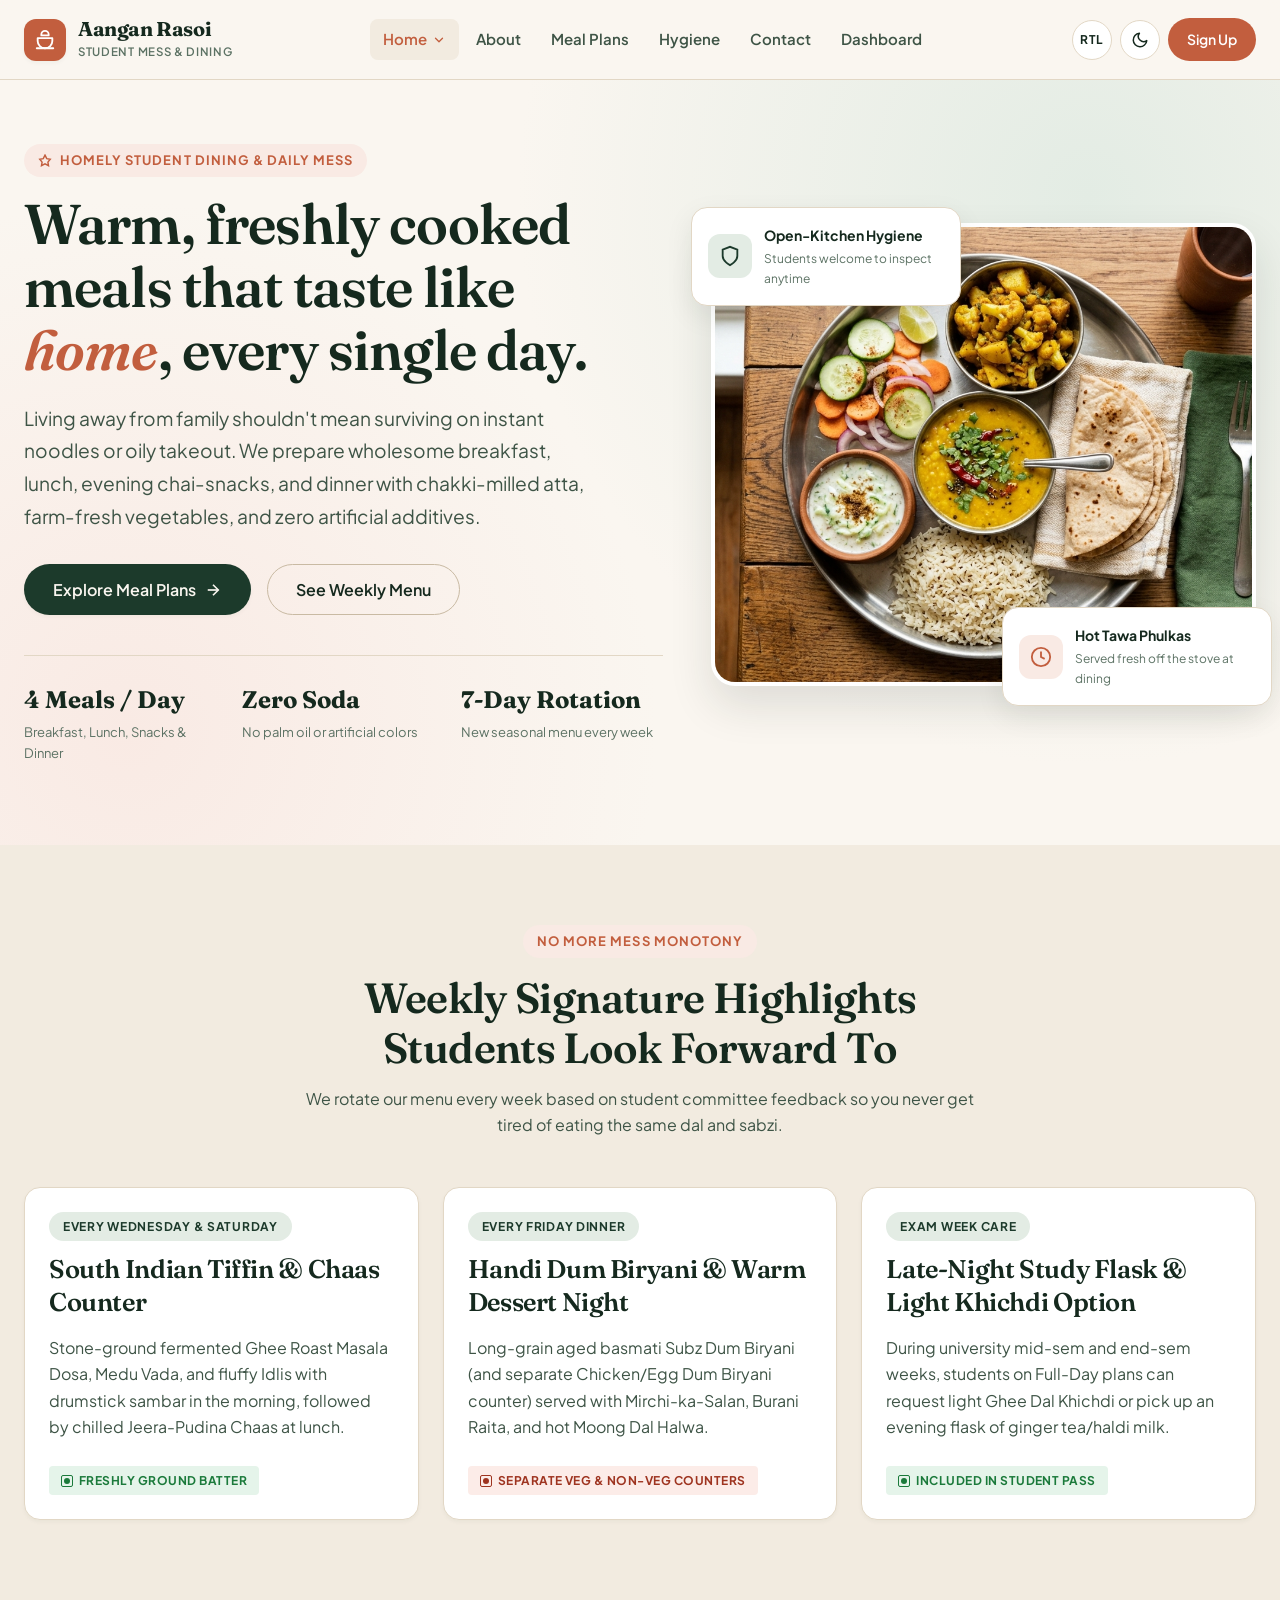
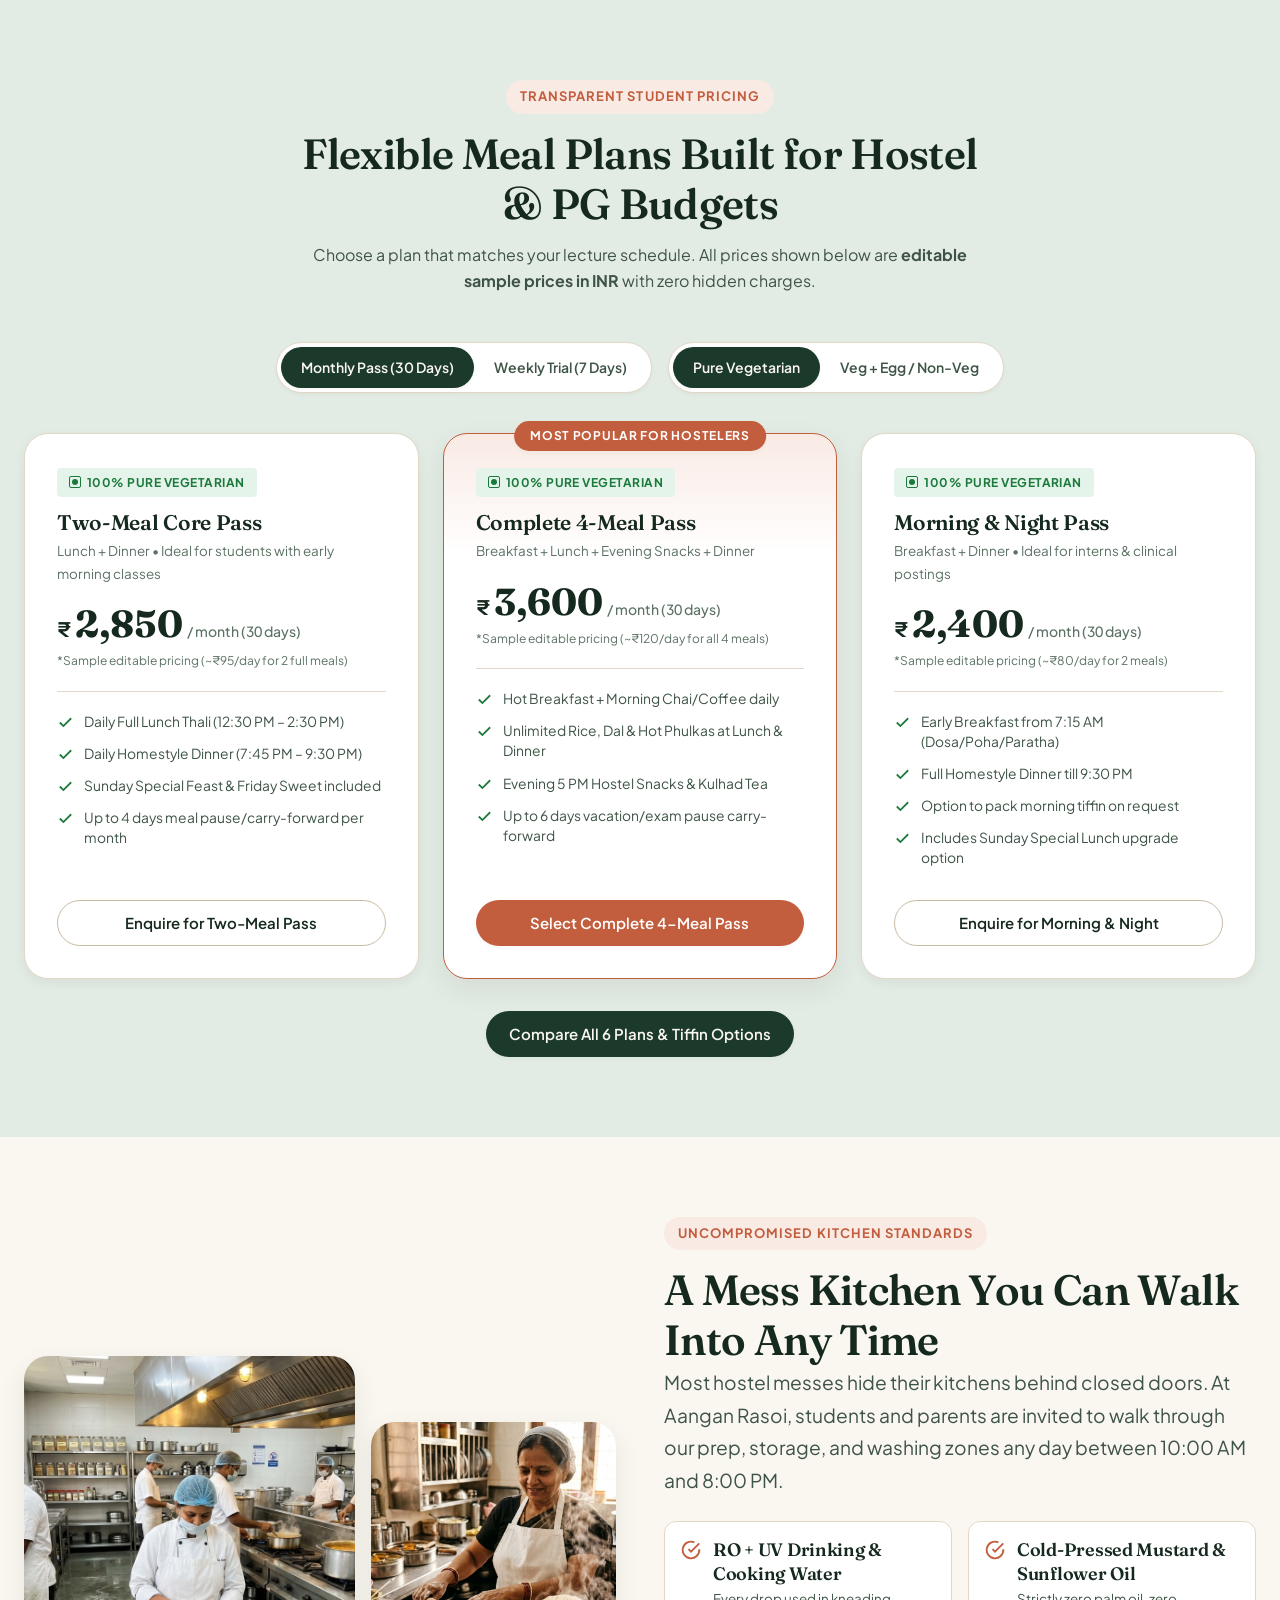
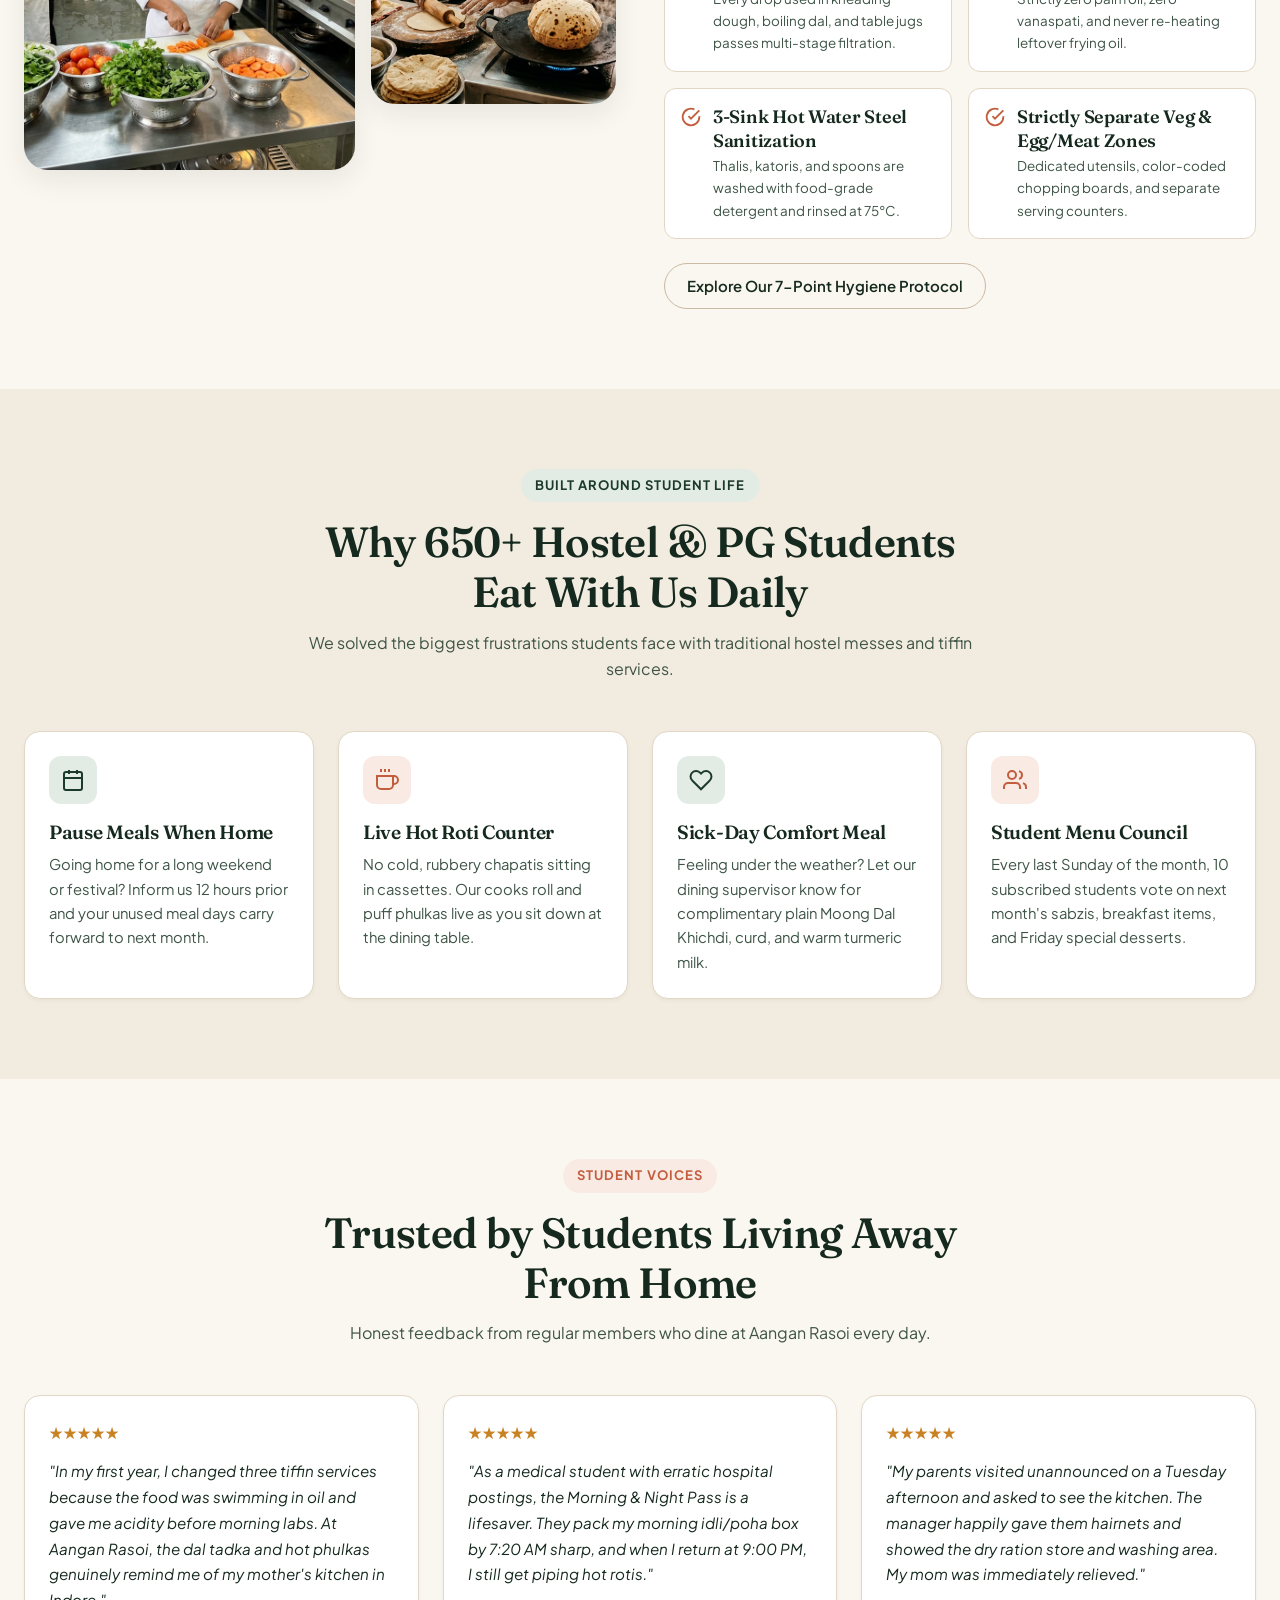
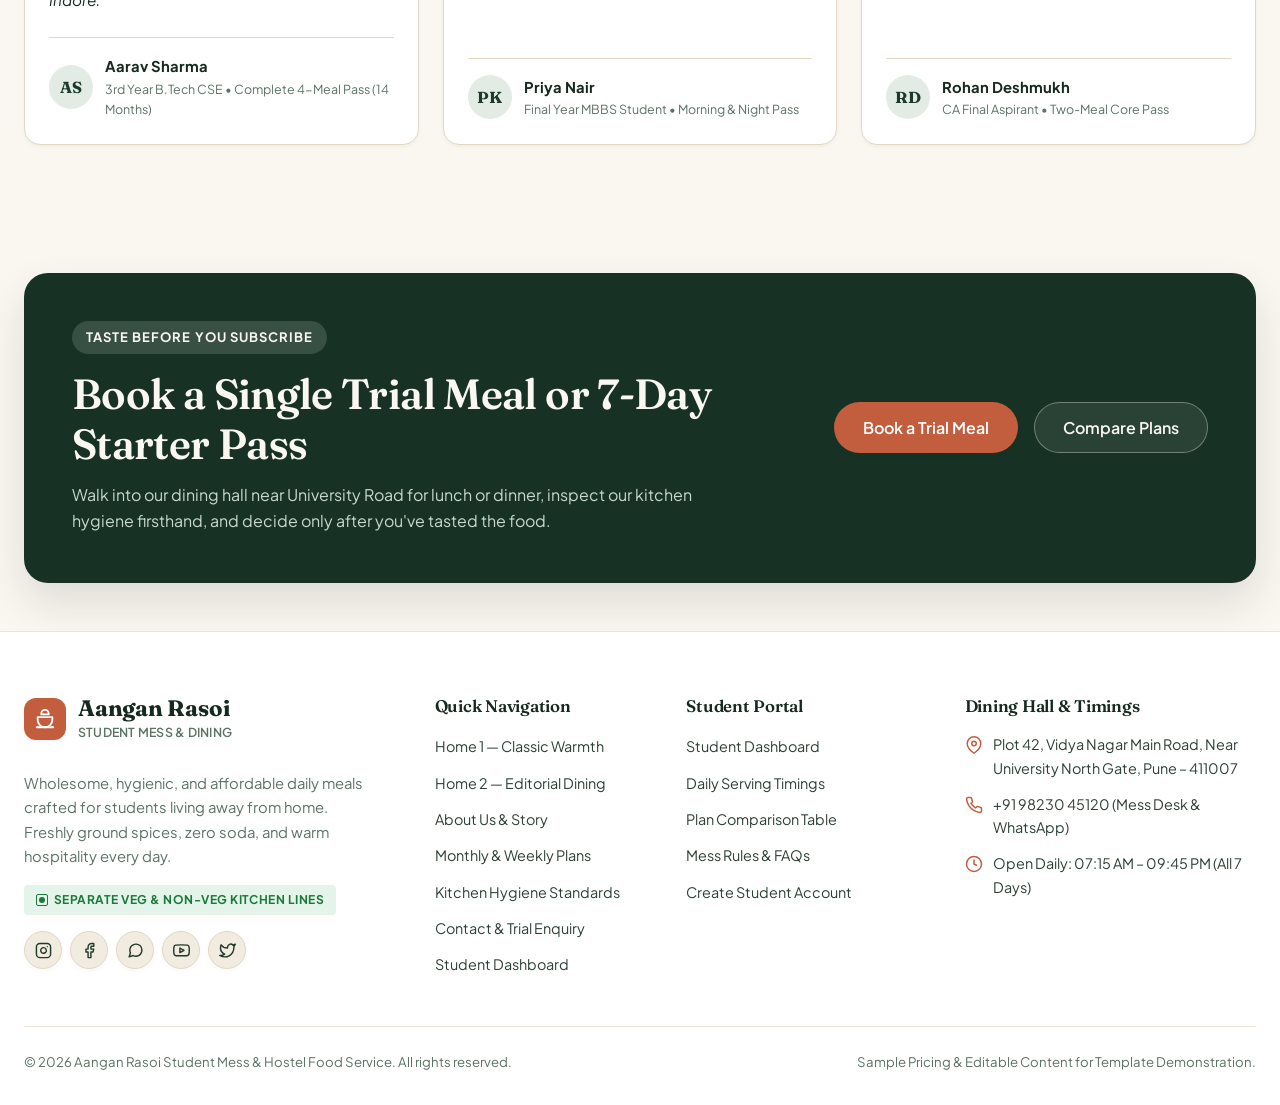
<file: index.html>
<!DOCTYPE html>
<html lang="en" data-theme="light">

<head>
  <meta charset="UTF-8" />
  <meta name="viewport" content="width=device-width, initial-scale=1.0" />
  <title>Aangan Rasoi — Homely Student Mess &amp; Hostel Food Service | Home 1</title>
  <meta name="description"
    content="Freshly prepared, hygienic, homely daily meals for college and hostel students. Transparent monthly and weekly meal plans covering breakfast, lunch, snacks, and dinner." />
  <link rel="icon" type="image/svg+xml" href="assets/images/favicon.svg" />
  <link rel="stylesheet" href="css/styles.css" />
</head>

<body>
  <a href="#main-content" class="skip-link">Skip to main content</a>

  <!-- ======================= STICKY NAVBAR ======================= -->
  <header class="site-header">
    <div class="container navbar">
      <a href="index.html" class="brand-logo" aria-label="Aangan Rasoi Home">
        <span class="brand-mark" aria-hidden="true">
          <svg width="22" height="22" viewBox="0 0 24 24" fill="none" stroke="currentColor" stroke-width="2"
            stroke-linecap="round" stroke-linejoin="round">
            <path d="M12 2a4 4 0 0 1 4 4v1H8V6a4 4 0 0 1 4-4z" />
            <path d="M4 10h16v3a8 8 0 0 1-16 0v-3z" />
            <path d="M3 21h18" />
          </svg>
        </span>
        <span class="brand-text">
          <span class="brand-name">Aangan Rasoi</span>
          <span class="brand-tagline">Student Mess &amp; Dining</span>
        </span>
      </a>

      <nav aria-label="Primary Navigation">
        <ul class="nav-menu" id="primary-nav-menu">
          <li class="nav-item dropdown">
            <button type="button" class="nav-link dropdown-toggle active" aria-expanded="false" aria-haspopup="true">
              <span>Home</span>
              <svg class="dropdown-chevron" viewBox="0 0 24 24" fill="none" stroke="currentColor" stroke-width="2.2"
                stroke-linecap="round" stroke-linejoin="round" aria-hidden="true">
                <polyline points="6 9 12 15 18 9"></polyline>
              </svg>
            </button>
            <div class="dropdown-menu" role="menu">
              <a href="index.html" class="dropdown-item active" role="menuitem">
                <span class="dropdown-item-title">Home 1 — Classic Homely</span>
                <span class="dropdown-item-desc">Warm hospitality &amp; full mess experience</span>
              </a>
              <a href="home-2.html" class="dropdown-item" role="menuitem">
                <span class="dropdown-item-title">Home 2 — Editorial Dining</span>
                <span class="dropdown-item-desc">Menu-first showcase &amp; kitchen story</span>
              </a>
            </div>
          </li>
          <li class="nav-item">
            <a href="about.html" class="nav-link">About</a>
          </li>
          <li class="nav-item">
            <a href="meal-plans.html" class="nav-link">Meal Plans</a>
          </li>
          <li class="nav-item">
            <a href="hygiene.html" class="nav-link">Hygiene</a>
          </li>
          <li class="nav-item">
            <a href="contact.html" class="nav-link">Contact</a>
          </li>
          <li class="nav-item">
            <a href="dashboard.html" class="nav-link">Dashboard</a>
          </li>

          <!-- Mobile Drawer Footer Actions -->
          <li class="mobile-nav-footer">
            <a href="signup.html" class="btn btn-terracotta btn-full">Sign Up</a>
          </li>
        </ul>
      </nav>

      <div class="nav-actions">
        <!-- RTL Toggle Button: Same style as theme button, ONLY "RTL" text inside -->
        <button type="button" class="rtl-toggle" id="rtl-toggle" aria-label="Toggle RTL direction"
          title="Toggle RTL direction">RTL</button>

        <!-- Theme Toggle Button -->
        <button type="button" class="theme-toggle" aria-label="Switch to dark mode" title="Toggle Light/Dark Theme">
          <svg class="icon-moon" viewBox="0 0 24 24" fill="none" stroke="currentColor" stroke-width="2"
            stroke-linecap="round" stroke-linejoin="round" aria-hidden="true">
            <path d="M21 12.79A9 9 0 1 1 11.21 3 7 7 0 0 0 21 12.79z"></path>
          </svg>
          <svg class="icon-sun" viewBox="0 0 24 24" fill="none" stroke="currentColor" stroke-width="2"
            stroke-linecap="round" stroke-linejoin="round" aria-hidden="true">
            <circle cx="12" cy="12" r="5"></circle>
            <line x1="12" y1="1" x2="12" y2="3"></line>
            <line x1="12" y1="21" x2="12" y2="23"></line>
            <line x1="4.22" y1="4.22" x2="5.64" y2="5.64"></line>
            <line x1="18.36" y1="18.36" x2="19.78" y2="19.78"></line>
            <line x1="1" y1="12" x2="3" y2="12"></line>
            <line x1="21" y1="12" x2="23" y2="12"></line>
            <line x1="4.22" y1="19.78" x2="5.64" y2="18.36"></line>
            <line x1="18.36" y1="5.64" x2="19.78" y2="4.22"></line>
          </svg>
        </button>

        <a href="signup.html" class="nav-signup-btn nav-signup-desktop">Sign Up</a>

        <button type="button" class="mobile-menu-toggle" aria-expanded="false" aria-controls="primary-nav-menu"
          aria-label="Toggle Navigation Menu">
          <svg class="icon-menu" viewBox="0 0 24 24" fill="none" stroke="currentColor" stroke-width="2.2"
            stroke-linecap="round" stroke-linejoin="round" aria-hidden="true">
            <line x1="3" y1="6" x2="21" y2="6"></line>
            <line x1="3" y1="12" x2="21" y2="12"></line>
            <line x1="3" y1="18" x2="21" y2="18"></line>
          </svg>
          <svg class="icon-close" viewBox="0 0 24 24" fill="none" stroke="currentColor" stroke-width="2.2"
            stroke-linecap="round" stroke-linejoin="round" aria-hidden="true">
            <line x1="18" y1="6" x2="6" y2="18"></line>
            <line x1="6" y1="6" x2="18" y2="18"></line>
          </svg>
        </button>
      </div>
    </div>
  </header>

  <main id="main-content">
    <!-- ======================= HERO SECTION ======================= -->
    <section class="hero-home-1">
      <div class="container hero-grid">
        <div class="hero-content">
          <span class="eyebrow">
            <svg width="14" height="14" viewBox="0 0 24 24" fill="none" stroke="currentColor" stroke-width="2.5"
              aria-hidden="true">
              <path d="M12 2L15 8L21 9L17 14L18 20L12 17L6 20L7 14L3 9L9 8L12 2Z" />
            </svg>
            Homely Student Dining &amp; Daily Mess
          </span>
          <h1>Warm, freshly cooked meals that taste like <em>home</em>, every single day.</h1>
          <p class="lead">
            Living away from family shouldn't mean surviving on instant noodles or oily takeout. We prepare wholesome
            breakfast, lunch, evening chai-snacks, and dinner with chakki-milled atta, farm-fresh vegetables, and zero
            artificial additives.
          </p>
          <div class="hero-cta-group">
            <a href="meal-plans.html" class="btn btn-primary btn-lg">
              Explore Meal Plans
              <svg width="18" height="18" viewBox="0 0 24 24" fill="none" stroke="currentColor" stroke-width="2.2"
                aria-hidden="true">
                <line x1="5" y1="12" x2="19" y2="12"></line>
                <polyline points="12 5 19 12 12 19"></polyline>
              </svg>
            </a>
            <a href="home-2.html#weekly-matrix" class="btn btn-outline btn-lg">See Weekly Menu</a>
          </div>

          <div class="hero-trust-strip">
            <div class="trust-stat">
              <span class="trust-stat-val tabular-nums">4 Meals / Day</span>
              <span class="trust-stat-label">Breakfast, Lunch, Snacks &amp; Dinner</span>
            </div>
            <div class="trust-stat">
              <span class="trust-stat-val">Zero Soda</span>
              <span class="trust-stat-label">No palm oil or artificial colors</span>
            </div>
            <div class="trust-stat">
              <span class="trust-stat-val tabular-nums">7-Day Rotation</span>
              <span class="trust-stat-label">New seasonal menu every week</span>
            </div>
          </div>
        </div>

        <div class="hero-visual">
          <div class="hero-image-frame">
            <img src="assets/images/hero-thali.jpg"
              alt="Freshly prepared Indian student mess lunch thali with yellow dal tadka, aloo gobi, jeera rice, hot phulkas, salad and raita"
              width="800" height="680" />
          </div>

          <div class="hero-floating-card top-left">
            <div class="floating-icon">
              <svg width="22" height="22" viewBox="0 0 24 24" fill="none" stroke="currentColor" stroke-width="2"
                aria-hidden="true">
                <path d="M12 22s8-4 8-10V5l-8-3-8 3v7c0 6 8 10 8 10z"></path>
              </svg>
            </div>
            <div>
              <div class="floating-card-title">Open-Kitchen Hygiene</div>
              <div class="floating-card-sub">Students welcome to inspect anytime</div>
            </div>
          </div>

          <div class="hero-floating-card bottom-right">
            <div class="floating-icon terracotta">
              <svg width="22" height="22" viewBox="0 0 24 24" fill="none" stroke="currentColor" stroke-width="2"
                aria-hidden="true">
                <circle cx="12" cy="12" r="10"></circle>
                <polyline points="12 6 12 12 16 14"></polyline>
              </svg>
            </div>
            <div>
              <div class="floating-card-title">Hot Tawa Phulkas</div>
              <div class="floating-card-sub">Served fresh off the stove at dining</div>
            </div>
          </div>
        </div>
      </div>
    </section>

    <!-- ======================= WEEKLY MEAL HIGHLIGHTS ======================= -->
    <section id="weekly-highlights" class="section bg-secondary">
      <div class="container">
        <div class="section-header center">
          <span class="eyebrow">No More Mess Monotony</span>
          <h2>Weekly Signature Highlights Students Look Forward To</h2>
          <p>We rotate our menu every week based on student committee feedback so you never get tired of eating the same
            dal and sabzi.</p>
        </div>

        <div class="weekly-highlights-grid">
          <div class="highlight-card">
            <span class="highlight-day-badge">Every Wednesday &amp; Saturday</span>
            <h3>South Indian Tiffin &amp; Chaas Counter</h3>
            <p>Stone-ground fermented Ghee Roast Masala Dosa, Medu Vada, and fluffy Idlis with drumstick sambar in the
              morning, followed by chilled Jeera-Pudina Chaas at lunch.</p>
            <div style="margin-top: auto; padding-top: var(--space-3);">
              <span class="diet-badge diet-badge-veg"><span class="fssai-dot"></span> Freshly Ground Batter</span>
            </div>
          </div>

          <div class="highlight-card">
            <span class="highlight-day-badge">Every Friday Dinner</span>
            <h3>Handi Dum Biryani &amp; Warm Dessert Night</h3>
            <p>Long-grain aged basmati Subz Dum Biryani (and separate Chicken/Egg Dum Biryani counter) served with
              Mirchi-ka-Salan, Burani Raita, and hot Moong Dal Halwa.</p>
            <div style="margin-top: auto; padding-top: var(--space-3);">
              <span class="diet-badge diet-badge-nonveg"><span class="fssai-dot"></span> Separate Veg &amp; Non-Veg
                Counters</span>
            </div>
          </div>

          <div class="highlight-card">
            <span class="highlight-day-badge">Exam Week Care</span>
            <h3>Late-Night Study Flask &amp; Light Khichdi Option</h3>
            <p>During university mid-sem and end-sem weeks, students on Full-Day plans can request light Ghee Dal
              Khichdi or pick up an evening flask of ginger tea/haldi milk.</p>
            <div style="margin-top: auto; padding-top: var(--space-3);">
              <span class="diet-badge diet-badge-veg"><span class="fssai-dot"></span> Included in Student Pass</span>
            </div>
          </div>
        </div>
      </div>
    </section>

    <!-- ======================= MEAL PLAN PREVIEW ======================= -->
    <section class="section bg-sage">
      <div class="container">
        <div class="section-header center">
          <span class="eyebrow">Transparent Student Pricing</span>
          <h2>Flexible Meal Plans Built for Hostel &amp; PG Budgets</h2>
          <p>Choose a plan that matches your lecture schedule. All prices shown below are <strong>editable sample prices
              in INR</strong> with zero hidden charges.</p>
        </div>

        <div class="plan-controls-bar">
          <div class="segmented-control" role="group" aria-label="Billing Cycle">
            <button type="button" class="segment-btn active" data-billing-cycle="monthly">Monthly Pass (30
              Days)</button>
            <button type="button" class="segment-btn" data-billing-cycle="weekly">Weekly Trial (7 Days)</button>
          </div>
          <div class="segmented-control" role="group" aria-label="Dietary Preference">
            <button type="button" class="segment-btn active" data-diet-filter="veg">Pure Vegetarian</button>
            <button type="button" class="segment-btn" data-diet-filter="nonveg">Veg + Egg / Non-Veg</button>
          </div>
        </div>

        <div class="pricing-grid">
          <!-- Plan 1: Lunch & Dinner -->
          <div class="pricing-card" data-plan-card="lunch-dinner" data-price-monthly-veg="2,850"
            data-price-monthly-nonveg="3,250" data-price-weekly-veg="750" data-price-weekly-nonveg="880">
            <div style="margin-bottom: var(--space-3);">
              <span class="diet-badge diet-badge-veg" data-plan-diet-badge><span class="fssai-dot"></span> 100% Pure
                Vegetarian</span>
            </div>
            <h3 class="plan-name">Two-Meal Core Pass</h3>
            <p class="plan-Best-for">Lunch + Dinner • Ideal for students with early morning classes</p>
            <div class="plan-price-block">
              <div class="plan-price">
                <span class="price-currency">₹</span>
                <span class="price-amount">2,850</span>
                <span class="price-period">/ month (30 days)</span>
              </div>
              <span class="price-sample-note">*Sample editable pricing (~₹95/day for 2 full meals)</span>
            </div>
            <ul class="plan-features">
              <li>
                <svg viewBox="0 0 24 24" fill="none" stroke="currentColor" stroke-width="2.5">
                  <polyline points="20 6 9 17 4 12"></polyline>
                </svg>
                <span>Daily Full Lunch Thali (12:30 PM – 2:30 PM)</span>
              </li>
              <li>
                <svg viewBox="0 0 24 24" fill="none" stroke="currentColor" stroke-width="2.5">
                  <polyline points="20 6 9 17 4 12"></polyline>
                </svg>
                <span>Daily Homestyle Dinner (7:45 PM – 9:30 PM)</span>
              </li>
              <li>
                <svg viewBox="0 0 24 24" fill="none" stroke="currentColor" stroke-width="2.5">
                  <polyline points="20 6 9 17 4 12"></polyline>
                </svg>
                <span>Sunday Special Feast &amp; Friday Sweet included</span>
              </li>
              <li>
                <svg viewBox="0 0 24 24" fill="none" stroke="currentColor" stroke-width="2.5">
                  <polyline points="20 6 9 17 4 12"></polyline>
                </svg>
                <span>Up to 4 days meal pause/carry-forward per month</span>
              </li>
            </ul>
            <a href="contact.html?plan=lunch-dinner&amp;cycle=monthly&amp;diet=veg#enquiry-form"
              class="btn btn-outline btn-full" data-plan-cta>Enquire for Two-Meal Pass</a>
          </div>

          <!-- Plan 2: Full-Day 4 Meals (Featured) -->
          <div class="pricing-card featured" data-plan-card="full-day-all" data-price-monthly-veg="3,600"
            data-price-monthly-nonveg="4,100" data-price-weekly-veg="950" data-price-weekly-nonveg="1,100">
            <span class="popular-ribbon">Most Popular for Hostelers</span>
            <div style="margin-bottom: var(--space-3);">
              <span class="diet-badge diet-badge-veg" data-plan-diet-badge><span class="fssai-dot"></span> 100% Pure
                Vegetarian</span>
            </div>
            <h3 class="plan-name">Complete 4-Meal Pass</h3>
            <p class="plan-Best-for">Breakfast + Lunch + Evening Snacks + Dinner</p>
            <div class="plan-price-block">
              <div class="plan-price">
                <span class="price-currency">₹</span>
                <span class="price-amount">3,600</span>
                <span class="price-period">/ month (30 days)</span>
              </div>
              <span class="price-sample-note">*Sample editable pricing (~₹120/day for all 4 meals)</span>
            </div>
            <ul class="plan-features">
              <li>
                <svg viewBox="0 0 24 24" fill="none" stroke="currentColor" stroke-width="2.5">
                  <polyline points="20 6 9 17 4 12"></polyline>
                </svg>
                <span>Hot Breakfast + Morning Chai/Coffee daily</span>
              </li>
              <li>
                <svg viewBox="0 0 24 24" fill="none" stroke="currentColor" stroke-width="2.5">
                  <polyline points="20 6 9 17 4 12"></polyline>
                </svg>
                <span>Unlimited Rice, Dal &amp; Hot Phulkas at Lunch &amp; Dinner</span>
              </li>
              <li>
                <svg viewBox="0 0 24 24" fill="none" stroke="currentColor" stroke-width="2.5">
                  <polyline points="20 6 9 17 4 12"></polyline>
                </svg>
                <span>Evening 5 PM Hostel Snacks &amp; Kulhad Tea</span>
              </li>
              <li>
                <svg viewBox="0 0 24 24" fill="none" stroke="currentColor" stroke-width="2.5">
                  <polyline points="20 6 9 17 4 12"></polyline>
                </svg>
                <span>Up to 6 days vacation/exam pause carry-forward</span>
              </li>
            </ul>
            <a href="contact.html?plan=full-day-all&amp;cycle=monthly&amp;diet=veg#enquiry-form"
              class="btn btn-terracotta btn-full" data-plan-cta>Select Complete 4-Meal Pass</a>
          </div>

          <!-- Plan 3: Breakfast + Dinner (Day Scholar / Intern) -->
          <div class="pricing-card" data-plan-card="breakfast-dinner" data-price-monthly-veg="2,400"
            data-price-monthly-nonveg="2,750" data-price-weekly-veg="650" data-price-weekly-nonveg="760">
            <div style="margin-bottom: var(--space-3);">
              <span class="diet-badge diet-badge-veg" data-plan-diet-badge><span class="fssai-dot"></span> 100% Pure
                Vegetarian</span>
            </div>
            <h3 class="plan-name">Morning &amp; Night Pass</h3>
            <p class="plan-Best-for">Breakfast + Dinner • Ideal for interns &amp; clinical postings</p>
            <div class="plan-price-block">
              <div class="plan-price">
                <span class="price-currency">₹</span>
                <span class="price-amount">2,400</span>
                <span class="price-period">/ month (30 days)</span>
              </div>
              <span class="price-sample-note">*Sample editable pricing (~₹80/day for 2 meals)</span>
            </div>
            <ul class="plan-features">
              <li>
                <svg viewBox="0 0 24 24" fill="none" stroke="currentColor" stroke-width="2.5">
                  <polyline points="20 6 9 17 4 12"></polyline>
                </svg>
                <span>Early Breakfast from 7:15 AM (Dosa/Poha/Paratha)</span>
              </li>
              <li>
                <svg viewBox="0 0 24 24" fill="none" stroke="currentColor" stroke-width="2.5">
                  <polyline points="20 6 9 17 4 12"></polyline>
                </svg>
                <span>Full Homestyle Dinner till 9:30 PM</span>
              </li>
              <li>
                <svg viewBox="0 0 24 24" fill="none" stroke="currentColor" stroke-width="2.5">
                  <polyline points="20 6 9 17 4 12"></polyline>
                </svg>
                <span>Option to pack morning tiffin on request</span>
              </li>
              <li>
                <svg viewBox="0 0 24 24" fill="none" stroke="currentColor" stroke-width="2.5">
                  <polyline points="20 6 9 17 4 12"></polyline>
                </svg>
                <span>Includes Sunday Special Lunch upgrade option</span>
              </li>
            </ul>
            <a href="contact.html?plan=breakfast-dinner&amp;cycle=monthly&amp;diet=veg#enquiry-form"
              class="btn btn-outline btn-full" data-plan-cta>Enquire for Morning &amp; Night</a>
          </div>
        </div>

        <div style="text-align: center; margin-top: var(--space-8);">
          <a href="meal-plans.html" class="btn btn-primary">Compare All 6 Plans &amp; Tiffin Options</a>
        </div>
      </div>
    </section>

    <!-- ======================= HYGIENE & FOOD QUALITY SHOWCASE ======================= -->
    <section class="section">
      <div class="container split-section">
        <div class="split-visual-collage">
          <div class="collage-img-main">
            <img src="assets/images/kitchen-hygiene-prep.jpg"
              alt="Spotless commercial hostel mess kitchen with cooks in clean white aprons and hairnets preparing fresh vegetables"
              width="500" height="625" loading="lazy" />
          </div>
          <div class="collage-img-secondary">
            <img src="assets/images/mess-kitchen-roti.jpg"
              alt="Homestyle mess cook puffing fresh whole-wheat rotis on an iron tawa" width="420" height="480"
              loading="lazy" />
          </div>
        </div>

        <div>
          <span class="eyebrow">Uncompromised Kitchen Standards</span>
          <h2>A Mess Kitchen You Can Walk Into Any Time</h2>
          <p class="lead">
            Most hostel messes hide their kitchens behind closed doors. At Aangan Rasoi, students and parents are
            invited to walk through our prep, storage, and washing zones any day between 10:00 AM and 8:00 PM.
          </p>

          <div class="checklist-grid">
            <div class="checklist-item">
              <svg viewBox="0 0 24 24" fill="none" stroke="currentColor" stroke-width="2.2">
                <path d="M22 11.08V12a10 10 0 1 1-5.93-9.14"></path>
                <polyline points="22 4 12 14.01 9 11.01"></polyline>
              </svg>
              <div>
                <h4>RO + UV Drinking &amp; Cooking Water</h4>
                <p style="font-size: 0.84rem;">Every drop used in kneading dough, boiling dal, and table jugs passes
                  multi-stage filtration.</p>
              </div>
            </div>
            <div class="checklist-item">
              <svg viewBox="0 0 24 24" fill="none" stroke="currentColor" stroke-width="2.2">
                <path d="M22 11.08V12a10 10 0 1 1-5.93-9.14"></path>
                <polyline points="22 4 12 14.01 9 11.01"></polyline>
              </svg>
              <div>
                <h4>Cold-Pressed Mustard &amp; Sunflower Oil</h4>
                <p style="font-size: 0.84rem;">Strictly zero palm oil, zero vanaspati, and never re-heating leftover
                  frying oil.</p>
              </div>
            </div>
            <div class="checklist-item">
              <svg viewBox="0 0 24 24" fill="none" stroke="currentColor" stroke-width="2.2">
                <path d="M22 11.08V12a10 10 0 1 1-5.93-9.14"></path>
                <polyline points="22 4 12 14.01 9 11.01"></polyline>
              </svg>
              <div>
                <h4>3-Sink Hot Water Steel Sanitization</h4>
                <p style="font-size: 0.84rem;">Thalis, katoris, and spoons are washed with food-grade detergent and
                  rinsed at 75°C.</p>
              </div>
            </div>
            <div class="checklist-item">
              <svg viewBox="0 0 24 24" fill="none" stroke="currentColor" stroke-width="2.2">
                <path d="M22 11.08V12a10 10 0 1 1-5.93-9.14"></path>
                <polyline points="22 4 12 14.01 9 11.01"></polyline>
              </svg>
              <div>
                <h4>Strictly Separate Veg &amp; Egg/Meat Zones</h4>
                <p style="font-size: 0.84rem;">Dedicated utensils, color-coded chopping boards, and separate serving
                  counters.</p>
              </div>
            </div>
          </div>

          <a href="hygiene.html" class="btn btn-outline">Explore Our 7-Point Hygiene Protocol</a>
        </div>
      </div>
    </section>

    <!-- ======================= WHY STUDENTS CHOOSE US ======================= -->
    <section class="section bg-secondary">
      <div class="container">
        <div class="section-header center">
          <span class="eyebrow eyebrow-sage">Built Around Student Life</span>
          <h2>Why 650+ Hostel &amp; PG Students Eat With Us Daily</h2>
          <p>We solved the biggest frustrations students face with traditional hostel messes and tiffin services.</p>
        </div>

        <div class="features-grid-4">
          <div class="feature-card">
            <div class="feature-icon">
              <svg width="24" height="24" viewBox="0 0 24 24" fill="none" stroke="currentColor" stroke-width="2">
                <rect x="3" y="4" width="18" height="18" rx="2" ry="2"></rect>
                <line x1="16" y1="2" x2="16" y2="6"></line>
                <line x1="8" y1="2" x2="8" y2="6"></line>
                <line x1="3" y1="10" x2="21" y2="10"></line>
              </svg>
            </div>
            <h3>Pause Meals When Home</h3>
            <p>Going home for a long weekend or festival? Inform us 12 hours prior and your unused meal days carry
              forward to next month.</p>
          </div>

          <div class="feature-card">
            <div class="feature-icon terracotta">
              <svg width="24" height="24" viewBox="0 0 24 24" fill="none" stroke="currentColor" stroke-width="2">
                <path d="M18 8h1a4 4 0 0 1 0 8h-1"></path>
                <path d="M2 8h16v9a4 4 0 0 1-4 4H6a4 4 0 0 1-4-4V8z"></path>
                <line x1="6" y1="1" x2="6" y2="4"></line>
                <line x1="10" y1="1" x2="10" y2="4"></line>
                <line x1="14" y1="1" x2="14" y2="4"></line>
              </svg>
            </div>
            <h3>Live Hot Roti Counter</h3>
            <p>No cold, rubbery chapatis sitting in cassettes. Our cooks roll and puff phulkas live as you sit down at
              the dining table.</p>
          </div>

          <div class="feature-card">
            <div class="feature-icon">
              <svg width="24" height="24" viewBox="0 0 24 24" fill="none" stroke="currentColor" stroke-width="2">
                <path
                  d="M20.84 4.61a5.5 5.5 0 0 0-7.78 0L12 5.67l-1.06-1.06a5.5 5.5 0 0 0-7.78 7.78l1.06 1.06L12 21.23l7.78-7.78 1.06-1.06a5.5 5.5 0 0 0 0-7.78z">
                </path>
              </svg>
            </div>
            <h3>Sick-Day Comfort Meal</h3>
            <p>Feeling under the weather? Let our dining supervisor know for complimentary plain Moong Dal Khichdi,
              curd, and warm turmeric milk.</p>
          </div>

          <div class="feature-card">
            <div class="feature-icon terracotta">
              <svg width="24" height="24" viewBox="0 0 24 24" fill="none" stroke="currentColor" stroke-width="2">
                <path d="M17 21v-2a4 4 0 0 0-4-4H5a4 4 0 0 0-4 4v2"></path>
                <circle cx="9" cy="7" r="4"></circle>
                <path d="M23 21v-2a4 4 0 0 0-3-3.87"></path>
                <path d="M16 3.13a4 4 0 0 1 0 7.75"></path>
              </svg>
            </div>
            <h3>Student Menu Council</h3>
            <p>Every last Sunday of the month, 10 subscribed students vote on next month's sabzis, breakfast items, and
              Friday special desserts.</p>
          </div>
        </div>
      </div>
    </section>

    <!-- ======================= STUDENT TESTIMONIALS ======================= -->
    <section class="section">
      <div class="container">
        <div class="section-header center">
          <span class="eyebrow">Student Voices</span>
          <h2>Trusted by Students Living Away From Home</h2>
          <p>Honest feedback from regular members who dine at Aangan Rasoi every day.</p>
        </div>

        <div class="testimonials-grid">
          <article class="testimonial-card">
            <div>
              <div class="stars" aria-label="5 out of 5 stars">★★★★★</div>
              <p class="testimonial-quote">
                "In my first year, I changed three tiffin services because the food was swimming in oil and gave me
                acidity before morning labs. At Aangan Rasoi, the dal tadka and hot phulkas genuinely remind me of my
                mother's kitchen in Indore."
              </p>
            </div>
            <div class="testimonial-author">
              <div class="author-avatar">AS</div>
              <div>
                <div class="author-name">Aarav Sharma</div>
                <div class="author-meta">3rd Year B.Tech CSE • Complete 4-Meal Pass (14 Months)</div>
              </div>
            </div>
          </article>

          <article class="testimonial-card">
            <div>
              <div class="stars" aria-label="5 out of 5 stars">★★★★★</div>
              <p class="testimonial-quote">
                "As a medical student with erratic hospital postings, the Morning &amp; Night Pass is a lifesaver. They
                pack my morning idli/poha box by 7:20 AM sharp, and when I return at 9:00 PM, I still get piping hot
                rotis."
              </p>
            </div>
            <div class="testimonial-author">
              <div class="author-avatar">PK</div>
              <div>
                <div class="author-name">Priya Nair</div>
                <div class="author-meta">Final Year MBBS Student • Morning &amp; Night Pass</div>
              </div>
            </div>
          </article>

          <article class="testimonial-card">
            <div>
              <div class="stars" aria-label="5 out of 5 stars">★★★★★</div>
              <p class="testimonial-quote">
                "My parents visited unannounced on a Tuesday afternoon and asked to see the kitchen. The manager happily
                gave them hairnets and showed the dry ration store and washing area. My mom was immediately relieved."
              </p>
            </div>
            <div class="testimonial-author">
              <div class="author-avatar">RD</div>
              <div>
                <div class="author-name">Rohan Deshmukh</div>
                <div class="author-meta">CA Final Aspirant • Two-Meal Core Pass</div>
              </div>
            </div>
          </article>
        </div>
      </div>
    </section>

    <!-- ======================= CTA BANNER ======================= -->
    <section class="section-sm">
      <div class="container">
        <div class="cta-banner">
          <div>
            <span class="eyebrow" style="background: rgba(255,255,255,0.14); color: #FAF6F0;">Taste Before You
              Subscribe</span>
            <h2>Book a Single Trial Meal or 7-Day Starter Pass</h2>
            <p>Walk into our dining hall near University Road for lunch or dinner, inspect our kitchen hygiene
              firsthand, and decide only after you've tasted the food.</p>
          </div>
          <div class="cta-banner-actions">
            <a href="contact.html#enquiry-form" class="btn btn-terracotta btn-lg">Book a Trial Meal</a>
            <a href="meal-plans.html" class="btn btn-outline-light btn-lg">Compare Plans</a>
          </div>
        </div>
      </div>
    </section>
  </main>

  <!-- ======================= SITE FOOTER ======================= -->
  <footer class="site-footer">
    <div class="container">
      <div class="footer-grid">
        <div class="footer-brand">
          <a href="index.html" class="brand-logo">
            <span class="brand-mark">
              <svg width="22" height="22" viewBox="0 0 24 24" fill="none" stroke="currentColor" stroke-width="2"
                stroke-linecap="round" stroke-linejoin="round" aria-hidden="true">
                <path d="M12 2a4 4 0 0 1 4 4v1H8V6a4 4 0 0 1 4-4z" />
                <path d="M4 10h16v3a8 8 0 0 1-16 0v-3z" />
                <path d="M3 21h18" />
              </svg>
            </span>
            <span class="brand-text">
              <span class="brand-name">Aangan Rasoi</span>
              <span class="brand-tagline">Student Mess &amp; Dining</span>
            </span>
          </a>
          <p>
            Wholesome, hygienic, and affordable daily meals crafted for students living away from home. Freshly ground
            spices, zero soda, and warm hospitality every day.
          </p>
          <span class="diet-badge diet-badge-veg"><span class="fssai-dot"></span> Separate Veg &amp; Non-Veg Kitchen
            Lines</span>

          <!-- Social Icons with Hover Effect (As Requested) -->
          <div class="footer-social-strip" aria-label="Social media channels">
            <a href="https://instagram.com" target="_blank" rel="noopener noreferrer" class="social-icon-btn"
              aria-label="Follow us on Instagram">
              <svg viewBox="0 0 24 24" fill="none" stroke="currentColor" stroke-width="2" stroke-linecap="round"
                stroke-linejoin="round">
                <rect x="2" y="2" width="20" height="20" rx="5" ry="5"></rect>
                <path d="M16 11.37A4 4 0 1 1 12.63 8 4 4 0 0 1 16 11.37z"></path>
                <line x1="17.5" y1="6.5" x2="17.51" y2="6.5"></line>
              </svg>
            </a>
            <a href="https://facebook.com" target="_blank" rel="noopener noreferrer" class="social-icon-btn"
              aria-label="Follow us on Facebook">
              <svg viewBox="0 0 24 24" fill="none" stroke="currentColor" stroke-width="2" stroke-linecap="round"
                stroke-linejoin="round">
                <path d="M18 2h-3a5 5 0 0 0-5 5v3H7v4h3v8h4v-8h3l1-4h-4V7a1 1 0 0 1 1-1h3z"></path>
              </svg>
            </a>
            <a href="https://whatsapp.com" target="_blank" rel="noopener noreferrer" class="social-icon-btn"
              aria-label="Chat on WhatsApp">
              <svg viewBox="0 0 24 24" fill="none" stroke="currentColor" stroke-width="2" stroke-linecap="round"
                stroke-linejoin="round">
                <path
                  d="M21 11.5a8.38 8.38 0 0 1-.9 3.8 8.5 8.5 0 0 1-7.6 4.7 8.38 8.38 0 0 1-3.8-.9L3 21l1.9-5.7a8.38 8.38 0 0 1-.9-3.8 8.5 8.5 0 0 1 4.7-7.6 8.38 8.38 0 0 1 3.8-.9h.5a8.48 8.48 0 0 1 8 8v.5z">
                </path>
              </svg>
            </a>
            <a href="https://youtube.com" target="_blank" rel="noopener noreferrer" class="social-icon-btn"
              aria-label="Subscribe on YouTube">
              <svg viewBox="0 0 24 24" fill="none" stroke="currentColor" stroke-width="2" stroke-linecap="round"
                stroke-linejoin="round">
                <path
                  d="M22.54 6.42a2.78 2.78 0 0 0-1.94-2C18.88 4 12 4 12 4s-6.88 0-8.6.46a2.78 2.78 0 0 0-1.94 2A29 29 0 0 0 1 11.75a29 29 0 0 0 .46 5.33A2.78 2.78 0 0 0 3.4 19c1.72.46 8.6.46 8.6.46s6.88 0 8.6-.46a2.78 2.78 0 0 0 1.94-2 29 29 0 0 0 .46-5.25 29 29 0 0 0-.46-5.33z">
                </path>
                <polygon points="9.75 15.02 15.5 11.75 9.75 8.48 9.75 15.02"></polygon>
              </svg>
            </a>
            <a href="https://twitter.com" target="_blank" rel="noopener noreferrer" class="social-icon-btn"
              aria-label="Follow us on X Twitter">
              <svg viewBox="0 0 24 24" fill="none" stroke="currentColor" stroke-width="2" stroke-linecap="round"
                stroke-linejoin="round">
                <path
                  d="M23 3a10.9 10.9 0 0 1-3.14 1.53 4.48 4.48 0 0 0-7.86 3v1A10.66 10.66 0 0 1 3 4s-4 9 5 13a11.64 11.64 0 0 1-7 2c9 5 20 0 20-11.5a4.5 4.5 0 0 0-.08-.83A7.72 7.72 0 0 0 23 3z">
                </path>
              </svg>
            </a>
          </div>
        </div>

        <div>
          <h3 class="footer-heading">Quick Navigation</h3>
          <ul class="footer-links">
            <li><a href="index.html">Home 1 — Classic Warmth</a></li>
            <li><a href="home-2.html">Home 2 — Editorial Dining</a></li>
            <li><a href="about.html">About Us &amp; Story</a></li>
            <li><a href="meal-plans.html">Monthly &amp; Weekly Plans</a></li>
            <li><a href="hygiene.html">Kitchen Hygiene Standards</a></li>
            <li><a href="contact.html">Contact &amp; Trial Enquiry</a></li>
            <li><a href="dashboard.html">Student Dashboard</a></li>
          </ul>
        </div>

        <div>
          <h3 class="footer-heading">Student Portal</h3>
          <ul class="footer-links">
            <li><a href="dashboard.html">Student Dashboard</a></li>
            <li><a href="meal-plans.html#serving-schedule">Daily Serving Timings</a></li>
            <li><a href="meal-plans.html#plan-comparison">Plan Comparison Table</a></li>
            <li><a href="meal-plans.html#faq-section">Mess Rules &amp; FAQs</a></li>
            <li><a href="signup.html">Create Student Account</a></li>
          </ul>
        </div>

        <div>
          <h3 class="footer-heading">Dining Hall &amp; Timings</h3>
          <ul class="footer-contact-list">
            <li class="footer-contact-item">
              <svg viewBox="0 0 24 24" fill="none" stroke="currentColor" stroke-width="2">
                <path d="M21 10c0 7-9 13-9 13s-9-6-9-13a9 9 0 0 1 18 0z"></path>
                <circle cx="12" cy="10" r="3"></circle>
              </svg>
              <span>Plot 42, Vidya Nagar Main Road, Near University North Gate, Pune – 411007</span>
            </li>
            <li class="footer-contact-item">
              <svg viewBox="0 0 24 24" fill="none" stroke="currentColor" stroke-width="2">
                <path
                  d="M22 16.92v3a2 2 0 0 1-2.18 2 19.79 19.79 0 0 1-8.63-3.07 19.5 19.5 0 0 1-6-6 19.79 19.79 0 0 1-3.07-8.67A2 2 0 0 1 4.11 2h3a2 2 0 0 1 2 1.72 12.84 12.84 0 0 0 .7 2.81 2 2 0 0 1-.45 2.11L8.09 9.91a16 16 0 0 0 6 6l1.27-1.27a2 2 0 0 1 2.11-.45 12.84 12.84 0 0 0 2.81.7A2 2 0 0 1 22 16.92z">
                </path>
              </svg>
              <span>+91 98230 45120 (Mess Desk &amp; WhatsApp)</span>
            </li>
            <li class="footer-contact-item">
              <svg viewBox="0 0 24 24" fill="none" stroke="currentColor" stroke-width="2">
                <circle cx="12" cy="12" r="10"></circle>
                <polyline points="12 6 12 12 16 14"></polyline>
              </svg>
              <span>Open Daily: 07:15 AM – 09:45 PM (All 7 Days)</span>
            </li>
          </ul>
        </div>
      </div>

      <div class="footer-bottom">
        <span>&copy; 2026 Aangan Rasoi Student Mess &amp; Hostel Food Service. All rights reserved.</span>
        <span>Sample Pricing &amp; Editable Content for Template Demonstration.</span>
      </div>
    </div>
  </footer>

  <!-- Back to Top Floating Button -->
  <button type="button" id="back-to-top" class="back-to-top" aria-label="Back to top" title="Back to top">
    <svg viewBox="0 0 24 24" fill="none" stroke="currentColor" stroke-width="2.5" stroke-linecap="round" stroke-linejoin="round" aria-hidden="true">
      <polyline points="18 15 12 9 6 15"></polyline>
    </svg>
  </button>

  <script src="js/main.js"></script>
</body>

</html>
</file>
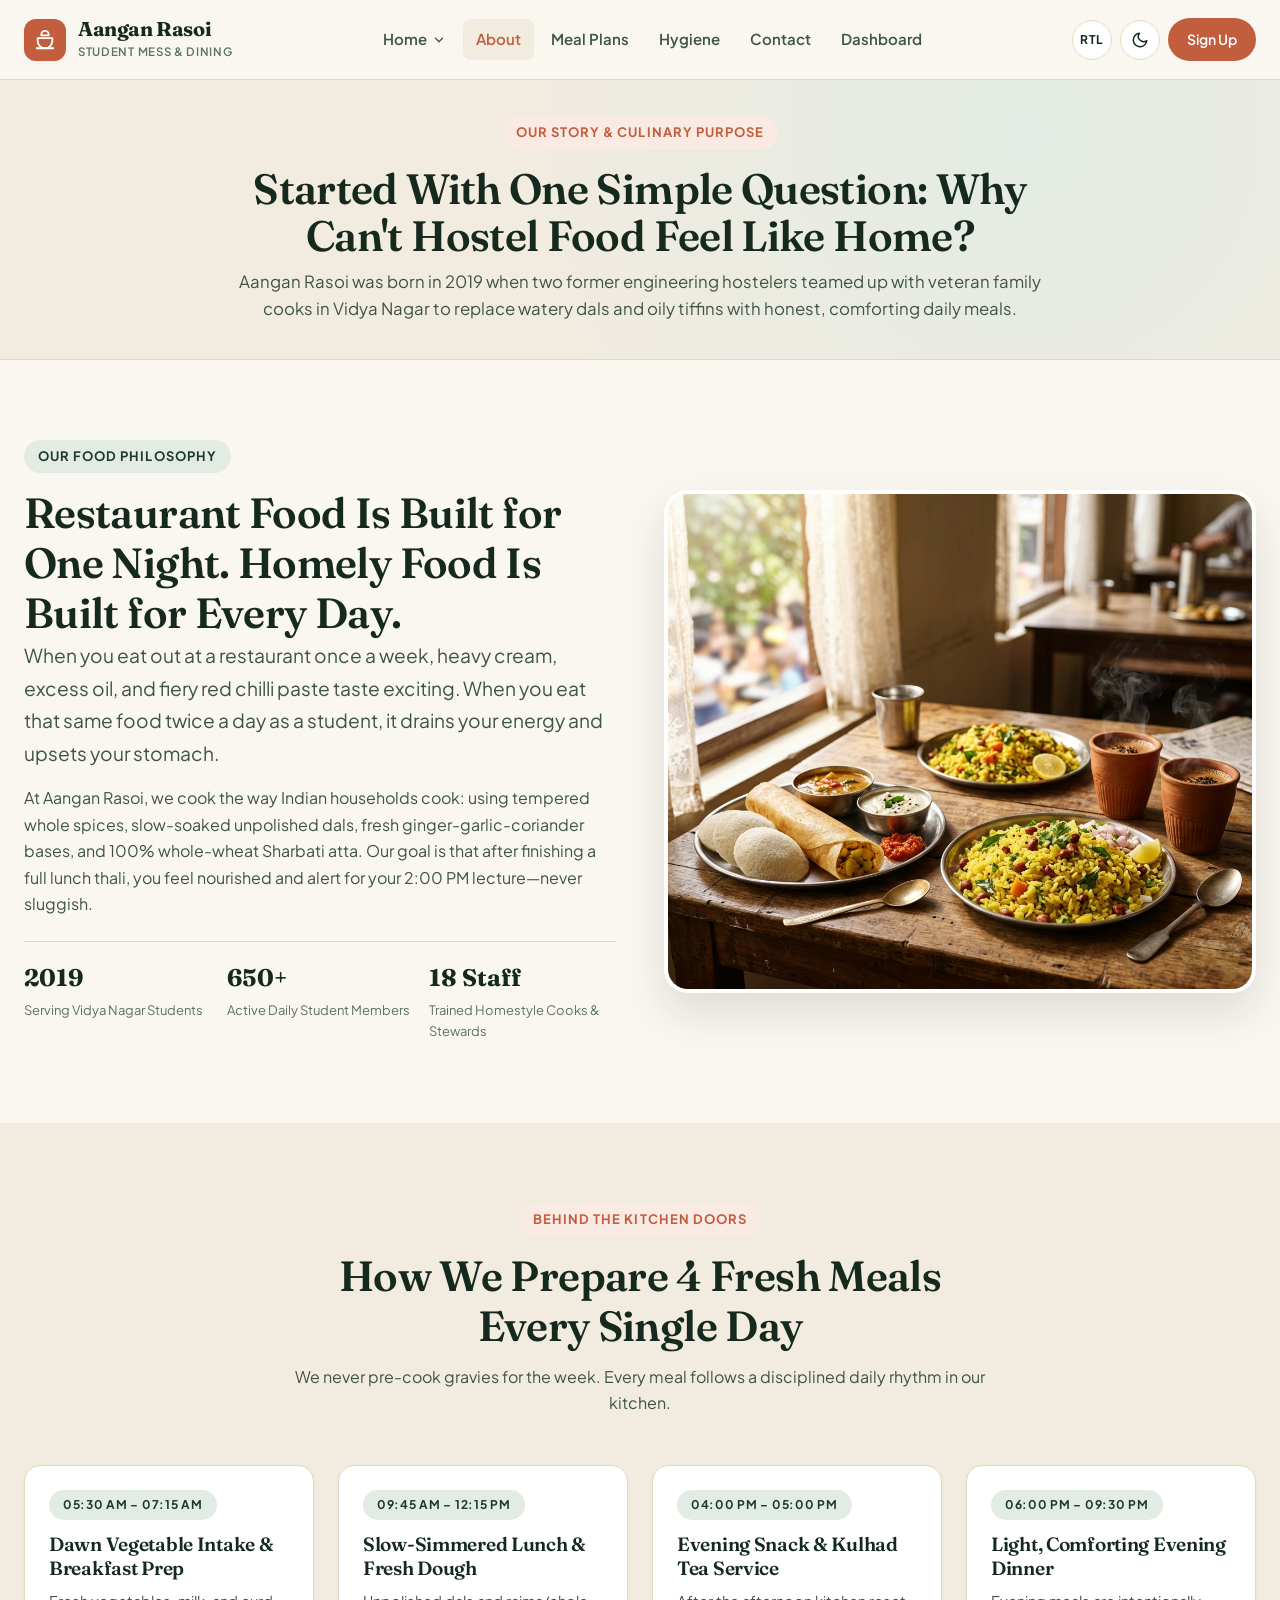
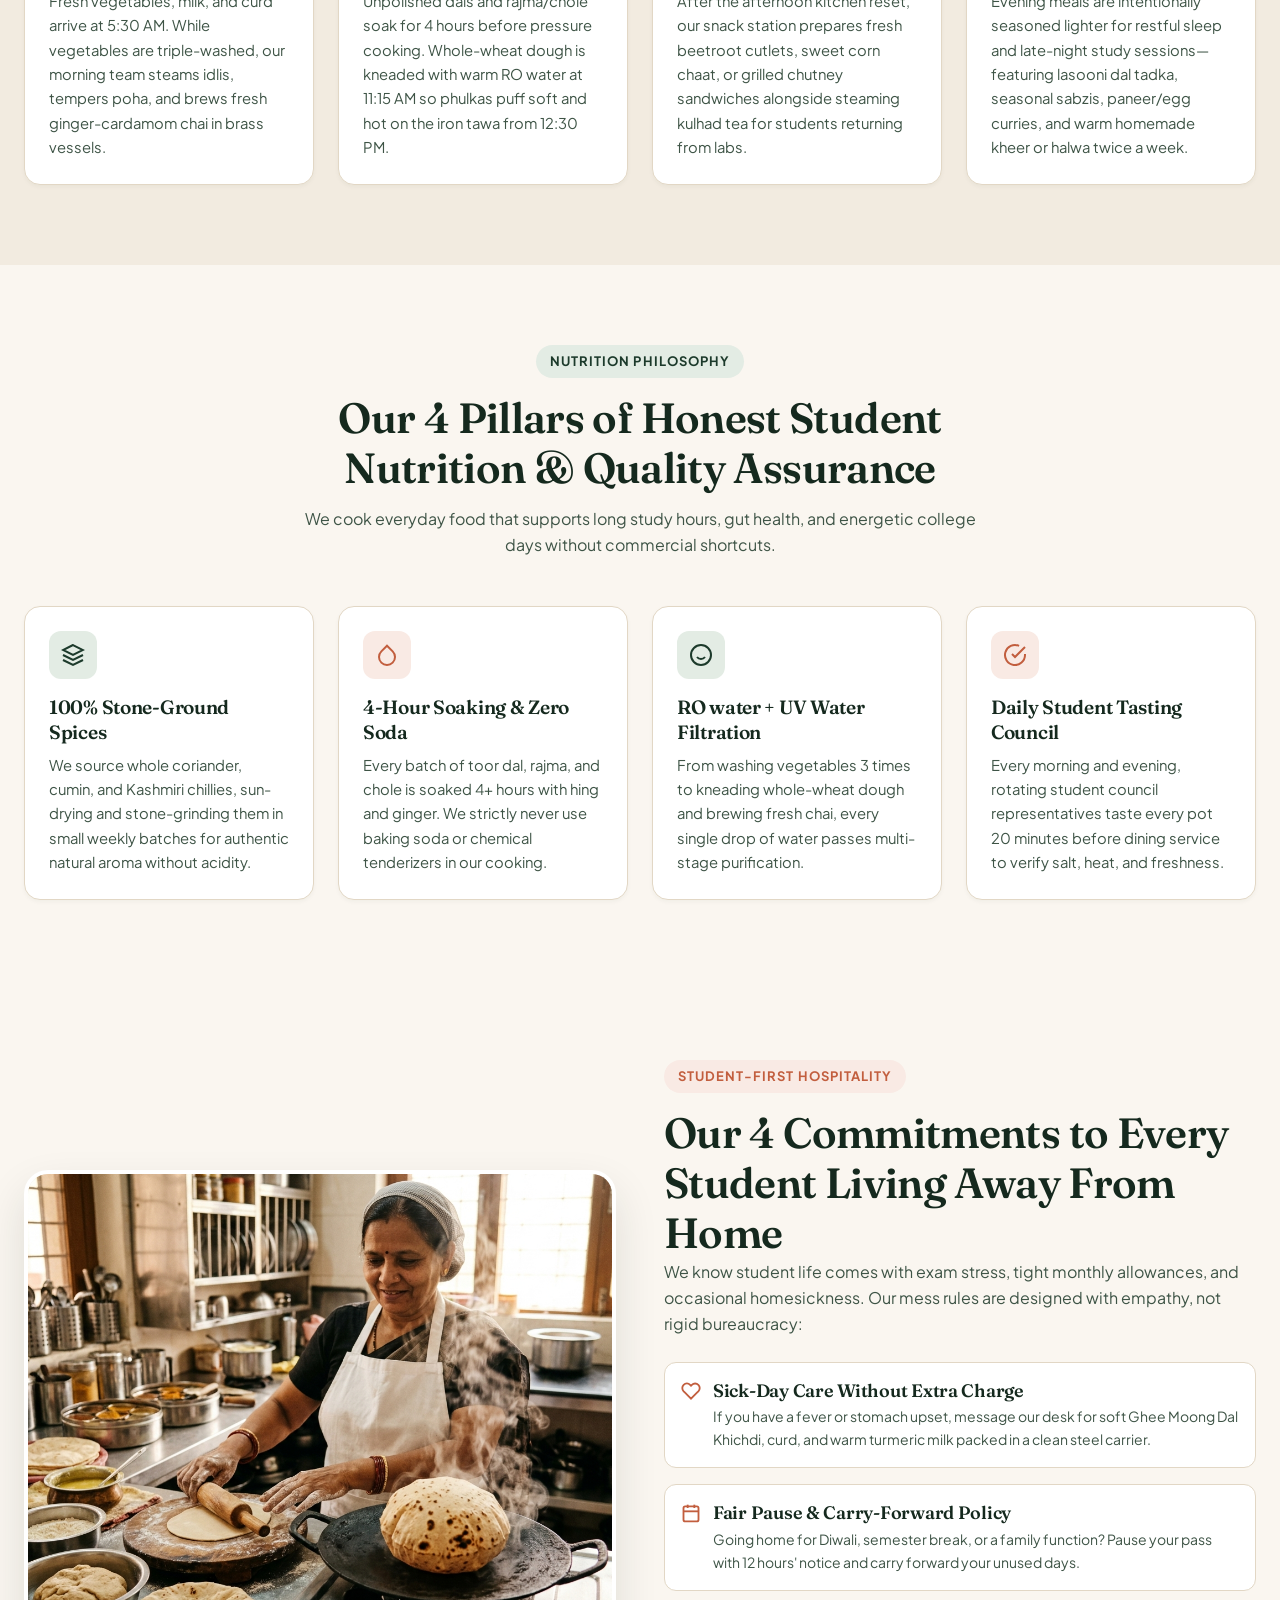
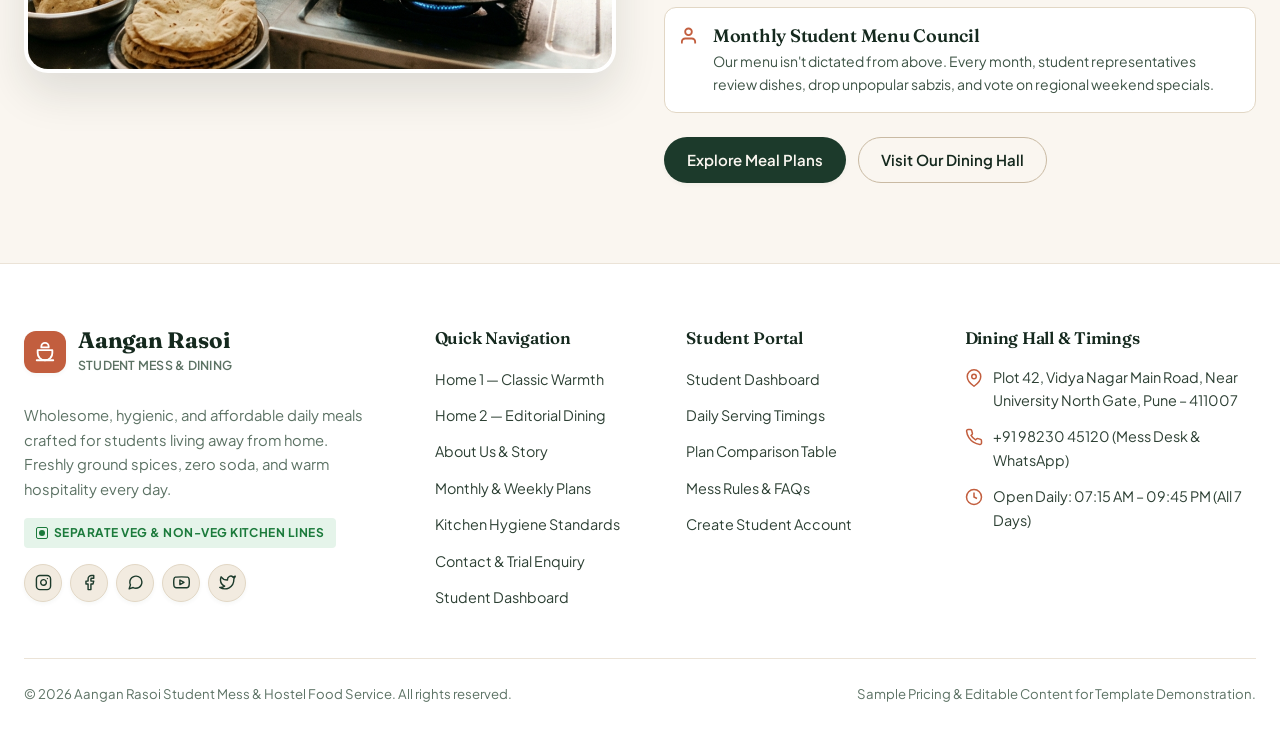
<file: about.html>
<!DOCTYPE html>
<html lang="en" data-theme="light">

<head>
  <meta charset="UTF-8" />
  <meta name="viewport" content="width=device-width, initial-scale=1.0" />
  <title>About Aangan Rasoi — Our Homely Food Philosophy &amp; Commitment to Students</title>
  <meta name="description"
    content="Learn how Aangan Rasoi brings warm, freshly cooked, home-style meals to hostel and university students through disciplined daily preparation and honest ingredients." />
  <link rel="icon" type="image/svg+xml" href="assets/images/favicon.svg" />
  <link rel="stylesheet" href="css/styles.css" />
</head>

<body>
  <a href="#main-content" class="skip-link">Skip to main content</a>

  <!-- ======================= STICKY NAVBAR ======================= -->
  <header class="site-header">
    <div class="container navbar">
      <a href="index.html" class="brand-logo" aria-label="Aangan Rasoi Home">
        <span class="brand-mark" aria-hidden="true">
          <svg width="22" height="22" viewBox="0 0 24 24" fill="none" stroke="currentColor" stroke-width="2"
            stroke-linecap="round" stroke-linejoin="round">
            <path d="M12 2a4 4 0 0 1 4 4v1H8V6a4 4 0 0 1 4-4z" />
            <path d="M4 10h16v3a8 8 0 0 1-16 0v-3z" />
            <path d="M3 21h18" />
          </svg>
        </span>
        <span class="brand-text">
          <span class="brand-name">Aangan Rasoi</span>
          <span class="brand-tagline">Student Mess &amp; Dining</span>
        </span>
      </a>

      <nav aria-label="Primary Navigation">
        <ul class="nav-menu" id="primary-nav-menu">
          <li class="nav-item dropdown">
            <button type="button" class="nav-link dropdown-toggle" aria-expanded="false" aria-haspopup="true">
              <span>Home</span>
              <svg class="dropdown-chevron" viewBox="0 0 24 24" fill="none" stroke="currentColor" stroke-width="2.2"
                stroke-linecap="round" stroke-linejoin="round" aria-hidden="true">
                <polyline points="6 9 12 15 18 9"></polyline>
              </svg>
            </button>
            <div class="dropdown-menu" role="menu">
              <a href="index.html" class="dropdown-item" role="menuitem">
                <span class="dropdown-item-title">Home 1 — Classic Homely</span>
                <span class="dropdown-item-desc">Warm hospitality &amp; full mess experience</span>
              </a>
              <a href="home-2.html" class="dropdown-item" role="menuitem">
                <span class="dropdown-item-title">Home 2 — Editorial Dining</span>
                <span class="dropdown-item-desc">Menu-first showcase &amp; kitchen story</span>
              </a>
            </div>
          </li>
          <li class="nav-item">
            <a href="about.html" class="nav-link active">About</a>
          </li>
          <li class="nav-item">
            <a href="meal-plans.html" class="nav-link">Meal Plans</a>
          </li>
          <li class="nav-item">
            <a href="hygiene.html" class="nav-link">Hygiene</a>
          </li>
          <li class="nav-item">
            <a href="contact.html" class="nav-link">Contact</a>
          </li>
          <li class="nav-item">
            <a href="dashboard.html" class="nav-link">Dashboard</a>
          </li>

          <!-- Mobile Drawer Footer Actions -->
          <li class="mobile-nav-footer">
            <a href="signup.html" class="btn btn-terracotta btn-full">Sign Up</a>
          </li>
        </ul>
      </nav>

      <div class="nav-actions">
        <!-- RTL Toggle Button: Same style as theme button, ONLY "RTL" text inside -->
        <button type="button" class="rtl-toggle" id="rtl-toggle" aria-label="Toggle RTL direction"
          title="Toggle RTL direction">RTL</button>

        <!-- Theme Toggle Button -->
        <button type="button" class="theme-toggle" aria-label="Switch to dark mode" title="Toggle Light/Dark Theme">
          <svg class="icon-moon" viewBox="0 0 24 24" fill="none" stroke="currentColor" stroke-width="2"
            stroke-linecap="round" stroke-linejoin="round" aria-hidden="true">
            <path d="M21 12.79A9 9 0 1 1 11.21 3 7 7 0 0 0 21 12.79z"></path>
          </svg>
          <svg class="icon-sun" viewBox="0 0 24 24" fill="none" stroke="currentColor" stroke-width="2"
            stroke-linecap="round" stroke-linejoin="round" aria-hidden="true">
            <circle cx="12" cy="12" r="5"></circle>
            <line x1="12" y1="1" x2="12" y2="3"></line>
            <line x1="12" y1="21" x2="12" y2="23"></line>
            <line x1="4.22" y1="4.22" x2="5.64" y2="5.64"></line>
            <line x1="18.36" y1="18.36" x2="19.78" y2="19.78"></line>
            <line x1="1" y1="12" x2="3" y2="12"></line>
            <line x1="21" y1="12" x2="23" y2="12"></line>
            <line x1="4.22" y1="19.78" x2="5.64" y2="18.36"></line>
            <line x1="18.36" y1="5.64" x2="19.78" y2="4.22"></line>
          </svg>
        </button>

        <a href="signup.html" class="nav-signup-btn nav-signup-desktop">Sign Up</a>

        <button type="button" class="mobile-menu-toggle" aria-expanded="false" aria-controls="primary-nav-menu"
          aria-label="Toggle Navigation Menu">
          <svg class="icon-menu" viewBox="0 0 24 24" fill="none" stroke="currentColor" stroke-width="2.2"
            stroke-linecap="round" stroke-linejoin="round" aria-hidden="true">
            <line x1="3" y1="6" x2="21" y2="6"></line>
            <line x1="3" y1="12" x2="21" y2="12"></line>
            <line x1="3" y1="18" x2="21" y2="18"></line>
          </svg>
          <svg class="icon-close" viewBox="0 0 24 24" fill="none" stroke="currentColor" stroke-width="2.2"
            stroke-linecap="round" stroke-linejoin="round" aria-hidden="true">
            <line x1="18" y1="6" x2="6" y2="18"></line>
            <line x1="6" y1="6" x2="18" y2="18"></line>
          </svg>
        </button>
      </div>
    </div>
  </header>

  <main id="main-content">
    <!-- ======================= PAGE HERO ======================= -->
    <section class="page-hero">
      <div class="container">
        <div class="page-hero-inner center">
          <span class="eyebrow">Our Story &amp; Culinary Purpose</span>
          <h1>Started With One Simple Question: Why Can't Hostel Food Feel Like Home?</h1>
          <p class="lead">
            Aangan Rasoi was born in 2019 when two former engineering hostelers teamed up with veteran family cooks in
            Vidya Nagar to replace watery dals and oily tiffins with honest, comforting daily meals.
          </p>
        </div>
      </div>
    </section>

    <!-- ======================= STORY & FOOD PHILOSOPHY ======================= -->
    <section class="section">
      <div class="container split-section">
        <div>
          <span class="eyebrow eyebrow-sage">Our Food Philosophy</span>
          <h2>Restaurant Food Is Built for One Night. Homely Food Is Built for Every Day.</h2>
          <p class="lead" style="margin-bottom: var(--space-4);">
            When you eat out at a restaurant once a week, heavy cream, excess oil, and fiery red chilli paste taste
            exciting. When you eat that same food twice a day as a student, it drains your energy and upsets your
            stomach.
          </p>
          <p style="margin-bottom: var(--space-6);">
            At Aangan Rasoi, we cook the way Indian households cook: using tempered whole spices, slow-soaked unpolished
            dals, fresh ginger-garlic-coriander bases, and 100% whole-wheat Sharbati atta. Our goal is that after
            finishing a full lunch thali, you feel nourished and alert for your 2:00 PM lecture—never sluggish.
          </p>

          <div class="hero-trust-strip" style="padding-top: var(--space-4);">
            <div class="trust-stat">
              <span class="trust-stat-val tabular-nums">2019</span>
              <span class="trust-stat-label">Serving Vidya Nagar Students</span>
            </div>
            <div class="trust-stat">
              <span class="trust-stat-val tabular-nums">650+</span>
              <span class="trust-stat-label">Active Daily Student Members</span>
            </div>
            <div class="trust-stat">
              <span class="trust-stat-val tabular-nums">18 Staff</span>
              <span class="trust-stat-label">Trained Homestyle Cooks &amp; Stewards</span>
            </div>
          </div>
        </div>

        <div class="hero-image-frame">
          <img src="assets/images/breakfast-spread.jpg"
            alt="Warm homestyle breakfast spread and wholesome daily student meals at Aangan Rasoi" width="720"
            height="560" />
        </div>
      </div>
    </section>

    <!-- ======================= DAILY MEAL PREPARATION APPROACH ======================= -->
    <section class="section bg-secondary">
      <div class="container">
        <div class="section-header center">
          <span class="eyebrow">Behind the Kitchen Doors</span>
          <h2>How We Prepare 4 Fresh Meals Every Single Day</h2>
          <p>We never pre-cook gravies for the week. Every meal follows a disciplined daily rhythm in our kitchen.</p>
        </div>

        <div class="features-grid-4">
          <div class="feature-card">
            <span class="highlight-day-badge" style="margin-bottom: var(--space-3);">05:30 AM – 07:15 AM</span>
            <h3>Dawn Vegetable Intake &amp; Breakfast Prep</h3>
            <p>Fresh vegetables, milk, and curd arrive at 5:30 AM. While vegetables are triple-washed, our morning team
              steams idlis, tempers poha, and brews fresh ginger-cardamom chai in brass vessels.</p>
          </div>

          <div class="feature-card">
            <span class="highlight-day-badge" style="margin-bottom: var(--space-3);">09:45 AM – 12:15 PM</span>
            <h3>Slow-Simmered Lunch &amp; Fresh Dough</h3>
            <p>Unpolished dals and rajma/chole soak for 4 hours before pressure cooking. Whole-wheat dough is kneaded
              with warm RO water at 11:15 AM so phulkas puff soft and hot on the iron tawa from 12:30 PM.</p>
          </div>

          <div class="feature-card">
            <span class="highlight-day-badge" style="margin-bottom: var(--space-3);">04:00 PM – 05:00 PM</span>
            <h3>Evening Snack &amp; Kulhad Tea Service</h3>
            <p>After the afternoon kitchen reset, our snack station prepares fresh beetroot cutlets, sweet corn chaat,
              or grilled chutney sandwiches alongside steaming kulhad tea for students returning from labs.</p>
          </div>

          <div class="feature-card">
            <span class="highlight-day-badge" style="margin-bottom: var(--space-3);">06:00 PM – 09:30 PM</span>
            <h3>Light, Comforting Evening Dinner</h3>
            <p>Evening meals are intentionally seasoned lighter for restful sleep and late-night study
              sessions—featuring lasooni dal tadka, seasonal sabzis, paneer/egg curries, and warm homemade kheer or
              halwa twice a week.</p>
          </div>
        </div>
      </div>
    </section>

    <!-- ======================= 4 PILLARS OF HONEST STUDENT NUTRITION ======================= -->
    <section class="section">
      <div class="container">
        <div class="section-header center">
          <span class="eyebrow eyebrow-sage">Nutrition Philosophy</span>
          <h2>Our 4 Pillars of Honest Student Nutrition &amp; Quality Assurance</h2>
          <p>We cook everyday food that supports long study hours, gut health, and energetic college days without
            commercial shortcuts.</p>
        </div>

        <div class="features-grid-4">
          <div class="feature-card">
            <div class="feature-icon">
              <svg width="24" height="24" viewBox="0 0 24 24" fill="none" stroke="currentColor" stroke-width="2">
                <path d="M12 2L2 7l10 5 10-5-10-5z"></path>
                <path d="M2 17l10 5 10-5"></path>
                <path d="M2 12l10 5 10-5"></path>
              </svg>
            </div>
            <h3>100% Stone-Ground Spices</h3>
            <p>We source whole coriander, cumin, and Kashmiri chillies, sun-drying and stone-grinding them in small
              weekly batches for authentic natural aroma without acidity.</p>
          </div>

          <div class="feature-card">
            <div class="feature-icon terracotta">
              <svg width="24" height="24" viewBox="0 0 24 24" fill="none" stroke="currentColor" stroke-width="2">
                <path d="M12 2.69l5.66 5.66a8 8 0 1 1-11.31 0z"></path>
              </svg>
            </div>
            <h3>4-Hour Soaking &amp; Zero Soda</h3>
            <p>Every batch of toor dal, rajma, and chole is soaked 4+ hours with hing and ginger. We strictly never use
              baking soda or chemical tenderizers in our cooking.</p>
          </div>

          <div class="feature-card">
            <div class="feature-icon">
              <svg width="24" height="24" viewBox="0 0 24 24" fill="none" stroke="currentColor" stroke-width="2">
                <circle cx="12" cy="12" r="10"></circle>
                <path d="M8 14s1.5 2 4 2 4-2 4-2"></path>
                <line x1="9" y1="9" x2="9.01" y2="9"></line>
                <line x1="15" y1="9" x2="15.01" y2="9"></line>
              </svg>
            </div>
            <h3>RO water + UV Water Filtration</h3>
            <p>From washing vegetables 3 times to kneading whole-wheat dough and brewing fresh chai, every single drop
              of water passes multi-stage purification.</p>
          </div>

          <div class="feature-card">
            <div class="feature-icon terracotta">
              <svg width="24" height="24" viewBox="0 0 24 24" fill="none" stroke="currentColor" stroke-width="2">
                <path d="M22 11.08V12a10 10 0 1 1-5.93-9.14"></path>
                <polyline points="22 4 12 14.01 9 11.01"></polyline>
              </svg>
            </div>
            <h3>Daily Student Tasting Council</h3>
            <p>Every morning and evening, rotating student council representatives taste every pot 20 minutes before
              dining service to verify salt, heat, and freshness.</p>
          </div>
        </div>
      </div>
    </section>

    <!-- ======================= COMMITMENT TO STUDENTS ======================= -->
    <section class="section">
      <div class="container split-section">
        <div class="hero-image-frame">
          <img src="assets/images/mess-kitchen-roti.jpg"
            alt="Homestyle mess cook puffing fresh whole-wheat rotis on an iron tawa" width="700" height="540"
            loading="lazy" />
        </div>

        <div>
          <span class="eyebrow">Student-First Hospitality</span>
          <h2>Our 4 Commitments to Every Student Living Away From Home</h2>
          <p style="margin-bottom: var(--space-6);">
            We know student life comes with exam stress, tight monthly allowances, and occasional homesickness. Our mess
            rules are designed with empathy, not rigid bureaucracy:
          </p>

          <div style="display: flex; flex-direction: column; gap: var(--space-4);">
            <div class="checklist-item">
              <svg viewBox="0 0 24 24" fill="none" stroke="currentColor" stroke-width="2.2">
                <path
                  d="M20.84 4.61a5.5 5.5 0 0 0-7.78 0L12 5.67l-1.06-1.06a5.5 5.5 0 0 0-7.78 7.78l1.06 1.06L12 21.23l7.78-7.78 1.06-1.06a5.5 5.5 0 0 0 0-7.78z">
                </path>
              </svg>
              <div>
                <h4>Sick-Day Care Without Extra Charge</h4>
                <p style="font-size: 0.875rem;">If you have a fever or stomach upset, message our desk for soft Ghee
                  Moong Dal Khichdi, curd, and warm turmeric milk packed in a clean steel carrier.</p>
              </div>
            </div>

            <div class="checklist-item">
              <svg viewBox="0 0 24 24" fill="none" stroke="currentColor" stroke-width="2.2">
                <rect x="3" y="4" width="18" height="18" rx="2" ry="2"></rect>
                <line x1="16" y1="2" x2="16" y2="6"></line>
                <line x1="8" y1="2" x2="8" y2="6"></line>
                <line x1="3" y1="10" x2="21" y2="10"></line>
              </svg>
              <div>
                <h4>Fair Pause &amp; Carry-Forward Policy</h4>
                <p style="font-size: 0.875rem;">Going home for Diwali, semester break, or a family function? Pause your
                  pass with 12 hours' notice and carry forward your unused days.</p>
              </div>
            </div>

            <div class="checklist-item">
              <svg viewBox="0 0 24 24" fill="none" stroke="currentColor" stroke-width="2.2">
                <path d="M17 21v-2a4 4 0 0 0-4-4H5a4 4 0 0 0-4 4v2"></path>
                <circle cx="9" cy="7" r="4"></circle>
              </svg>
              <div>
                <h4>Monthly Student Menu Council</h4>
                <p style="font-size: 0.875rem;">Our menu isn't dictated from above. Every month, student representatives
                  review dishes, drop unpopular sabzis, and vote on regional weekend specials.</p>
              </div>
            </div>
          </div>

          <div style="margin-top: var(--space-6); display: flex; flex-wrap: wrap; gap: var(--space-3);">
            <a href="meal-plans.html" class="btn btn-primary">Explore Meal Plans</a>
            <a href="contact.html#enquiry-form" class="btn btn-outline">Visit Our Dining Hall</a>
          </div>
        </div>
      </div>
    </section>
  </main>

  <!-- ======================= SITE FOOTER ======================= -->
  <footer class="site-footer">
    <div class="container">
      <div class="footer-grid">
        <div class="footer-brand">
          <a href="index.html" class="brand-logo">
            <span class="brand-mark">
              <svg width="22" height="22" viewBox="0 0 24 24" fill="none" stroke="currentColor" stroke-width="2"
                stroke-linecap="round" stroke-linejoin="round" aria-hidden="true">
                <path d="M12 2a4 4 0 0 1 4 4v1H8V6a4 4 0 0 1 4-4z" />
                <path d="M4 10h16v3a8 8 0 0 1-16 0v-3z" />
                <path d="M3 21h18" />
              </svg>
            </span>
            <span class="brand-text">
              <span class="brand-name">Aangan Rasoi</span>
              <span class="brand-tagline">Student Mess &amp; Dining</span>
            </span>
          </a>
          <p>
            Wholesome, hygienic, and affordable daily meals crafted for students living away from home. Freshly ground
            spices, zero soda, and warm hospitality every day.
          </p>
          <span class="diet-badge diet-badge-veg"><span class="fssai-dot"></span> Separate Veg &amp; Non-Veg Kitchen
            Lines</span>

          <!-- Social Icons with Hover Effect (As Requested) -->
          <div class="footer-social-strip" aria-label="Social media channels">
            <a href="https://instagram.com" target="_blank" rel="noopener noreferrer" class="social-icon-btn"
              aria-label="Follow us on Instagram">
              <svg viewBox="0 0 24 24" fill="none" stroke="currentColor" stroke-width="2" stroke-linecap="round"
                stroke-linejoin="round">
                <rect x="2" y="2" width="20" height="20" rx="5" ry="5"></rect>
                <path d="M16 11.37A4 4 0 1 1 12.63 8 4 4 0 0 1 16 11.37z"></path>
                <line x1="17.5" y1="6.5" x2="17.51" y2="6.5"></line>
              </svg>
            </a>
            <a href="https://facebook.com" target="_blank" rel="noopener noreferrer" class="social-icon-btn"
              aria-label="Follow us on Facebook">
              <svg viewBox="0 0 24 24" fill="none" stroke="currentColor" stroke-width="2" stroke-linecap="round"
                stroke-linejoin="round">
                <path d="M18 2h-3a5 5 0 0 0-5 5v3H7v4h3v8h4v-8h3l1-4h-4V7a1 1 0 0 1 1-1h3z"></path>
              </svg>
            </a>
            <a href="https://whatsapp.com" target="_blank" rel="noopener noreferrer" class="social-icon-btn"
              aria-label="Chat on WhatsApp">
              <svg viewBox="0 0 24 24" fill="none" stroke="currentColor" stroke-width="2" stroke-linecap="round"
                stroke-linejoin="round">
                <path
                  d="M21 11.5a8.38 8.38 0 0 1-.9 3.8 8.5 8.5 0 0 1-7.6 4.7 8.38 8.38 0 0 1-3.8-.9L3 21l1.9-5.7a8.38 8.38 0 0 1-.9-3.8 8.5 8.5 0 0 1 4.7-7.6 8.38 8.38 0 0 1 3.8-.9h.5a8.48 8.48 0 0 1 8 8v.5z">
                </path>
              </svg>
            </a>
            <a href="https://youtube.com" target="_blank" rel="noopener noreferrer" class="social-icon-btn"
              aria-label="Subscribe on YouTube">
              <svg viewBox="0 0 24 24" fill="none" stroke="currentColor" stroke-width="2" stroke-linecap="round"
                stroke-linejoin="round">
                <path
                  d="M22.54 6.42a2.78 2.78 0 0 0-1.94-2C18.88 4 12 4 12 4s-6.88 0-8.6.46a2.78 2.78 0 0 0-1.94 2A29 29 0 0 0 1 11.75a29 29 0 0 0 .46 5.33A2.78 2.78 0 0 0 3.4 19c1.72.46 8.6.46 8.6.46s6.88 0 8.6-.46a2.78 2.78 0 0 0 1.94-2 29 29 0 0 0 .46-5.25 29 29 0 0 0-.46-5.33z">
                </path>
                <polygon points="9.75 15.02 15.5 11.75 9.75 8.48 9.75 15.02"></polygon>
              </svg>
            </a>
            <a href="https://twitter.com" target="_blank" rel="noopener noreferrer" class="social-icon-btn"
              aria-label="Follow us on X Twitter">
              <svg viewBox="0 0 24 24" fill="none" stroke="currentColor" stroke-width="2" stroke-linecap="round"
                stroke-linejoin="round">
                <path
                  d="M23 3a10.9 10.9 0 0 1-3.14 1.53 4.48 4.48 0 0 0-7.86 3v1A10.66 10.66 0 0 1 3 4s-4 9 5 13a11.64 11.64 0 0 1-7 2c9 5 20 0 20-11.5a4.5 4.5 0 0 0-.08-.83A7.72 7.72 0 0 0 23 3z">
                </path>
              </svg>
            </a>
          </div>
        </div>

        <div>
          <h3 class="footer-heading">Quick Navigation</h3>
          <ul class="footer-links">
            <li><a href="index.html">Home 1 — Classic Warmth</a></li>
            <li><a href="home-2.html">Home 2 — Editorial Dining</a></li>
            <li><a href="about.html">About Us &amp; Story</a></li>
            <li><a href="meal-plans.html">Monthly &amp; Weekly Plans</a></li>
            <li><a href="hygiene.html">Kitchen Hygiene Standards</a></li>
            <li><a href="contact.html">Contact &amp; Trial Enquiry</a></li>
            <li><a href="dashboard.html">Student Dashboard</a></li>
          </ul>
        </div>

        <div>
          <h3 class="footer-heading">Student Portal</h3>
          <ul class="footer-links">
            <li><a href="dashboard.html">Student Dashboard</a></li>
            <li><a href="meal-plans.html#serving-schedule">Daily Serving Timings</a></li>
            <li><a href="meal-plans.html#plan-comparison">Plan Comparison Table</a></li>
            <li><a href="meal-plans.html#faq-section">Mess Rules &amp; FAQs</a></li>
            <li><a href="signup.html">Create Student Account</a></li>
          </ul>
        </div>

        <div>
          <h3 class="footer-heading">Dining Hall &amp; Timings</h3>
          <ul class="footer-contact-list">
            <li class="footer-contact-item">
              <svg viewBox="0 0 24 24" fill="none" stroke="currentColor" stroke-width="2">
                <path d="M21 10c0 7-9 13-9 13s-9-6-9-13a9 9 0 0 1 18 0z"></path>
                <circle cx="12" cy="10" r="3"></circle>
              </svg>
              <span>Plot 42, Vidya Nagar Main Road, Near University North Gate, Pune – 411007</span>
            </li>
            <li class="footer-contact-item">
              <svg viewBox="0 0 24 24" fill="none" stroke="currentColor" stroke-width="2">
                <path
                  d="M22 16.92v3a2 2 0 0 1-2.18 2 19.79 19.79 0 0 1-8.63-3.07 19.5 19.5 0 0 1-6-6 19.79 19.79 0 0 1-3.07-8.67A2 2 0 0 1 4.11 2h3a2 2 0 0 1 2 1.72 12.84 12.84 0 0 0 .7 2.81 2 2 0 0 1-.45 2.11L8.09 9.91a16 16 0 0 0 6 6l1.27-1.27a2 2 0 0 1 2.11-.45 12.84 12.84 0 0 0 2.81.7A2 2 0 0 1 22 16.92z">
                </path>
              </svg>
              <span>+91 98230 45120 (Mess Desk &amp; WhatsApp)</span>
            </li>
            <li class="footer-contact-item">
              <svg viewBox="0 0 24 24" fill="none" stroke="currentColor" stroke-width="2">
                <circle cx="12" cy="12" r="10"></circle>
                <polyline points="12 6 12 12 16 14"></polyline>
              </svg>
              <span>Open Daily: 07:15 AM – 09:45 PM (All 7 Days)</span>
            </li>
          </ul>
        </div>
      </div>

      <div class="footer-bottom">
        <span>&copy; 2026 Aangan Rasoi Student Mess &amp; Hostel Food Service. All rights reserved.</span>
        <span>Sample Pricing &amp; Editable Content for Template Demonstration.</span>
      </div>
    </div>
  </footer>

  <!-- Back to Top Floating Button -->
  <button type="button" id="back-to-top" class="back-to-top" aria-label="Back to top" title="Back to top">
    <svg viewBox="0 0 24 24" fill="none" stroke="currentColor" stroke-width="2.5" stroke-linecap="round"
      stroke-linejoin="round" aria-hidden="true">
      <polyline points="18 15 12 9 6 15"></polyline>
    </svg>
  </button>

  <script src="js/main.js"></script>
</body>

</html>
</file>
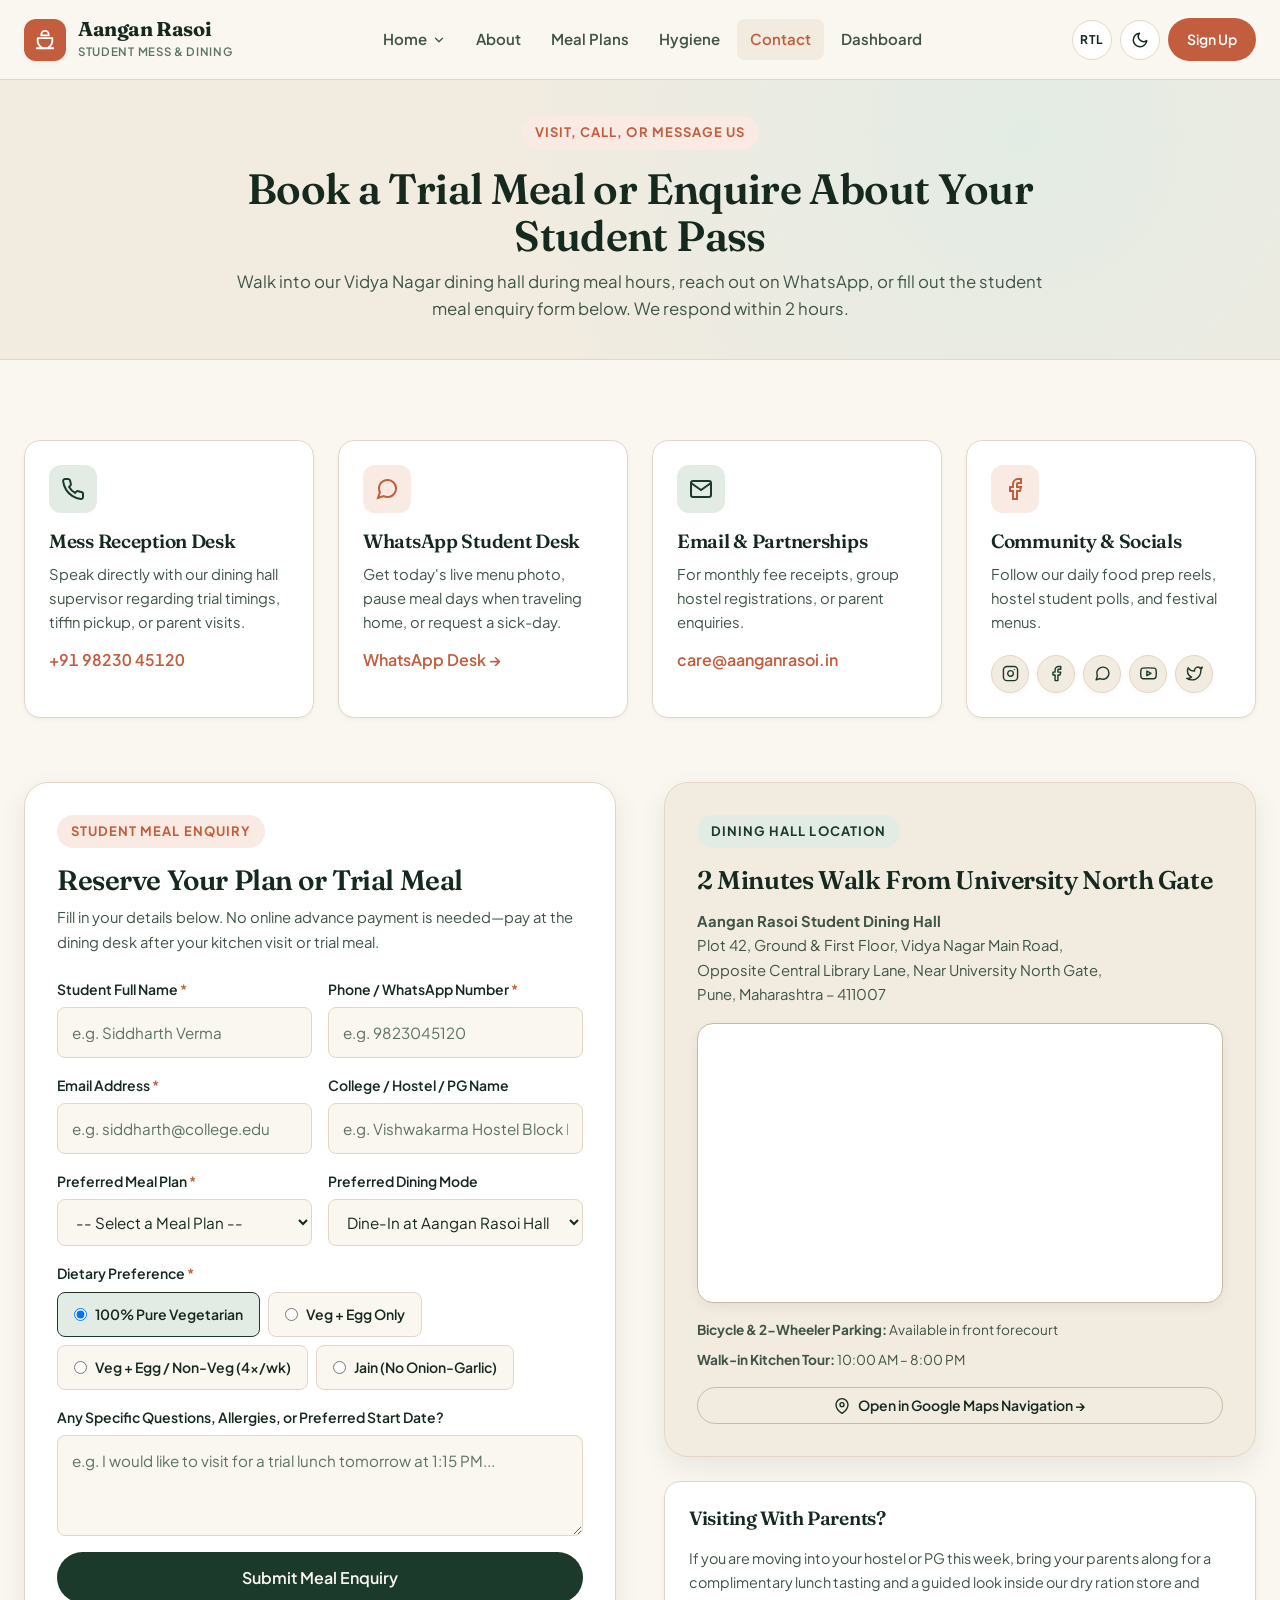
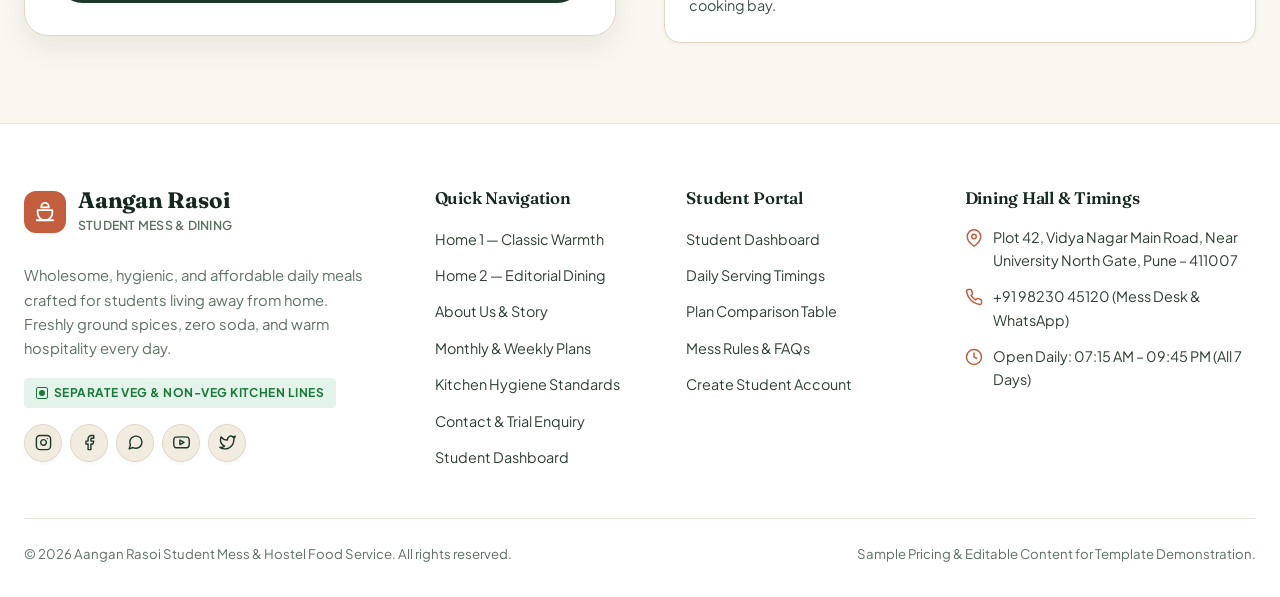
<file: contact.html>
<!DOCTYPE html>
<html lang="en" data-theme="light">

<head>
  <meta charset="UTF-8" />
  <meta name="viewport" content="width=device-width, initial-scale=1.0" />
  <title>Contact &amp; Student Meal Enquiry — Aangan Rasoi Mess &amp; Hostel Dining</title>
  <meta name="description"
    content="Get in touch with Aangan Rasoi via phone, WhatsApp, or our student meal enquiry form. Book a trial thali, inspect our kitchen, or reserve your monthly pass." />
  <link rel="icon" type="image/svg+xml" href="assets/images/favicon.svg" />
  <link rel="stylesheet" href="css/styles.css" />
</head>

<body>
  <a href="#main-content" class="skip-link">Skip to main content</a>

  <!-- ======================= STICKY NAVBAR ======================= -->
  <header class="site-header">
    <div class="container navbar">
      <a href="index.html" class="brand-logo" aria-label="Aangan Rasoi Home">
        <span class="brand-mark" aria-hidden="true">
          <svg width="22" height="22" viewBox="0 0 24 24" fill="none" stroke="currentColor" stroke-width="2"
            stroke-linecap="round" stroke-linejoin="round">
            <path d="M12 2a4 4 0 0 1 4 4v1H8V6a4 4 0 0 1 4-4z" />
            <path d="M4 10h16v3a8 8 0 0 1-16 0v-3z" />
            <path d="M3 21h18" />
          </svg>
        </span>
        <span class="brand-text">
          <span class="brand-name">Aangan Rasoi</span>
          <span class="brand-tagline">Student Mess &amp; Dining</span>
        </span>
      </a>

      <nav aria-label="Primary Navigation">
        <ul class="nav-menu" id="primary-nav-menu">
          <li class="nav-item dropdown">
            <button type="button" class="nav-link dropdown-toggle" aria-expanded="false" aria-haspopup="true">
              <span>Home</span>
              <svg class="dropdown-chevron" viewBox="0 0 24 24" fill="none" stroke="currentColor" stroke-width="2.2"
                stroke-linecap="round" stroke-linejoin="round" aria-hidden="true">
                <polyline points="6 9 12 15 18 9"></polyline>
              </svg>
            </button>
            <div class="dropdown-menu" role="menu">
              <a href="index.html" class="dropdown-item" role="menuitem">
                <span class="dropdown-item-title">Home 1 — Classic Homely</span>
                <span class="dropdown-item-desc">Warm hospitality &amp; full mess experience</span>
              </a>
              <a href="home-2.html" class="dropdown-item" role="menuitem">
                <span class="dropdown-item-title">Home 2 — Editorial Dining</span>
                <span class="dropdown-item-desc">Menu-first showcase &amp; kitchen story</span>
              </a>
            </div>
          </li>
          <li class="nav-item">
            <a href="about.html" class="nav-link">About</a>
          </li>
          <li class="nav-item">
            <a href="meal-plans.html" class="nav-link">Meal Plans</a>
          </li>
          <li class="nav-item">
            <a href="hygiene.html" class="nav-link">Hygiene</a>
          </li>
          <li class="nav-item">
            <a href="contact.html" class="nav-link active">Contact</a>
          </li>
          <li class="nav-item">
            <a href="dashboard.html" class="nav-link">Dashboard</a>
          </li>

          <!-- Mobile Drawer Footer Actions -->
          <li class="mobile-nav-footer">
            <a href="signup.html" class="btn btn-terracotta btn-full">Sign Up</a>
          </li>
        </ul>
      </nav>

      <div class="nav-actions">
        <!-- RTL Toggle Button: Same style as theme button, ONLY "RTL" text inside -->
        <button type="button" class="rtl-toggle" id="rtl-toggle" aria-label="Toggle RTL direction"
          title="Toggle RTL direction">RTL</button>

        <!-- Theme Toggle Button -->
        <button type="button" class="theme-toggle" aria-label="Switch to dark mode" title="Toggle Light/Dark Theme">
          <svg class="icon-moon" viewBox="0 0 24 24" fill="none" stroke="currentColor" stroke-width="2"
            stroke-linecap="round" stroke-linejoin="round" aria-hidden="true">
            <path d="M21 12.79A9 9 0 1 1 11.21 3 7 7 0 0 0 21 12.79z"></path>
          </svg>
          <svg class="icon-sun" viewBox="0 0 24 24" fill="none" stroke="currentColor" stroke-width="2"
            stroke-linecap="round" stroke-linejoin="round" aria-hidden="true">
            <circle cx="12" cy="12" r="5"></circle>
            <line x1="12" y1="1" x2="12" y2="3"></line>
            <line x1="12" y1="21" x2="12" y2="23"></line>
            <line x1="4.22" y1="4.22" x2="5.64" y2="5.64"></line>
            <line x1="18.36" y1="18.36" x2="19.78" y2="19.78"></line>
            <line x1="1" y1="12" x2="3" y2="12"></line>
            <line x1="21" y1="12" x2="23" y2="12"></line>
            <line x1="4.22" y1="19.78" x2="5.64" y2="18.36"></line>
            <line x1="18.36" y1="5.64" x2="19.78" y2="4.22"></line>
          </svg>
        </button>

        <a href="signup.html" class="nav-signup-btn nav-signup-desktop">Sign Up</a>

        <button type="button" class="mobile-menu-toggle" aria-expanded="false" aria-controls="primary-nav-menu"
          aria-label="Toggle Navigation Menu">
          <svg class="icon-menu" viewBox="0 0 24 24" fill="none" stroke="currentColor" stroke-width="2.2"
            stroke-linecap="round" stroke-linejoin="round" aria-hidden="true">
            <line x1="3" y1="6" x2="21" y2="6"></line>
            <line x1="3" y1="12" x2="21" y2="12"></line>
            <line x1="3" y1="18" x2="21" y2="18"></line>
          </svg>
          <svg class="icon-close" viewBox="0 0 24 24" fill="none" stroke="currentColor" stroke-width="2.2"
            stroke-linecap="round" stroke-linejoin="round" aria-hidden="true">
            <line x1="18" y1="6" x2="6" y2="18"></line>
            <line x1="6" y1="6" x2="18" y2="18"></line>
          </svg>
        </button>
      </div>
    </div>
  </header>

  <main id="main-content">
    <!-- ======================= PAGE HERO ======================= -->
    <section class="page-hero">
      <div class="container">
        <div class="page-hero-inner center">
          <span class="eyebrow">Visit, Call, or Message Us</span>
          <h1>Book a Trial Meal or Enquire About Your Student Pass</h1>
          <p class="lead">
            Walk into our Vidya Nagar dining hall during meal hours, reach out on WhatsApp, or fill out the student meal
            enquiry form below. We respond within 2 hours.
          </p>
        </div>
      </div>
    </section>

    <!-- ======================= QUICK CONTACT CHANNELS ======================= -->
    <section class="section">
      <div class="container">
        <div class="features-grid-4" style="margin-bottom: var(--space-16);">
          <!-- Phone Option -->
          <div class="feature-card">
            <div class="feature-icon">
              <svg width="24" height="24" viewBox="0 0 24 24" fill="none" stroke="currentColor" stroke-width="2">
                <path
                  d="M22 16.92v3a2 2 0 0 1-2.18 2 19.79 19.79 0 0 1-8.63-3.07 19.5 19.5 0 0 1-6-6 19.79 19.79 0 0 1-3.07-8.67A2 2 0 0 1 4.11 2h3a2 2 0 0 1 2 1.72 12.84 12.84 0 0 0 .7 2.81 2 2 0 0 1-.45 2.11L8.09 9.91a16 16 0 0 0 6 6l1.27-1.27a2 2 0 0 1 2.11-.45 12.84 12.84 0 0 0 2.81.7A2 2 0 0 1 22 16.92z">
                </path>
              </svg>
            </div>
            <h3>Mess Reception Desk</h3>
            <p style="margin-bottom: var(--space-3);">Speak directly with our dining hall supervisor regarding trial
              timings, tiffin pickup, or parent visits.</p>
            <a href="tel:+919823045120" class="link-accent tabular-nums">+91 98230 45120</a>
          </div>

          <!-- WhatsApp Option -->
          <div class="feature-card">
            <div class="feature-icon terracotta">
              <svg width="24" height="24" viewBox="0 0 24 24" fill="none" stroke="currentColor" stroke-width="2">
                <path
                  d="M21 11.5a8.38 8.38 0 0 1-.9 3.8 8.5 8.5 0 0 1-7.6 4.7 8.38 8.38 0 0 1-3.8-.9L3 21l1.9-5.7a8.38 8.38 0 0 1-.9-3.8 8.5 8.5 0 0 1 4.7-7.6 8.38 8.38 0 0 1 3.8-.9h.5a8.48 8.48 0 0 1 8 8v.5z">
                </path>
              </svg>
            </div>
            <h3>WhatsApp Student Desk</h3>
            <p style="margin-bottom: var(--space-3);">Get today's live menu photo, pause meal days when traveling home,
              or request a sick-day.</p>
            <a href="https://wa.me/919823045120" target="_blank" rel="noopener noreferrer" class="link-accent">WhatsApp
              Desk &rarr;</a>
          </div>

          <!-- Email Option -->
          <div class="feature-card">
            <div class="feature-icon">
              <svg width="24" height="24" viewBox="0 0 24 24" fill="none" stroke="currentColor" stroke-width="2">
                <path d="M4 4h16c1.1 0 2 .9 2 2v12c0 1.1-.9 2-2 2H4c-1.1 0-2-.9-2-2V6c0-1.1.9-2 2-2z"></path>
                <polyline points="22,6 12,13 2,6"></polyline>
              </svg>
            </div>
            <h3>Email &amp; Partnerships</h3>
            <p style="margin-bottom: var(--space-3);">For monthly fee receipts, group hostel registrations, or parent
              enquiries.</p>
            <a href="mailto:care@aanganrasoi.in" class="link-accent">care@aanganrasoi.in</a>
          </div>

          <!-- Social Channels Option (As Requested) -->
          <div class="feature-card">
            <div class="feature-icon terracotta">
              <svg width="24" height="24" viewBox="0 0 24 24" fill="none" stroke="currentColor" stroke-width="2">
                <path d="M18 2h-3a5 5 0 0 0-5 5v3H7v4h3v8h4v-8h3l1-4h-4V7a1 1 0 0 1 1-1h3z"></path>
              </svg>
            </div>
            <h3>Community &amp; Socials</h3>
            <p style="margin-bottom: var(--space-3);">Follow our daily food prep reels, hostel student polls, and
              festival menus.</p>
            <div class="footer-social-strip" style="justify-content: flex-start; margin-top: var(--space-2);"
              aria-label="Social media channels">
              <a href="https://instagram.com" target="_blank" rel="noopener noreferrer" class="social-icon-btn"
                aria-label="Follow us on Instagram">
                <svg viewBox="0 0 24 24" fill="none" stroke="currentColor" stroke-width="2" stroke-linecap="round"
                  stroke-linejoin="round">
                  <rect x="2" y="2" width="20" height="20" rx="5" ry="5"></rect>
                  <path d="M16 11.37A4 4 0 1 1 12.63 8 4 4 0 0 1 16 11.37z"></path>
                  <line x1="17.5" y1="6.5" x2="17.51" y2="6.5"></line>
                </svg>
              </a>
              <a href="https://facebook.com" target="_blank" rel="noopener noreferrer" class="social-icon-btn"
                aria-label="Follow us on Facebook">
                <svg viewBox="0 0 24 24" fill="none" stroke="currentColor" stroke-width="2" stroke-linecap="round"
                  stroke-linejoin="round">
                  <path d="M18 2h-3a5 5 0 0 0-5 5v3H7v4h3v8h4v-8h3l1-4h-4V7a1 1 0 0 1 1-1h3z"></path>
                </svg>
              </a>
              <a href="https://whatsapp.com" target="_blank" rel="noopener noreferrer" class="social-icon-btn"
                aria-label="Chat on WhatsApp">
                <svg viewBox="0 0 24 24" fill="none" stroke="currentColor" stroke-width="2" stroke-linecap="round"
                  stroke-linejoin="round">
                  <path
                    d="M21 11.5a8.38 8.38 0 0 1-.9 3.8 8.5 8.5 0 0 1-7.6 4.7 8.38 8.38 0 0 1-3.8-.9L3 21l1.9-5.7a8.38 8.38 0 0 1-.9-3.8 8.5 8.5 0 0 1 4.7-7.6 8.38 8.38 0 0 1 3.8-.9h.5a8.48 8.48 0 0 1 8 8v.5z">
                  </path>
                </svg>
              </a>
              <a href="https://youtube.com" target="_blank" rel="noopener noreferrer" class="social-icon-btn"
                aria-label="Subscribe on YouTube">
                <svg viewBox="0 0 24 24" fill="none" stroke="currentColor" stroke-width="2" stroke-linecap="round"
                  stroke-linejoin="round">
                  <path
                    d="M22.54 6.42a2.78 2.78 0 0 0-1.94-2C18.88 4 12 4 12 4s-6.88 0-8.6.46a2.78 2.78 0 0 0-1.94 2A29 29 0 0 0 1 11.75a29 29 0 0 0 .46 5.33A2.78 2.78 0 0 0 3.4 19c1.72.46 8.6.46 8.6.46s6.88 0 8.6-.46a2.78 2.78 0 0 0 1.94-2 29 29 0 0 0 .46-5.25 29 29 0 0 0-.46-5.33z">
                  </path>
                  <polygon points="9.75 15.02 15.5 11.75 9.75 8.48 9.75 15.02"></polygon>
                </svg>
              </a>
              <a href="https://twitter.com" target="_blank" rel="noopener noreferrer" class="social-icon-btn"
                aria-label="Follow us on X Twitter">
                <svg viewBox="0 0 24 24" fill="none" stroke="currentColor" stroke-width="2" stroke-linecap="round"
                  stroke-linejoin="round">
                  <path
                    d="M23 3a10.9 10.9 0 0 1-3.14 1.53 4.48 4.48 0 0 0-7.86 3v1A10.66 10.66 0 0 1 3 4s-4 9 5 13a11.64 11.64 0 0 1-7 2c9 5 20 0 20-11.5a4.5 4.5 0 0 0-.08-.83A7.72 7.72 0 0 0 23 3z">
                  </path>
                </svg>
              </a>
            </div>
          </div>
        </div>

        <!-- ======================= SPLIT ENQUIRY FORM & LOCATION MAP ======================= -->
        <div id="enquiry-form" class="split-section" style="align-items: start;">
          <!-- Student Meal Enquiry Form -->
          <div class="form-card">
            <span class="eyebrow">Student Meal Enquiry</span>
            <h2 style="font-size: 1.75rem; margin-bottom: var(--space-2);">Reserve Your Plan or Trial Meal</h2>
            <p style="margin-bottom: var(--space-6); font-size: 0.925rem;">
              Fill in your details below. No online advance payment is needed—pay at the dining desk after your kitchen
              visit or trial meal.
            </p>

            <form data-validate-form="contact-enquiry" novalidate>
              <div class="form-grid-2">
                <div class="form-group">
                  <label for="student-name" class="form-label">Student Full Name <span class="req">*</span></label>
                  <input type="text" id="student-name" name="student_name" class="form-control"
                    placeholder="e.g. Siddharth Verma" required />
                  <span class="form-error">Please enter your full name.</span>
                </div>

                <div class="form-group">
                  <label for="student-phone" class="form-label">Phone / WhatsApp Number <span
                      class="req">*</span></label>
                  <input type="tel" id="student-phone" name="student_phone" class="form-control"
                    placeholder="e.g. 9823045120" required />
                  <span class="form-error">Please enter a valid 10-digit phone number.</span>
                </div>
              </div>

              <div class="form-grid-2">
                <div class="form-group">
                  <label for="student-email" class="form-label">Email Address <span class="req">*</span></label>
                  <input type="email" id="student-email" name="student_email" class="form-control"
                    placeholder="e.g. siddharth@college.edu" required />
                  <span class="form-error">Please enter a valid email address.</span>
                </div>

                <div class="form-group">
                  <label for="student-hostel" class="form-label">College / Hostel / PG Name</label>
                  <input type="text" id="student-hostel" name="student_hostel" class="form-control"
                    placeholder="e.g. Vishwakarma Hostel Block B" />
                </div>
              </div>

              <div class="form-grid-2">
                <div class="form-group">
                  <label for="preferred-plan" class="form-label">Preferred Meal Plan <span class="req">*</span></label>
                  <select id="preferred-plan" name="preferred_plan" class="form-control" required>
                    <option value="">-- Select a Meal Plan --</option>
                    <option value="full-day-all">Complete 4-Meal Pass (₹3,600/mo* sample)</option>
                    <option value="three-meal-pass">Three-Meal Daily Pass (₹3,300/mo* sample)</option>
                    <option value="lunch-dinner">Two-Meal Core: Lunch + Dinner (₹2,850/mo* sample)</option>
                    <option value="breakfast-dinner">Morning &amp; Night: Breakfast + Dinner (₹2,400/mo* sample)
                    </option>
                    <option value="single-thali">Single Thali Pass: Lunch or Dinner (₹1,600/mo* sample)</option>
                    <option value="breakfast-only">Breakfast-Only Pass (₹1,150/mo* sample)</option>
                    <option value="trial-pass">7-Day Weekly Starter Trial / Single Tasting Meal</option>
                  </select>
                  <span class="form-error">Please choose your preferred meal plan.</span>
                </div>

                <div class="form-group">
                  <label for="dining-mode" class="form-label">Preferred Dining Mode</label>
                  <select id="dining-mode" name="dining_mode" class="form-control">
                    <option value="dine-in">Dine-In at Aangan Rasoi Hall</option>
                    <option value="tiffin-pickup">Stainless Steel Tiffin Pickup</option>
                    <option value="hybrid">Hybrid (Dine-in + Tiffin on Exam Days)</option>
                  </select>
                </div>
              </div>

              <div class="form-group">
                <span class="form-label">Dietary Preference <span class="req">*</span></span>
                <div class="radio-pills" role="radiogroup" aria-label="Dietary Preference">
                  <label class="radio-pill-label">
                    <input type="radio" name="dietary_preference" value="veg" checked />
                    <span>100% Pure Vegetarian</span>
                  </label>
                  <label class="radio-pill-label">
                    <input type="radio" name="dietary_preference" value="egg" />
                    <span>Veg + Egg Only</span>
                  </label>
                  <label class="radio-pill-label">
                    <input type="radio" name="dietary_preference" value="nonveg" />
                    <span>Veg + Egg / Non-Veg (4x/wk)</span>
                  </label>
                  <label class="radio-pill-label">
                    <input type="radio" name="dietary_preference" value="jain" />
                    <span>Jain (No Onion-Garlic)</span>
                  </label>
                </div>
              </div>

              <div class="form-group">
                <label for="student-notes" class="form-label">Any Specific Questions, Allergies, or Preferred Start
                  Date?</label>
                <textarea id="student-notes" name="student_notes" rows="3" class="form-control"
                  placeholder="e.g. I would like to visit for a trial lunch tomorrow at 1:15 PM..."></textarea>
              </div>

              <button type="submit" class="btn btn-primary btn-lg btn-full">Submit Meal Enquiry</button>

              <div class="form-status-banner" role="status" aria-live="polite"></div>
            </form>
          </div>

          <!-- Address & Campus Neighborhood Map Placeholder -->
          <div style="display: flex; flex-direction: column; gap: var(--space-6);">
            <div class="form-card" style="background-color: var(--bg-secondary);">
              <span class="eyebrow eyebrow-sage">Dining Hall Location</span>
              <h3 style="margin-bottom: var(--space-3);">2 Minutes Walk From University North Gate</h3>
              <p style="margin-bottom: var(--space-4); font-size: 0.925rem;">
                <strong>Aangan Rasoi Student Dining Hall</strong><br />
                Plot 42, Ground &amp; First Floor, Vidya Nagar Main Road,<br />
                Opposite Central Library Lane, Near University North Gate,<br />
                Pune, Maharashtra – 411007
              </p>

              <!-- Real Interactive Google Maps Embed -->
              <div class="map-container-responsive"
                style="border-radius: var(--radius-lg); overflow: hidden; border: 1.5px solid var(--border-strong); background-color: var(--bg-surface); position: relative; box-shadow: var(--shadow-sm); min-height: 280px; height: 280px;">
                <iframe
                  src="https://www.google.com/maps/embed?pb=!1m18!1m12!1m3!1d15129.83272449787!2d73.818816!3d18.55342!2m3!1f0!2f0!3f0!3m2!1i1024!2i768!4f13.1!3m3!1m2!1s0x3bc2bf376f920f63%3A0xb35a0f8bfdfcb71f!2sSavitribai%20Phule%20Pune%20University!5e0!3m2!1sen!2sin!4v1700000000000!5m2!1sen!2sin"
                  width="100%" height="100%"
                  style="border:0; display: block; width: 100%; height: 100%; min-height: 280px;" allowfullscreen=""
                  loading="lazy" referrerpolicy="no-referrer-when-downgrade"
                  title="Aangan Rasoi Student Mess Location Map">
                </iframe>
              </div>

              <div
                style="margin-top: var(--space-4); display: flex; flex-wrap: wrap; justify-content: space-between; gap: var(--space-2); font-size: 0.85rem; color: var(--text-secondary);">
                <span><strong>Bicycle &amp; 2-Wheeler Parking:</strong> Available in front forecourt</span>
                <span><strong>Walk-in Kitchen Tour:</strong> 10:00 AM – 8:00 PM</span>
              </div>
              <a href="https://maps.google.com/?q=University+North+Gate+Vidya+Nagar+Pune" target="_blank"
                rel="noopener noreferrer" class="btn btn-outline btn-sm btn-full"
                style="margin-top: var(--space-4); display: inline-flex; align-items: center; justify-content: center; gap: 8px;">
                <svg width="16" height="16" viewBox="0 0 24 24" fill="none" stroke="currentColor" stroke-width="2">
                  <path d="M21 10c0 7-9 13-9 13s-9-6-9-13a9 9 0 0 1 18 0z"></path>
                  <circle cx="12" cy="10" r="3"></circle>
                </svg>
                <span>Open in Google Maps Navigation &rarr;</span>
              </a>
            </div>

            <div class="feature-card">
              <h3>Visiting With Parents?</h3>
              <p style="margin-top: var(--space-2); font-size: 0.9rem;">
                If you are moving into your hostel or PG this week, bring your parents along for a complimentary lunch
                tasting and a guided look inside our dry ration store and cooking bay.
              </p>
            </div>
          </div>
        </div>
      </div>
    </section>
  </main>

  <!-- ======================= SITE FOOTER ======================= -->
  <footer class="site-footer">
    <div class="container">
      <div class="footer-grid">
        <div class="footer-brand">
          <a href="index.html" class="brand-logo">
            <span class="brand-mark">
              <svg width="22" height="22" viewBox="0 0 24 24" fill="none" stroke="currentColor" stroke-width="2"
                stroke-linecap="round" stroke-linejoin="round" aria-hidden="true">
                <path d="M12 2a4 4 0 0 1 4 4v1H8V6a4 4 0 0 1 4-4z" />
                <path d="M4 10h16v3a8 8 0 0 1-16 0v-3z" />
                <path d="M3 21h18" />
              </svg>
            </span>
            <span class="brand-text">
              <span class="brand-name">Aangan Rasoi</span>
              <span class="brand-tagline">Student Mess &amp; Dining</span>
            </span>
          </a>
          <p>
            Wholesome, hygienic, and affordable daily meals crafted for students living away from home. Freshly ground
            spices, zero soda, and warm hospitality every day.
          </p>
          <span class="diet-badge diet-badge-veg"><span class="fssai-dot"></span> Separate Veg &amp; Non-Veg Kitchen
            Lines</span>

          <!-- Social Icons with Hover Effect (As Requested) -->
          <div class="footer-social-strip" aria-label="Social media channels">
            <a href="https://instagram.com" target="_blank" rel="noopener noreferrer" class="social-icon-btn"
              aria-label="Follow us on Instagram">
              <svg viewBox="0 0 24 24" fill="none" stroke="currentColor" stroke-width="2" stroke-linecap="round"
                stroke-linejoin="round">
                <rect x="2" y="2" width="20" height="20" rx="5" ry="5"></rect>
                <path d="M16 11.37A4 4 0 1 1 12.63 8 4 4 0 0 1 16 11.37z"></path>
                <line x1="17.5" y1="6.5" x2="17.51" y2="6.5"></line>
              </svg>
            </a>
            <a href="https://facebook.com" target="_blank" rel="noopener noreferrer" class="social-icon-btn"
              aria-label="Follow us on Facebook">
              <svg viewBox="0 0 24 24" fill="none" stroke="currentColor" stroke-width="2" stroke-linecap="round"
                stroke-linejoin="round">
                <path d="M18 2h-3a5 5 0 0 0-5 5v3H7v4h3v8h4v-8h3l1-4h-4V7a1 1 0 0 1 1-1h3z"></path>
              </svg>
            </a>
            <a href="https://whatsapp.com" target="_blank" rel="noopener noreferrer" class="social-icon-btn"
              aria-label="Chat on WhatsApp">
              <svg viewBox="0 0 24 24" fill="none" stroke="currentColor" stroke-width="2" stroke-linecap="round"
                stroke-linejoin="round">
                <path
                  d="M21 11.5a8.38 8.38 0 0 1-.9 3.8 8.5 8.5 0 0 1-7.6 4.7 8.38 8.38 0 0 1-3.8-.9L3 21l1.9-5.7a8.38 8.38 0 0 1-.9-3.8 8.5 8.5 0 0 1 4.7-7.6 8.38 8.38 0 0 1 3.8-.9h.5a8.48 8.48 0 0 1 8 8v.5z">
                </path>
              </svg>
            </a>
            <a href="https://youtube.com" target="_blank" rel="noopener noreferrer" class="social-icon-btn"
              aria-label="Subscribe on YouTube">
              <svg viewBox="0 0 24 24" fill="none" stroke="currentColor" stroke-width="2" stroke-linecap="round"
                stroke-linejoin="round">
                <path
                  d="M22.54 6.42a2.78 2.78 0 0 0-1.94-2C18.88 4 12 4 12 4s-6.88 0-8.6.46a2.78 2.78 0 0 0-1.94 2A29 29 0 0 0 1 11.75a29 29 0 0 0 .46 5.33A2.78 2.78 0 0 0 3.4 19c1.72.46 8.6.46 8.6.46s6.88 0 8.6-.46a2.78 2.78 0 0 0 1.94-2 29 29 0 0 0 .46-5.25 29 29 0 0 0-.46-5.33z">
                </path>
                <polygon points="9.75 15.02 15.5 11.75 9.75 8.48 9.75 15.02"></polygon>
              </svg>
            </a>
            <a href="https://twitter.com" target="_blank" rel="noopener noreferrer" class="social-icon-btn"
              aria-label="Follow us on X Twitter">
              <svg viewBox="0 0 24 24" fill="none" stroke="currentColor" stroke-width="2" stroke-linecap="round"
                stroke-linejoin="round">
                <path
                  d="M23 3a10.9 10.9 0 0 1-3.14 1.53 4.48 4.48 0 0 0-7.86 3v1A10.66 10.66 0 0 1 3 4s-4 9 5 13a11.64 11.64 0 0 1-7 2c9 5 20 0 20-11.5a4.5 4.5 0 0 0-.08-.83A7.72 7.72 0 0 0 23 3z">
                </path>
              </svg>
            </a>
          </div>
        </div>

        <div>
          <h3 class="footer-heading">Quick Navigation</h3>
          <ul class="footer-links">
            <li><a href="index.html">Home 1 — Classic Warmth</a></li>
            <li><a href="home-2.html">Home 2 — Editorial Dining</a></li>
            <li><a href="about.html">About Us &amp; Story</a></li>
            <li><a href="meal-plans.html">Monthly &amp; Weekly Plans</a></li>
            <li><a href="hygiene.html">Kitchen Hygiene Standards</a></li>
            <li><a href="contact.html">Contact &amp; Trial Enquiry</a></li>
            <li><a href="dashboard.html">Student Dashboard</a></li>
          </ul>
        </div>

        <div>
          <h3 class="footer-heading">Student Portal</h3>
          <ul class="footer-links">
            <li><a href="dashboard.html">Student Dashboard</a></li>
            <li><a href="meal-plans.html#serving-schedule">Daily Serving Timings</a></li>
            <li><a href="meal-plans.html#plan-comparison">Plan Comparison Table</a></li>
            <li><a href="meal-plans.html#faq-section">Mess Rules &amp; FAQs</a></li>
            <li><a href="signup.html">Create Student Account</a></li>
          </ul>
        </div>

        <div>
          <h3 class="footer-heading">Dining Hall &amp; Timings</h3>
          <ul class="footer-contact-list">
            <li class="footer-contact-item">
              <svg viewBox="0 0 24 24" fill="none" stroke="currentColor" stroke-width="2">
                <path d="M21 10c0 7-9 13-9 13s-9-6-9-13a9 9 0 0 1 18 0z"></path>
                <circle cx="12" cy="10" r="3"></circle>
              </svg>
              <span>Plot 42, Vidya Nagar Main Road, Near University North Gate, Pune – 411007</span>
            </li>
            <li class="footer-contact-item">
              <svg viewBox="0 0 24 24" fill="none" stroke="currentColor" stroke-width="2">
                <path
                  d="M22 16.92v3a2 2 0 0 1-2.18 2 19.79 19.79 0 0 1-8.63-3.07 19.5 19.5 0 0 1-6-6 19.79 19.79 0 0 1-3.07-8.67A2 2 0 0 1 4.11 2h3a2 2 0 0 1 2 1.72 12.84 12.84 0 0 0 .7 2.81 2 2 0 0 1-.45 2.11L8.09 9.91a16 16 0 0 0 6 6l1.27-1.27a2 2 0 0 1 2.11-.45 12.84 12.84 0 0 0 2.81.7A2 2 0 0 1 22 16.92z">
                </path>
              </svg>
              <span>+91 98230 45120 (Mess Desk &amp; WhatsApp)</span>
            </li>
            <li class="footer-contact-item">
              <svg viewBox="0 0 24 24" fill="none" stroke="currentColor" stroke-width="2">
                <circle cx="12" cy="12" r="10"></circle>
                <polyline points="12 6 12 12 16 14"></polyline>
              </svg>
              <span>Open Daily: 07:15 AM – 09:45 PM (All 7 Days)</span>
            </li>
          </ul>
        </div>
      </div>

      <div class="footer-bottom">
        <span>&copy; 2026 Aangan Rasoi Student Mess &amp; Hostel Food Service. All rights reserved.</span>
        <span>Sample Pricing &amp; Editable Content for Template Demonstration.</span>
      </div>
    </div>
  </footer>

  <!-- Back to Top Floating Button -->
  <button type="button" id="back-to-top" class="back-to-top" aria-label="Back to top" title="Back to top">
    <svg viewBox="0 0 24 24" fill="none" stroke="currentColor" stroke-width="2.5" stroke-linecap="round"
      stroke-linejoin="round" aria-hidden="true">
      <polyline points="18 15 12 9 6 15"></polyline>
    </svg>
  </button>

  <script src="js/main.js"></script>
</body>

</html>
</file>
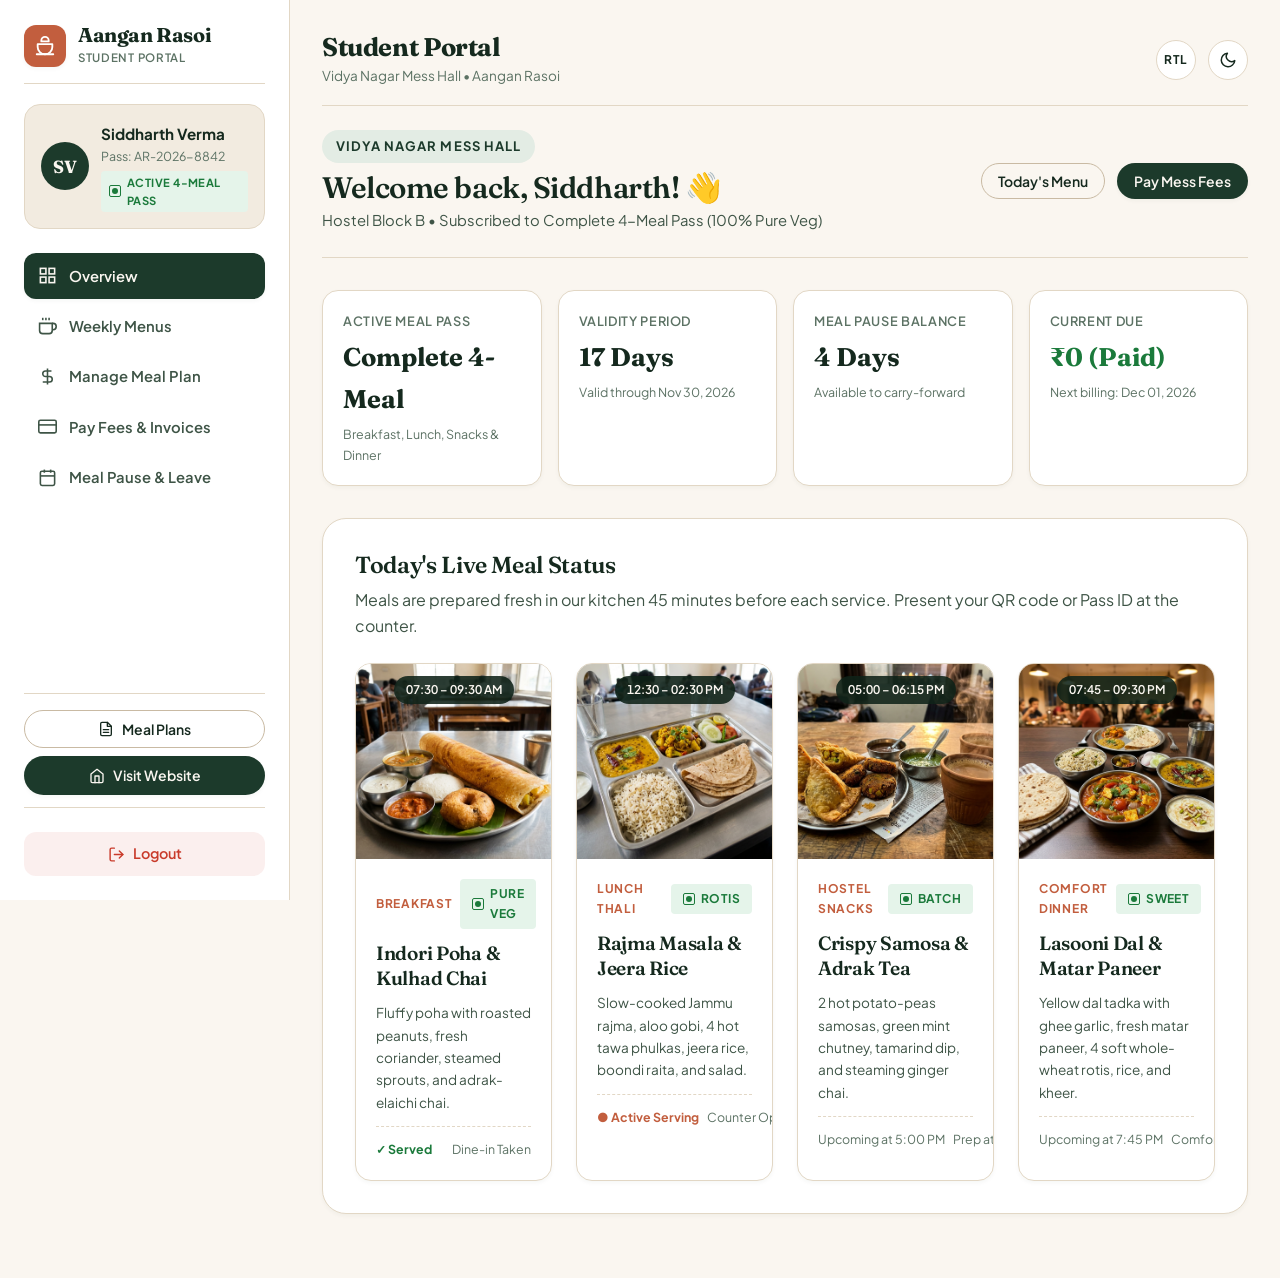
<file: dashboard.html>
<!DOCTYPE html>
<html lang="en" data-theme="light">

<head>
  <meta charset="UTF-8" />
  <meta name="viewport" content="width=device-width, initial-scale=1.0" />
  <title>Student Dashboard — Aangan Rasoi Mess &amp; Hostel Food Service</title>
  <meta name="description"
    content="Aangan Rasoi student portal for viewing weekly mess menus, managing monthly meal plans, requesting meal pause credits, and paying hostel dining fees." />
  <link rel="icon" type="image/svg+xml" href="assets/images/favicon.svg" />
  <link rel="stylesheet" href="css/styles.css" />
</head>

<body>
  <a href="#main-content" class="skip-link">Skip to main content</a>

  <main id="main-content">
    <div class="dashboard-page-wrapper">
      <!-- ======================= LEFT SIDEBAR (STICKY TOP TO BOTTOM) ======================= -->
      <aside class="dashboard-sidebar" aria-label="Student Dashboard Navigation">
        <div>
          <!-- Brand Logo inside Sticky Sidebar & Drawer Close Button -->
          <div class="dashboard-sidebar-brand">
            <a href="index.html" class="brand-logo" aria-label="Aangan Rasoi Home">
              <span class="brand-mark" aria-hidden="true">
                <svg width="22" height="22" viewBox="0 0 24 24" fill="none" stroke="currentColor" stroke-width="2"
                  stroke-linecap="round" stroke-linejoin="round">
                  <path d="M12 2a4 4 0 0 1 4 4v1H8V6a4 4 0 0 1 4-4z" />
                  <path d="M4 10h16v3a8 8 0 0 1-16 0v-3z" />
                  <path d="M3 21h18" />
                </svg>
              </span>
              <span class="brand-text">
                <span class="brand-name">Aangan Rasoi</span>
                <span class="brand-tagline">Student Portal</span>
              </span>
            </a>
            <!-- Close Button for Mobile & Tablet drawer -->
            <button type="button" class="dashboard-sidebar-close" id="dashboard-sidebar-close"
              aria-label="Close navigation menu" title="Close Menu">
              <svg width="20" height="20" viewBox="0 0 24 24" fill="none" stroke="currentColor" stroke-width="2.2"
                stroke-linecap="round" stroke-linejoin="round">
                <line x1="18" y1="6" x2="6" y2="18"></line>
                <line x1="6" y1="6" x2="18" y2="18"></line>
              </svg>
            </button>
          </div>

          <!-- Student Profile Card -->
          <div class="dashboard-user-card">
            <div class="dashboard-user-avatar">SV</div>
            <div>
              <span class="dashboard-user-name">Siddharth Verma</span>
              <span class="dashboard-user-role">Pass: AR-2026-8842</span>
              <span class="diet-badge diet-badge-veg" style="margin-top: 4px; font-size: 0.7rem; padding: 2px 8px;">
                <span class="fssai-dot"></span> Active 4-Meal Pass
              </span>
            </div>
          </div>

          <!-- Side Navigation Menu Links -->
          <nav class="dashboard-nav-list" aria-label="Dashboard Sections">
            <button type="button" class="dashboard-nav-btn active" data-view-target="view-overview">
              <svg viewBox="0 0 24 24" fill="none" stroke="currentColor" stroke-width="2">
                <rect x="3" y="3" width="7" height="7"></rect>
                <rect x="14" y="3" width="7" height="7"></rect>
                <rect x="14" y="14" width="7" height="7"></rect>
                <rect x="3" y="14" width="7" height="7"></rect>
              </svg>
              <span>Overview</span>
            </button>

            <button type="button" class="dashboard-nav-btn" data-view-target="view-weekly-menus">
              <svg viewBox="0 0 24 24" fill="none" stroke="currentColor" stroke-width="2">
                <path d="M18 8h1a4 4 0 0 1 0 8h-1"></path>
                <path d="M2 8h16v9a4 4 0 0 1-4 4H6a4 4 0 0 1-4-4V8z"></path>
                <line x1="6" y1="1" x2="6" y2="4"></line>
                <line x1="10" y1="1" x2="10" y2="4"></line>
                <line x1="14" y1="1" x2="14" y2="4"></line>
              </svg>
              <span>Weekly Menus</span>
            </button>

            <button type="button" class="dashboard-nav-btn" data-view-target="view-manage-plans">
              <svg viewBox="0 0 24 24" fill="none" stroke="currentColor" stroke-width="2">
                <path d="M12 2v20M17 5H9.5a3.5 3.5 0 0 0 0 7h5a3.5 3.5 0 0 1 0 7H6"></path>
              </svg>
              <span>Manage Meal Plan</span>
            </button>

            <button type="button" class="dashboard-nav-btn" data-view-target="view-pay-fees">
              <svg viewBox="0 0 24 24" fill="none" stroke="currentColor" stroke-width="2">
                <rect x="1" y="4" width="22" height="16" rx="2" ry="2"></rect>
                <line x1="1" y1="10" x2="23" y2="10"></line>
              </svg>
              <span>Pay Fees &amp; Invoices</span>
            </button>

            <button type="button" class="dashboard-nav-btn" data-view-target="view-pause-attendance">
              <svg viewBox="0 0 24 24" fill="none" stroke="currentColor" stroke-width="2">
                <rect x="3" y="4" width="18" height="18" rx="2" ry="2"></rect>
                <line x1="16" y1="2" x2="16" y2="6"></line>
                <line x1="8" y1="2" x2="8" y2="6"></line>
                <line x1="3" y1="10" x2="21" y2="10"></line>
              </svg>
              <span>Meal Pause &amp; Leave</span>
            </button>
          </nav>
        </div>

        <!-- Sticky Sidebar Bottom: Buttons Moved From Header, Controls & Logout -->
        <div class="dashboard-sidebar-footer">
          <!-- Quick Action Buttons Moved From Header to Menu Page -->
          <div class="dashboard-menu-actions">
            <a href="meal-plans.html" class="btn btn-outline btn-sm btn-full">
              <svg width="16" height="16" viewBox="0 0 24 24" fill="none" stroke="currentColor" stroke-width="2"
                stroke-linecap="round" stroke-linejoin="round">
                <path d="M14 2H6a2 2 0 0 0-2 2v16a2 2 0 0 0 2 2h12a2 2 0 0 0 2-2V8z"></path>
                <polyline points="14 2 14 8 20 8"></polyline>
                <line x1="16" y1="13" x2="8" y2="13"></line>
                <line x1="16" y1="17" x2="8" y2="17"></line>
              </svg>
              <span>Meal Plans</span>
            </a>
            <a href="index.html" class="btn btn-primary btn-sm btn-full">
              <svg width="16" height="16" viewBox="0 0 24 24" fill="none" stroke="currentColor" stroke-width="2"
                stroke-linecap="round" stroke-linejoin="round">
                <path d="M3 9l9-7 9 7v11a2 2 0 0 1-2 2H5a2 2 0 0 1-2-2z"></path>
                <polyline points="9 22 9 12 15 12 15 22"></polyline>
              </svg>
              <span>Visit Website</span>
            </a>
          </div>

          <!-- Logout Button -->
          <a href="login.html" class="dashboard-logout-btn">
            <svg viewBox="0 0 24 24" fill="none" stroke="currentColor" stroke-width="2" stroke-linecap="round"
              stroke-linejoin="round">
              <path d="M9 21H5a2 2 0 0 1-2-2V5a2 2 0 0 1 2-2h4"></path>
              <polyline points="16 17 21 12 16 7"></polyline>
              <line x1="21" y1="12" x2="9" y2="12"></line>
            </svg>
            <span>Logout</span>
          </a>
        </div>
      </aside>

      <!-- Sidebar Mobile & Tablet Backdrop -->
      <div class="dashboard-sidebar-backdrop" id="dashboard-backdrop" aria-hidden="true"></div>

      <!-- ======================= RIGHT MAIN CONTENT AREA ======================= -->
      <section class="dashboard-main">
        <!-- Topbar: Hamburger Button (Symbol ONLY, No Text) + Title + Status -->
        <div class="dashboard-topbar">
          <div class="dashboard-topbar-left" style="display: flex; align-items: center; gap: var(--space-3);">
            <!-- Hamburger menu symbol ONLY, no menu text -->
            <button type="button" class="dashboard-hamburger-btn" id="dashboard-mobile-toggle"
              aria-label="Open navigation menu" title="Open Menu">
              <svg viewBox="0 0 24 24" fill="none" stroke="currentColor" stroke-width="2.2" stroke-linecap="round"
                stroke-linejoin="round" aria-hidden="true">
                <line x1="3" y1="6" x2="21" y2="6"></line>
                <line x1="3" y1="12" x2="21" y2="12"></line>
                <line x1="3" y1="18" x2="21" y2="18"></line>
              </svg>
            </button>
            <div>
              <h2 class="dashboard-welcome-heading">Student Portal</h2>
              <span class="dashboard-welcome-sub">Vidya Nagar Mess Hall &bull; Aangan Rasoi</span>
            </div>
          </div>

          <!-- Top Right Corner: RTL and Theme Buttons -->
          <div class="dashboard-topbar-right">
            <!-- RTL Toggle: exact style with theme button, ONLY RTL text inside -->
            <button type="button" class="rtl-toggle" id="rtl-toggle" aria-label="Toggle RTL direction"
              title="Toggle RTL direction">RTL</button>

            <!-- Theme Toggle Button -->
            <button type="button" class="theme-toggle" aria-label="Switch to dark mode" title="Toggle Light/Dark Theme">
              <svg class="icon-moon" viewBox="0 0 24 24" fill="none" stroke="currentColor" stroke-width="2"
                stroke-linecap="round" stroke-linejoin="round" aria-hidden="true">
                <path d="M21 12.79A9 9 0 1 1 11.21 3 7 7 0 0 0 21 12.79z"></path>
              </svg>
              <svg class="icon-sun" viewBox="0 0 24 24" fill="none" stroke="currentColor" stroke-width="2"
                stroke-linecap="round" stroke-linejoin="round" aria-hidden="true">
                <circle cx="12" cy="12" r="5"></circle>
                <line x1="12" y1="1" x2="12" y2="3"></line>
                <line x1="12" y1="21" x2="12" y2="23"></line>
                <line x1="4.22" y1="4.22" x2="5.64" y2="5.64"></line>
                <line x1="18.36" y1="18.36" x2="19.78" y2="19.78"></line>
                <line x1="1" y1="12" x2="3" y2="12"></line>
                <line x1="21" y1="12" x2="23" y2="12"></line>
                <line x1="4.22" y1="19.78" x2="5.64" y2="18.36"></line>
                <line x1="18.36" y1="5.64" x2="19.78" y2="4.22"></line>
              </svg>
            </button>
          </div>
        </div>

        <!-- Header Strip -->
        <div class="dashboard-header-strip">
          <div>
            <span class="eyebrow eyebrow-sage" style="margin-bottom: var(--space-2);">Vidya Nagar Mess Hall</span>
            <h1 style="font-size: 1.85rem; margin-bottom: var(--space-1);">Welcome back, Siddharth! 👋</h1>
            <p style="font-size: 0.925rem;">Hostel Block B • Subscribed to Complete 4-Meal Pass (100% Pure Veg)</p>
          </div>
          <div style="display: flex; gap: var(--space-3); flex-wrap: wrap;">
            <a href="#view-weekly-menus" class="btn btn-outline btn-sm"
              onclick="document.querySelector('[data-view-target=\'view-weekly-menus\']').click();">Today's Menu</a>
            <a href="#view-pay-fees" class="btn btn-primary btn-sm"
              onclick="document.querySelector('[data-view-target=\'view-pay-fees\']').click();">Pay Mess Fees</a>
          </div>
        </div>

        <!-- 4 Metrics Cards -->
        <div class="dashboard-metrics-grid">
          <div class="metric-card">
            <span class="metric-card-label">Active Meal Pass</span>
            <span class="metric-card-value">Complete 4-Meal</span>
            <span class="metric-card-sub">Breakfast, Lunch, Snacks &amp; Dinner</span>
          </div>

          <div class="metric-card">
            <span class="metric-card-label">Validity Period</span>
            <span class="metric-card-value tabular-nums">17 Days</span>
            <span class="metric-card-sub">Valid through Nov 30, 2026</span>
          </div>

          <div class="metric-card">
            <span class="metric-card-label">Meal Pause Balance</span>
            <span class="metric-card-value tabular-nums">4 Days</span>
            <span class="metric-card-sub">Available to carry-forward</span>
          </div>

          <div class="metric-card">
            <span class="metric-card-label">Current Due</span>
            <span class="metric-card-value tabular-nums" id="fee-due-status" style="color: var(--veg-color);">₹0
              (Paid)</span>
            <span class="metric-card-sub">Next billing: Dec 01, 2026</span>
          </div>
        </div>

        <!-- ======================= SECTION 1: OVERVIEW ======================= -->
        <div id="view-overview" class="dashboard-view-panel">
          <div class="dashboard-section-box">
            <h2>Today's Live Meal Status</h2>
            <p>Meals are prepared fresh in our kitchen 45 minutes before each service. Present your QR code or Pass ID
              at the counter.</p>

            <div class="today-menu-grid">
              <article class="meal-slot-card">
                <div class="meal-slot-img">
                  <img src="assets/images/south-indian-morning.jpg"
                    alt="South Indian breakfast with masala dosa, idlis and sambar" width="400" height="260" />
                  <span class="meal-time-pill">07:30 – 09:30 AM</span>
                </div>
                <div class="meal-slot-body">
                  <div class="meal-slot-header">
                    <span class="meal-slot-type">Breakfast</span>
                    <span class="diet-badge diet-badge-veg"><span class="fssai-dot"></span> Pure Veg</span>
                  </div>
                  <h3 class="meal-slot-title">Indori Poha &amp; Kulhad Chai</h3>
                  <p style="font-size: 0.85rem; color: var(--text-secondary); margin-bottom: var(--space-3);">Fluffy
                    poha with roasted peanuts, fresh coriander, steamed sprouts, and adrak-elaichi chai.</p>
                  <div class="meal-slot-footer">
                    <span style="color: var(--veg-color); font-weight: 700;">✓ Served</span>
                    <span>Dine-in Taken</span>
                  </div>
                </div>
              </article>

              <article class="meal-slot-card">
                <div class="meal-slot-img">
                  <img src="assets/images/lunch-thali-mess.jpg"
                    alt="Authentic 5-compartment stainless steel mess lunch thali" width="400" height="260" />
                  <span class="meal-time-pill">12:30 – 02:30 PM</span>
                </div>
                <div class="meal-slot-body">
                  <div class="meal-slot-header">
                    <span class="meal-slot-type">Lunch Thali</span>
                    <span class="diet-badge diet-badge-veg"><span class="fssai-dot"></span> Rotis</span>
                  </div>
                  <h3 class="meal-slot-title">Rajma Masala &amp; Jeera Rice</h3>
                  <p style="font-size: 0.85rem; color: var(--text-secondary); margin-bottom: var(--space-3);">
                    Slow-cooked Jammu rajma, aloo gobi, 4 hot tawa phulkas, jeera rice, boondi raita, and salad.</p>
                  <div class="meal-slot-footer">
                    <span style="color: var(--brand-terracotta); font-weight: 700;">● Active Serving</span>
                    <span>Counter Open</span>
                  </div>
                </div>
              </article>

              <article class="meal-slot-card">
                <div class="meal-slot-img">
                  <img src="assets/images/hostel-snacks-samosa.jpg"
                    alt="Evening samosas and hot masala tea in clay kulhads" width="400" height="260" />
                  <span class="meal-time-pill">05:00 – 06:15 PM</span>
                </div>
                <div class="meal-slot-body">
                  <div class="meal-slot-header">
                    <span class="meal-slot-type">Hostel Snacks</span>
                    <span class="diet-badge diet-badge-veg"><span class="fssai-dot"></span> Batch</span>
                  </div>
                  <h3 class="meal-slot-title">Crispy Samosa &amp; Adrak Tea</h3>
                  <p style="font-size: 0.85rem; color: var(--text-secondary); margin-bottom: var(--space-3);">2 hot
                    potato-peas samosas, green mint chutney, tamarind dip, and steaming ginger chai.</p>
                  <div class="meal-slot-footer">
                    <span>Upcoming at 5:00 PM</span>
                    <span>Prep at 4:30 PM</span>
                  </div>
                </div>
              </article>

              <article class="meal-slot-card">
                <div class="meal-slot-img">
                  <img src="assets/images/dinner-homestyle.jpg"
                    alt="Comforting dinner with kadai paneer, dal fry and chapatis" width="400" height="260" />
                  <span class="meal-time-pill">07:45 – 09:30 PM</span>
                </div>
                <div class="meal-slot-body">
                  <div class="meal-slot-header">
                    <span class="meal-slot-type">Comfort Dinner</span>
                    <span class="diet-badge diet-badge-veg"><span class="fssai-dot"></span> Sweet</span>
                  </div>
                  <h3 class="meal-slot-title">Lasooni Dal &amp; Matar Paneer</h3>
                  <p style="font-size: 0.85rem; color: var(--text-secondary); margin-bottom: var(--space-3);">Yellow dal
                    tadka with ghee garlic, fresh matar paneer, 4 soft whole-wheat rotis, rice, and kheer.</p>
                  <div class="meal-slot-footer">
                    <span>Upcoming at 7:45 PM</span>
                    <span>Comfort Dinner</span>
                  </div>
                </div>
              </article>
            </div>
          </div>
        </div>

        <!-- ======================= SECTION 2: WEEKLY MENUS ======================= -->
        <div id="view-weekly-menus" class="dashboard-view-panel" style="display: none;">
          <div class="dashboard-section-box">
            <h2>Weekly Mess Menus (Rotating 7-Day Schedule)</h2>
            <p>Our weekly rotation guarantees balanced student nutrition without repeating the same gravies and sabzis.
            </p>

            <div class="menu-tabs-bar">
              <div class="day-selector" role="tablist" aria-label="Select day of the week">
                <button type="button" class="day-btn active" data-menu-day="monday" role="tab">Monday</button>
                <button type="button" class="day-btn" data-menu-day="wednesday" role="tab">Wednesday</button>
                <button type="button" class="day-btn" data-menu-day="friday" role="tab">Friday</button>
                <button type="button" class="day-btn" data-menu-day="sunday" role="tab">Sunday Feast</button>
              </div>
              <span class="pill-tag" id="active-menu-day-label">Monday — Fresh Start Homely Spread</span>
            </div>

            <div class="table-responsive">
              <table class="comparison-table" aria-label="Complete 7-day student mess schedule">
                <thead>
                  <tr>
                    <th>Day</th>
                    <th>Breakfast (07:30 – 09:30 AM)</th>
                    <th>Lunch (12:30 – 02:30 PM)</th>
                    <th>Snacks (05:00 – 06:15 PM)</th>
                    <th>Dinner (07:45 – 09:30 PM)</th>
                  </tr>
                </thead>
                <tbody>
                  <tr>
                    <td><strong>Monday</strong></td>
                    <td>Indori Poha, Sprouts &amp; Masala Chai</td>
                    <td>Jammu Rajma Masala, Aloo Gobi, Jeera Rice, Phulkas</td>
                    <td>Crispy Veg Cutlet &amp; Ginger Tea</td>
                    <td>Lasooni Dal Tadka, Matar Paneer &amp; Seviyan Kheer</td>
                  </tr>
                  <tr>
                    <td><strong>Tuesday</strong></td>
                    <td>Upma, Medu Vada, Sambar &amp; Filter Coffee</td>
                    <td>Kala Chana Rasa, Cabbage Poriyal, Toor Dal, Curd</td>
                    <td>Masala Pav &amp; Mint Chutney</td>
                    <td>Dal Makhani, Mix Veg Jalfrezi, Jeera Rice &amp; Papad</td>
                  </tr>
                  <tr>
                    <td><strong>Wednesday</strong></td>
                    <td>Crisp Masala Dosa, Idli &amp; Coconut Chutney</td>
                    <td>Amritsari Chole, Bhature / Phulka, Pulao &amp; Chaas</td>
                    <td>Baked Samosa Chaat &amp; Tea</td>
                    <td>Palak Paneer / Homestyle Chicken, Dal Fry</td>
                  </tr>
                  <tr>
                    <td><strong>Thursday</strong></td>
                    <td>Aloo Puri Bhaji &amp; Elaichi Tea</td>
                    <td>Lobia Curry, Baingan Bharta, Moong Dal, Rotis</td>
                    <td>Poha Chivda Bhel &amp; Iced Tea</td>
                    <td>Yellow Dal Tadka, Anda/Soyabean Bhurji &amp; Custard</td>
                  </tr>
                  <tr>
                    <td><strong>Friday</strong></td>
                    <td>Stuffed Aloo Paratha, Curd &amp; Pickle</td>
                    <td>Gujarati Kadhi Pakora, Kurkuri Bhindi &amp; Dal</td>
                    <td>Sweet Corn Chaat &amp; Chai</td>
                    <td>Subz Dum Biryani / Chicken Biryani &amp; Halwa</td>
                  </tr>
                  <tr>
                    <td><strong>Saturday</strong></td>
                    <td>Mysore Masala Uttapam &amp; Sambar</td>
                    <td>Lauki Kofta Curry, Dal Tadka, Rice, Kachumber</td>
                    <td>Veg Hakka Noodles &amp; Tea</td>
                    <td>Panchmel Dal, Methi Matar Malai &amp; Phulkas</td>
                  </tr>
                  <tr>
                    <td><strong>Sunday</strong></td>
                    <td>Chole-Puri &amp; Kesar Sooji Halwa</td>
                    <td><strong>Grand Feast:</strong> Paneer Lababdar / Chicken Masala, Naan &amp; Gulab Jamun</td>
                    <td>Grilled Chutney Sandwich &amp; Tea</td>
                    <td>Light Ghee Moong Dal Khichdi &amp; Kadhi</td>
                  </tr>
                </tbody>
              </table>
            </div>
          </div>
        </div>

        <!-- ======================= SECTION 3: MANAGE MEAL PLAN ======================= -->
        <div id="view-manage-plans" class="dashboard-view-panel" style="display: none;">
          <div class="dashboard-section-box">
            <h2>Manage Your Meal Plan &amp; Preferences</h2>
            <p>Upgrade your tier, switch dietary lines, or convert dine-in to insulated stainless steel tiffin pickup.
            </p>

            <div class="form-grid-2" style="margin-bottom: var(--space-6);">
              <div
                style="background-color: var(--bg-secondary); padding: var(--space-5); border-radius: var(--radius-lg); border: 1px solid var(--border-subtle);">
                <span class="diet-badge diet-badge-veg" style="margin-bottom: var(--space-2);"><span
                    class="fssai-dot"></span> Current Active Plan</span>
                <h3 style="font-size: 1.3rem; margin-bottom: var(--space-1);">Complete 4-Meal Pass</h3>
                <p style="font-size: 0.9rem; margin-bottom: var(--space-3);">Breakfast, Lunch, Evening Snacks &amp;
                  Dinner • ₹3,600 / month*</p>
                <ul class="plan-features" style="font-size: 0.85rem; margin-bottom: var(--space-4);">
                  <li><svg viewBox="0 0 24 24" fill="none" stroke="currentColor" stroke-width="2.5">
                      <polyline points="20 6 9 17 4 12"></polyline>
                    </svg> Unlimited hot rotis &amp; dal</li>
                  <li><svg viewBox="0 0 24 24" fill="none" stroke="currentColor" stroke-width="2.5">
                      <polyline points="20 6 9 17 4 12"></polyline>
                    </svg> 6 days pause carry-forward balance</li>
                </ul>
              </div>

              <!-- Switch Plan Form -->
              <div>
                <form id="plan-change-form">
                  <div class="form-group">
                    <label for="change-plan-select" class="form-label">Switch to Another Meal Plan</label>
                    <select id="change-plan-select" class="form-control" required>
                      <option value="Complete 4-Meal Pass (₹3,600/mo*)">Complete 4-Meal Pass (Current - ₹3,600/mo*)
                      </option>
                      <option value="Three-Meal Daily Pass (₹3,300/mo*)">Three-Meal Pass: Breakfast, Lunch, Dinner
                        (₹3,300/mo*)</option>
                      <option value="Two-Meal Core Pass (₹2,850/mo*)">Two-Meal Core: Lunch + Dinner (₹2,850/mo*)
                      </option>
                      <option value="Morning & Night Pass (₹2,400/mo*)">Morning &amp; Night: Breakfast + Dinner
                        (₹2,400/mo*)</option>
                      <option value="Single Thali Pass (₹1,600/mo*)">Single Thali: Daily Lunch or Dinner (₹1,600/mo*)
                      </option>
                    </select>
                  </div>

                  <div class="form-group">
                    <label for="change-diet-select" class="form-label">Dietary Preference</label>
                    <select id="change-diet-select" class="form-control">
                      <option value="pure-veg">100% Pure Vegetarian Line</option>
                      <option value="veg-egg">Veg + Egg Line</option>
                      <option value="non-veg">Veg + Egg / Non-Veg Line (4x/wk)</option>
                      <option value="jain">Jain (No Onion-Garlic)</option>
                    </select>
                  </div>

                  <button type="submit" class="btn btn-outline btn-full">Apply Plan Switch</button>
                  <div id="plan-change-banner" class="form-status-banner" style="display: none;"></div>
                </form>
              </div>
            </div>
          </div>
        </div>

        <!-- ======================= SECTION 4: PAY FEES & INVOICES ======================= -->
        <div id="view-pay-fees" class="dashboard-view-panel" style="display: none;">
          <div class="dashboard-section-box">
            <h2>Pay Mess Fees &amp; Download Receipts</h2>
            <p>Pay monthly mess subscriptions conveniently via UPI, QR code, netbanking, or debit/credit card with
              instant receipt generation.</p>

            <div class="form-grid-2" style="margin-bottom: var(--space-8);">
              <!-- Payment Form -->
              <div class="dashboard-fee-card"
                style="background-color: var(--bg-secondary); padding: var(--space-6); border-radius: var(--radius-xl); border: 1px solid var(--border-subtle);">
                <span class="eyebrow eyebrow-sage" style="margin-bottom: var(--space-2);">Next Billing Cycle</span>
                <h3 style="font-size: 1.4rem; margin-bottom: var(--space-1);">December 2026 Monthly Pass</h3>
                <div class="plan-price" style="margin-block: var(--space-3);">
                  <span class="price-currency">₹</span>
                  <span class="price-amount">3,600</span>
                  <span class="price-period">/ month (30 days)</span>
                </div>

                <form id="fee-payment-form">
                  <div class="form-group">
                    <span class="form-label">Select Payment Method</span>
                    <div class="radio-pills" role="radiogroup">
                      <label class="radio-pill-label">
                        <input type="radio" name="payment_method" value="UPI (GPay / PhonePe / Paytm)" checked />
                        <span>UPI / QR</span>
                      </label>
                      <label class="radio-pill-label">
                        <input type="radio" name="payment_method" value="Net Banking" />
                        <span>Net Banking</span>
                      </label>
                      <label class="radio-pill-label">
                        <input type="radio" name="payment_method" value="Debit / Credit Card" />
                        <span>Card</span>
                      </label>
                    </div>
                  </div>

                  <div class="form-group">
                    <label for="upi-vpa" class="form-label">Enter UPI ID or Phone</label>
                    <input type="text" id="upi-vpa" class="form-control" placeholder="e.g. siddharth@okhdfcbank" />
                  </div>

                  <button type="submit" class="btn btn-terracotta btn-lg btn-full">Pay ₹3,600 Mess Fee</button>
                  <div id="fee-status-banner" class="form-status-banner" style="display: none;"></div>
                </form>
              </div>

              <!-- Payment Invoices Table -->
              <div>
                <h3 style="font-size: 1.15rem; margin-bottom: var(--space-3);">Past Payment Invoices</h3>
                <div class="table-responsive">
                  <table class="comparison-table invoices-table" style="min-width: 0;"
                    aria-label="Past Payment Invoices">
                    <thead>
                      <tr>
                        <th>Month</th>
                        <th>Amount</th>
                        <th>Status</th>
                        <th>Receipt</th>
                      </tr>
                    </thead>
                    <tbody>
                      <tr>
                        <td><strong>Nov 2026</strong></td>
                        <td class="tabular-nums">₹3,600</td>
                        <td><span style="color: var(--veg-color); font-weight: 700;">Paid</span></td>
                        <td><button type="button" class="btn btn-outline btn-sm"
                            style="padding: 4px 10px; font-size: 0.78rem;"
                            onclick="alert('Downloading Receipt: AR-INV-2026-11 (Sample Demonstration)');">PDF</button>
                        </td>
                      </tr>
                      <tr>
                        <td><strong>Oct 2026</strong></td>
                        <td class="tabular-nums">₹3,600</td>
                        <td><span style="color: var(--veg-color); font-weight: 700;">Paid</span></td>
                        <td><button type="button" class="btn btn-outline btn-sm"
                            style="padding: 4px 10px; font-size: 0.78rem;"
                            onclick="alert('Downloading Receipt: AR-INV-2026-10 (Sample Demonstration)');">PDF</button>
                        </td>
                      </tr>
                      <tr>
                        <td><strong>Sep 2026</strong></td>
                        <td class="tabular-nums">₹3,600</td>
                        <td><span style="color: var(--veg-color); font-weight: 700;">Paid</span></td>
                        <td><button type="button" class="btn btn-outline btn-sm"
                            style="padding: 4px 10px; font-size: 0.78rem;"
                            onclick="alert('Downloading Receipt: AR-INV-2026-09 (Sample Demonstration)');">PDF</button>
                        </td>
                      </tr>
                    </tbody>
                  </table>
                </div>
              </div>
            </div>
          </div>
        </div>

        <!-- ======================= SECTION 5: MEAL PAUSE & ATTENDANCE ======================= -->
        <div id="view-pause-attendance" class="dashboard-view-panel" style="display: none;">
          <div class="dashboard-section-box">
            <h2>Log Meal Pause (Going Home / Vacation)</h2>
            <p>Visiting family or taking leave? Log your absence at least 12 hours prior so your meals are paused and
              days are credited to next month.</p>

            <form id="meal-pause-form" style="max-width: 600px;">
              <div class="form-grid-2">
                <div class="form-group">
                  <label for="pause-start-date" class="form-label">Departure Date <span class="req">*</span></label>
                  <input type="date" id="pause-start-date" class="form-control" required />
                </div>
                <div class="form-group">
                  <label for="pause-end-date" class="form-label">Return Date <span class="req">*</span></label>
                  <input type="date" id="pause-end-date" class="form-control" required />
                </div>
              </div>

              <div class="form-group">
                <label for="pause-reason" class="form-label">Reason for Absence</label>
                <select id="pause-reason" class="form-control">
                  <option value="Home Visit">Home Visit / Weekend</option>
                  <option value="Exam Preparation / Study Leave">Exam Prep / Study Leave</option>
                  <option value="Medical Rest">Medical Rest</option>
                  <option value="College Fest / Trip">College Fest / Trip</option>
                </select>
              </div>

              <button type="submit" class="btn btn-primary btn-lg">Submit Meal Pause Request</button>
              <div id="pause-status-banner" class="form-status-banner" style="display: none;"></div>
            </form>
          </div>
        </div>
      </section>
    </div>
  </main>

  <!-- Back to Top Floating Button -->
  <button type="button" id="back-to-top" class="back-to-top" aria-label="Back to top" title="Back to top">
    <svg viewBox="0 0 24 24" fill="none" stroke="currentColor" stroke-width="2.5" stroke-linecap="round"
      stroke-linejoin="round" aria-hidden="true">
      <polyline points="18 15 12 9 6 15"></polyline>
    </svg>
  </button>

  <script src="js/main.js"></script>
</body>

</html>
</file>
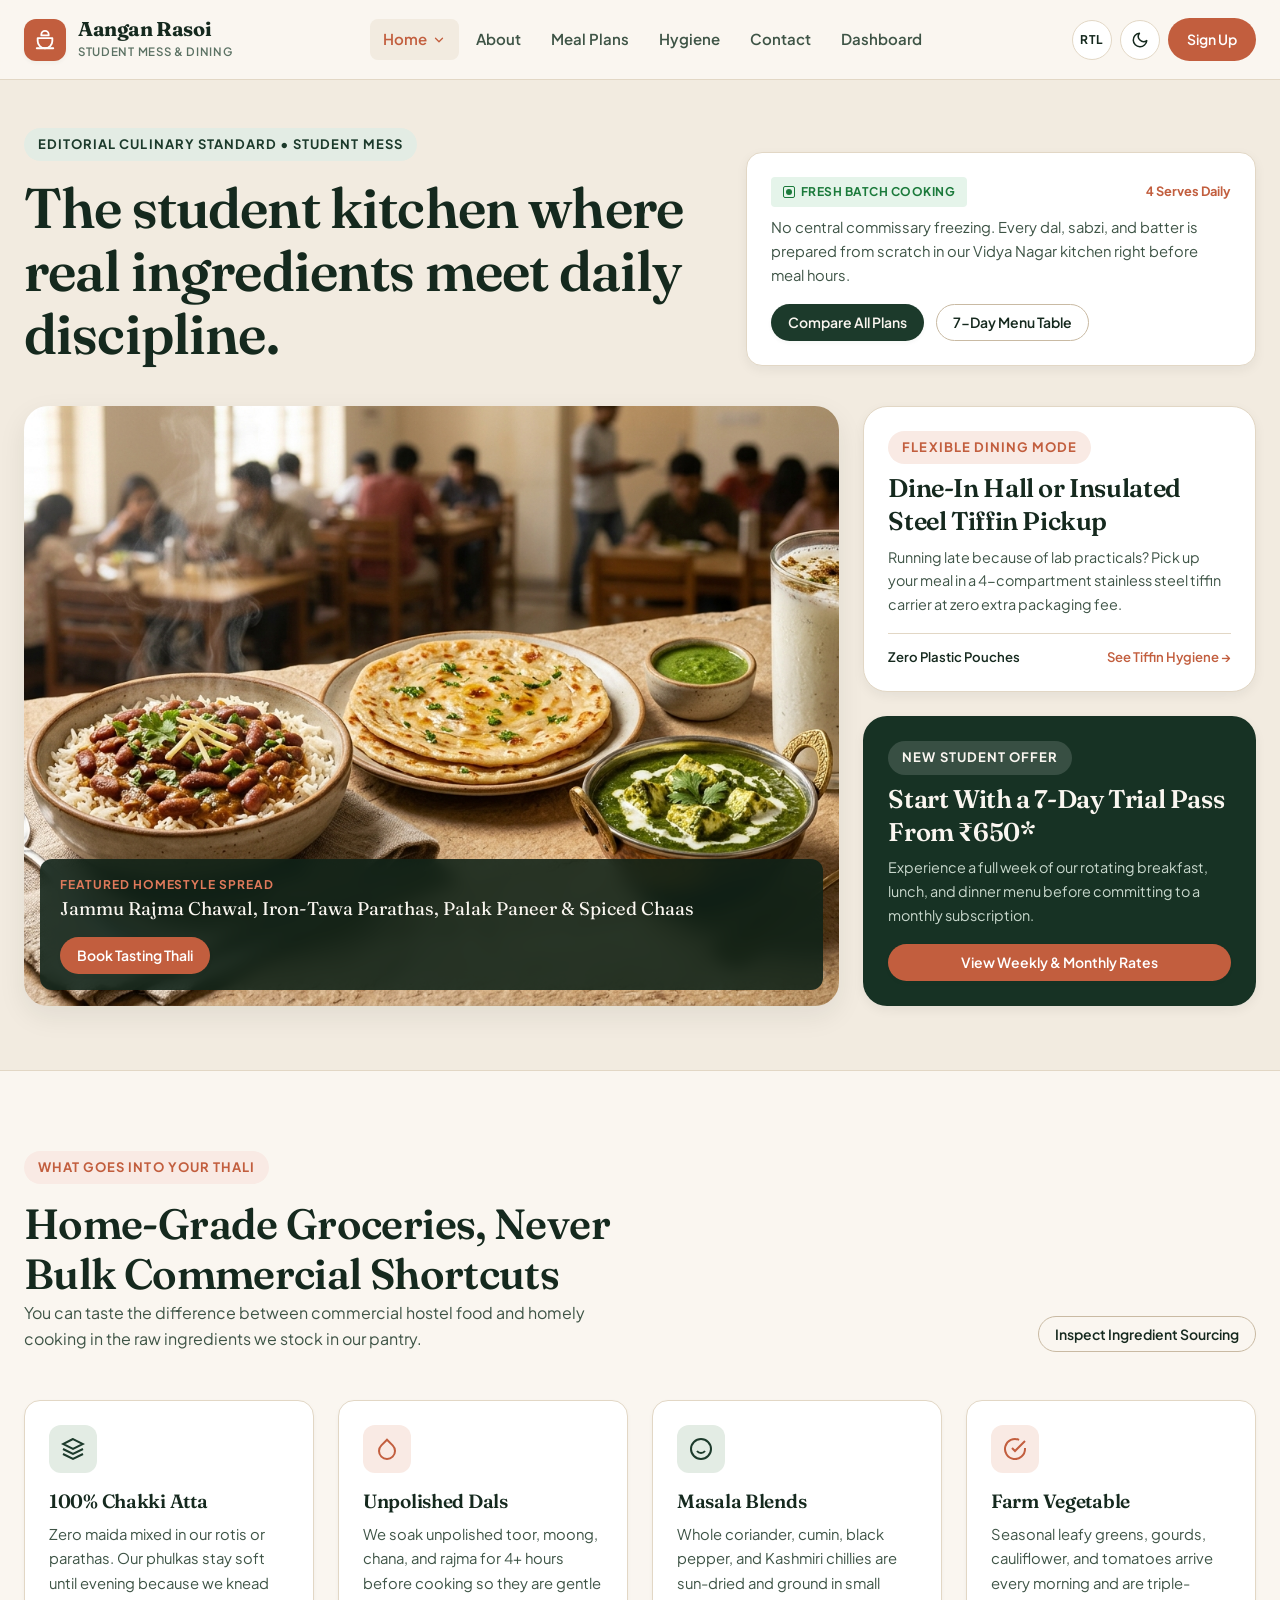
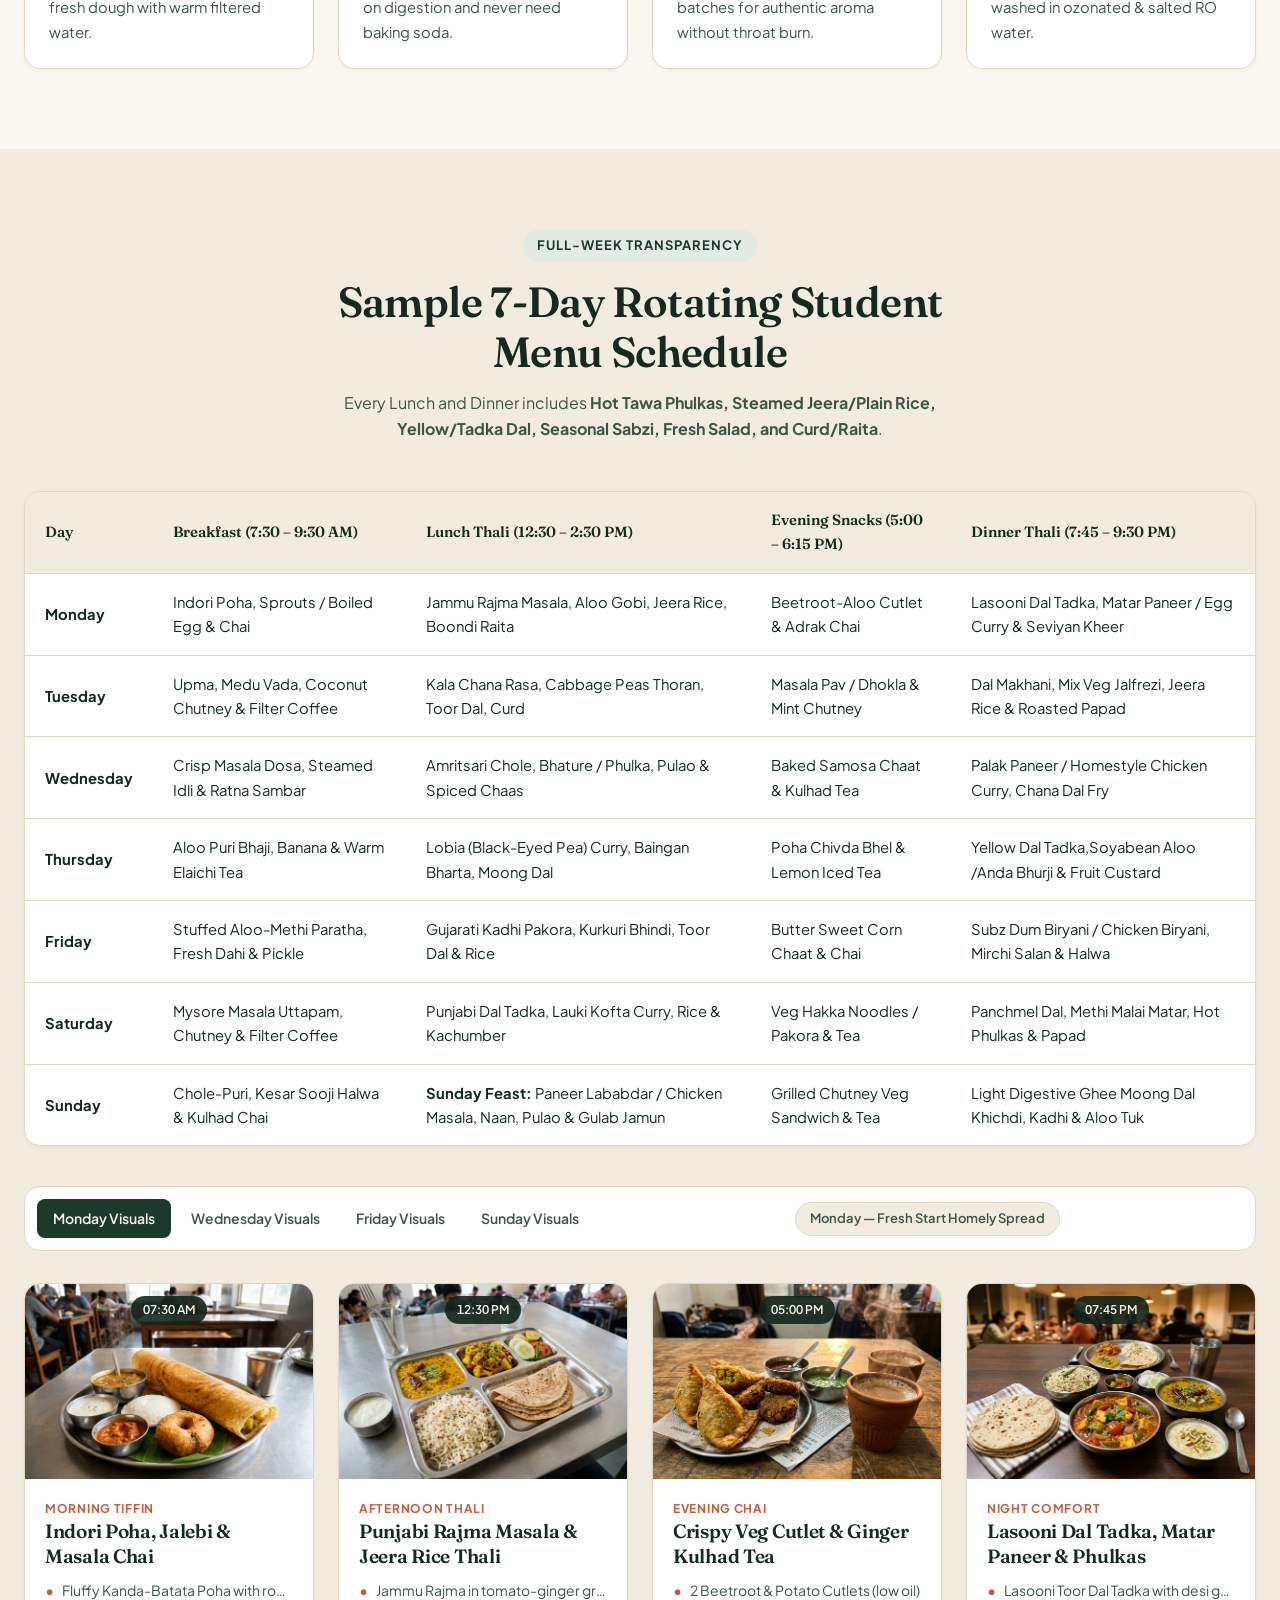
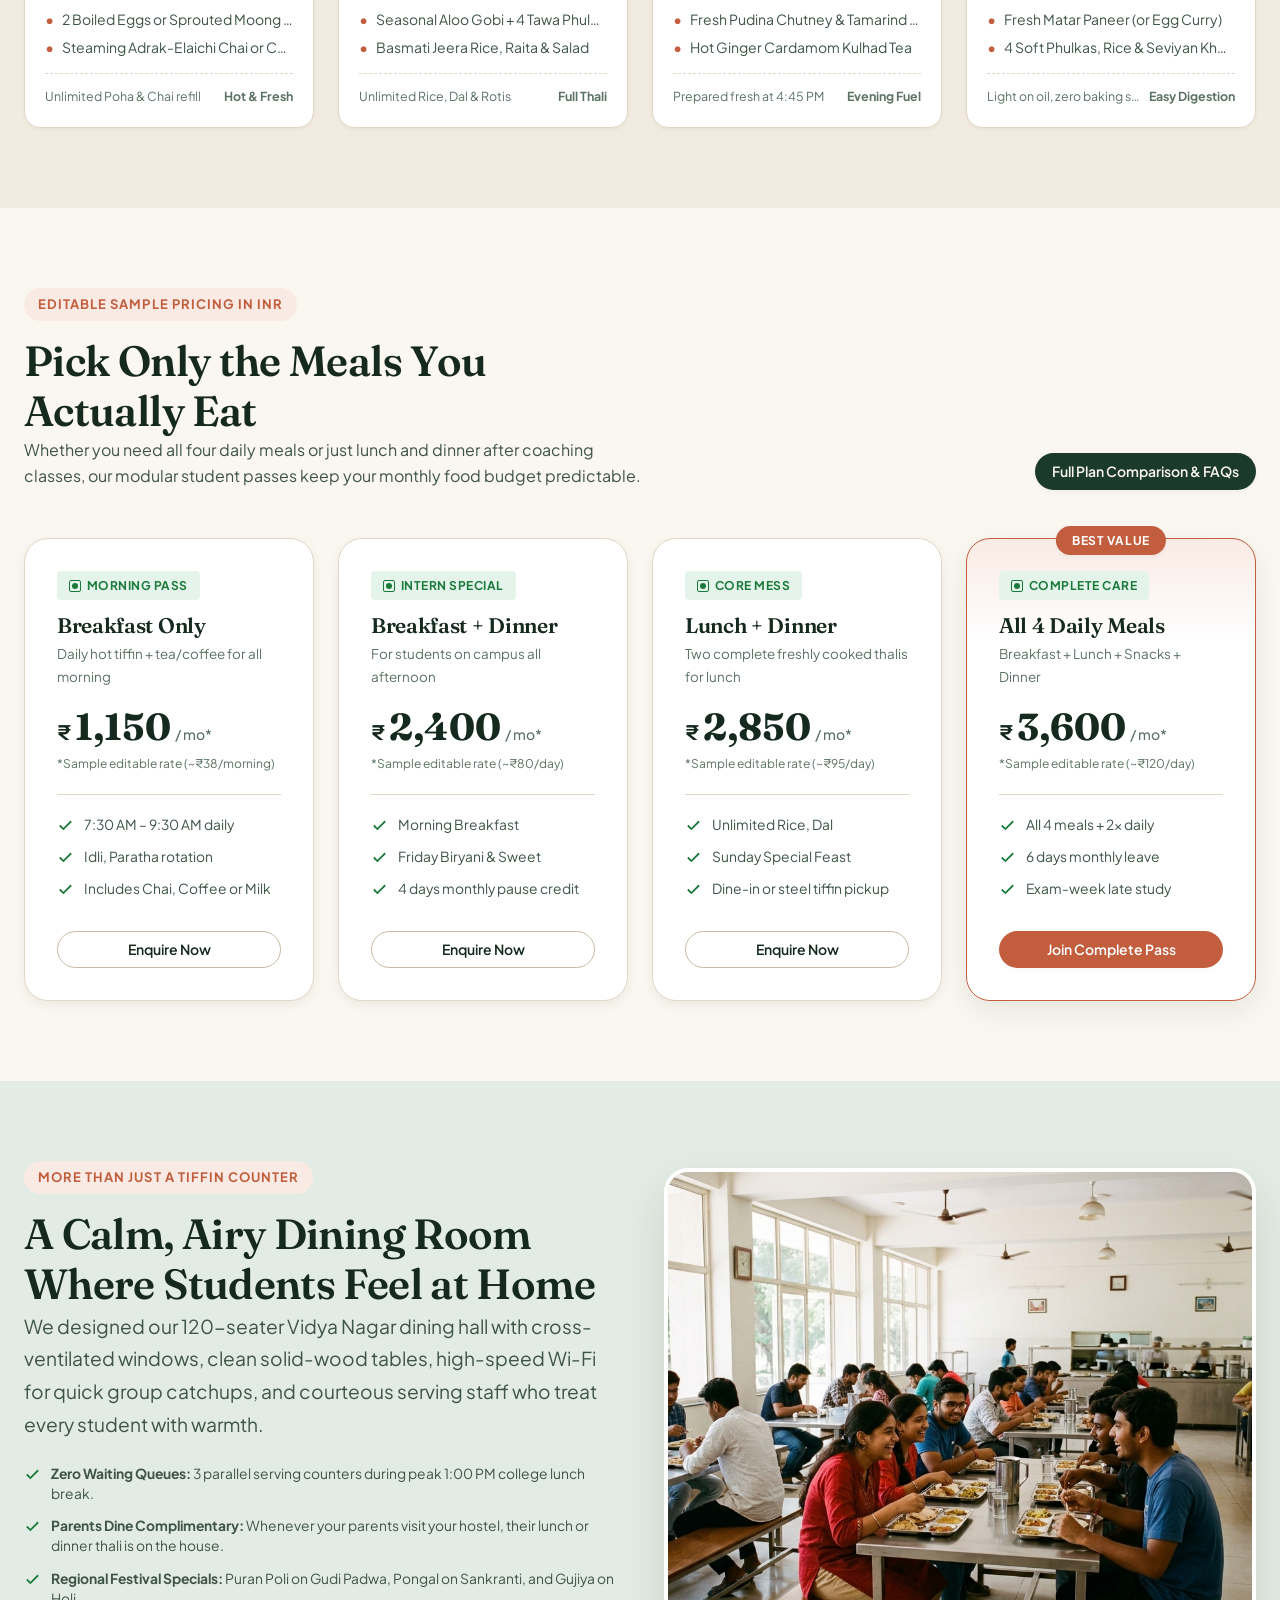
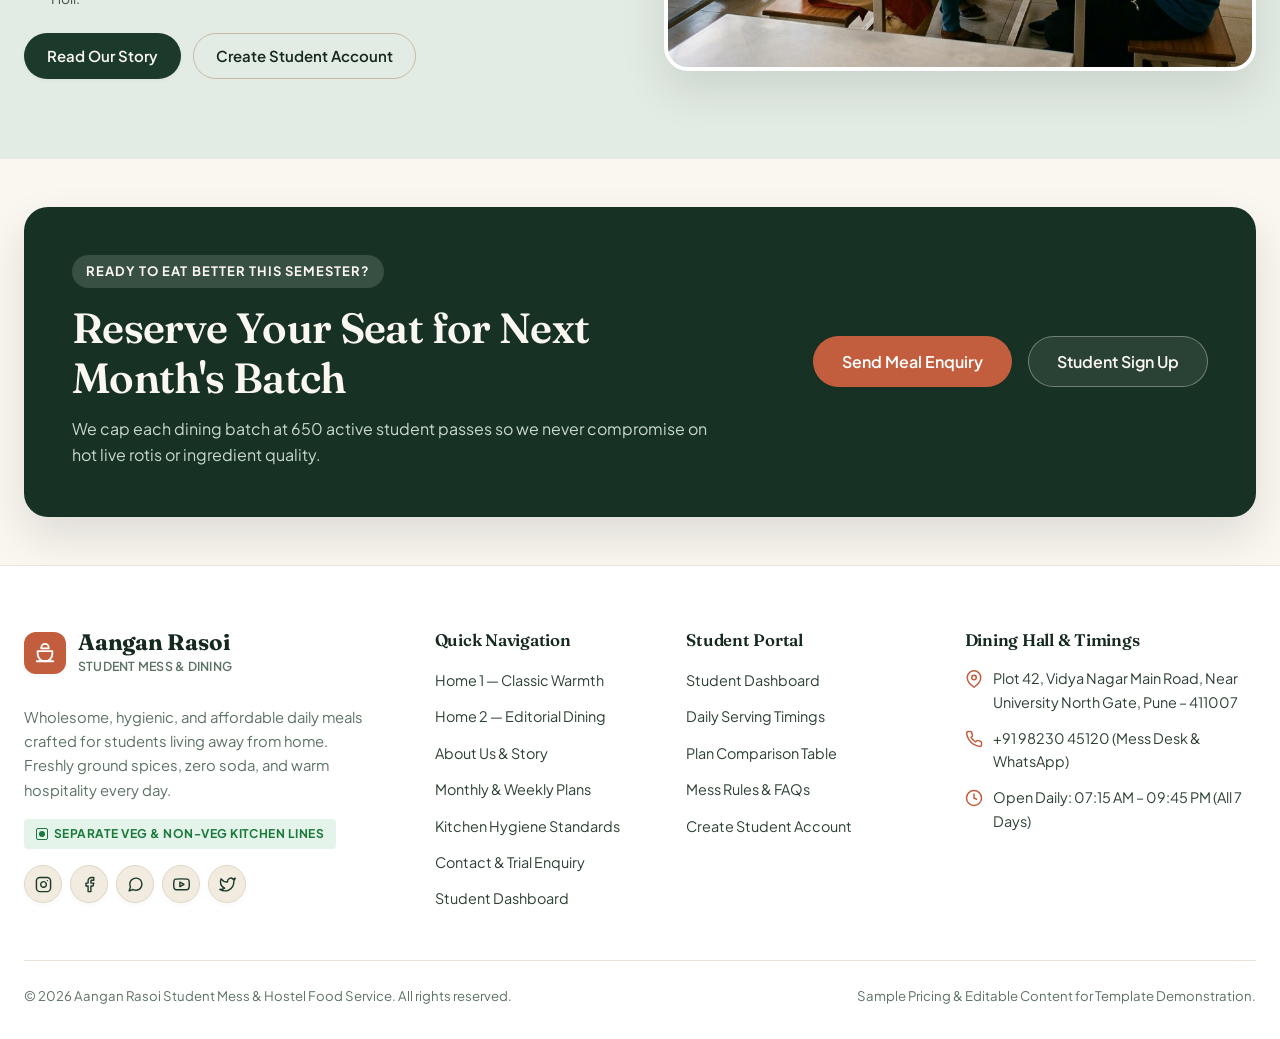
<file: home-2.html>
<!DOCTYPE html>
<html lang="en" data-theme="light">

<head>
  <meta charset="UTF-8" />
  <meta name="viewport" content="width=device-width, initial-scale=1.0" />
  <title>Aangan Rasoi — Editorial Student Dining &amp; Daily Menu Showcase | Home 2</title>
  <meta name="description"
    content="Explore Aangan Rasoi's editorial homepage: weekly student menu rotation, ingredient transparency, open-kitchen hygiene standards, and flexible hostel meal passes." />
  <link rel="icon" type="image/svg+xml" href="assets/images/favicon.svg" />
  <link rel="stylesheet" href="css/styles.css" />
</head>

<body>
  <a href="#main-content" class="skip-link">Skip to main content</a>

  <!-- ======================= STICKY NAVBAR ======================= -->
  <header class="site-header">
    <div class="container navbar">
      <a href="index.html" class="brand-logo" aria-label="Aangan Rasoi Home">
        <span class="brand-mark" aria-hidden="true">
          <svg width="22" height="22" viewBox="0 0 24 24" fill="none" stroke="currentColor" stroke-width="2"
            stroke-linecap="round" stroke-linejoin="round">
            <path d="M12 2a4 4 0 0 1 4 4v1H8V6a4 4 0 0 1 4-4z" />
            <path d="M4 10h16v3a8 8 0 0 1-16 0v-3z" />
            <path d="M3 21h18" />
          </svg>
        </span>
        <span class="brand-text">
          <span class="brand-name">Aangan Rasoi</span>
          <span class="brand-tagline">Student Mess &amp; Dining</span>
        </span>
      </a>

      <nav aria-label="Primary Navigation">
        <ul class="nav-menu" id="primary-nav-menu">
          <li class="nav-item dropdown">
            <button type="button" class="nav-link dropdown-toggle active" aria-expanded="false" aria-haspopup="true">
              <span>Home</span>
              <svg class="dropdown-chevron" viewBox="0 0 24 24" fill="none" stroke="currentColor" stroke-width="2.2"
                stroke-linecap="round" stroke-linejoin="round" aria-hidden="true">
                <polyline points="6 9 12 15 18 9"></polyline>
              </svg>
            </button>
            <div class="dropdown-menu" role="menu">
              <a href="index.html" class="dropdown-item" role="menuitem">
                <span class="dropdown-item-title">Home 1 — Classic Homely</span>
                <span class="dropdown-item-desc">Warm hospitality &amp; full mess experience</span>
              </a>
              <a href="home-2.html" class="dropdown-item active" role="menuitem">
                <span class="dropdown-item-title">Home 2 — Editorial Dining</span>
                <span class="dropdown-item-desc">Menu-first showcase &amp; kitchen story</span>
              </a>
            </div>
          </li>
          <li class="nav-item">
            <a href="about.html" class="nav-link">About</a>
          </li>
          <li class="nav-item">
            <a href="meal-plans.html" class="nav-link">Meal Plans</a>
          </li>
          <li class="nav-item">
            <a href="hygiene.html" class="nav-link">Hygiene</a>
          </li>
          <li class="nav-item">
            <a href="contact.html" class="nav-link">Contact</a>
          </li>
          <li class="nav-item">
            <a href="dashboard.html" class="nav-link">Dashboard</a>
          </li>

          <!-- Mobile Drawer Footer Actions -->
          <li class="mobile-nav-footer">
            <a href="signup.html" class="btn btn-terracotta btn-full">Sign Up</a>
          </li>
        </ul>
      </nav>

      <div class="nav-actions">
        <!-- RTL Toggle Button: Same style as theme button, ONLY "RTL" text inside -->
        <button type="button" class="rtl-toggle" id="rtl-toggle" aria-label="Toggle RTL direction"
          title="Toggle RTL direction">RTL</button>

        <!-- Theme Toggle Button -->
        <button type="button" class="theme-toggle" aria-label="Switch to dark mode" title="Toggle Light/Dark Theme">
          <svg class="icon-moon" viewBox="0 0 24 24" fill="none" stroke="currentColor" stroke-width="2"
            stroke-linecap="round" stroke-linejoin="round" aria-hidden="true">
            <path d="M21 12.79A9 9 0 1 1 11.21 3 7 7 0 0 0 21 12.79z"></path>
          </svg>
          <svg class="icon-sun" viewBox="0 0 24 24" fill="none" stroke="currentColor" stroke-width="2"
            stroke-linecap="round" stroke-linejoin="round" aria-hidden="true">
            <circle cx="12" cy="12" r="5"></circle>
            <line x1="12" y1="1" x2="12" y2="3"></line>
            <line x1="12" y1="21" x2="12" y2="23"></line>
            <line x1="4.22" y1="4.22" x2="5.64" y2="5.64"></line>
            <line x1="18.36" y1="18.36" x2="19.78" y2="19.78"></line>
            <line x1="1" y1="12" x2="3" y2="12"></line>
            <line x1="21" y1="12" x2="23" y2="12"></line>
            <line x1="4.22" y1="19.78" x2="5.64" y2="18.36"></line>
            <line x1="18.36" y1="5.64" x2="19.78" y2="4.22"></line>
          </svg>
        </button>

        <a href="signup.html" class="nav-signup-btn nav-signup-desktop">Sign Up</a>

        <button type="button" class="mobile-menu-toggle" aria-expanded="false" aria-controls="primary-nav-menu"
          aria-label="Toggle Navigation Menu">
          <svg class="icon-menu" viewBox="0 0 24 24" fill="none" stroke="currentColor" stroke-width="2.2"
            stroke-linecap="round" stroke-linejoin="round" aria-hidden="true">
            <line x1="3" y1="6" x2="21" y2="6"></line>
            <line x1="3" y1="12" x2="21" y2="12"></line>
            <line x1="3" y1="18" x2="21" y2="18"></line>
          </svg>
          <svg class="icon-close" viewBox="0 0 24 24" fill="none" stroke="currentColor" stroke-width="2.2"
            stroke-linecap="round" stroke-linejoin="round" aria-hidden="true">
            <line x1="18" y1="6" x2="6" y2="18"></line>
            <line x1="6" y1="6" x2="18" y2="18"></line>
          </svg>
        </button>
      </div>
    </div>
  </header>

  <main id="main-content">
    <!-- ======================= EDITORIAL BENTO HERO (HOME 2) ======================= -->
    <section class="hero-home-2">
      <div class="container">
        <div class="hero-editorial-top">
          <div>
            <span class="eyebrow eyebrow-sage">Editorial Culinary Standard • Student Mess</span>
            <h1>The student kitchen where real ingredients meet daily discipline.</h1>
          </div>
          <div class="hero-editorial-meta">
            <div
              style="display: flex; align-items: center; justify-content: space-between; margin-bottom: var(--space-2);">
              <span class="diet-badge diet-badge-veg"><span class="fssai-dot"></span> Fresh Batch Cooking</span>
              <span class="tabular-nums" style="font-size: 0.8rem; font-weight: 700; color: var(--brand-terracotta);">4
                Serves Daily</span>
            </div>
            <p style="font-size: 0.925rem; margin-bottom: var(--space-4);">
              No central commissary freezing. Every dal, sabzi, and batter is prepared from scratch in our Vidya Nagar
              kitchen right before meal hours.
            </p>
            <div style="display: flex; flex-wrap: wrap; gap: var(--space-3);">
              <a href="meal-plans.html" class="btn btn-primary btn-sm">Compare All Plans</a>
              <a href="#weekly-matrix" class="btn btn-outline btn-sm">7-Day Menu Table</a>
            </div>
          </div>
        </div>

        <div class="editorial-bento">
          <div class="editorial-main-visual">
            <img src="assets/images/hero-editorial.jpg"
              alt="Editorial spread of steaming rajma chawal, whole wheat parathas, palak paneer in copper kadai, and spiced buttermilk"
              width="900" height="540" />
            <div class="editorial-overlay-caption">
              <div>
                <div
                  style="font-size: 0.75rem; text-transform: uppercase; letter-spacing: 0.08em; color: #E07A5B; font-weight: 700;">
                  Featured Homestyle Spread</div>
                <div style="font-family: var(--font-heading); font-size: 1.15rem;">Jammu Rajma Chawal, Iron-Tawa
                  Parathas, Palak Paneer &amp; Spiced Chaas</div>
              </div>
              <a href="contact.html?plan=trial-pass#enquiry-form" class="btn btn-terracotta btn-sm">Book Tasting
                Thali</a>
            </div>
          </div>

          <div class="editorial-side-stack">
            <div class="editorial-side-card">
              <div>
                <span class="eyebrow" style="margin-bottom: var(--space-2);">Flexible Dining Mode</span>
                <h3>Dine-In Hall or Insulated Steel Tiffin Pickup</h3>
                <p style="font-size: 0.9rem; margin-top: var(--space-2);">
                  Running late because of lab practicals? Pick up your meal in a 4-compartment stainless steel tiffin
                  carrier at zero extra packaging fee.
                </p>
              </div>
              <div
                style="margin-top: var(--space-4); padding-top: var(--space-3); border-top: 1px solid var(--border-subtle); display: flex; justify-content: space-between; font-size: 0.82rem; font-weight: 600;">
                <span>Zero Plastic Pouches</span>
                <a href="hygiene.html" class="link-accent">See Tiffin Hygiene &rarr;</a>
              </div>
            </div>

            <div class="editorial-side-card forest-card">
              <div>
                <span class="eyebrow"
                  style="background: rgba(255,255,255,0.14); color: #FAF6F0; margin-bottom: var(--space-2);">New Student
                  Offer</span>
                <h3 style="color: #FAF6F0;">Start With a 7-Day Trial Pass From ₹650*</h3>
                <p style="font-size: 0.9rem; color: #C9D8CD; margin-top: var(--space-2);">
                  Experience a full week of our rotating breakfast, lunch, and dinner menu before committing to a
                  monthly subscription.
                </p>
              </div>
              <div style="margin-top: var(--space-4);">
                <a href="meal-plans.html" class="btn btn-terracotta btn-sm btn-full">View Weekly &amp; Monthly Rates</a>
              </div>
            </div>
          </div>
        </div>
      </div>
    </section>

    <!-- ======================= INGREDIENT & KITCHEN STANDARDS STRIP ======================= -->
    <section class="section">
      <div class="container">
        <div class="section-header-split">
          <div class="header-copy">
            <span class="eyebrow">What Goes Into Your Thali</span>
            <h2>Home-Grade Groceries, Never Bulk Commercial Shortcuts</h2>
            <p>You can taste the difference between commercial hostel food and homely cooking in the raw ingredients we
              stock in our pantry.</p>
          </div>
          <a href="hygiene.html#ingredient-sourcing" class="btn btn-outline btn-sm">Inspect Ingredient Sourcing</a>
        </div>

        <div class="features-grid-4">
          <div class="feature-card">
            <div class="feature-icon">
              <svg width="24" height="24" viewBox="0 0 24 24" fill="none" stroke="currentColor" stroke-width="2">
                <path d="M12 2L2 7l10 5 10-5-10-5z"></path>
                <path d="M2 17l10 5 10-5"></path>
                <path d="M2 12l10 5 10-5"></path>
              </svg>
            </div>
            <h3>100% Chakki Atta</h3>
            <p>Zero maida mixed in our rotis or parathas. Our phulkas stay soft until evening because we knead fresh
              dough with warm filtered water.</p>
          </div>

          <div class="feature-card">
            <div class="feature-icon terracotta">
              <svg width="24" height="24" viewBox="0 0 24 24" fill="none" stroke="currentColor" stroke-width="2">
                <path d="M12 2.69l5.66 5.66a8 8 0 1 1-11.31 0z"></path>
              </svg>
            </div>
            <h3>Unpolished Dals</h3>
            <p>We soak unpolished toor, moong, chana, and rajma for 4+ hours before cooking so they are gentle on
              digestion and never need baking soda.</p>
          </div>

          <div class="feature-card">
            <div class="feature-icon">
              <svg width="24" height="24" viewBox="0 0 24 24" fill="none" stroke="currentColor" stroke-width="2">
                <circle cx="12" cy="12" r="10"></circle>
                <path d="M8 14s1.5 2 4 2 4-2 4-2"></path>
                <line x1="9" y1="9" x2="9.01" y2="9"></line>
                <line x1="15" y1="9" x2="15.01" y2="9"></line>
              </svg>
            </div>
            <h3> Masala Blends</h3>
            <p>Whole coriander, cumin, black pepper, and Kashmiri chillies are sun-dried and ground in small batches for
              authentic aroma without throat burn.</p>
          </div>

          <div class="feature-card">
            <div class="feature-icon terracotta">
              <svg width="24" height="24" viewBox="0 0 24 24" fill="none" stroke="currentColor" stroke-width="2">
                <path d="M22 11.08V12a10 10 0 1 1-5.93-9.14"></path>
                <polyline points="22 4 12 14.01 9 11.01"></polyline>
              </svg>
            </div>
            <h3>Farm Vegetable</h3>
            <p>Seasonal leafy greens, gourds, cauliflower, and tomatoes arrive every morning and are triple-washed in
              ozonated &amp; salted RO water.</p>
          </div>
        </div>
      </div>
    </section>

    <!-- ======================= WEEKLY MENU SCHEDULE MATRIX ======================= -->
    <section id="weekly-matrix" class="section bg-secondary">
      <div class="container">
        <div class="section-header center">
          <span class="eyebrow eyebrow-sage">Full-Week Transparency</span>
          <h2>Sample 7-Day Rotating Student Menu Schedule</h2>
          <p>Every Lunch and Dinner includes <strong>Hot Tawa Phulkas, Steamed Jeera/Plain Rice, Yellow/Tadka Dal,
              Seasonal Sabzi, Fresh Salad, and Curd/Raita</strong>.</p>
        </div>

        <div class="table-responsive">
          <table class="comparison-table" aria-label="Sample 7-Day Student Mess Menu">
            <thead>
              <tr>
                <th>Day</th>
                <th>Breakfast (7:30 – 9:30 AM)</th>
                <th>Lunch Thali (12:30 – 2:30 PM)</th>
                <th>Evening Snacks (5:00 – 6:15 PM)</th>
                <th>Dinner Thali (7:45 – 9:30 PM)</th>
              </tr>
            </thead>
            <tbody>
              <tr>
                <td><strong>Monday</strong></td>
                <td>Indori Poha, Sprouts / Boiled Egg &amp; Chai</td>
                <td>Jammu Rajma Masala, Aloo Gobi, Jeera Rice, Boondi Raita</td>
                <td>Beetroot-Aloo Cutlet &amp; Adrak Chai</td>
                <td>Lasooni Dal Tadka, Matar Paneer / Egg Curry &amp; Seviyan Kheer</td>
              </tr>
              <tr>
                <td><strong>Tuesday</strong></td>
                <td>Upma, Medu Vada, Coconut Chutney &amp; Filter Coffee</td>
                <td>Kala Chana Rasa, Cabbage Peas Thoran, Toor Dal, Curd</td>
                <td>Masala Pav / Dhokla &amp; Mint Chutney</td>
                <td>Dal Makhani, Mix Veg Jalfrezi, Jeera Rice &amp; Roasted Papad</td>
              </tr>
              <tr>
                <td><strong>Wednesday</strong></td>
                <td>Crisp Masala Dosa, Steamed Idli &amp; Ratna Sambar</td>
                <td>Amritsari Chole, Bhature / Phulka, Pulao &amp; Spiced Chaas</td>
                <td>Baked Samosa Chaat &amp; Kulhad Tea</td>
                <td>Palak Paneer / Homestyle Chicken Curry, Chana Dal Fry</td>
              </tr>
              <tr>
                <td><strong>Thursday</strong></td>
                <td>Aloo Puri Bhaji, Banana &amp; Warm Elaichi Tea</td>
                <td>Lobia (Black-Eyed Pea) Curry, Baingan Bharta, Moong Dal</td>
                <td>Poha Chivda Bhel &amp; Lemon Iced Tea</td>
                <td>Yellow Dal Tadka,Soyabean Aloo /Anda Bhurji &amp; Fruit Custard</td>
              </tr>
              <tr>
                <td><strong>Friday</strong></td>
                <td>Stuffed Aloo-Methi Paratha, Fresh Dahi &amp; Pickle</td>
                <td>Gujarati Kadhi Pakora, Kurkuri Bhindi, Toor Dal &amp; Rice</td>
                <td>Butter Sweet Corn Chaat &amp; Chai</td>
                <td>Subz Dum Biryani / Chicken Biryani, Mirchi Salan &amp; Halwa</td>
              </tr>
              <tr>
                <td><strong>Saturday</strong></td>
                <td>Mysore Masala Uttapam, Chutney &amp; Filter Coffee</td>
                <td>Punjabi Dal Tadka, Lauki Kofta Curry, Rice &amp; Kachumber</td>
                <td>Veg Hakka Noodles / Pakora &amp; Tea</td>
                <td>Panchmel Dal, Methi Malai Matar, Hot Phulkas &amp; Papad</td>
              </tr>
              <tr>
                <td><strong>Sunday</strong></td>
                <td>Chole-Puri, Kesar Sooji Halwa &amp; Kulhad Chai</td>
                <td><strong>Sunday Feast:</strong> Paneer Lababdar / Chicken Masala, Naan, Pulao &amp; Gulab Jamun</td>
                <td>Grilled Chutney Veg Sandwich &amp; Tea</td>
                <td>Light Digestive Ghee Moong Dal Khichdi, Kadhi &amp; Aloo Tuk</td>
              </tr>
            </tbody>
          </table>
        </div>

        <!-- Interactive Visual Spotlight Below Table -->
        <div style="margin-top: var(--space-10);">
          <div class="menu-tabs-bar">
            <div class="day-selector" role="tablist" aria-label="Visual dish spotlight by day">
              <button type="button" class="day-btn active" data-menu-day="monday" role="tab">Monday Visuals</button>
              <button type="button" class="day-btn" data-menu-day="wednesday" role="tab">Wednesday Visuals</button>
              <button type="button" class="day-btn" data-menu-day="friday" role="tab">Friday Visuals</button>
              <button type="button" class="day-btn" data-menu-day="sunday" role="tab">Sunday Visuals</button>
            </div>
            <span class="pill-tag" id="active-menu-day-label">Monday — Fresh Start Homely Spread</span>
          </div>

          <div class="today-menu-grid">
            <article class="meal-slot-card" data-meal-slot="breakfast">
              <div class="meal-slot-img">
                <img src="assets/images/south-indian-morning.jpg"
                  alt="Crisp golden dosa, soft idlis, medu vada, sambar and fresh coconut chutney" width="400"
                  height="260" loading="lazy" />
                <span class="meal-time-pill">07:30 AM</span>
              </div>
              <div class="meal-slot-body">
                <span class="meal-slot-type">Morning Tiffin</span>
                <h3 class="meal-slot-title">Indori Poha, Jalebi &amp; Masala Chai</h3>
                <ul class="meal-items-list">
                  <li><span>Fluffy Kanda-Batata Poha with roasted peanuts</span></li>
                  <li><span>2 Boiled Eggs or Sprouted Moong Chaat</span></li>
                  <li><span>Steaming Adrak-Elaichi Chai or Coffee</span></li>
                </ul>
                <div class="meal-slot-footer">
                  <span class="meal-slot-note">Unlimited Poha &amp; Chai refill</span>
                  <strong>Hot &amp; Fresh</strong>
                </div>
              </div>
            </article>

            <article class="meal-slot-card" data-meal-slot="lunch">
              <div class="meal-slot-img">
                <img src="assets/images/lunch-thali-mess.jpg"
                  alt="Authentic 5-compartment stainless steel student mess lunch thali" width="400" height="260"
                  loading="lazy" />
                <span class="meal-time-pill">12:30 PM</span>
              </div>
              <div class="meal-slot-body">
                <span class="meal-slot-type">Afternoon Thali</span>
                <h3 class="meal-slot-title">Punjabi Rajma Masala &amp; Jeera Rice Thali</h3>
                <ul class="meal-items-list">
                  <li><span>Jammu Rajma in tomato-ginger gravy</span></li>
                  <li><span>Seasonal Aloo Gobi + 4 Tawa Phulkas</span></li>
                  <li><span>Basmati Jeera Rice, Raita &amp; Salad</span></li>
                </ul>
                <div class="meal-slot-footer">
                  <span class="meal-slot-note">Unlimited Rice, Dal &amp; Rotis</span>
                  <strong>Full Thali</strong>
                </div>
              </div>
            </article>

            <article class="meal-slot-card" data-meal-slot="snacks">
              <div class="meal-slot-img">
                <img src="assets/images/hostel-snacks-samosa.jpg"
                  alt="Hot crispy samosas, vegetable cutlets, mint chutney and clay kulhad chai on student hostel table"
                  width="400" height="260" loading="lazy" />
                <span class="meal-time-pill">05:00 PM</span>
              </div>
              <div class="meal-slot-body">
                <span class="meal-slot-type">Evening Chai</span>
                <h3 class="meal-slot-title">Crispy Veg Cutlet &amp; Ginger Kulhad Tea</h3>
                <ul class="meal-items-list">
                  <li><span>2 Beetroot &amp; Potato Cutlets (low oil)</span></li>
                  <li><span>Fresh Pudina Chutney &amp; Tamarind Dip</span></li>
                  <li><span>Hot Ginger Cardamom Kulhad Tea</span></li>
                </ul>
                <div class="meal-slot-footer">
                  <span class="meal-slot-note">Prepared fresh at 4:45 PM</span>
                  <strong>Evening Fuel</strong>
                </div>
              </div>
            </article>

            <article class="meal-slot-card" data-meal-slot="dinner">
              <div class="meal-slot-img">
                <img src="assets/images/dinner-homestyle.jpg"
                  alt="Rich homestyle kadai paneer, yellow dal tadka, hot chapatis, steamed jeera rice, and seviyan kheer"
                  width="400" height="260" loading="lazy" />
                <span class="meal-time-pill">07:45 PM</span>
              </div>
              <div class="meal-slot-body">
                <span class="meal-slot-type">Night Comfort</span>
                <h3 class="meal-slot-title">Lasooni Dal Tadka, Matar Paneer &amp; Phulkas</h3>
                <ul class="meal-items-list">
                  <li><span>Lasooni Toor Dal Tadka with desi ghee</span></li>
                  <li><span>Fresh Matar Paneer (or Egg Curry)</span></li>
                  <li><span>4 Soft Phulkas, Rice &amp; Seviyan Kheer</span></li>
                </ul>
                <div class="meal-slot-footer">
                  <span class="meal-slot-note">Light on oil, zero baking soda</span>
                  <strong>Easy Digestion</strong>
                </div>
              </div>
            </article>
          </div>
        </div>
      </div>
    </section>

    <!-- ======================= 4-COLUMN MEAL PLAN SNAPSHOT ======================= -->
    <section class="section">
      <div class="container">
        <div class="section-header-split">
          <div class="header-copy">
            <span class="eyebrow">Editable Sample Pricing in INR</span>
            <h2>Pick Only the Meals You Actually Eat</h2>
            <p>Whether you need all four daily meals or just lunch and dinner after coaching classes, our modular
              student passes keep your monthly food budget predictable.</p>
          </div>
          <a href="meal-plans.html" class="btn btn-primary btn-sm">Full Plan Comparison &amp; FAQs</a>
        </div>

        <div class="pricing-grid pricing-grid-4">
          <div class="pricing-card">
            <span class="diet-badge diet-badge-veg" style="margin-bottom: var(--space-3);"><span
                class="fssai-dot"></span> Morning Pass</span>
            <h3 class="plan-name">Breakfast Only</h3>
            <p class="plan-Best-for">Daily hot tiffin + tea/coffee for all morning</p>
            <div class="plan-price-block">
              <div class="plan-price">
                <span class="price-currency">₹</span>
                <span class="price-amount">1,150</span>
                <span class="price-period">/ mo*</span>
              </div>
              <span class="price-sample-note">*Sample editable rate (~₹38/morning)</span>
            </div>
            <ul class="plan-features">
              <li><svg viewBox="0 0 24 24" fill="none" stroke="currentColor" stroke-width="2.5">
                  <polyline points="20 6 9 17 4 12"></polyline>
                </svg><span>7:30 AM – 9:30 AM daily</span></li>
              <li><svg viewBox="0 0 24 24" fill="none" stroke="currentColor" stroke-width="2.5">
                  <polyline points="20 6 9 17 4 12"></polyline>
                </svg><span> Idli, Paratha rotation</span></li>
              <li><svg viewBox="0 0 24 24" fill="none" stroke="currentColor" stroke-width="2.5">
                  <polyline points="20 6 9 17 4 12"></polyline>
                </svg><span>Includes Chai, Coffee or Milk</span></li>
            </ul>
            <a href="contact.html?plan=breakfast-only#enquiry-form" class="btn btn-outline btn-sm btn-full">Enquire
              Now</a>
          </div>

          <div class="pricing-card">
            <span class="diet-badge diet-badge-veg" style="margin-bottom: var(--space-3);"><span
                class="fssai-dot"></span> Intern Special</span>
            <h3 class="plan-name">Breakfast + Dinner</h3>
            <p class="plan-Best-for">For students on campus all afternoon</p>
            <div class="plan-price-block">
              <div class="plan-price">
                <span class="price-currency">₹</span>
                <span class="price-amount">2,400</span>
                <span class="price-period">/ mo*</span>
              </div>
              <span class="price-sample-note">*Sample editable rate (~₹80/day)</span>
            </div>
            <ul class="plan-features">
              <li><svg viewBox="0 0 24 24" fill="none" stroke="currentColor" stroke-width="2.5">
                  <polyline points="20 6 9 17 4 12"></polyline>
                </svg><span>Morning Breakfast</span></li>
              <li><svg viewBox="0 0 24 24" fill="none" stroke="currentColor" stroke-width="2.5">
                  <polyline points="20 6 9 17 4 12"></polyline>
                </svg><span>Friday Biryani &amp; Sweet</span></li>
              <li><svg viewBox="0 0 24 24" fill="none" stroke="currentColor" stroke-width="2.5">
                  <polyline points="20 6 9 17 4 12"></polyline>
                </svg><span>4 days monthly pause credit</span></li>
            </ul>
            <a href="contact.html?plan=breakfast-dinner#enquiry-form" class="btn btn-outline btn-sm btn-full">Enquire
              Now</a>
          </div>

          <div class="pricing-card">
            <span class="diet-badge diet-badge-veg" style="margin-bottom: var(--space-3);"><span
                class="fssai-dot"></span> Core Mess</span>
            <h3 class="plan-name">Lunch + Dinner</h3>
            <p class="plan-Best-for">Two complete freshly cooked thalis for lunch</p>
            <div class="plan-price-block">
              <div class="plan-price">
                <span class="price-currency">₹</span>
                <span class="price-amount">2,850</span>
                <span class="price-period">/ mo*</span>
              </div>
              <span class="price-sample-note">*Sample editable rate (~₹95/day)</span>
            </div>
            <ul class="plan-features">
              <li><svg viewBox="0 0 24 24" fill="none" stroke="currentColor" stroke-width="2.5">
                  <polyline points="20 6 9 17 4 12"></polyline>
                </svg><span>Unlimited Rice, Dal</span></li>
              <li><svg viewBox="0 0 24 24" fill="none" stroke="currentColor" stroke-width="2.5">
                  <polyline points="20 6 9 17 4 12"></polyline>
                </svg><span>Sunday Special Feast</span></li>
              <li><svg viewBox="0 0 24 24" fill="none" stroke="currentColor" stroke-width="2.5">
                  <polyline points="20 6 9 17 4 12"></polyline>
                </svg><span>Dine-in or steel tiffin pickup</span></li>
            </ul>
            <a href="contact.html?plan=lunch-dinner#enquiry-form" class="btn btn-outline btn-sm btn-full">Enquire
              Now</a>
          </div>

          <div class="pricing-card featured">
            <span class="popular-ribbon">Best Value</span>
            <span class="diet-badge diet-badge-veg" style="margin-bottom: var(--space-3);"><span
                class="fssai-dot"></span> Complete Care</span>
            <h3 class="plan-name">All 4 Daily Meals</h3>
            <p class="plan-Best-for">Breakfast + Lunch + Snacks + Dinner</p>
            <div class="plan-price-block">
              <div class="plan-price">
                <span class="price-currency">₹</span>
                <span class="price-amount">3,600</span>
                <span class="price-period">/ mo*</span>
              </div>
              <span class="price-sample-note">*Sample editable rate (~₹120/day)</span>
            </div>
            <ul class="plan-features">
              <li><svg viewBox="0 0 24 24" fill="none" stroke="currentColor" stroke-width="2.5">
                  <polyline points="20 6 9 17 4 12"></polyline>
                </svg><span>All 4 meals + 2x daily</span></li>
              <li><svg viewBox="0 0 24 24" fill="none" stroke="currentColor" stroke-width="2.5">
                  <polyline points="20 6 9 17 4 12"></polyline>
                </svg><span>6 days monthly leave</span></li>
              <li><svg viewBox="0 0 24 24" fill="none" stroke="currentColor" stroke-width="2.5">
                  <polyline points="20 6 9 17 4 12"></polyline>
                </svg><span>Exam-week late study</span></li>
            </ul>
            <a href="contact.html?plan=full-day-all#enquiry-form" class="btn btn-terracotta btn-sm btn-full">Join
              Complete Pass</a>
          </div>
        </div>
      </div>
    </section>

    <!-- ======================= STUDENT HOSPITALITY & DINING HALL STORY ======================= -->
    <section class="section bg-sage">
      <div class="container split-section">
        <div>
          <span class="eyebrow">More Than Just a Tiffin Counter</span>
          <h2>A Calm, Airy Dining Room Where Students Feel at Home</h2>
          <p class="lead">
            We designed our 120-seater Vidya Nagar dining hall with cross-ventilated windows, clean solid-wood tables,
            high-speed Wi-Fi for quick group catchups, and courteous serving staff who treat every student with warmth.
          </p>
          <ul class="plan-features" style="margin-top: var(--space-6); margin-bottom: var(--space-6);">
            <li>
              <svg viewBox="0 0 24 24" fill="none" stroke="currentColor" stroke-width="2.5">
                <polyline points="20 6 9 17 4 12"></polyline>
              </svg>
              <span><strong>Zero Waiting Queues:</strong> 3 parallel serving counters during peak 1:00 PM college lunch
                break.</span>
            </li>
            <li>
              <svg viewBox="0 0 24 24" fill="none" stroke="currentColor" stroke-width="2.5">
                <polyline points="20 6 9 17 4 12"></polyline>
              </svg>
              <span><strong>Parents Dine Complimentary:</strong> Whenever your parents visit your hostel, their lunch or
                dinner thali is on the house.</span>
            </li>
            <li>
              <svg viewBox="0 0 24 24" fill="none" stroke="currentColor" stroke-width="2.5">
                <polyline points="20 6 9 17 4 12"></polyline>
              </svg>
              <span><strong>Regional Festival Specials:</strong> Puran Poli on Gudi Padwa, Pongal on Sankranti, and
                Gujiya on Holi.</span>
            </li>
          </ul>
          <div style="display: flex; flex-wrap: wrap; gap: var(--space-3);">
            <a href="about.html" class="btn btn-primary">Read Our Story</a>
            <a href="signup.html" class="btn btn-outline">Create Student Account</a>
          </div>
        </div>

        <div class="hero-image-frame">
          <img src="assets/images/mess-dining-hall.jpg"
            alt="Active student dining hall at Aangan Rasoi with students enjoying warm thali meals together"
            width="700" height="540" loading="lazy" />
        </div>
      </div>
    </section>

    <!-- ======================= CONVERSION CTA BANNER ======================= -->
    <section class="section-sm">
      <div class="container">
        <div class="cta-banner">
          <div>
            <span class="eyebrow" style="background: rgba(255,255,255,0.14); color: #FAF6F0;">Ready to Eat Better This
              Semester?</span>
            <h2>Reserve Your Seat for Next Month's Batch</h2>
            <p>We cap each dining batch at 650 active student passes so we never compromise on hot live rotis or
              ingredient quality.</p>
          </div>
          <div class="cta-banner-actions">
            <a href="contact.html#enquiry-form" class="btn btn-terracotta btn-lg">Send Meal Enquiry</a>
            <a href="signup.html" class="btn btn-outline-light btn-lg">Student Sign Up</a>
          </div>
        </div>
      </div>
    </section>
  </main>

  <!-- ======================= SITE FOOTER ======================= -->
  <footer class="site-footer">
    <div class="container">
      <div class="footer-grid">
        <div class="footer-brand">
          <a href="index.html" class="brand-logo">
            <span class="brand-mark">
              <svg width="22" height="22" viewBox="0 0 24 24" fill="none" stroke="currentColor" stroke-width="2"
                stroke-linecap="round" stroke-linejoin="round" aria-hidden="true">
                <path d="M12 2a4 4 0 0 1 4 4v1H8V6a4 4 0 0 1 4-4z" />
                <path d="M4 10h16v3a8 8 0 0 1-16 0v-3z" />
                <path d="M3 21h18" />
              </svg>
            </span>
            <span class="brand-text">
              <span class="brand-name">Aangan Rasoi</span>
              <span class="brand-tagline">Student Mess &amp; Dining</span>
            </span>
          </a>
          <p>
            Wholesome, hygienic, and affordable daily meals crafted for students living away from home. Freshly ground
            spices, zero soda, and warm hospitality every day.
          </p>
          <span class="diet-badge diet-badge-veg"><span class="fssai-dot"></span> Separate Veg &amp; Non-Veg Kitchen
            Lines</span>

          <!-- Social Icons with Hover Effect (As Requested) -->
          <div class="footer-social-strip" aria-label="Social media channels">
            <a href="https://instagram.com" target="_blank" rel="noopener noreferrer" class="social-icon-btn"
              aria-label="Follow us on Instagram">
              <svg viewBox="0 0 24 24" fill="none" stroke="currentColor" stroke-width="2" stroke-linecap="round"
                stroke-linejoin="round">
                <rect x="2" y="2" width="20" height="20" rx="5" ry="5"></rect>
                <path d="M16 11.37A4 4 0 1 1 12.63 8 4 4 0 0 1 16 11.37z"></path>
                <line x1="17.5" y1="6.5" x2="17.51" y2="6.5"></line>
              </svg>
            </a>
            <a href="https://facebook.com" target="_blank" rel="noopener noreferrer" class="social-icon-btn"
              aria-label="Follow us on Facebook">
              <svg viewBox="0 0 24 24" fill="none" stroke="currentColor" stroke-width="2" stroke-linecap="round"
                stroke-linejoin="round">
                <path d="M18 2h-3a5 5 0 0 0-5 5v3H7v4h3v8h4v-8h3l1-4h-4V7a1 1 0 0 1 1-1h3z"></path>
              </svg>
            </a>
            <a href="https://whatsapp.com" target="_blank" rel="noopener noreferrer" class="social-icon-btn"
              aria-label="Chat on WhatsApp">
              <svg viewBox="0 0 24 24" fill="none" stroke="currentColor" stroke-width="2" stroke-linecap="round"
                stroke-linejoin="round">
                <path
                  d="M21 11.5a8.38 8.38 0 0 1-.9 3.8 8.5 8.5 0 0 1-7.6 4.7 8.38 8.38 0 0 1-3.8-.9L3 21l1.9-5.7a8.38 8.38 0 0 1-.9-3.8 8.5 8.5 0 0 1 4.7-7.6 8.38 8.38 0 0 1 3.8-.9h.5a8.48 8.48 0 0 1 8 8v.5z">
                </path>
              </svg>
            </a>
            <a href="https://youtube.com" target="_blank" rel="noopener noreferrer" class="social-icon-btn"
              aria-label="Subscribe on YouTube">
              <svg viewBox="0 0 24 24" fill="none" stroke="currentColor" stroke-width="2" stroke-linecap="round"
                stroke-linejoin="round">
                <path
                  d="M22.54 6.42a2.78 2.78 0 0 0-1.94-2C18.88 4 12 4 12 4s-6.88 0-8.6.46a2.78 2.78 0 0 0-1.94 2A29 29 0 0 0 1 11.75a29 29 0 0 0 .46 5.33A2.78 2.78 0 0 0 3.4 19c1.72.46 8.6.46 8.6.46s6.88 0 8.6-.46a2.78 2.78 0 0 0 1.94-2 29 29 0 0 0 .46-5.25 29 29 0 0 0-.46-5.33z">
                </path>
                <polygon points="9.75 15.02 15.5 11.75 9.75 8.48 9.75 15.02"></polygon>
              </svg>
            </a>
            <a href="https://twitter.com" target="_blank" rel="noopener noreferrer" class="social-icon-btn"
              aria-label="Follow us on X Twitter">
              <svg viewBox="0 0 24 24" fill="none" stroke="currentColor" stroke-width="2" stroke-linecap="round"
                stroke-linejoin="round">
                <path
                  d="M23 3a10.9 10.9 0 0 1-3.14 1.53 4.48 4.48 0 0 0-7.86 3v1A10.66 10.66 0 0 1 3 4s-4 9 5 13a11.64 11.64 0 0 1-7 2c9 5 20 0 20-11.5a4.5 4.5 0 0 0-.08-.83A7.72 7.72 0 0 0 23 3z">
                </path>
              </svg>
            </a>
          </div>
        </div>

        <div>
          <h3 class="footer-heading">Quick Navigation</h3>
          <ul class="footer-links">
            <li><a href="index.html">Home 1 — Classic Warmth</a></li>
            <li><a href="home-2.html">Home 2 — Editorial Dining</a></li>
            <li><a href="about.html">About Us &amp; Story</a></li>
            <li><a href="meal-plans.html">Monthly &amp; Weekly Plans</a></li>
            <li><a href="hygiene.html">Kitchen Hygiene Standards</a></li>
            <li><a href="contact.html">Contact &amp; Trial Enquiry</a></li>
            <li><a href="dashboard.html">Student Dashboard</a></li>
          </ul>
        </div>

        <div>
          <h3 class="footer-heading">Student Portal</h3>
          <ul class="footer-links">
            <li><a href="dashboard.html">Student Dashboard</a></li>
            <li><a href="meal-plans.html#serving-schedule">Daily Serving Timings</a></li>
            <li><a href="meal-plans.html#plan-comparison">Plan Comparison Table</a></li>
            <li><a href="meal-plans.html#faq-section">Mess Rules &amp; FAQs</a></li>
            <li><a href="signup.html">Create Student Account</a></li>
          </ul>
        </div>

        <div>
          <h3 class="footer-heading">Dining Hall &amp; Timings</h3>
          <ul class="footer-contact-list">
            <li class="footer-contact-item">
              <svg viewBox="0 0 24 24" fill="none" stroke="currentColor" stroke-width="2">
                <path d="M21 10c0 7-9 13-9 13s-9-6-9-13a9 9 0 0 1 18 0z"></path>
                <circle cx="12" cy="10" r="3"></circle>
              </svg>
              <span>Plot 42, Vidya Nagar Main Road, Near University North Gate, Pune – 411007</span>
            </li>
            <li class="footer-contact-item">
              <svg viewBox="0 0 24 24" fill="none" stroke="currentColor" stroke-width="2">
                <path
                  d="M22 16.92v3a2 2 0 0 1-2.18 2 19.79 19.79 0 0 1-8.63-3.07 19.5 19.5 0 0 1-6-6 19.79 19.79 0 0 1-3.07-8.67A2 2 0 0 1 4.11 2h3a2 2 0 0 1 2 1.72 12.84 12.84 0 0 0 .7 2.81 2 2 0 0 1-.45 2.11L8.09 9.91a16 16 0 0 0 6 6l1.27-1.27a2 2 0 0 1 2.11-.45 12.84 12.84 0 0 0 2.81.7A2 2 0 0 1 22 16.92z">
                </path>
              </svg>
              <span>+91 98230 45120 (Mess Desk &amp; WhatsApp)</span>
            </li>
            <li class="footer-contact-item">
              <svg viewBox="0 0 24 24" fill="none" stroke="currentColor" stroke-width="2">
                <circle cx="12" cy="12" r="10"></circle>
                <polyline points="12 6 12 12 16 14"></polyline>
              </svg>
              <span>Open Daily: 07:15 AM – 09:45 PM (All 7 Days)</span>
            </li>
          </ul>
        </div>
      </div>

      <div class="footer-bottom">
        <span>&copy; 2026 Aangan Rasoi Student Mess &amp; Hostel Food Service. All rights reserved.</span>
        <span>Sample Pricing &amp; Editable Content for Template Demonstration.</span>
      </div>
    </div>
  </footer>

  <!-- Back to Top Floating Button -->
  <button type="button" id="back-to-top" class="back-to-top" aria-label="Back to top" title="Back to top">
    <svg viewBox="0 0 24 24" fill="none" stroke="currentColor" stroke-width="2.5" stroke-linecap="round"
      stroke-linejoin="round" aria-hidden="true">
      <polyline points="18 15 12 9 6 15"></polyline>
    </svg>
  </button>

  <script src="js/main.js"></script>
</body>

</html>
</file>
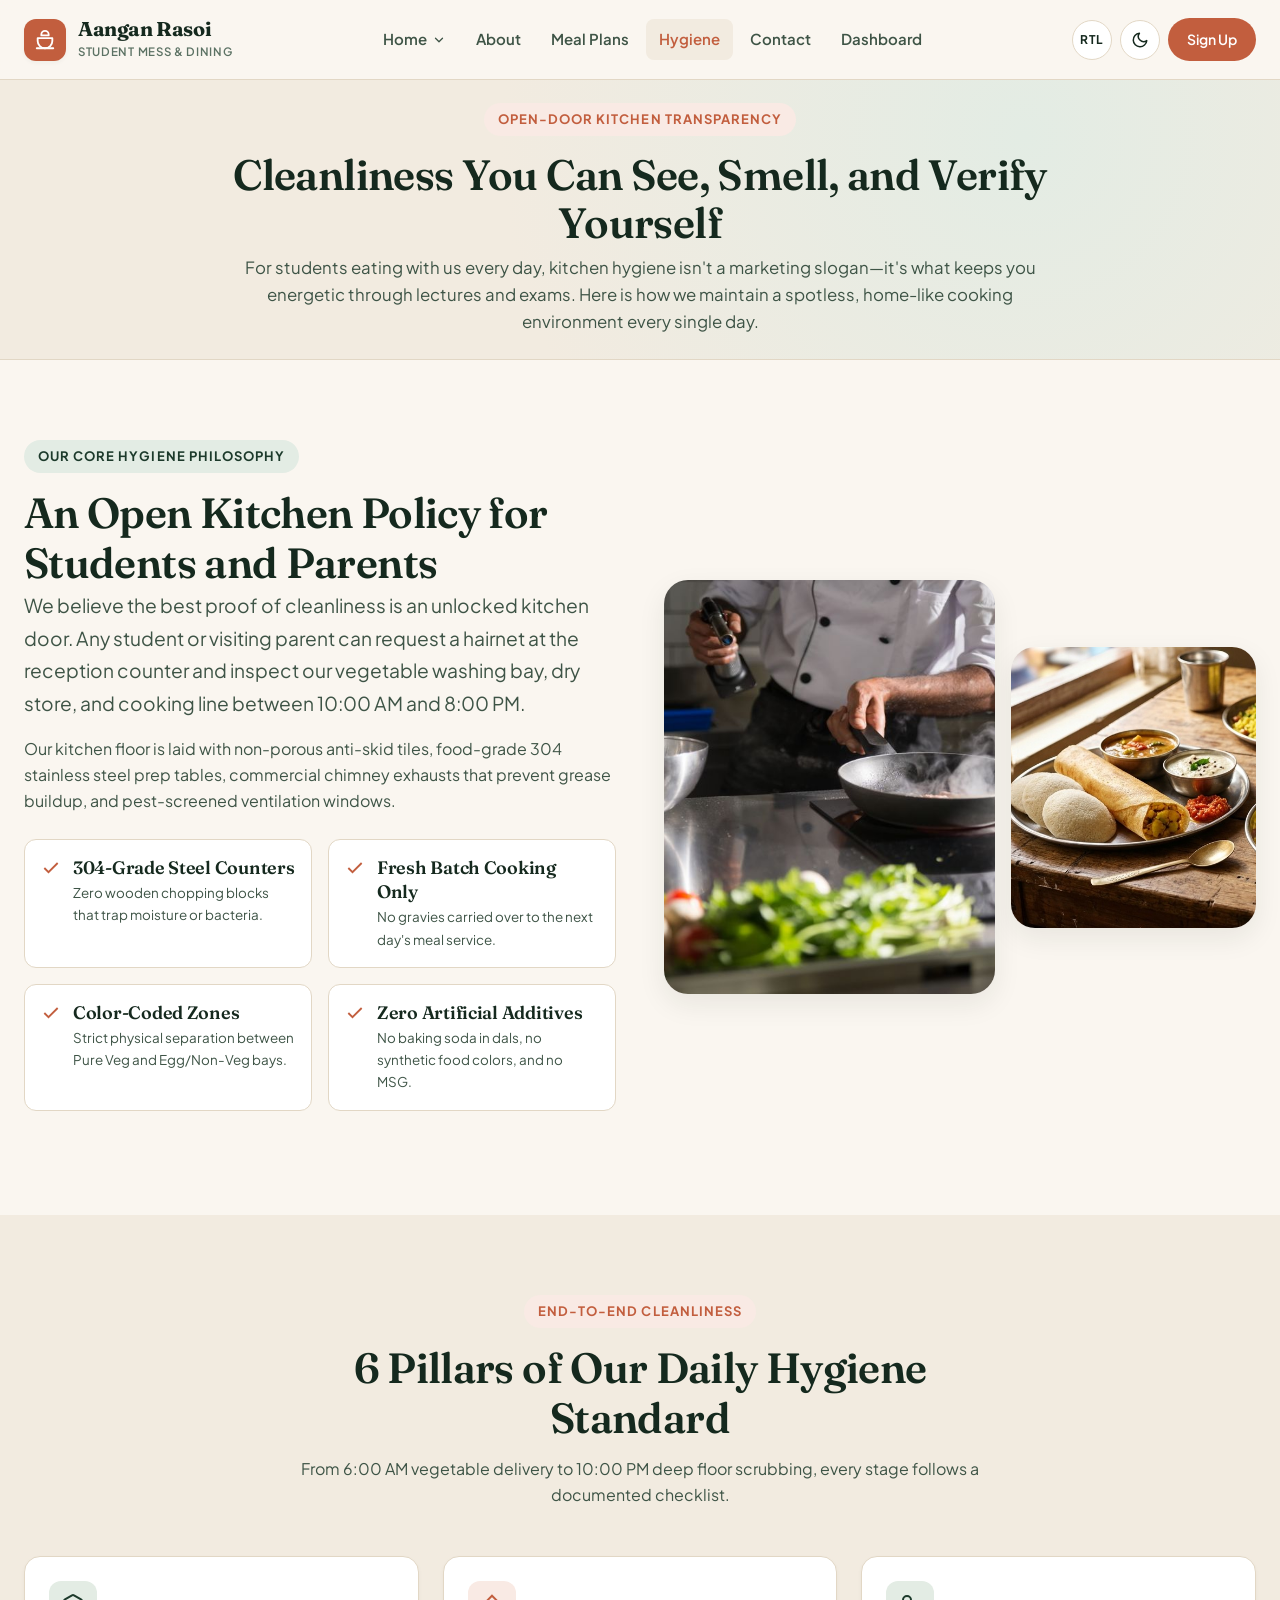
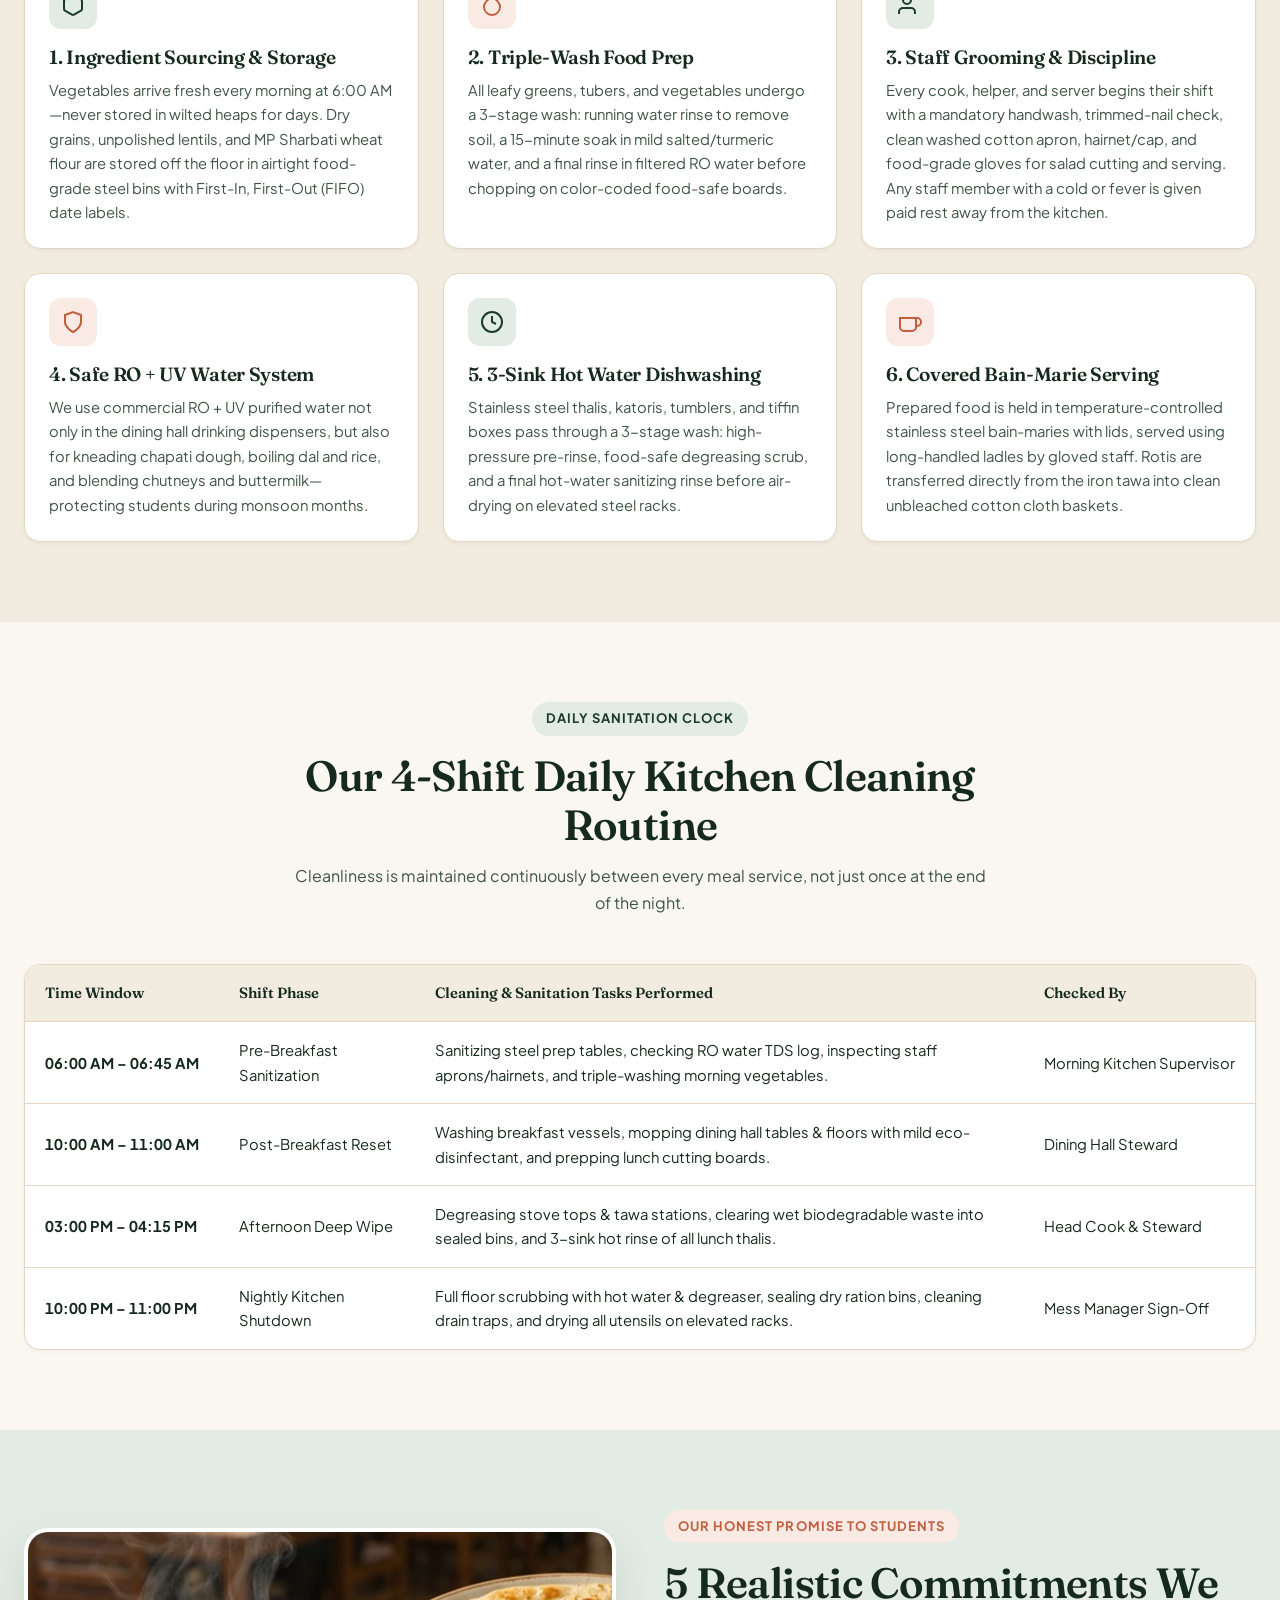
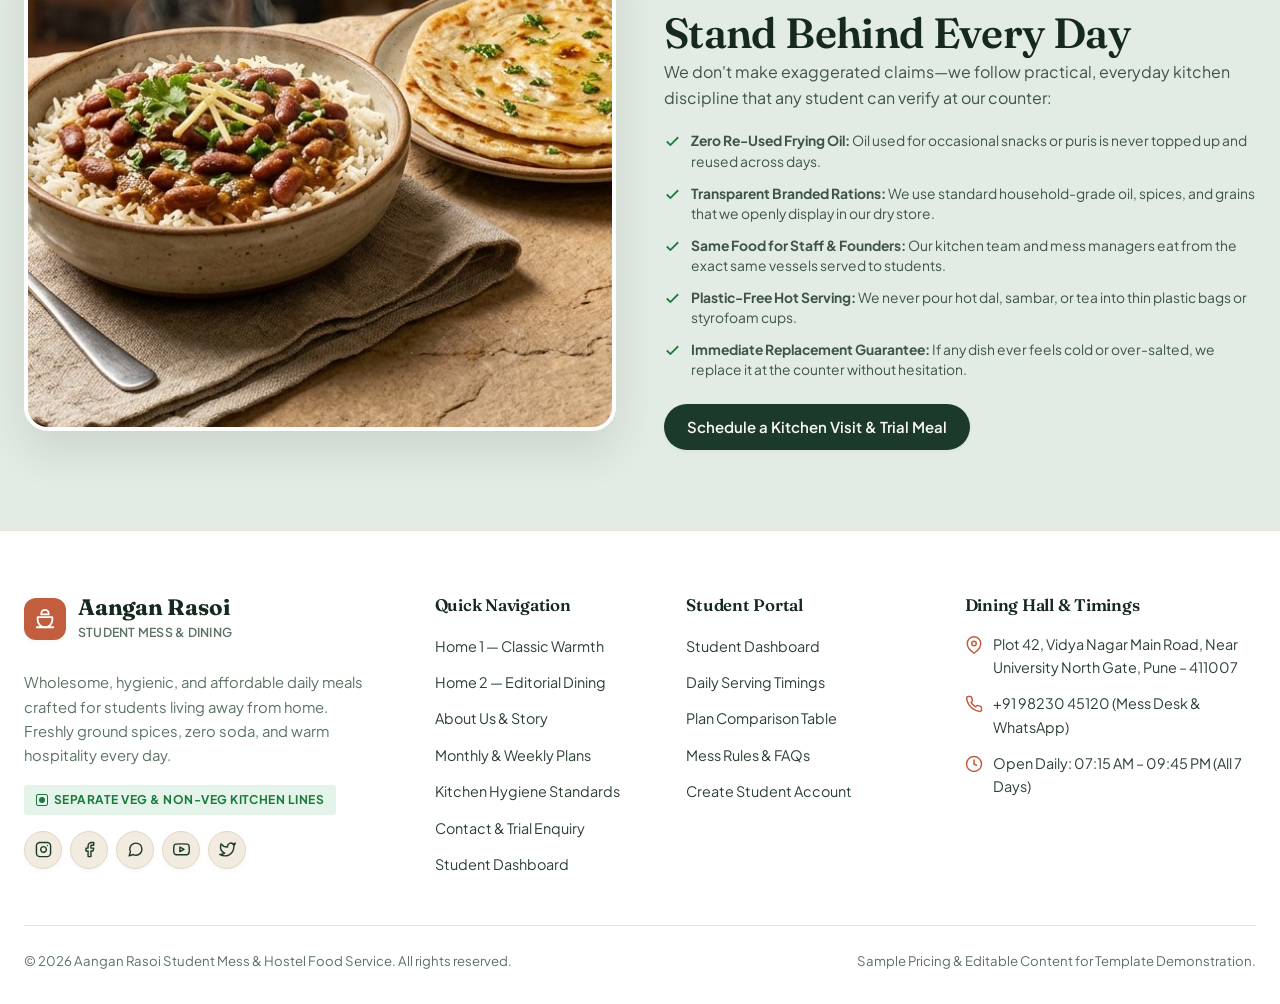
<file: hygiene.html>
<!DOCTYPE html>
<html lang="en" data-theme="light">

<head>
  <meta charset="UTF-8" />
  <meta name="viewport" content="width=device-width, initial-scale=1.0" />
  <title>Kitchen Hygiene &amp; Food Preparation Standards — Aangan Rasoi Student Mess</title>
  <meta name="description"
    content="Explore Aangan Rasoi's practical, transparent kitchen hygiene routines: RO+UV water, fresh ingredient sourcing, staff grooming, 3-sink hot sanitization, and open-kitchen walk-in access." />
  <link rel="icon" type="image/svg+xml" href="assets/images/favicon.svg" />
  <link rel="stylesheet" href="css/styles.css" />
</head>

<body>
  <a href="#main-content" class="skip-link">Skip to main content</a>

  <!-- ======================= STICKY NAVBAR ======================= -->
  <header class="site-header">
    <div class="container navbar">
      <a href="index.html" class="brand-logo" aria-label="Aangan Rasoi Home">
        <span class="brand-mark" aria-hidden="true">
          <svg width="22" height="22" viewBox="0 0 24 24" fill="none" stroke="currentColor" stroke-width="2"
            stroke-linecap="round" stroke-linejoin="round">
            <path d="M12 2a4 4 0 0 1 4 4v1H8V6a4 4 0 0 1 4-4z" />
            <path d="M4 10h16v3a8 8 0 0 1-16 0v-3z" />
            <path d="M3 21h18" />
          </svg>
        </span>
        <span class="brand-text">
          <span class="brand-name">Aangan Rasoi</span>
          <span class="brand-tagline">Student Mess &amp; Dining</span>
        </span>
      </a>

      <nav aria-label="Primary Navigation">
        <ul class="nav-menu" id="primary-nav-menu">
          <li class="nav-item dropdown">
            <button type="button" class="nav-link dropdown-toggle" aria-expanded="false" aria-haspopup="true">
              <span>Home</span>
              <svg class="dropdown-chevron" viewBox="0 0 24 24" fill="none" stroke="currentColor" stroke-width="2.2"
                stroke-linecap="round" stroke-linejoin="round" aria-hidden="true">
                <polyline points="6 9 12 15 18 9"></polyline>
              </svg>
            </button>
            <div class="dropdown-menu" role="menu">
              <a href="index.html" class="dropdown-item" role="menuitem">
                <span class="dropdown-item-title">Home 1 — Classic Homely</span>
                <span class="dropdown-item-desc">Warm hospitality &amp; full mess experience</span>
              </a>
              <a href="home-2.html" class="dropdown-item" role="menuitem">
                <span class="dropdown-item-title">Home 2 — Editorial Dining</span>
                <span class="dropdown-item-desc">Menu-first showcase &amp; kitchen story</span>
              </a>
            </div>
          </li>
          <li class="nav-item">
            <a href="about.html" class="nav-link">About</a>
          </li>
          <li class="nav-item">
            <a href="meal-plans.html" class="nav-link">Meal Plans</a>
          </li>
          <li class="nav-item">
            <a href="hygiene.html" class="nav-link active">Hygiene</a>
          </li>
          <li class="nav-item">
            <a href="contact.html" class="nav-link">Contact</a>
          </li>
          <li class="nav-item">
            <a href="dashboard.html" class="nav-link">Dashboard</a>
          </li>

          <!-- Mobile Drawer Footer Actions -->
          <li class="mobile-nav-footer">
            <a href="signup.html" class="btn btn-terracotta btn-full">Sign Up</a>
          </li>
        </ul>
      </nav>

      <div class="nav-actions">
        <!-- RTL Toggle Button: Same style as theme button, ONLY "RTL" text inside -->
        <button type="button" class="rtl-toggle" id="rtl-toggle" aria-label="Toggle RTL direction"
          title="Toggle RTL direction">RTL</button>

        <!-- Theme Toggle Button -->
        <button type="button" class="theme-toggle" aria-label="Switch to dark mode" title="Toggle Light/Dark Theme">
          <svg class="icon-moon" viewBox="0 0 24 24" fill="none" stroke="currentColor" stroke-width="2"
            stroke-linecap="round" stroke-linejoin="round" aria-hidden="true">
            <path d="M21 12.79A9 9 0 1 1 11.21 3 7 7 0 0 0 21 12.79z"></path>
          </svg>
          <svg class="icon-sun" viewBox="0 0 24 24" fill="none" stroke="currentColor" stroke-width="2"
            stroke-linecap="round" stroke-linejoin="round" aria-hidden="true">
            <circle cx="12" cy="12" r="5"></circle>
            <line x1="12" y1="1" x2="12" y2="3"></line>
            <line x1="12" y1="21" x2="12" y2="23"></line>
            <line x1="4.22" y1="4.22" x2="5.64" y2="5.64"></line>
            <line x1="18.36" y1="18.36" x2="19.78" y2="19.78"></line>
            <line x1="1" y1="12" x2="3" y2="12"></line>
            <line x1="21" y1="12" x2="23" y2="12"></line>
            <line x1="4.22" y1="19.78" x2="5.64" y2="18.36"></line>
            <line x1="18.36" y1="5.64" x2="19.78" y2="4.22"></line>
          </svg>
        </button>

        <a href="signup.html" class="nav-signup-btn nav-signup-desktop">Sign Up</a>

        <button type="button" class="mobile-menu-toggle" aria-expanded="false" aria-controls="primary-nav-menu"
          aria-label="Toggle Navigation Menu">
          <svg class="icon-menu" viewBox="0 0 24 24" fill="none" stroke="currentColor" stroke-width="2.2"
            stroke-linecap="round" stroke-linejoin="round" aria-hidden="true">
            <line x1="3" y1="6" x2="21" y2="6"></line>
            <line x1="3" y1="12" x2="21" y2="12"></line>
            <line x1="3" y1="18" x2="21" y2="18"></line>
          </svg>
          <svg class="icon-close" viewBox="0 0 24 24" fill="none" stroke="currentColor" stroke-width="2.2"
            stroke-linecap="round" stroke-linejoin="round" aria-hidden="true">
            <line x1="18" y1="6" x2="6" y2="18"></line>
            <line x1="6" y1="6" x2="18" y2="18"></line>
          </svg>
        </button>
      </div>
    </div>
  </header>

  <main id="main-content">
    <!-- ======================= PAGE HERO ======================= -->
    <section class="page-hero">
      <div class="container">
        <div class="page-hero-inner center">
          <span class="eyebrow">Open-Door Kitchen Transparency</span>
          <h1>Cleanliness You Can See, Smell, and Verify Yourself</h1>
          <p class="lead">
            For students eating with us every day, kitchen hygiene isn't a marketing slogan—it's what keeps you
            energetic through lectures and exams. Here is how we maintain a spotless, home-like cooking environment
            every single day.
          </p>
        </div>
      </div>
    </section>

    <!-- ======================= 1. KITCHEN CLEANLINESS & PREPARATION SHOWCASE ======================= -->
    <section class="section">
      <div class="container split-section">
        <div>
          <span class="eyebrow eyebrow-sage">Our Core Hygiene Philosophy</span>
          <h2>An Open Kitchen Policy for Students and Parents</h2>
          <p class="lead" style="margin-bottom: var(--space-4);">
            We believe the best proof of cleanliness is an unlocked kitchen door. Any student or visiting parent can
            request a hairnet at the reception counter and inspect our vegetable washing bay, dry store, and cooking
            line between 10:00 AM and 8:00 PM.
          </p>
          <p style="margin-bottom: var(--space-6);">
            Our kitchen floor is laid with non-porous anti-skid tiles, food-grade 304 stainless steel prep tables,
            commercial chimney exhausts that prevent grease buildup, and pest-screened ventilation windows.
          </p>

          <div class="checklist-grid">
            <div class="checklist-item">
              <svg viewBox="0 0 24 24" fill="none" stroke="currentColor" stroke-width="2.2">
                <polyline points="20 6 9 17 4 12"></polyline>
              </svg>
              <div>
                <h4>304-Grade Steel Counters</h4>
                <p style="font-size: 0.84rem;">Zero wooden chopping blocks that trap moisture or bacteria.</p>
              </div>
            </div>
            <div class="checklist-item">
              <svg viewBox="0 0 24 24" fill="none" stroke="currentColor" stroke-width="2.2">
                <polyline points="20 6 9 17 4 12"></polyline>
              </svg>
              <div>
                <h4>Fresh Batch Cooking Only</h4>
                <p style="font-size: 0.84rem;">No gravies carried over to the next day's meal service.</p>
              </div>
            </div>
            <div class="checklist-item">
              <svg viewBox="0 0 24 24" fill="none" stroke="currentColor" stroke-width="2.2">
                <polyline points="20 6 9 17 4 12"></polyline>
              </svg>
              <div>
                <h4>Color-Coded Zones</h4>
                <p style="font-size: 0.84rem;">Strict physical separation between Pure Veg and Egg/Non-Veg bays.</p>
              </div>
            </div>
            <div class="checklist-item">
              <svg viewBox="0 0 24 24" fill="none" stroke="currentColor" stroke-width="2.2">
                <polyline points="20 6 9 17 4 12"></polyline>
              </svg>
              <div>
                <h4>Zero Artificial Additives</h4>
                <p style="font-size: 0.84rem;">No baking soda in dals, no synthetic food colors, and no MSG.</p>
              </div>
            </div>
          </div>
        </div>

        <div class="split-visual-collage">
          <div class="collage-img-main">
            <img src="assets/images/hygiene-stainless-kitchen.jpg"
              alt="Clean chef in white coat preparing fresh herbs and steaming dishes on a sanitized stainless steel kitchen counter"
              width="500" height="620" />
          </div>
          <div class="collage-img-secondary">
            <img src="assets/images/dosa-morning.jpg"
              alt="Spotless food-grade stainless steel thali plate, katoris, and RO drinking water tumbler served fresh" width="420" height="480" />
          </div>
        </div>
      </div>
    </section>

    <!-- ======================= 6 PILLARS OF KITCHEN & FOOD HYGIENE ======================= -->
    <section id="ingredient-sourcing" class="section bg-secondary">
      <div class="container">
        <div class="section-header center">
          <span class="eyebrow">End-to-End Cleanliness</span>
          <h2>6 Pillars of Our Daily Hygiene Standard</h2>
          <p>From 6:00 AM vegetable delivery to 10:00 PM deep floor scrubbing, every stage follows a documented
            checklist.</p>
        </div>

        <div class="features-grid-3">
          <!-- 1. Ingredient Sourcing & Storage -->
          <div class="feature-card">
            <div class="feature-icon">
              <svg width="24" height="24" viewBox="0 0 24 24" fill="none" stroke="currentColor" stroke-width="2">
                <path
                  d="M21 16V8a2 2 0 0 0-1-1.73l-7-4a2 2 0 0 0-2 0l-7 4A2 2 0 0 0 3 8v8a2 2 0 0 0 1 1.73l7 4a2 2 0 0 0 2 0l7-4A2 2 0 0 0 21 16z">
                </path>
              </svg>
            </div>
            <h3>1. Ingredient Sourcing &amp; Storage</h3>
            <p>
              Vegetables arrive fresh every morning at 6:00 AM—never stored in wilted heaps for days. Dry grains,
              unpolished lentils, and MP Sharbati wheat flour are stored off the floor in airtight food-grade steel bins
              with First-In, First-Out (FIFO) date labels.
            </p>
          </div>

          <!-- 2. Food Preparation Practices -->
          <div class="feature-card">
            <div class="feature-icon terracotta">
              <svg width="24" height="24" viewBox="0 0 24 24" fill="none" stroke="currentColor" stroke-width="2">
                <path d="M12 2.69l5.66 5.66a8 8 0 1 1-11.31 0z"></path>
              </svg>
            </div>
            <h3>2. Triple-Wash Food Prep</h3>
            <p>
              All leafy greens, tubers, and vegetables undergo a 3-stage wash: running water rinse to remove soil, a
              15-minute soak in mild salted/turmeric water, and a final rinse in filtered RO water before chopping on
              color-coded food-safe boards.
            </p>
          </div>

          <!-- 3. Staff Hygiene Practices -->
          <div class="feature-card">
            <div class="feature-icon">
              <svg width="24" height="24" viewBox="0 0 24 24" fill="none" stroke="currentColor" stroke-width="2">
                <path d="M17 21v-2a4 4 0 0 0-4-4H5a4 4 0 0 0-4 4v2"></path>
                <circle cx="9" cy="7" r="4"></circle>
              </svg>
            </div>
            <h3>3. Staff Grooming &amp; Discipline</h3>
            <p>
              Every cook, helper, and server begins their shift with a mandatory handwash, trimmed-nail check, clean
              washed cotton apron, hairnet/cap, and food-grade gloves for salad cutting and serving. Any staff member
              with a cold or fever is given paid rest away from the kitchen.
            </p>
          </div>

          <!-- 4. Safe Drinking Water & Sanitation -->
          <div class="feature-card">
            <div class="feature-icon terracotta">
              <svg width="24" height="24" viewBox="0 0 24 24" fill="none" stroke="currentColor" stroke-width="2">
                <path d="M12 22s8-4 8-10V5l-8-3-8 3v7c0 6 8 10 8 10z"></path>
              </svg>
            </div>
            <h3>4. Safe RO + UV Water System</h3>
            <p>
              We use commercial RO + UV purified water not only in the dining hall drinking dispensers, but also for
              kneading chapati dough, boiling dal and rice, and blending chutneys and buttermilk—protecting students
              during monsoon months.
            </p>
          </div>

          <!-- 5. Utensil & Thali Sanitization -->
          <div class="feature-card">
            <div class="feature-icon">
              <svg width="24" height="24" viewBox="0 0 24 24" fill="none" stroke="currentColor" stroke-width="2">
                <circle cx="12" cy="12" r="10"></circle>
                <polyline points="12 6 12 12 16 14"></polyline>
              </svg>
            </div>
            <h3>5. 3-Sink Hot Water Dishwashing</h3>
            <p>
              Stainless steel thalis, katoris, tumblers, and tiffin boxes pass through a 3-stage wash: high-pressure
              pre-rinse, food-safe degreasing scrub, and a final hot-water sanitizing rinse before air-drying on
              elevated steel racks.
            </p>
          </div>

          <!-- 6. Food Handling & Serving Standards -->
          <div class="feature-card">
            <div class="feature-icon terracotta">
              <svg width="24" height="24" viewBox="0 0 24 24" fill="none" stroke="currentColor" stroke-width="2">
                <path d="M18 8h1a4 4 0 0 1 0 8h-1"></path>
                <path d="M2 8h16v9a4 4 0 0 1-4 4H6a4 4 0 0 1-4-4V8z"></path>
              </svg>
            </div>
            <h3>6. Covered Bain-Marie Serving</h3>
            <p>
              Prepared food is held in temperature-controlled stainless steel bain-maries with lids, served using
              long-handled ladles by gloved staff. Rotis are transferred directly from the iron tawa into clean
              unbleached cotton cloth baskets.
            </p>
          </div>
        </div>
      </div>
    </section>

    <!-- ======================= DAILY CLEANING ROUTINES SCHEDULE ======================= -->
    <section class="section">
      <div class="container">
        <div class="section-header center">
          <span class="eyebrow eyebrow-sage">Daily Sanitation Clock</span>
          <h2>Our 4-Shift Daily Kitchen Cleaning Routine</h2>
          <p>Cleanliness is maintained continuously between every meal service, not just once at the end of the night.
          </p>
        </div>

        <div class="table-responsive" tabindex="0" aria-label="Daily Kitchen Cleaning Schedule scrollable table">
          <table class="comparison-table cleaning-routine-table" aria-label="Daily Kitchen Cleaning Schedule">
            <thead>
              <tr>
                <th>Time Window</th>
                <th>Shift Phase</th>
                <th>Cleaning &amp; Sanitation Tasks Performed</th>
                <th>Checked By</th>
              </tr>
            </thead>
            <tbody>
              <tr>
                <td class="tabular-nums"><strong>06:00 AM – 06:45 AM</strong></td>
                <td>Pre-Breakfast Sanitization</td>
                <td>Sanitizing steel prep tables, checking RO water TDS log, inspecting staff aprons/hairnets, and
                  triple-washing morning vegetables.</td>
                <td>Morning Kitchen Supervisor</td>
              </tr>
              <tr>
                <td class="tabular-nums"><strong>10:00 AM – 11:00 AM</strong></td>
                <td>Post-Breakfast Reset</td>
                <td>Washing breakfast vessels, mopping dining hall tables &amp; floors with mild eco-disinfectant, and
                  prepping lunch cutting boards.</td>
                <td>Dining Hall Steward</td>
              </tr>
              <tr>
                <td class="tabular-nums"><strong>03:00 PM – 04:15 PM</strong></td>
                <td>Afternoon Deep Wipe</td>
                <td>Degreasing stove tops &amp; tawa stations, clearing wet biodegradable waste into sealed bins, and
                  3-sink hot rinse of all lunch thalis.</td>
                <td>Head Cook &amp; Steward</td>
              </tr>
              <tr>
                <td class="tabular-nums"><strong>10:00 PM – 11:00 PM</strong></td>
                <td>Nightly Kitchen Shutdown</td>
                <td>Full floor scrubbing with hot water &amp; degreaser, sealing dry ration bins, cleaning drain traps,
                  and drying all utensils on elevated racks.</td>
                <td>Mess Manager Sign-Off</td>
              </tr>
            </tbody>
          </table>
        </div>
      </div>
    </section>

    <!-- ======================= REALISTIC HYGIENE COMMITMENTS ======================= -->
    <section class="section bg-sage">
      <div class="container split-section">
        <div class="hero-image-frame">
          <img src="assets/images/lunch-rajma.jpg"
            alt="Hygienically prepared steaming homestyle rajma chawal and fresh whole-wheat phulkas"
            width="700" height="540" loading="lazy" />
        </div>

        <div>
          <span class="eyebrow">Our Honest Promise to Students</span>
          <h2>5 Realistic Commitments We Stand Behind Every Day</h2>
          <p style="margin-bottom: var(--space-5);">
            We don't make exaggerated claims—we follow practical, everyday kitchen discipline that any student can
            verify at our counter:
          </p>
          <ul class="plan-features" style="margin-bottom: var(--space-6);">
            <li>
              <svg viewBox="0 0 24 24" fill="none" stroke="currentColor" stroke-width="2.5">
                <polyline points="20 6 9 17 4 12"></polyline>
              </svg>
              <span><strong>Zero Re-Used Frying Oil:</strong> Oil used for occasional snacks or puris is never topped up
                and reused across days.</span>
            </li>
            <li>
              <svg viewBox="0 0 24 24" fill="none" stroke="currentColor" stroke-width="2.5">
                <polyline points="20 6 9 17 4 12"></polyline>
              </svg>
              <span><strong>Transparent Branded Rations:</strong> We use standard household-grade oil, spices, and
                grains that we openly display in our dry store.</span>
            </li>
            <li>
              <svg viewBox="0 0 24 24" fill="none" stroke="currentColor" stroke-width="2.5">
                <polyline points="20 6 9 17 4 12"></polyline>
              </svg>
              <span><strong>Same Food for Staff &amp; Founders:</strong> Our kitchen team and mess managers eat from the
                exact same vessels served to students.</span>
            </li>
            <li>
              <svg viewBox="0 0 24 24" fill="none" stroke="currentColor" stroke-width="2.5">
                <polyline points="20 6 9 17 4 12"></polyline>
              </svg>
              <span><strong>Plastic-Free Hot Serving:</strong> We never pour hot dal, sambar, or tea into thin plastic
                bags or styrofoam cups.</span>
            </li>
            <li>
              <svg viewBox="0 0 24 24" fill="none" stroke="currentColor" stroke-width="2.5">
                <polyline points="20 6 9 17 4 12"></polyline>
              </svg>
              <span><strong>Immediate Replacement Guarantee:</strong> If any dish ever feels cold or over-salted, we
                replace it at the counter without hesitation.</span>
            </li>
          </ul>
          <a href="contact.html#enquiry-form" class="btn btn-primary">Schedule a Kitchen Visit &amp; Trial Meal</a>
        </div>
      </div>
    </section>
  </main>

  <!-- ======================= SITE FOOTER ======================= -->
  <footer class="site-footer">
    <div class="container">
      <div class="footer-grid">
        <div class="footer-brand">
          <a href="index.html" class="brand-logo">
            <span class="brand-mark">
              <svg width="22" height="22" viewBox="0 0 24 24" fill="none" stroke="currentColor" stroke-width="2"
                stroke-linecap="round" stroke-linejoin="round" aria-hidden="true">
                <path d="M12 2a4 4 0 0 1 4 4v1H8V6a4 4 0 0 1 4-4z" />
                <path d="M4 10h16v3a8 8 0 0 1-16 0v-3z" />
                <path d="M3 21h18" />
              </svg>
            </span>
            <span class="brand-text">
              <span class="brand-name">Aangan Rasoi</span>
              <span class="brand-tagline">Student Mess &amp; Dining</span>
            </span>
          </a>
          <p>
            Wholesome, hygienic, and affordable daily meals crafted for students living away from home. Freshly ground
            spices, zero soda, and warm hospitality every day.
          </p>
          <span class="diet-badge diet-badge-veg"><span class="fssai-dot"></span> Separate Veg &amp; Non-Veg Kitchen
            Lines</span>

          <!-- Social Icons with Hover Effect (As Requested) -->
          <div class="footer-social-strip" aria-label="Social media channels">
            <a href="https://instagram.com" target="_blank" rel="noopener noreferrer" class="social-icon-btn"
              aria-label="Follow us on Instagram">
              <svg viewBox="0 0 24 24" fill="none" stroke="currentColor" stroke-width="2" stroke-linecap="round"
                stroke-linejoin="round">
                <rect x="2" y="2" width="20" height="20" rx="5" ry="5"></rect>
                <path d="M16 11.37A4 4 0 1 1 12.63 8 4 4 0 0 1 16 11.37z"></path>
                <line x1="17.5" y1="6.5" x2="17.51" y2="6.5"></line>
              </svg>
            </a>
            <a href="https://facebook.com" target="_blank" rel="noopener noreferrer" class="social-icon-btn"
              aria-label="Follow us on Facebook">
              <svg viewBox="0 0 24 24" fill="none" stroke="currentColor" stroke-width="2" stroke-linecap="round"
                stroke-linejoin="round">
                <path d="M18 2h-3a5 5 0 0 0-5 5v3H7v4h3v8h4v-8h3l1-4h-4V7a1 1 0 0 1 1-1h3z"></path>
              </svg>
            </a>
            <a href="https://whatsapp.com" target="_blank" rel="noopener noreferrer" class="social-icon-btn"
              aria-label="Chat on WhatsApp">
              <svg viewBox="0 0 24 24" fill="none" stroke="currentColor" stroke-width="2" stroke-linecap="round"
                stroke-linejoin="round">
                <path
                  d="M21 11.5a8.38 8.38 0 0 1-.9 3.8 8.5 8.5 0 0 1-7.6 4.7 8.38 8.38 0 0 1-3.8-.9L3 21l1.9-5.7a8.38 8.38 0 0 1-.9-3.8 8.5 8.5 0 0 1 4.7-7.6 8.38 8.38 0 0 1 3.8-.9h.5a8.48 8.48 0 0 1 8 8v.5z">
                </path>
              </svg>
            </a>
            <a href="https://youtube.com" target="_blank" rel="noopener noreferrer" class="social-icon-btn"
              aria-label="Subscribe on YouTube">
              <svg viewBox="0 0 24 24" fill="none" stroke="currentColor" stroke-width="2" stroke-linecap="round"
                stroke-linejoin="round">
                <path
                  d="M22.54 6.42a2.78 2.78 0 0 0-1.94-2C18.88 4 12 4 12 4s-6.88 0-8.6.46a2.78 2.78 0 0 0-1.94 2A29 29 0 0 0 1 11.75a29 29 0 0 0 .46 5.33A2.78 2.78 0 0 0 3.4 19c1.72.46 8.6.46 8.6.46s6.88 0 8.6-.46a2.78 2.78 0 0 0 1.94-2 29 29 0 0 0 .46-5.25 29 29 0 0 0-.46-5.33z">
                </path>
                <polygon points="9.75 15.02 15.5 11.75 9.75 8.48 9.75 15.02"></polygon>
              </svg>
            </a>
            <a href="https://twitter.com" target="_blank" rel="noopener noreferrer" class="social-icon-btn"
              aria-label="Follow us on X Twitter">
              <svg viewBox="0 0 24 24" fill="none" stroke="currentColor" stroke-width="2" stroke-linecap="round"
                stroke-linejoin="round">
                <path
                  d="M23 3a10.9 10.9 0 0 1-3.14 1.53 4.48 4.48 0 0 0-7.86 3v1A10.66 10.66 0 0 1 3 4s-4 9 5 13a11.64 11.64 0 0 1-7 2c9 5 20 0 20-11.5a4.5 4.5 0 0 0-.08-.83A7.72 7.72 0 0 0 23 3z">
                </path>
              </svg>
            </a>
          </div>
        </div>

        <div>
          <h3 class="footer-heading">Quick Navigation</h3>
          <ul class="footer-links">
            <li><a href="index.html">Home 1 — Classic Warmth</a></li>
            <li><a href="home-2.html">Home 2 — Editorial Dining</a></li>
            <li><a href="about.html">About Us &amp; Story</a></li>
            <li><a href="meal-plans.html">Monthly &amp; Weekly Plans</a></li>
            <li><a href="hygiene.html">Kitchen Hygiene Standards</a></li>
            <li><a href="contact.html">Contact &amp; Trial Enquiry</a></li>
            <li><a href="dashboard.html">Student Dashboard</a></li>
          </ul>
        </div>

        <div>
          <h3 class="footer-heading">Student Portal</h3>
          <ul class="footer-links">
            <li><a href="dashboard.html">Student Dashboard</a></li>
            <li><a href="meal-plans.html#serving-schedule">Daily Serving Timings</a></li>
            <li><a href="meal-plans.html#plan-comparison">Plan Comparison Table</a></li>
            <li><a href="meal-plans.html#faq-section">Mess Rules &amp; FAQs</a></li>
            <li><a href="signup.html">Create Student Account</a></li>
          </ul>
        </div>

        <div>
          <h3 class="footer-heading">Dining Hall &amp; Timings</h3>
          <ul class="footer-contact-list">
            <li class="footer-contact-item">
              <svg viewBox="0 0 24 24" fill="none" stroke="currentColor" stroke-width="2">
                <path d="M21 10c0 7-9 13-9 13s-9-6-9-13a9 9 0 0 1 18 0z"></path>
                <circle cx="12" cy="10" r="3"></circle>
              </svg>
              <span>Plot 42, Vidya Nagar Main Road, Near University North Gate, Pune – 411007</span>
            </li>
            <li class="footer-contact-item">
              <svg viewBox="0 0 24 24" fill="none" stroke="currentColor" stroke-width="2">
                <path
                  d="M22 16.92v3a2 2 0 0 1-2.18 2 19.79 19.79 0 0 1-8.63-3.07 19.5 19.5 0 0 1-6-6 19.79 19.79 0 0 1-3.07-8.67A2 2 0 0 1 4.11 2h3a2 2 0 0 1 2 1.72 12.84 12.84 0 0 0 .7 2.81 2 2 0 0 1-.45 2.11L8.09 9.91a16 16 0 0 0 6 6l1.27-1.27a2 2 0 0 1 2.11-.45 12.84 12.84 0 0 0 2.81.7A2 2 0 0 1 22 16.92z">
                </path>
              </svg>
              <span>+91 98230 45120 (Mess Desk &amp; WhatsApp)</span>
            </li>
            <li class="footer-contact-item">
              <svg viewBox="0 0 24 24" fill="none" stroke="currentColor" stroke-width="2">
                <circle cx="12" cy="12" r="10"></circle>
                <polyline points="12 6 12 12 16 14"></polyline>
              </svg>
              <span>Open Daily: 07:15 AM – 09:45 PM (All 7 Days)</span>
            </li>
          </ul>
        </div>
      </div>

      <div class="footer-bottom">
        <span>&copy; 2026 Aangan Rasoi Student Mess &amp; Hostel Food Service. All rights reserved.</span>
        <span>Sample Pricing &amp; Editable Content for Template Demonstration.</span>
      </div>
    </div>
  </footer>

  <!-- Back to Top Floating Button -->
  <button type="button" id="back-to-top" class="back-to-top" aria-label="Back to top" title="Back to top">
    <svg viewBox="0 0 24 24" fill="none" stroke="currentColor" stroke-width="2.5" stroke-linecap="round" stroke-linejoin="round" aria-hidden="true">
      <polyline points="18 15 12 9 6 15"></polyline>
    </svg>
  </button>

  <script src="js/main.js"></script>
</body>

</html>
</file>
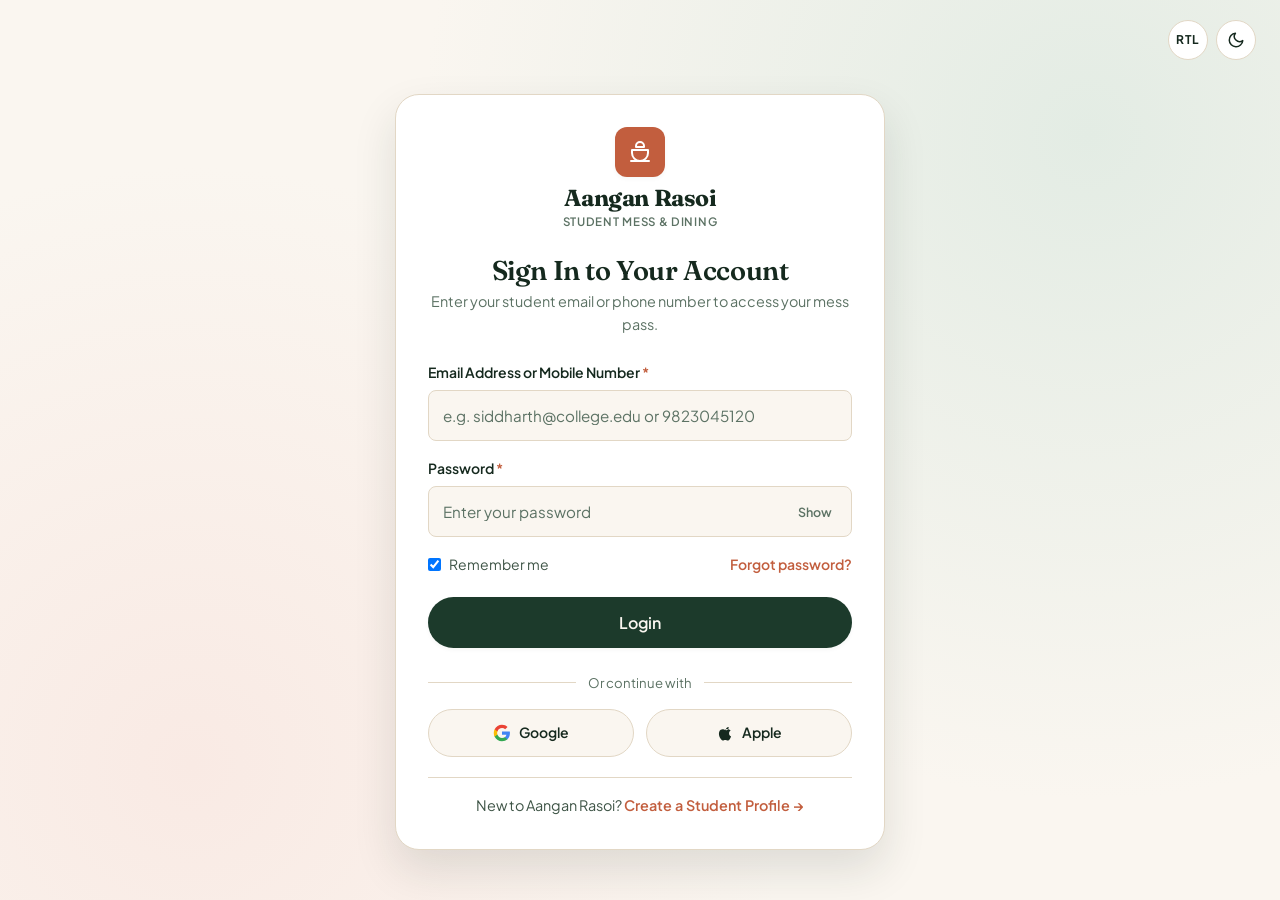
<file: login.html>
<!DOCTYPE html>
<html lang="en" data-theme="light">
<head>
  <meta charset="UTF-8" />
  <meta name="viewport" content="width=device-width, initial-scale=1.0" />
  <title>Student Login — Aangan Rasoi Mess &amp; Hostel Food Service</title>
  <meta name="description" content="Sign in to your Aangan Rasoi student account to view meal pass validity, check weekly menus, and manage mess fee payments." />
  <link rel="icon" type="image/svg+xml" href="assets/images/favicon.svg" />
  <link rel="stylesheet" href="css/styles.css" />
</head>
<body>
  <main class="auth-page-container">
    <!-- Top Utility Controls (RTL, Theme Toggle) -->
    <div class="auth-top-controls">
      <div class="auth-top-controls-actions">
        <button type="button" class="rtl-toggle" id="rtl-toggle" aria-label="Toggle RTL direction" title="Toggle RTL direction">RTL</button>
        <button type="button" class="theme-toggle" aria-label="Switch to dark mode" title="Toggle Light/Dark Theme">
          <svg class="icon-moon" viewBox="0 0 24 24" fill="none" stroke="currentColor" stroke-width="2" stroke-linecap="round" stroke-linejoin="round" aria-hidden="true">
            <path d="M21 12.79A9 9 0 1 1 11.21 3 7 7 0 0 0 21 12.79z"></path>
          </svg>
          <svg class="icon-sun" viewBox="0 0 24 24" fill="none" stroke="currentColor" stroke-width="2" stroke-linecap="round" stroke-linejoin="round" aria-hidden="true">
            <circle cx="12" cy="12" r="5"></circle>
            <line x1="12" y1="1" x2="12" y2="3"></line>
            <line x1="12" y1="21" x2="12" y2="23"></line>
            <line x1="4.22" y1="4.22" x2="5.64" y2="5.64"></line>
            <line x1="18.36" y1="18.36" x2="19.78" y2="19.78"></line>
            <line x1="1" y1="12" x2="3" y2="12"></line>
            <line x1="21" y1="12" x2="23" y2="12"></line>
            <line x1="4.22" y1="19.78" x2="5.64" y2="18.36"></line>
            <line x1="18.36" y1="5.64" x2="19.78" y2="4.22"></line>
          </svg>
        </button>
      </div>
    </div>

    <div class="auth-card">
      <!-- Brand Name & Icon Placed in Top Center Inside Card -->
      <div class="auth-brand-center">
        <a href="index.html" class="brand-logo" aria-label="Aangan Rasoi Home">
          <span class="brand-mark" aria-hidden="true">
            <svg width="24" height="24" viewBox="0 0 24 24" fill="none" stroke="currentColor" stroke-width="2" stroke-linecap="round" stroke-linejoin="round">
              <path d="M12 2a4 4 0 0 1 4 4v1H8V6a4 4 0 0 1 4-4z"/>
              <path d="M4 10h16v3a8 8 0 0 1-16 0v-3z"/>
              <path d="M3 21h18"/>
            </svg>
          </span>
          <span class="brand-text">
            <span class="brand-name">Aangan Rasoi</span>
            <span class="brand-tagline">Student Mess &amp; Dining</span>
          </span>
        </a>
      </div>

      <div class="auth-heading-wrap">
        <h1>Sign In to Your Account</h1>
        <p>Enter your student email or phone number to access your mess pass.</p>
      </div>

      <form data-validate-form="login-form" novalidate>
        <!-- Field 1: Email or Phone (Separate Line) -->
        <div class="form-group">
          <label for="login-identifier" class="form-label">Email Address or Mobile Number <span class="req">*</span></label>
          <input type="text" id="login-identifier" name="identifier" class="form-control" placeholder="e.g. siddharth@college.edu or 9823045120" required />
          <span class="form-error">Please enter your registered email address or 10-digit mobile number.</span>
        </div>

        <!-- Field 2: Password (Separate Line) -->
        <div class="form-group">
          <label for="login-password" class="form-label">Password <span class="req">*</span></label>
          <div class="password-input-wrap">
            <input type="password" id="login-password" name="password" class="form-control" placeholder="Enter your password" minlength="6" required />
            <button type="button" class="password-toggle-btn" data-target="login-password">Show</button>
          </div>
          <span class="form-error">Please enter your password (minimum 6 characters).</span>
        </div>

        <div class="auth-row-between">
          <label class="checkbox-label">
            <input type="checkbox" name="remember_me" checked />
            <span>Remember me</span>
          </label>
          <a href="#forgot-password-box" id="forgot-password-trigger" class="link-accent">Forgot password?</a>
        </div>

        <!-- Forgot Password Drawer Box -->
        <div id="forgot-password-box" style="display: none; background-color: var(--bg-secondary); border: 1px solid var(--border-subtle); border-radius: var(--radius-md); padding: var(--space-4); margin-bottom: var(--space-5);">
          <label for="reset-contact-input" class="form-label" style="display: block; margin-bottom: 6px;">Reset Password via OTP</label>
          <div style="display: flex; gap: var(--space-2); flex-wrap: wrap;">
            <input type="text" id="reset-contact-input" class="form-control" style="flex: 1; min-width: 180px;" placeholder="Enter email or phone" />
            <button type="button" id="forgot-reset-submit" class="btn btn-outline btn-sm">Send Link</button>
          </div>
          <p id="reset-status-msg" style="display: none; font-size: 0.82rem; margin-top: 8px; font-weight: 600;"></p>
        </div>

        <button type="submit" class="btn btn-primary btn-lg btn-full">Login</button>

        <div class="form-status-banner" role="status" aria-live="polite"></div>
      </form>

      <!-- Google & Apple Social Login Buttons at Bottom as Requested -->
      <div class="auth-divider">
        <span>Or continue with</span>
      </div>

      <div class="auth-social-grid">
        <button type="button" class="btn-social" aria-label="Sign in with Google">
          <svg viewBox="0 0 24 24" fill="currentColor">
            <path d="M22.56 12.25c0-.78-.07-1.53-.2-2.25H12v4.26h5.92c-.26 1.37-1.04 2.53-2.21 3.31v2.77h3.57c2.08-1.92 3.28-4.74 3.28-8.09z" fill="#4285F4"/>
            <path d="M12 23c2.97 0 5.46-.98 7.28-2.66l-3.57-2.77c-.98.66-2.23 1.06-3.71 1.06-2.86 0-5.29-1.93-6.16-4.53H2.18v2.84C3.99 20.53 7.7 23 12 23z" fill="#34A853"/>
            <path d="M5.84 14.09c-.22-.66-.35-1.36-.35-2.09s.13-1.43.35-2.09V7.06H2.18C1.43 8.55 1 10.22 1 12s.43 3.45 1.18 4.94l2.85-2.22.81-.63z" fill="#FBBC05"/>
            <path d="M12 5.38c1.62 0 3.06.56 4.21 1.64l3.15-3.15C17.45 2.09 14.97 1 12 1 7.7 1 3.99 3.47 2.18 7.06l3.66 2.84c.87-2.6 3.3-4.52 6.16-4.52z" fill="#EA4335"/>
          </svg>
          <span>Google</span>
        </button>

        <button type="button" class="btn-social" aria-label="Sign in with Apple">
          <svg viewBox="0 0 24 24" fill="currentColor">
            <path d="M18.71 19.5c-.83 1.24-1.71 2.45-3.05 2.47-1.34.03-1.77-.79-3.29-.79-1.53 0-2 .77-3.27.82-1.31.05-2.3-1.32-3.14-2.53C4.25 17 2.94 12.45 4.7 9.39c.87-1.52 2.43-2.48 4.12-2.51 1.28-.02 2.5.87 3.29.87.78 0 2.26-1.07 3.81-.91.65.03 2.47.26 3.64 1.98-.09.06-2.17 1.28-2.15 3.81.03 3.02 2.65 4.03 2.68 4.04-.03.07-.42 1.44-1.38 2.83M15.97 6.89c.64-.78 1.08-1.86.96-2.95-1 .04-2.19.67-2.88 1.47-.61.71-1.14 1.82-1 2.9 1.12.09 2.28-.59 2.92-1.42z"/>
          </svg>
          <span>Apple</span>
        </button>
      </div>

      <div style="text-align: center; font-size: 0.9rem; color: var(--text-secondary); padding-top: var(--space-4); border-top: 1px solid var(--border-subtle);">
        New to Aangan Rasoi? <a href="signup.html" class="link-accent">Create a Student Profile &rarr;</a>
      </div>
    </div>
  </main>

  <!-- Back to Top Floating Button -->
  <button type="button" id="back-to-top" class="back-to-top" aria-label="Back to top" title="Back to top">
    <svg viewBox="0 0 24 24" fill="none" stroke="currentColor" stroke-width="2.5" stroke-linecap="round" stroke-linejoin="round" aria-hidden="true">
      <polyline points="18 15 12 9 6 15"></polyline>
    </svg>
  </button>

  <script src="js/main.js"></script>
</body>
</html>
</file>
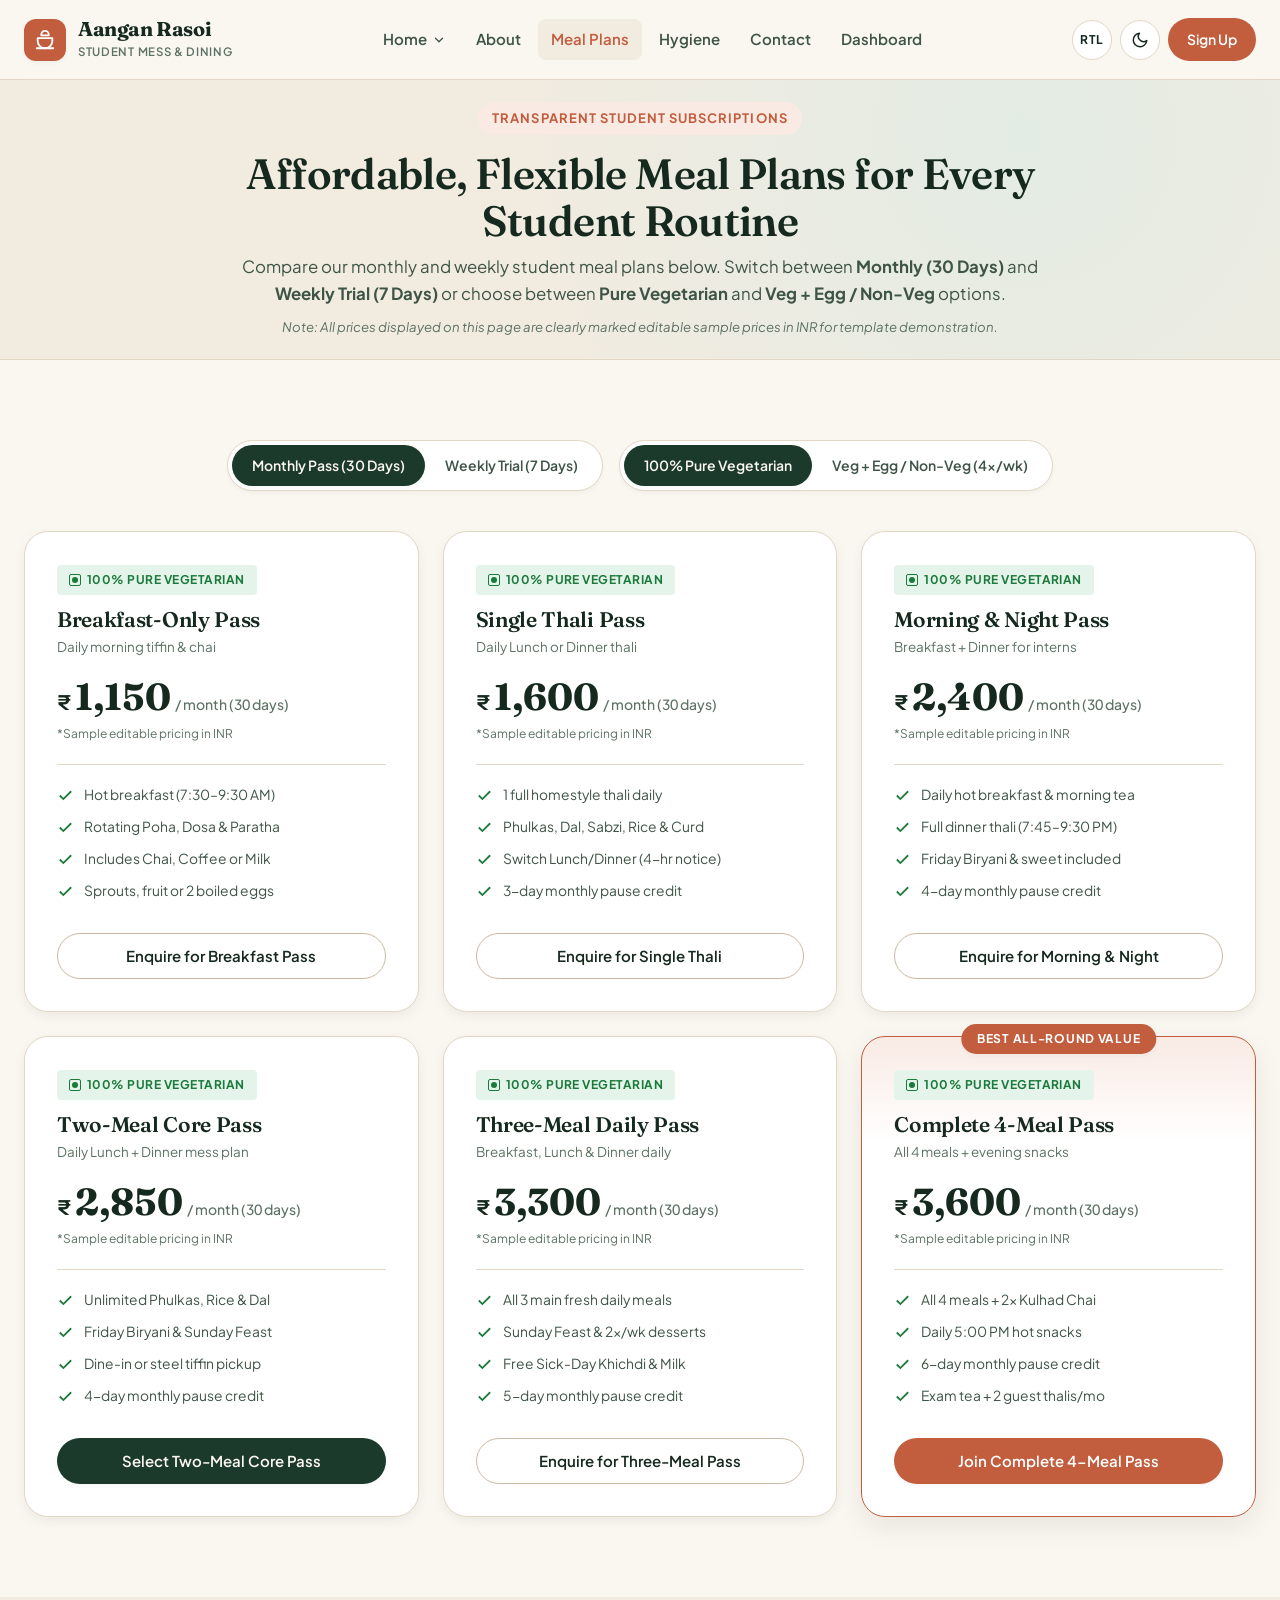
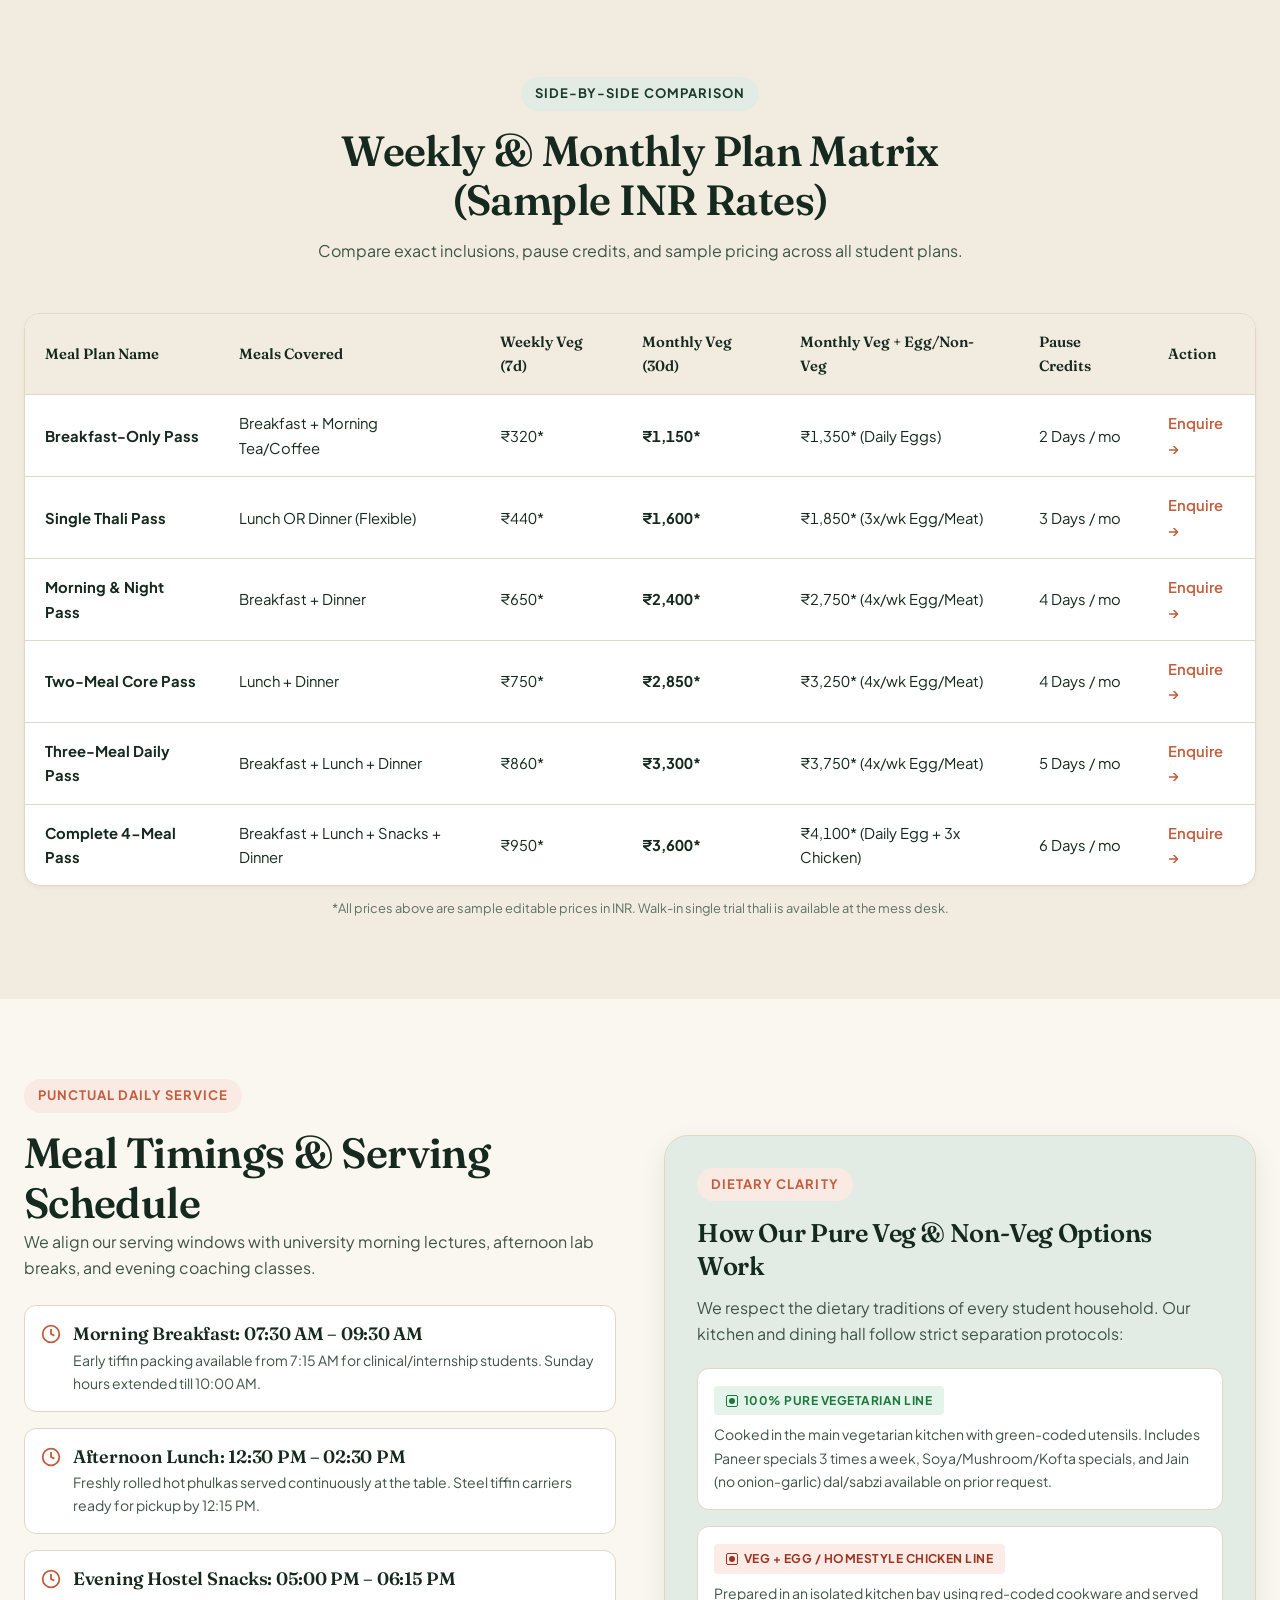
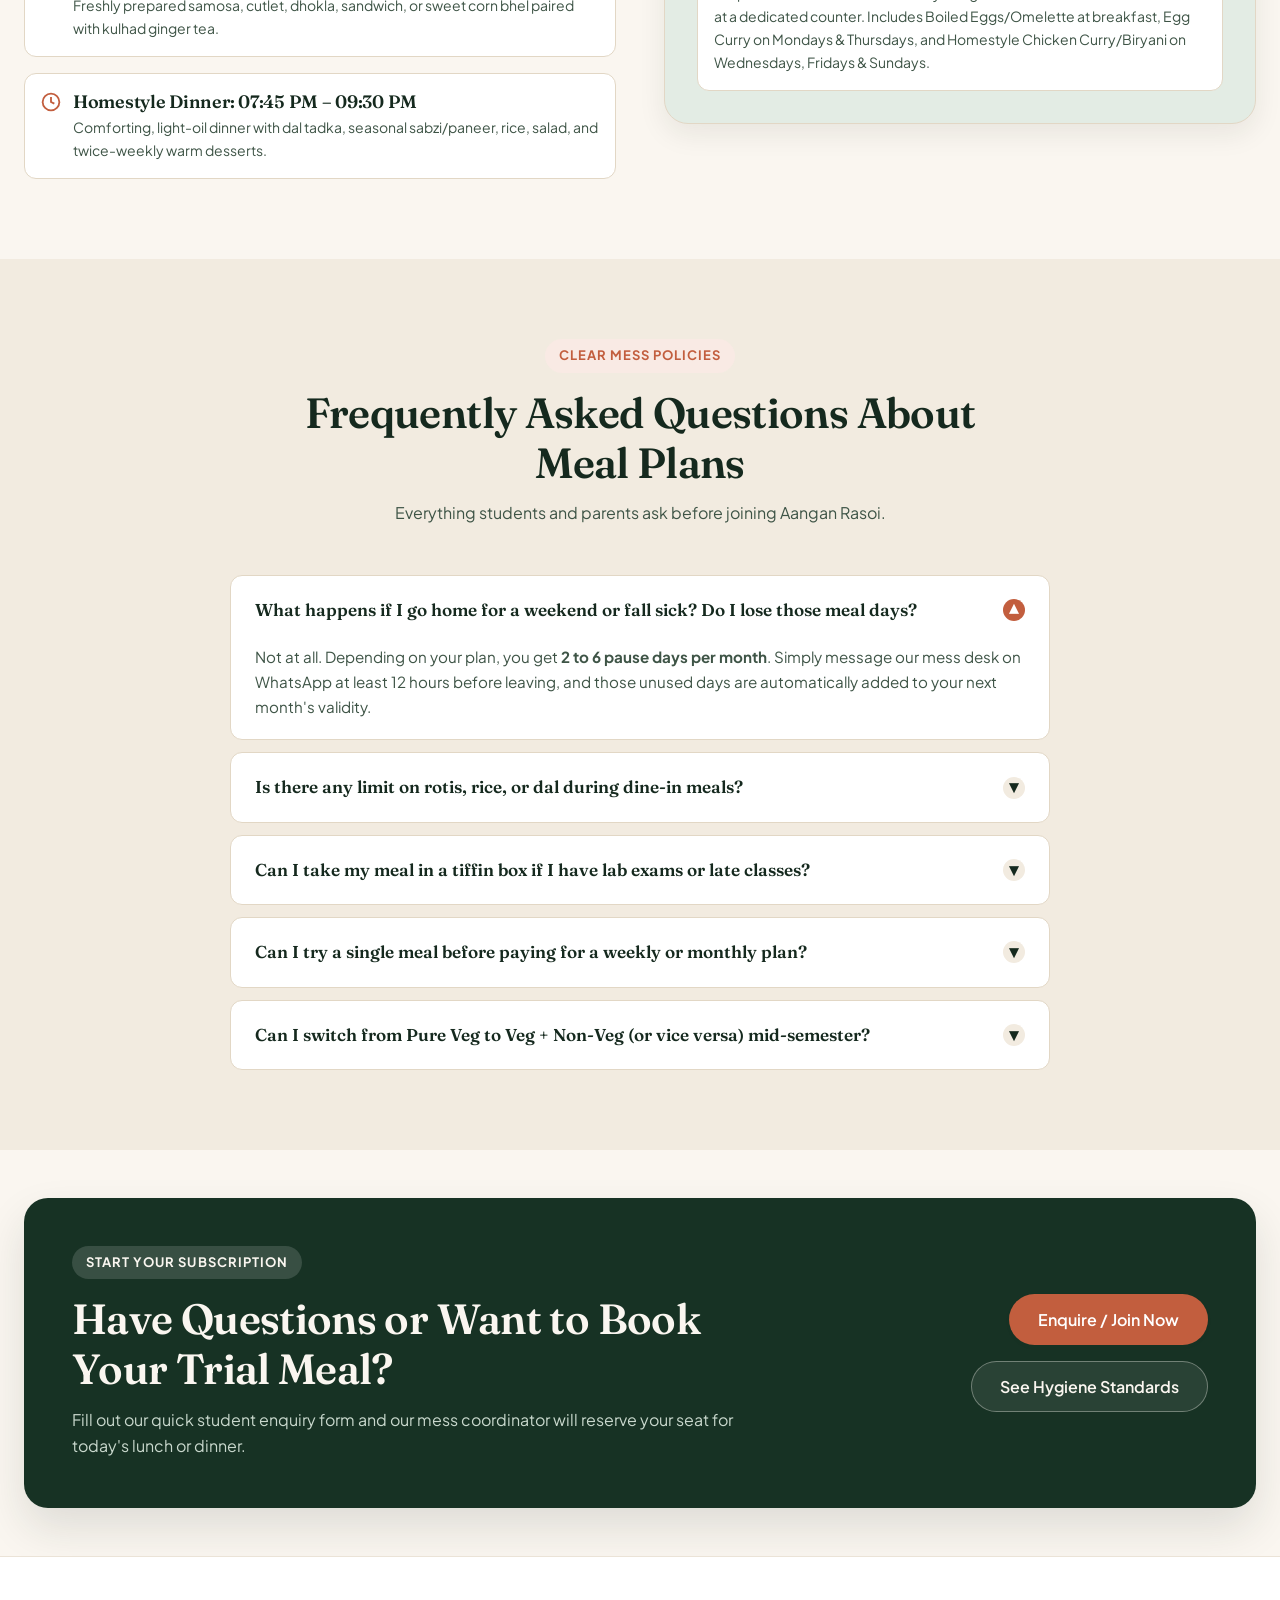
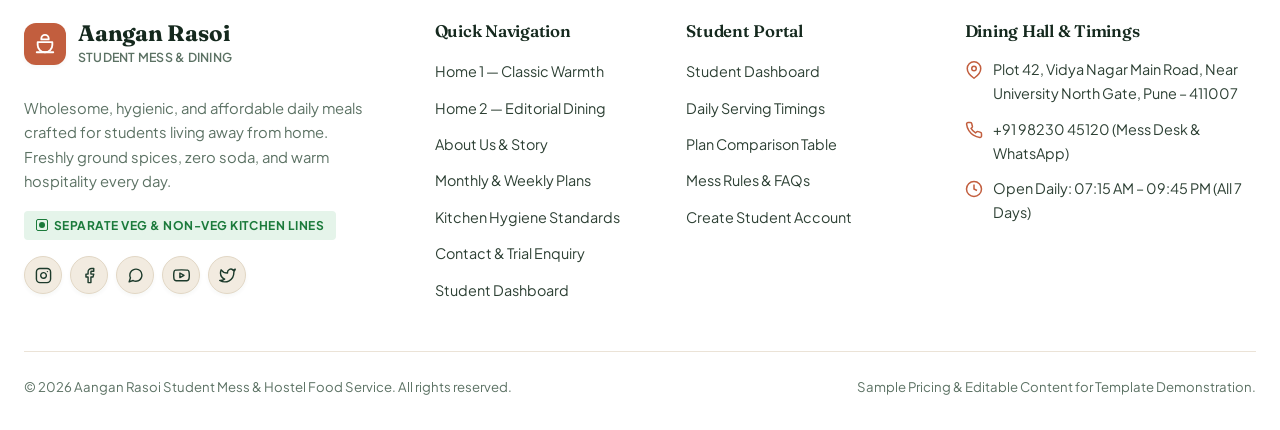
<file: meal-plans.html>
<!DOCTYPE html>
<html lang="en" data-theme="light">

<head>
  <meta charset="UTF-8" />
  <meta name="viewport" content="width=device-width, initial-scale=1.0" />
  <title>Student Meal Plans &amp; Sample Pricing — Aangan Rasoi Mess &amp; Hostel Dining</title>
  <meta name="description"
    content="Compare monthly and weekly hostel mess meal plans: Breakfast-only, Lunch & Dinner, and Full-Day 4-Meal passes with Pure Veg and Egg/Non-Veg options." />
  <link rel="icon" type="image/svg+xml" href="assets/images/favicon.svg" />
  <link rel="stylesheet" href="css/styles.css" />
</head>

<body>
  <a href="#main-content" class="skip-link">Skip to main content</a>

  <!-- ======================= STICKY NAVBAR ======================= -->
  <header class="site-header">
    <div class="container navbar">
      <a href="index.html" class="brand-logo" aria-label="Aangan Rasoi Home">
        <span class="brand-mark" aria-hidden="true">
          <svg width="22" height="22" viewBox="0 0 24 24" fill="none" stroke="currentColor" stroke-width="2"
            stroke-linecap="round" stroke-linejoin="round">
            <path d="M12 2a4 4 0 0 1 4 4v1H8V6a4 4 0 0 1 4-4z" />
            <path d="M4 10h16v3a8 8 0 0 1-16 0v-3z" />
            <path d="M3 21h18" />
          </svg>
        </span>
        <span class="brand-text">
          <span class="brand-name">Aangan Rasoi</span>
          <span class="brand-tagline">Student Mess &amp; Dining</span>
        </span>
      </a>

      <nav aria-label="Primary Navigation">
        <ul class="nav-menu" id="primary-nav-menu">
          <li class="nav-item dropdown">
            <button type="button" class="nav-link dropdown-toggle" aria-expanded="false" aria-haspopup="true">
              <span>Home</span>
              <svg class="dropdown-chevron" viewBox="0 0 24 24" fill="none" stroke="currentColor" stroke-width="2.2"
                stroke-linecap="round" stroke-linejoin="round" aria-hidden="true">
                <polyline points="6 9 12 15 18 9"></polyline>
              </svg>
            </button>
            <div class="dropdown-menu" role="menu">
              <a href="index.html" class="dropdown-item" role="menuitem">
                <span class="dropdown-item-title">Home 1 — Classic Homely</span>
                <span class="dropdown-item-desc">Warm hospitality &amp; full mess experience</span>
              </a>
              <a href="home-2.html" class="dropdown-item" role="menuitem">
                <span class="dropdown-item-title">Home 2 — Editorial Dining</span>
                <span class="dropdown-item-desc">Menu-first showcase &amp; kitchen story</span>
              </a>
            </div>
          </li>
          <li class="nav-item">
            <a href="about.html" class="nav-link">About</a>
          </li>
          <li class="nav-item">
            <a href="meal-plans.html" class="nav-link active">Meal Plans</a>
          </li>
          <li class="nav-item">
            <a href="hygiene.html" class="nav-link">Hygiene</a>
          </li>
          <li class="nav-item">
            <a href="contact.html" class="nav-link">Contact</a>
          </li>
          <li class="nav-item">
            <a href="dashboard.html" class="nav-link">Dashboard</a>
          </li>

          <!-- Mobile Drawer Footer Actions -->
          <li class="mobile-nav-footer">
            <a href="signup.html" class="btn btn-terracotta btn-full">Sign Up</a>
          </li>
        </ul>
      </nav>

      <div class="nav-actions">
        <!-- RTL Toggle Button: Same style as theme button, ONLY "RTL" text inside -->
        <button type="button" class="rtl-toggle" id="rtl-toggle" aria-label="Toggle RTL direction"
          title="Toggle RTL direction">RTL</button>

        <!-- Theme Toggle Button -->
        <button type="button" class="theme-toggle" aria-label="Switch to dark mode" title="Toggle Light/Dark Theme">
          <svg class="icon-moon" viewBox="0 0 24 24" fill="none" stroke="currentColor" stroke-width="2"
            stroke-linecap="round" stroke-linejoin="round" aria-hidden="true">
            <path d="M21 12.79A9 9 0 1 1 11.21 3 7 7 0 0 0 21 12.79z"></path>
          </svg>
          <svg class="icon-sun" viewBox="0 0 24 24" fill="none" stroke="currentColor" stroke-width="2"
            stroke-linecap="round" stroke-linejoin="round" aria-hidden="true">
            <circle cx="12" cy="12" r="5"></circle>
            <line x1="12" y1="1" x2="12" y2="3"></line>
            <line x1="12" y1="21" x2="12" y2="23"></line>
            <line x1="4.22" y1="4.22" x2="5.64" y2="5.64"></line>
            <line x1="18.36" y1="18.36" x2="19.78" y2="19.78"></line>
            <line x1="1" y1="12" x2="3" y2="12"></line>
            <line x1="21" y1="12" x2="23" y2="12"></line>
            <line x1="4.22" y1="19.78" x2="5.64" y2="18.36"></line>
            <line x1="18.36" y1="5.64" x2="19.78" y2="4.22"></line>
          </svg>
        </button>

        <a href="signup.html" class="nav-signup-btn nav-signup-desktop">Sign Up</a>

        <button type="button" class="mobile-menu-toggle" aria-expanded="false" aria-controls="primary-nav-menu"
          aria-label="Toggle Navigation Menu">
          <svg class="icon-menu" viewBox="0 0 24 24" fill="none" stroke="currentColor" stroke-width="2.2"
            stroke-linecap="round" stroke-linejoin="round" aria-hidden="true">
            <line x1="3" y1="6" x2="21" y2="6"></line>
            <line x1="3" y1="12" x2="21" y2="12"></line>
            <line x1="3" y1="18" x2="21" y2="18"></line>
          </svg>
          <svg class="icon-close" viewBox="0 0 24 24" fill="none" stroke="currentColor" stroke-width="2.2"
            stroke-linecap="round" stroke-linejoin="round" aria-hidden="true">
            <line x1="18" y1="6" x2="6" y2="18"></line>
            <line x1="6" y1="6" x2="18" y2="18"></line>
          </svg>
        </button>
      </div>
    </div>
  </header>

  <main id="main-content">
    <!-- ======================= PAGE HERO ======================= -->
    <section class="page-hero">
      <div class="container">
        <div class="page-hero-inner center">
          <span class="eyebrow">Transparent Student Subscriptions</span>
          <h1>Affordable, Flexible Meal Plans for Every Student Routine</h1>
          <p class="lead">
            Compare our monthly and weekly student meal plans below. Switch between <strong>Monthly (30 Days)</strong>
            and <strong>Weekly Trial (7 Days)</strong> or choose between <strong>Pure Vegetarian</strong> and
            <strong>Veg + Egg / Non-Veg</strong> options.
          </p>
          <p style="font-size: 0.825rem; color: var(--text-muted); margin-top: var(--space-2);">
            <em>Note: All prices displayed on this page are clearly marked editable sample prices in INR for template
              demonstration.</em>
          </p>
        </div>
      </div>
    </section>

    <!-- ======================= INTERACTIVE MEAL PLAN CARDS ======================= -->
    <section class="section">
      <div class="container">
        <div class="plan-controls-bar">
          <div class="segmented-control" role="group" aria-label="Select Plan Duration">
            <button type="button" class="segment-btn active" data-billing-cycle="monthly">Monthly Pass (30
              Days)</button>
            <button type="button" class="segment-btn" data-billing-cycle="weekly">Weekly Trial (7 Days)</button>
          </div>
          <div class="segmented-control" role="group" aria-label="Select Dietary Option">
            <button type="button" class="segment-btn active" data-diet-filter="veg">100% Pure Vegetarian</button>
            <button type="button" class="segment-btn" data-diet-filter="nonveg">Veg + Egg / Non-Veg (4x/wk)</button>
          </div>
        </div>

        <div class="pricing-grid">
          <!-- Card 1: Breakfast Only -->
          <div class="pricing-card" data-plan-card="breakfast-only" data-price-monthly-veg="1,150"
            data-price-monthly-nonveg="1,350" data-price-weekly-veg="320" data-price-weekly-nonveg="380">
            <div style="margin-bottom: var(--space-3);">
              <span class="diet-badge diet-badge-veg" data-plan-diet-badge><span class="fssai-dot"></span> 100% Pure
                Vegetarian</span>
            </div>
            <h2 class="plan-name">Breakfast-Only Pass</h2>
            <p class="plan-Best-for">Daily morning tiffin &amp; chai</p>
            <div class="plan-price-block">
              <div class="plan-price">
                <span class="price-currency">₹</span>
                <span class="price-amount">1,150</span>
                <span class="price-period">/ month (30 days)</span>
              </div>
              <span class="price-sample-note">*Sample editable pricing in INR</span>
            </div>
            <ul class="plan-features">
              <li>
                <svg viewBox="0 0 24 24" fill="none" stroke="currentColor" stroke-width="2.5">
                  <polyline points="20 6 9 17 4 12"></polyline>
                </svg>
                <span>Hot breakfast (7:30–9:30 AM)</span>
              </li>
              <li>
                <svg viewBox="0 0 24 24" fill="none" stroke="currentColor" stroke-width="2.5">
                  <polyline points="20 6 9 17 4 12"></polyline>
                </svg>
                <span>Rotating Poha, Dosa &amp; Paratha</span>
              </li>
              <li>
                <svg viewBox="0 0 24 24" fill="none" stroke="currentColor" stroke-width="2.5">
                  <polyline points="20 6 9 17 4 12"></polyline>
                </svg>
                <span>Includes Chai, Coffee or Milk</span>
              </li>
              <li>
                <svg viewBox="0 0 24 24" fill="none" stroke="currentColor" stroke-width="2.5">
                  <polyline points="20 6 9 17 4 12"></polyline>
                </svg>
                <span>Sprouts, fruit or 2 boiled eggs</span>
              </li>
            </ul>
            <a href="contact.html?plan=breakfast-only&amp;cycle=monthly&amp;diet=veg#enquiry-form"
              class="btn btn-outline btn-full" data-plan-cta>Enquire for Breakfast Pass</a>
          </div>

          <!-- Card 2: Single Meal (Lunch OR Dinner) -->
          <div class="pricing-card" data-plan-card="single-thali" data-price-monthly-veg="1,600"
            data-price-monthly-nonveg="1,850" data-price-weekly-veg="440" data-price-weekly-nonveg="510">
            <div style="margin-bottom: var(--space-3);">
              <span class="diet-badge diet-badge-veg" data-plan-diet-badge><span class="fssai-dot"></span> 100% Pure
                Vegetarian</span>
            </div>
            <h2 class="plan-name">Single Thali Pass</h2>
            <p class="plan-Best-for">Daily Lunch or Dinner thali</p>
            <div class="plan-price-block">
              <div class="plan-price">
                <span class="price-currency">₹</span>
                <span class="price-amount">1,600</span>
                <span class="price-period">/ month (30 days)</span>
              </div>
              <span class="price-sample-note">*Sample editable pricing in INR</span>
            </div>
            <ul class="plan-features">
              <li>
                <svg viewBox="0 0 24 24" fill="none" stroke="currentColor" stroke-width="2.5">
                  <polyline points="20 6 9 17 4 12"></polyline>
                </svg>
                <span>1 full homestyle thali daily</span>
              </li>
              <li>
                <svg viewBox="0 0 24 24" fill="none" stroke="currentColor" stroke-width="2.5">
                  <polyline points="20 6 9 17 4 12"></polyline>
                </svg>
                <span>Phulkas, Dal, Sabzi, Rice &amp; Curd</span>
              </li>
              <li>
                <svg viewBox="0 0 24 24" fill="none" stroke="currentColor" stroke-width="2.5">
                  <polyline points="20 6 9 17 4 12"></polyline>
                </svg>
                <span>Switch Lunch/Dinner (4-hr notice)</span>
              </li>
              <li>
                <svg viewBox="0 0 24 24" fill="none" stroke="currentColor" stroke-width="2.5">
                  <polyline points="20 6 9 17 4 12"></polyline>
                </svg>
                <span>3-day monthly pause credit</span>
              </li>
            </ul>
            <a href="contact.html?plan=single-thali&amp;cycle=monthly&amp;diet=veg#enquiry-form"
              class="btn btn-outline btn-full" data-plan-cta>Enquire for Single Thali</a>
          </div>

          <!-- Card 3: Morning & Night Pass -->
          <div class="pricing-card" data-plan-card="breakfast-dinner" data-price-monthly-veg="2,400"
            data-price-monthly-nonveg="2,750" data-price-weekly-veg="650" data-price-weekly-nonveg="760">
            <div style="margin-bottom: var(--space-3);">
              <span class="diet-badge diet-badge-veg" data-plan-diet-badge><span class="fssai-dot"></span> 100% Pure
                Vegetarian</span>
            </div>
            <h2 class="plan-name">Morning &amp; Night Pass</h2>
            <p class="plan-Best-for">Breakfast + Dinner for interns</p>
            <div class="plan-price-block">
              <div class="plan-price">
                <span class="price-currency">₹</span>
                <span class="price-amount">2,400</span>
                <span class="price-period">/ month (30 days)</span>
              </div>
              <span class="price-sample-note">*Sample editable pricing in INR</span>
            </div>
            <ul class="plan-features">
              <li>
                <svg viewBox="0 0 24 24" fill="none" stroke="currentColor" stroke-width="2.5">
                  <polyline points="20 6 9 17 4 12"></polyline>
                </svg>
                <span>Daily hot breakfast &amp; morning tea</span>
              </li>
              <li>
                <svg viewBox="0 0 24 24" fill="none" stroke="currentColor" stroke-width="2.5">
                  <polyline points="20 6 9 17 4 12"></polyline>
                </svg>
                <span>Full dinner thali (7:45–9:30 PM)</span>
              </li>
              <li>
                <svg viewBox="0 0 24 24" fill="none" stroke="currentColor" stroke-width="2.5">
                  <polyline points="20 6 9 17 4 12"></polyline>
                </svg>
                <span>Friday Biryani &amp; sweet included</span>
              </li>
              <li>
                <svg viewBox="0 0 24 24" fill="none" stroke="currentColor" stroke-width="2.5">
                  <polyline points="20 6 9 17 4 12"></polyline>
                </svg>
                <span>4-day monthly pause credit</span>
              </li>
            </ul>
            <a href="contact.html?plan=breakfast-dinner&amp;cycle=monthly&amp;diet=veg#enquiry-form"
              class="btn btn-outline btn-full" data-plan-cta>Enquire for Morning &amp; Night</a>
          </div>

          <!-- Card 4: Two-Meal Core Pass (Lunch + Dinner) -->
          <div class="pricing-card" data-plan-card="lunch-dinner" data-price-monthly-veg="2,850"
            data-price-monthly-nonveg="3,250" data-price-weekly-veg="750" data-price-weekly-nonveg="880">
            <div style="margin-bottom: var(--space-3);">
              <span class="diet-badge diet-badge-veg" data-plan-diet-badge><span class="fssai-dot"></span> 100% Pure
                Vegetarian</span>
            </div>
            <h2 class="plan-name">Two-Meal Core Pass</h2>
            <p class="plan-Best-for">Daily Lunch + Dinner mess plan</p>
            <div class="plan-price-block">
              <div class="plan-price">
                <span class="price-currency">₹</span>
                <span class="price-amount">2,850</span>
                <span class="price-period">/ month (30 days)</span>
              </div>
              <span class="price-sample-note">*Sample editable pricing in INR</span>
            </div>
            <ul class="plan-features">
              <li>
                <svg viewBox="0 0 24 24" fill="none" stroke="currentColor" stroke-width="2.5">
                  <polyline points="20 6 9 17 4 12"></polyline>
                </svg>
                <span>Unlimited Phulkas, Rice &amp; Dal</span>
              </li>
              <li>
                <svg viewBox="0 0 24 24" fill="none" stroke="currentColor" stroke-width="2.5">
                  <polyline points="20 6 9 17 4 12"></polyline>
                </svg>
                <span>Friday Biryani &amp; Sunday Feast</span>
              </li>
              <li>
                <svg viewBox="0 0 24 24" fill="none" stroke="currentColor" stroke-width="2.5">
                  <polyline points="20 6 9 17 4 12"></polyline>
                </svg>
                <span>Dine-in or steel tiffin pickup</span>
              </li>
              <li>
                <svg viewBox="0 0 24 24" fill="none" stroke="currentColor" stroke-width="2.5">
                  <polyline points="20 6 9 17 4 12"></polyline>
                </svg>
                <span>4-day monthly pause credit</span>
              </li>
            </ul>
            <a href="contact.html?plan=lunch-dinner&amp;cycle=monthly&amp;diet=veg#enquiry-form"
              class="btn btn-primary btn-full" data-plan-cta>Select Two-Meal Core Pass</a>
          </div>

          <!-- Card 5: Three-Meal Pass (Breakfast + Lunch + Dinner) -->
          <div class="pricing-card" data-plan-card="three-meal-pass" data-price-monthly-veg="3,300"
            data-price-monthly-nonveg="3,750" data-price-weekly-veg="860" data-price-weekly-nonveg="990">
            <div style="margin-bottom: var(--space-3);">
              <span class="diet-badge diet-badge-veg" data-plan-diet-badge><span class="fssai-dot"></span> 100% Pure
                Vegetarian</span>
            </div>
            <h2 class="plan-name">Three-Meal Daily Pass</h2>
            <p class="plan-Best-for">Breakfast, Lunch &amp; Dinner daily</p>
            <div class="plan-price-block">
              <div class="plan-price">
                <span class="price-currency">₹</span>
                <span class="price-amount">3,300</span>
                <span class="price-period">/ month (30 days)</span>
              </div>
              <span class="price-sample-note">*Sample editable pricing in INR</span>
            </div>
            <ul class="plan-features">
              <li>
                <svg viewBox="0 0 24 24" fill="none" stroke="currentColor" stroke-width="2.5">
                  <polyline points="20 6 9 17 4 12"></polyline>
                </svg>
                <span>All 3 main fresh daily meals</span>
              </li>
              <li>
                <svg viewBox="0 0 24 24" fill="none" stroke="currentColor" stroke-width="2.5">
                  <polyline points="20 6 9 17 4 12"></polyline>
                </svg>
                <span>Sunday Feast &amp; 2x/wk desserts</span>
              </li>
              <li>
                <svg viewBox="0 0 24 24" fill="none" stroke="currentColor" stroke-width="2.5">
                  <polyline points="20 6 9 17 4 12"></polyline>
                </svg>
                <span>Free Sick-Day Khichdi &amp; Milk</span>
              </li>
              <li>
                <svg viewBox="0 0 24 24" fill="none" stroke="currentColor" stroke-width="2.5">
                  <polyline points="20 6 9 17 4 12"></polyline>
                </svg>
                <span>5-day monthly pause credit</span>
              </li>
            </ul>
            <a href="contact.html?plan=three-meal-pass&amp;cycle=monthly&amp;diet=veg#enquiry-form"
              class="btn btn-outline btn-full" data-plan-cta>Enquire for Three-Meal Pass</a>
          </div>

          <!-- Card 6: Complete 4-Meal Pass (Featured) -->
          <div class="pricing-card featured" data-plan-card="full-day-all" data-price-monthly-veg="3,600"
            data-price-monthly-nonveg="4,100" data-price-weekly-veg="950" data-price-weekly-nonveg="1,100">
            <span class="popular-ribbon">Best All-Round Value</span>
            <div style="margin-bottom: var(--space-3);">
              <span class="diet-badge diet-badge-veg" data-plan-diet-badge><span class="fssai-dot"></span> 100% Pure
                Vegetarian</span>
            </div>
            <h2 class="plan-name">Complete 4-Meal Pass</h2>
            <p class="plan-Best-for">All 4 meals + evening snacks</p>
            <div class="plan-price-block">
              <div class="plan-price">
                <span class="price-currency">₹</span>
                <span class="price-amount">3,600</span>
                <span class="price-period">/ month (30 days)</span>
              </div>
              <span class="price-sample-note">*Sample editable pricing in INR</span>
            </div>
            <ul class="plan-features">
              <li>
                <svg viewBox="0 0 24 24" fill="none" stroke="currentColor" stroke-width="2.5">
                  <polyline points="20 6 9 17 4 12"></polyline>
                </svg>
                <span>All 4 meals + 2x Kulhad Chai</span>
              </li>
              <li>
                <svg viewBox="0 0 24 24" fill="none" stroke="currentColor" stroke-width="2.5">
                  <polyline points="20 6 9 17 4 12"></polyline>
                </svg>
                <span>Daily 5:00 PM hot snacks</span>
              </li>
              <li>
                <svg viewBox="0 0 24 24" fill="none" stroke="currentColor" stroke-width="2.5">
                  <polyline points="20 6 9 17 4 12"></polyline>
                </svg>
                <span>6-day monthly pause credit</span>
              </li>
              <li>
                <svg viewBox="0 0 24 24" fill="none" stroke="currentColor" stroke-width="2.5">
                  <polyline points="20 6 9 17 4 12"></polyline>
                </svg>
                <span>Exam tea + 2 guest thalis/mo</span>
              </li>
            </ul>
            <a href="contact.html?plan=full-day-all&amp;cycle=monthly&amp;diet=veg#enquiry-form"
              class="btn btn-terracotta btn-full" data-plan-cta>Join Complete 4-Meal Pass</a>
          </div>
        </div>
      </div>
    </section>

    <!-- ======================= VEG vs NON-VEG & WEEKLY vs MONTHLY COMPARISON TABLE ======================= -->
    <section id="plan-comparison" class="section bg-secondary">
      <div class="container">
        <div class="section-header center">
          <span class="eyebrow eyebrow-sage">Side-by-Side Comparison</span>
          <h2>Weekly &amp; Monthly Plan Matrix (Sample INR Rates)</h2>
          <p>Compare exact inclusions, pause credits, and sample pricing across all student plans.</p>
        </div>

        <div class="table-responsive">
          <table class="comparison-table" aria-label="Meal Plan Comparison Matrix">
            <thead>
              <tr>
                <th>Meal Plan Name</th>
                <th>Meals Covered</th>
                <th>Weekly Veg (7d)</th>
                <th>Monthly Veg (30d)</th>
                <th>Monthly Veg + Egg/Non-Veg</th>
                <th>Pause Credits</th>
                <th>Action</th>
              </tr>
            </thead>
            <tbody>
              <tr>
                <td><strong>Breakfast-Only Pass</strong></td>
                <td>Breakfast + Morning Tea/Coffee</td>
                <td class="tabular-nums">₹320*</td>
                <td class="tabular-nums"><strong>₹1,150*</strong></td>
                <td class="tabular-nums">₹1,350* (Daily Eggs)</td>
                <td>2 Days / mo</td>
                <td><a href="contact.html?plan=breakfast-only#enquiry-form" class="link-accent">Enquire &rarr;</a></td>
              </tr>
              <tr>
                <td><strong>Single Thali Pass</strong></td>
                <td>Lunch OR Dinner (Flexible)</td>
                <td class="tabular-nums">₹440*</td>
                <td class="tabular-nums"><strong>₹1,600*</strong></td>
                <td class="tabular-nums">₹1,850* (3x/wk Egg/Meat)</td>
                <td>3 Days / mo</td>
                <td><a href="contact.html?plan=single-thali#enquiry-form" class="link-accent">Enquire &rarr;</a></td>
              </tr>
              <tr>
                <td><strong>Morning &amp; Night Pass</strong></td>
                <td>Breakfast + Dinner</td>
                <td class="tabular-nums">₹650*</td>
                <td class="tabular-nums"><strong>₹2,400*</strong></td>
                <td class="tabular-nums">₹2,750* (4x/wk Egg/Meat)</td>
                <td>4 Days / mo</td>
                <td><a href="contact.html?plan=breakfast-dinner#enquiry-form" class="link-accent">Enquire &rarr;</a>
                </td>
              </tr>
              <tr>
                <td><strong>Two-Meal Core Pass</strong></td>
                <td>Lunch + Dinner</td>
                <td class="tabular-nums">₹750*</td>
                <td class="tabular-nums"><strong>₹2,850*</strong></td>
                <td class="tabular-nums">₹3,250* (4x/wk Egg/Meat)</td>
                <td>4 Days / mo</td>
                <td><a href="contact.html?plan=lunch-dinner#enquiry-form" class="link-accent">Enquire &rarr;</a></td>
              </tr>
              <tr>
                <td><strong>Three-Meal Daily Pass</strong></td>
                <td>Breakfast + Lunch + Dinner</td>
                <td class="tabular-nums">₹860*</td>
                <td class="tabular-nums"><strong>₹3,300*</strong></td>
                <td class="tabular-nums">₹3,750* (4x/wk Egg/Meat)</td>
                <td>5 Days / mo</td>
                <td><a href="contact.html?plan=three-meal-pass#enquiry-form" class="link-accent">Enquire &rarr;</a></td>
              </tr>
              <tr>
                <td><strong>Complete 4-Meal Pass</strong></td>
                <td>Breakfast + Lunch + Snacks + Dinner</td>
                <td class="tabular-nums">₹950*</td>
                <td class="tabular-nums"><strong>₹3,600*</strong></td>
                <td class="tabular-nums">₹4,100* (Daily Egg + 3x Chicken)</td>
                <td>6 Days / mo</td>
                <td><a href="contact.html?plan=full-day-all#enquiry-form" class="link-accent">Enquire &rarr;</a></td>
              </tr>
            </tbody>
          </table>
        </div>
        <p style="font-size: 0.8rem; color: var(--text-muted); margin-top: var(--space-3); text-align: center;">
          *All prices above are sample editable prices in INR. Walk-in single trial thali is available at the mess desk.
        </p>
      </div>
    </section>

    <!-- ======================= SERVING SCHEDULE & DIETARY OPTIONS ======================= -->
    <section id="serving-schedule" class="section">
      <div class="container split-section">
        <div>
          <span class="eyebrow">Punctual Daily Service</span>
          <h2>Meal Timings &amp; Serving Schedule</h2>
          <p style="margin-bottom: var(--space-6);">
            We align our serving windows with university morning lectures, afternoon lab breaks, and evening coaching
            classes.
          </p>

          <div style="display: flex; flex-direction: column; gap: var(--space-4);">
            <div class="checklist-item">
              <svg viewBox="0 0 24 24" fill="none" stroke="currentColor" stroke-width="2.2">
                <circle cx="12" cy="12" r="10"></circle>
                <polyline points="12 6 12 12 16 14"></polyline>
              </svg>
              <div>
                <h4>Morning Breakfast: 07:30 AM – 09:30 AM</h4>
                <p style="font-size: 0.875rem;">Early tiffin packing available from 7:15 AM for clinical/internship
                  students. Sunday hours extended till 10:00 AM.</p>
              </div>
            </div>

            <div class="checklist-item">
              <svg viewBox="0 0 24 24" fill="none" stroke="currentColor" stroke-width="2.2">
                <circle cx="12" cy="12" r="10"></circle>
                <polyline points="12 6 12 12 16 14"></polyline>
              </svg>
              <div>
                <h4>Afternoon Lunch: 12:30 PM – 02:30 PM</h4>
                <p style="font-size: 0.875rem;">Freshly rolled hot phulkas served continuously at the table. Steel
                  tiffin carriers ready for pickup by 12:15 PM.</p>
              </div>
            </div>

            <div class="checklist-item">
              <svg viewBox="0 0 24 24" fill="none" stroke="currentColor" stroke-width="2.2">
                <circle cx="12" cy="12" r="10"></circle>
                <polyline points="12 6 12 12 16 14"></polyline>
              </svg>
              <div>
                <h4>Evening Hostel Snacks: 05:00 PM – 06:15 PM</h4>
                <p style="font-size: 0.875rem;">Freshly prepared samosa, cutlet, dhokla, sandwich, or sweet corn bhel
                  paired with kulhad ginger tea.</p>
              </div>
            </div>

            <div class="checklist-item">
              <svg viewBox="0 0 24 24" fill="none" stroke="currentColor" stroke-width="2.2">
                <circle cx="12" cy="12" r="10"></circle>
                <polyline points="12 6 12 12 16 14"></polyline>
              </svg>
              <div>
                <h4>Homestyle Dinner: 07:45 PM – 09:30 PM</h4>
                <p style="font-size: 0.875rem;">Comforting, light-oil dinner with dal tadka, seasonal sabzi/paneer,
                  rice, salad, and twice-weekly warm desserts.</p>
              </div>
            </div>
          </div>
        </div>

        <div class="form-card" style="background-color: var(--bg-sage-tint);">
          <span class="eyebrow">Dietary Clarity</span>
          <h3 style="margin-bottom: var(--space-3);">How Our Pure Veg &amp; Non-Veg Options Work</h3>
          <p style="margin-bottom: var(--space-5);">
            We respect the dietary traditions of every student household. Our kitchen and dining hall follow strict
            separation protocols:
          </p>
          <div style="display: flex; flex-direction: column; gap: var(--space-4);">
            <div
              style="background: var(--bg-surface); padding: var(--space-4); border-radius: var(--radius-md); border: 1px solid var(--border-subtle);">
              <span class="diet-badge diet-badge-veg" style="margin-bottom: var(--space-2);"><span
                  class="fssai-dot"></span> 100% Pure Vegetarian Line</span>
              <p style="font-size: 0.875rem;">
                Cooked in the main vegetarian kitchen with green-coded utensils. Includes Paneer specials 3 times a
                week, Soya/Mushroom/Kofta specials, and Jain (no onion-garlic) dal/sabzi available on prior request.
              </p>
            </div>

            <div
              style="background: var(--bg-surface); padding: var(--space-4); border-radius: var(--radius-md); border: 1px solid var(--border-subtle);">
              <span class="diet-badge diet-badge-nonveg" style="margin-bottom: var(--space-2);"><span
                  class="fssai-dot"></span> Veg + Egg / Homestyle Chicken Line</span>
              <p style="font-size: 0.875rem;">
                Prepared in an isolated kitchen bay using red-coded cookware and served at a dedicated counter. Includes
                Boiled Eggs/Omelette at breakfast, Egg Curry on Mondays &amp; Thursdays, and Homestyle Chicken
                Curry/Biryani on Wednesdays, Fridays &amp; Sundays.
              </p>
            </div>
          </div>
        </div>
      </div>
    </section>

    <!-- ======================= FREQUENTLY ASKED QUESTIONS ======================= -->
    <section id="faq-section" class="section bg-secondary">
      <div class="container">
        <div class="section-header center">
          <span class="eyebrow">Clear Mess Policies</span>
          <h2>Frequently Asked Questions About Meal Plans</h2>
          <p>Everything students and parents ask before joining Aangan Rasoi.</p>
        </div>

        <div class="faq-container">
          <div class="faq-item open">
            <button type="button" class="faq-question" aria-expanded="true">
              <span>What happens if I go home for a weekend or fall sick? Do I lose those meal days?</span>
              <span class="faq-icon" aria-hidden="true">▼</span>
            </button>
            <div class="faq-answer">
              Not at all. Depending on your plan, you get <strong>2 to 6 pause days per month</strong>. Simply message
              our mess desk on WhatsApp at least 12 hours before leaving, and those unused days are automatically added
              to your next month's validity.
            </div>
          </div>

          <div class="faq-item">
            <button type="button" class="faq-question" aria-expanded="false">
              <span>Is there any limit on rotis, rice, or dal during dine-in meals?</span>
              <span class="faq-icon" aria-hidden="true">▼</span>
            </button>
            <div class="faq-answer">
              For all dine-in lunch and dinner meals, <strong>hot phulka rotis, steamed rice, dal tadka, and gravy are
                unlimited</strong> for the subscribed student. Special items like Paneer gravies, Chicken curry, and
              desserts are served in generous standard bowls with a complimentary second helping of gravy.
            </div>
          </div>

          <div class="faq-item">
            <button type="button" class="faq-question" aria-expanded="false">
              <span>Can I take my meal in a tiffin box if I have lab exams or late classes?</span>
              <span class="faq-icon" aria-hidden="true">▼</span>
            </button>
            <div class="faq-answer">
              Yes! You can either bring your own steel tiffin box or pay a refundable ₹300 security deposit for an
              Aangan Rasoi 4-compartment stainless steel tiffin carrier. There are zero extra packing charges for
              subscribers.
            </div>
          </div>

          <div class="faq-item">
            <button type="button" class="faq-question" aria-expanded="false">
              <span>Can I try a single meal before paying for a weekly or monthly plan?</span>
              <span class="faq-icon" aria-hidden="true">▼</span>
            </button>
            <div class="faq-answer">
              Absolutely. We encourage every student (and visiting parents) to walk in for a trial lunch or dinner
              thali, inspect our kitchen hygiene, and subscribe only when completely satisfied.
            </div>
          </div>

          <div class="faq-item">
            <button type="button" class="faq-question" aria-expanded="false">
              <span>Can I switch from Pure Veg to Veg + Non-Veg (or vice versa) mid-semester?</span>
              <span class="faq-icon" aria-hidden="true">▼</span>
            </button>
            <div class="faq-answer">
              Yes, you can upgrade or switch your dietary tier or meal count at the start of any week or month by
              speaking with the dining hall manager.
            </div>
          </div>
        </div>
      </div>
    </section>

    <!-- ======================= CTA BANNER ======================= -->
    <section class="section-sm">
      <div class="container">
        <div class="cta-banner">
          <div>
            <span class="eyebrow" style="background: rgba(255,255,255,0.14); color: #FAF6F0;">Start Your
              Subscription</span>
            <h2>Have Questions or Want to Book Your Trial Meal?</h2>
            <p>Fill out our quick student enquiry form and our mess coordinator will reserve your seat for today's lunch
              or dinner.</p>
          </div>
          <div class="cta-banner-actions">
            <a href="contact.html#enquiry-form" class="btn btn-terracotta btn-lg">Enquire / Join Now</a>
            <a href="hygiene.html" class="btn btn-outline-light btn-lg">See Hygiene Standards</a>
          </div>
        </div>
      </div>
    </section>
  </main>

  <!-- ======================= SITE FOOTER ======================= -->
  <footer class="site-footer">
    <div class="container">
      <div class="footer-grid">
        <div class="footer-brand">
          <a href="index.html" class="brand-logo">
            <span class="brand-mark">
              <svg width="22" height="22" viewBox="0 0 24 24" fill="none" stroke="currentColor" stroke-width="2"
                stroke-linecap="round" stroke-linejoin="round" aria-hidden="true">
                <path d="M12 2a4 4 0 0 1 4 4v1H8V6a4 4 0 0 1 4-4z" />
                <path d="M4 10h16v3a8 8 0 0 1-16 0v-3z" />
                <path d="M3 21h18" />
              </svg>
            </span>
            <span class="brand-text">
              <span class="brand-name">Aangan Rasoi</span>
              <span class="brand-tagline">Student Mess &amp; Dining</span>
            </span>
          </a>
          <p>
            Wholesome, hygienic, and affordable daily meals crafted for students living away from home. Freshly ground
            spices, zero soda, and warm hospitality every day.
          </p>
          <span class="diet-badge diet-badge-veg"><span class="fssai-dot"></span> Separate Veg &amp; Non-Veg Kitchen
            Lines</span>

          <!-- Social Icons with Hover Effect (As Requested) -->
          <div class="footer-social-strip" aria-label="Social media channels">
            <a href="https://instagram.com" target="_blank" rel="noopener noreferrer" class="social-icon-btn"
              aria-label="Follow us on Instagram">
              <svg viewBox="0 0 24 24" fill="none" stroke="currentColor" stroke-width="2" stroke-linecap="round"
                stroke-linejoin="round">
                <rect x="2" y="2" width="20" height="20" rx="5" ry="5"></rect>
                <path d="M16 11.37A4 4 0 1 1 12.63 8 4 4 0 0 1 16 11.37z"></path>
                <line x1="17.5" y1="6.5" x2="17.51" y2="6.5"></line>
              </svg>
            </a>
            <a href="https://facebook.com" target="_blank" rel="noopener noreferrer" class="social-icon-btn"
              aria-label="Follow us on Facebook">
              <svg viewBox="0 0 24 24" fill="none" stroke="currentColor" stroke-width="2" stroke-linecap="round"
                stroke-linejoin="round">
                <path d="M18 2h-3a5 5 0 0 0-5 5v3H7v4h3v8h4v-8h3l1-4h-4V7a1 1 0 0 1 1-1h3z"></path>
              </svg>
            </a>
            <a href="https://whatsapp.com" target="_blank" rel="noopener noreferrer" class="social-icon-btn"
              aria-label="Chat on WhatsApp">
              <svg viewBox="0 0 24 24" fill="none" stroke="currentColor" stroke-width="2" stroke-linecap="round"
                stroke-linejoin="round">
                <path
                  d="M21 11.5a8.38 8.38 0 0 1-.9 3.8 8.5 8.5 0 0 1-7.6 4.7 8.38 8.38 0 0 1-3.8-.9L3 21l1.9-5.7a8.38 8.38 0 0 1-.9-3.8 8.5 8.5 0 0 1 4.7-7.6 8.38 8.38 0 0 1 3.8-.9h.5a8.48 8.48 0 0 1 8 8v.5z">
                </path>
              </svg>
            </a>
            <a href="https://youtube.com" target="_blank" rel="noopener noreferrer" class="social-icon-btn"
              aria-label="Subscribe on YouTube">
              <svg viewBox="0 0 24 24" fill="none" stroke="currentColor" stroke-width="2" stroke-linecap="round"
                stroke-linejoin="round">
                <path
                  d="M22.54 6.42a2.78 2.78 0 0 0-1.94-2C18.88 4 12 4 12 4s-6.88 0-8.6.46a2.78 2.78 0 0 0-1.94 2A29 29 0 0 0 1 11.75a29 29 0 0 0 .46 5.33A2.78 2.78 0 0 0 3.4 19c1.72.46 8.6.46 8.6.46s6.88 0 8.6-.46a2.78 2.78 0 0 0 1.94-2 29 29 0 0 0 .46-5.25 29 29 0 0 0-.46-5.33z">
                </path>
                <polygon points="9.75 15.02 15.5 11.75 9.75 8.48 9.75 15.02"></polygon>
              </svg>
            </a>
            <a href="https://twitter.com" target="_blank" rel="noopener noreferrer" class="social-icon-btn"
              aria-label="Follow us on X Twitter">
              <svg viewBox="0 0 24 24" fill="none" stroke="currentColor" stroke-width="2" stroke-linecap="round"
                stroke-linejoin="round">
                <path
                  d="M23 3a10.9 10.9 0 0 1-3.14 1.53 4.48 4.48 0 0 0-7.86 3v1A10.66 10.66 0 0 1 3 4s-4 9 5 13a11.64 11.64 0 0 1-7 2c9 5 20 0 20-11.5a4.5 4.5 0 0 0-.08-.83A7.72 7.72 0 0 0 23 3z">
                </path>
              </svg>
            </a>
          </div>
        </div>

        <div>
          <h3 class="footer-heading">Quick Navigation</h3>
          <ul class="footer-links">
            <li><a href="index.html">Home 1 — Classic Warmth</a></li>
            <li><a href="home-2.html">Home 2 — Editorial Dining</a></li>
            <li><a href="about.html">About Us &amp; Story</a></li>
            <li><a href="meal-plans.html">Monthly &amp; Weekly Plans</a></li>
            <li><a href="hygiene.html">Kitchen Hygiene Standards</a></li>
            <li><a href="contact.html">Contact &amp; Trial Enquiry</a></li>
            <li><a href="dashboard.html">Student Dashboard</a></li>
          </ul>
        </div>

        <div>
          <h3 class="footer-heading">Student Portal</h3>
          <ul class="footer-links">
            <li><a href="dashboard.html">Student Dashboard</a></li>
            <li><a href="meal-plans.html#serving-schedule">Daily Serving Timings</a></li>
            <li><a href="meal-plans.html#plan-comparison">Plan Comparison Table</a></li>
            <li><a href="meal-plans.html#faq-section">Mess Rules &amp; FAQs</a></li>
            <li><a href="signup.html">Create Student Account</a></li>
          </ul>
        </div>

        <div>
          <h3 class="footer-heading">Dining Hall &amp; Timings</h3>
          <ul class="footer-contact-list">
            <li class="footer-contact-item">
              <svg viewBox="0 0 24 24" fill="none" stroke="currentColor" stroke-width="2">
                <path d="M21 10c0 7-9 13-9 13s-9-6-9-13a9 9 0 0 1 18 0z"></path>
                <circle cx="12" cy="10" r="3"></circle>
              </svg>
              <span>Plot 42, Vidya Nagar Main Road, Near University North Gate, Pune – 411007</span>
            </li>
            <li class="footer-contact-item">
              <svg viewBox="0 0 24 24" fill="none" stroke="currentColor" stroke-width="2">
                <path
                  d="M22 16.92v3a2 2 0 0 1-2.18 2 19.79 19.79 0 0 1-8.63-3.07 19.5 19.5 0 0 1-6-6 19.79 19.79 0 0 1-3.07-8.67A2 2 0 0 1 4.11 2h3a2 2 0 0 1 2 1.72 12.84 12.84 0 0 0 .7 2.81 2 2 0 0 1-.45 2.11L8.09 9.91a16 16 0 0 0 6 6l1.27-1.27a2 2 0 0 1 2.11-.45 12.84 12.84 0 0 0 2.81.7A2 2 0 0 1 22 16.92z">
                </path>
              </svg>
              <span>+91 98230 45120 (Mess Desk &amp; WhatsApp)</span>
            </li>
            <li class="footer-contact-item">
              <svg viewBox="0 0 24 24" fill="none" stroke="currentColor" stroke-width="2">
                <circle cx="12" cy="12" r="10"></circle>
                <polyline points="12 6 12 12 16 14"></polyline>
              </svg>
              <span>Open Daily: 07:15 AM – 09:45 PM (All 7 Days)</span>
            </li>
          </ul>
        </div>
      </div>

      <div class="footer-bottom">
        <span>&copy; 2026 Aangan Rasoi Student Mess &amp; Hostel Food Service. All rights reserved.</span>
        <span>Sample Pricing &amp; Editable Content for Template Demonstration.</span>
      </div>
    </div>
  </footer>

  <!-- Back to Top Floating Button -->
  <button type="button" id="back-to-top" class="back-to-top" aria-label="Back to top" title="Back to top">
    <svg viewBox="0 0 24 24" fill="none" stroke="currentColor" stroke-width="2.5" stroke-linecap="round" stroke-linejoin="round" aria-hidden="true">
      <polyline points="18 15 12 9 6 15"></polyline>
    </svg>
  </button>

  <script src="js/main.js"></script>
</body>

</html>
</file>
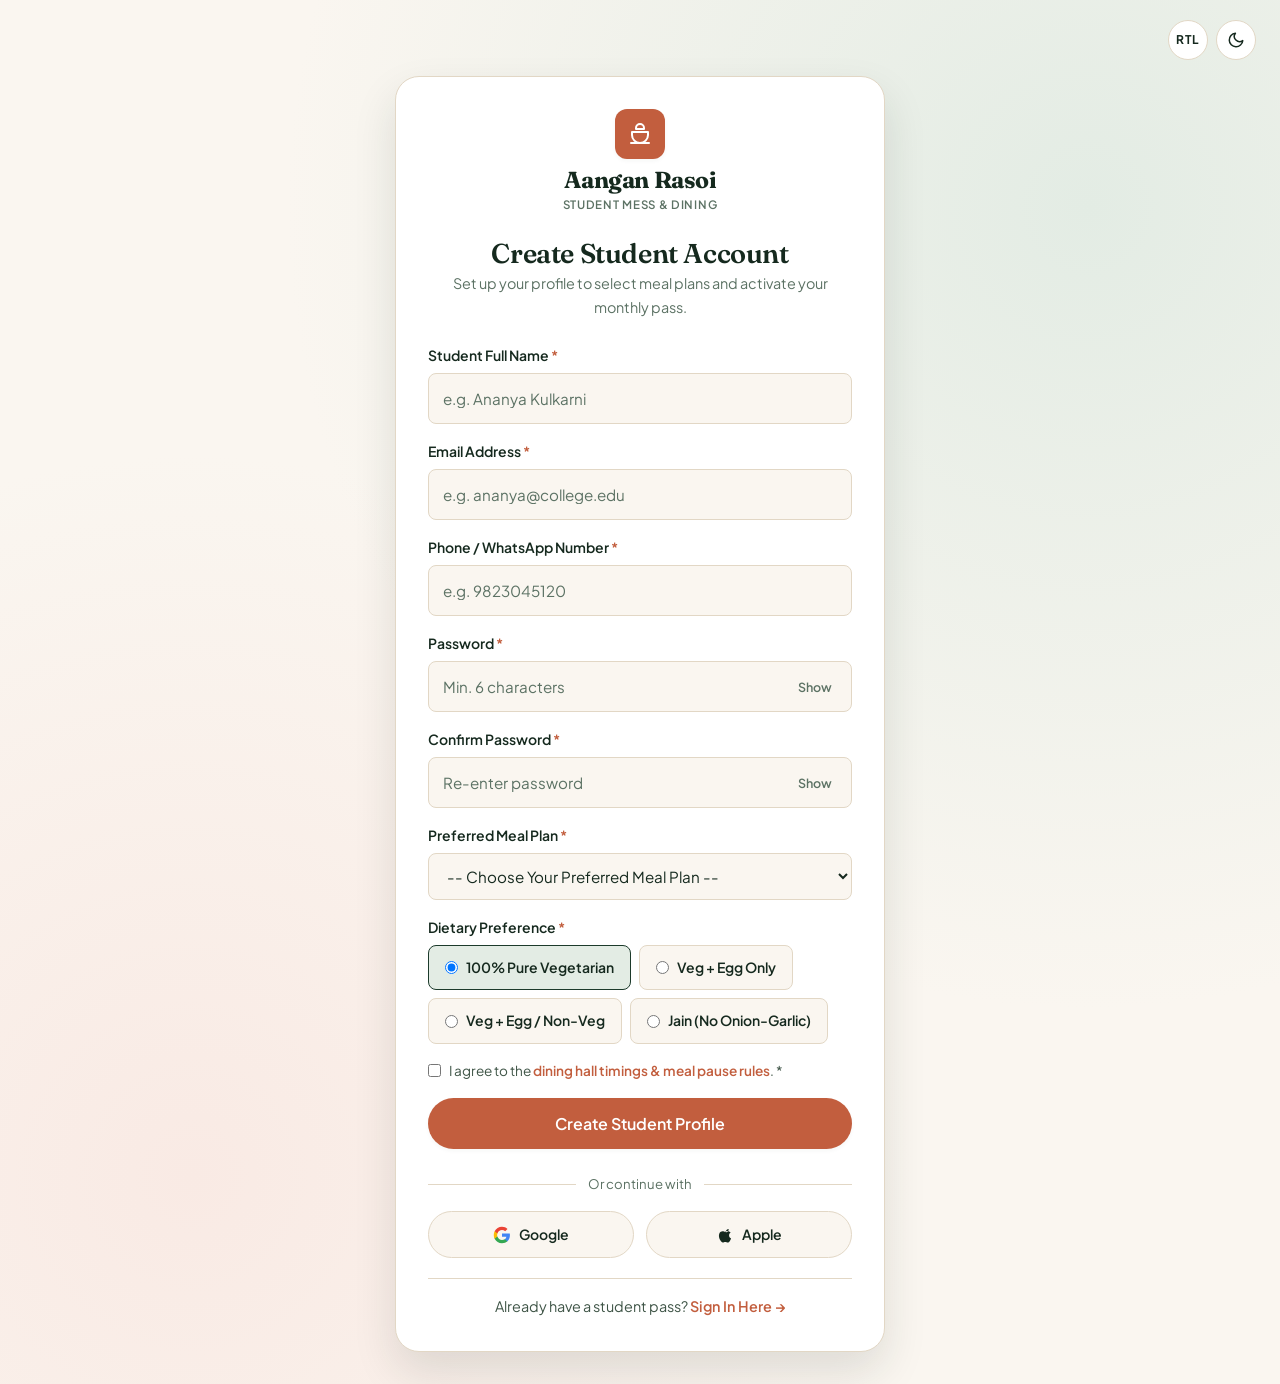
<file: signup.html>
<!DOCTYPE html>
<html lang="en" data-theme="light">
<head>
  <meta charset="UTF-8" />
  <meta name="viewport" content="width=device-width, initial-scale=1.0" />
  <title>Student Sign Up — Aangan Rasoi Mess &amp; Hostel Food Service</title>
  <meta name="description" content="Create your student dining account with Aangan Rasoi to select your weekly or monthly meal plan, choose dietary preferences, and access the student portal." />
  <link rel="icon" type="image/svg+xml" href="assets/images/favicon.svg" />
  <link rel="stylesheet" href="css/styles.css" />
</head>
<body>
  <main class="auth-page-container">
    <!-- Top Utility Controls (RTL, Theme Toggle) -->
    <div class="auth-top-controls">
      <div class="auth-top-controls-actions">
        <button type="button" class="rtl-toggle" id="rtl-toggle" aria-label="Toggle RTL direction" title="Toggle RTL direction">RTL</button>
        <button type="button" class="theme-toggle" aria-label="Switch to dark mode" title="Toggle Light/Dark Theme">
          <svg class="icon-moon" viewBox="0 0 24 24" fill="none" stroke="currentColor" stroke-width="2" stroke-linecap="round" stroke-linejoin="round" aria-hidden="true">
            <path d="M21 12.79A9 9 0 1 1 11.21 3 7 7 0 0 0 21 12.79z"></path>
          </svg>
          <svg class="icon-sun" viewBox="0 0 24 24" fill="none" stroke="currentColor" stroke-width="2" stroke-linecap="round" stroke-linejoin="round" aria-hidden="true">
            <circle cx="12" cy="12" r="5"></circle>
            <line x1="12" y1="1" x2="12" y2="3"></line>
            <line x1="12" y1="21" x2="12" y2="23"></line>
            <line x1="4.22" y1="4.22" x2="5.64" y2="5.64"></line>
            <line x1="18.36" y1="18.36" x2="19.78" y2="19.78"></line>
            <line x1="1" y1="12" x2="3" y2="12"></line>
            <line x1="21" y1="12" x2="23" y2="12"></line>
            <line x1="4.22" y1="19.78" x2="5.64" y2="18.36"></line>
            <line x1="18.36" y1="5.64" x2="19.78" y2="4.22"></line>
          </svg>
        </button>
      </div>
    </div>

    <div class="auth-card">
      <!-- Brand Name & Icon Placed in Top Center Inside Card -->
      <div class="auth-brand-center">
        <a href="index.html" class="brand-logo" aria-label="Aangan Rasoi Home">
          <span class="brand-mark" aria-hidden="true">
            <svg width="24" height="24" viewBox="0 0 24 24" fill="none" stroke="currentColor" stroke-width="2" stroke-linecap="round" stroke-linejoin="round">
              <path d="M12 2a4 4 0 0 1 4 4v1H8V6a4 4 0 0 1 4-4z"/>
              <path d="M4 10h16v3a8 8 0 0 1-16 0v-3z"/>
              <path d="M3 21h18"/>
            </svg>
          </span>
          <span class="brand-text">
            <span class="brand-name">Aangan Rasoi</span>
            <span class="brand-tagline">Student Mess &amp; Dining</span>
          </span>
        </a>
      </div>

      <div class="auth-heading-wrap">
        <h1>Create Student Account</h1>
        <p>Set up your profile to select meal plans and activate your monthly pass.</p>
      </div>

      <form data-validate-form="signup-form" novalidate>
        <!-- Field 1: Full Name (Separate Line) -->
        <div class="form-group">
          <label for="signup-name" class="form-label">Student Full Name <span class="req">*</span></label>
          <input type="text" id="signup-name" name="student_name" class="form-control" placeholder="e.g. Ananya Kulkarni" required />
          <span class="form-error">Please enter your full name.</span>
        </div>

        <!-- Field 2: Email Address (Separate Line) -->
        <div class="form-group">
          <label for="signup-email" class="form-label">Email Address <span class="req">*</span></label>
          <input type="email" id="signup-email" name="student_email" class="form-control" placeholder="e.g. ananya@college.edu" required />
          <span class="form-error">Please enter a valid college or personal email address.</span>
        </div>

        <!-- Field 3: Phone / WhatsApp (Separate Line) -->
        <div class="form-group">
          <label for="signup-phone" class="form-label">Phone / WhatsApp Number <span class="req">*</span></label>
          <input type="tel" id="signup-phone" name="student_phone" class="form-control" placeholder="e.g. 9823045120" required />
          <span class="form-error">Please enter a valid 10-digit mobile number.</span>
        </div>

        <!-- Field 4: Password (Separate Line) -->
        <div class="form-group">
          <label for="signup-password" class="form-label">Password <span class="req">*</span></label>
          <div class="password-input-wrap">
            <input type="password" id="signup-password" name="password" class="form-control" placeholder="Min. 6 characters" minlength="6" required />
            <button type="button" class="password-toggle-btn" data-target="signup-password">Show</button>
          </div>
          <span class="form-error">Password must be at least 6 characters.</span>
        </div>

        <!-- Field 5: Confirm Password (Separate Line) -->
        <div class="form-group">
          <label for="signup-confirm-password" class="form-label">Confirm Password <span class="req">*</span></label>
          <div class="password-input-wrap">
            <input type="password" id="signup-confirm-password" name="confirm_password" class="form-control" placeholder="Re-enter password" minlength="6" required />
            <button type="button" class="password-toggle-btn" data-target="signup-confirm-password">Show</button>
          </div>
          <span class="form-error">Passwords must match.</span>
        </div>

        <!-- Field 6: Preferred Meal Plan (Separate Line) -->
        <div class="form-group">
          <label for="signup-plan" class="form-label">Preferred Meal Plan <span class="req">*</span></label>
          <select id="signup-plan" name="preferred_plan" class="form-control" required>
            <option value="">-- Choose Your Preferred Meal Plan --</option>
            <option value="full-day-all">Complete 4-Meal Pass (₹3,600/mo* sample)</option>
            <option value="three-meal-pass">Three-Meal Daily Pass (₹3,300/mo* sample)</option>
            <option value="lunch-dinner">Two-Meal Core Pass: Lunch + Dinner (₹2,850/mo* sample)</option>
            <option value="breakfast-dinner">Morning &amp; Night: Breakfast + Dinner (₹2,400/mo* sample)</option>
            <option value="single-thali">Single Thali Pass: Lunch or Dinner (₹1,600/mo* sample)</option>
            <option value="breakfast-only">Breakfast-Only Pass (₹1,150/mo* sample)</option>
            <option value="trial-pass">7-Day Starter Trial Pass (From ₹650/wk* sample)</option>
          </select>
          <span class="form-error">Please select your preferred meal plan.</span>
        </div>

        <!-- Field 7: Dietary Preference (Separate Line) -->
        <div class="form-group">
          <span class="form-label">Dietary Preference <span class="req">*</span></span>
          <div class="radio-pills" role="radiogroup" aria-label="Dietary Preference">
            <label class="radio-pill-label">
              <input type="radio" name="dietary_preference" value="veg" checked />
              <span>100% Pure Vegetarian</span>
            </label>
            <label class="radio-pill-label">
              <input type="radio" name="dietary_preference" value="egg" />
              <span>Veg + Egg Only</span>
            </label>
            <label class="radio-pill-label">
              <input type="radio" name="dietary_preference" value="nonveg" />
              <span>Veg + Egg / Non-Veg</span>
            </label>
            <label class="radio-pill-label">
              <input type="radio" name="dietary_preference" value="jain" />
              <span>Jain (No Onion-Garlic)</span>
            </label>
          </div>
        </div>

        <!-- Field 8: Agreement Checkbox (Separate Line) -->
        <div class="form-group">
          <label class="checkbox-label">
            <input type="checkbox" name="agree_rules" required />
            <span style="font-size: 0.85rem;">I agree to the <a href="meal-plans.html#serving-schedule" class="link-accent">dining hall timings &amp; meal pause rules</a>. <span class="req">*</span></span>
          </label>
          <span class="form-error">Please accept the dining hall timings and rules to continue.</span>
        </div>

        <button type="submit" class="btn btn-terracotta btn-lg btn-full">Create Student Profile</button>

        <div class="form-status-banner" role="status" aria-live="polite"></div>
      </form>

      <!-- Google & Apple Social Login Buttons at Bottom as Requested -->
      <div class="auth-divider">
        <span>Or continue with</span>
      </div>

      <div class="auth-social-grid">
        <button type="button" class="btn-social" aria-label="Sign up with Google">
          <svg viewBox="0 0 24 24" fill="currentColor">
            <path d="M22.56 12.25c0-.78-.07-1.53-.2-2.25H12v4.26h5.92c-.26 1.37-1.04 2.53-2.21 3.31v2.77h3.57c2.08-1.92 3.28-4.74 3.28-8.09z" fill="#4285F4"/>
            <path d="M12 23c2.97 0 5.46-.98 7.28-2.66l-3.57-2.77c-.98.66-2.23 1.06-3.71 1.06-2.86 0-5.29-1.93-6.16-4.53H2.18v2.84C3.99 20.53 7.7 23 12 23z" fill="#34A853"/>
            <path d="M5.84 14.09c-.22-.66-.35-1.36-.35-2.09s.13-1.43.35-2.09V7.06H2.18C1.43 8.55 1 10.22 1 12s.43 3.45 1.18 4.94l2.85-2.22.81-.63z" fill="#FBBC05"/>
            <path d="M12 5.38c1.62 0 3.06.56 4.21 1.64l3.15-3.15C17.45 2.09 14.97 1 12 1 7.7 1 3.99 3.47 2.18 7.06l3.66 2.84c.87-2.6 3.3-4.52 6.16-4.52z" fill="#EA4335"/>
          </svg>
          <span>Google</span>
        </button>

        <button type="button" class="btn-social" aria-label="Sign up with Apple">
          <svg viewBox="0 0 24 24" fill="currentColor">
            <path d="M18.71 19.5c-.83 1.24-1.71 2.45-3.05 2.47-1.34.03-1.77-.79-3.29-.79-1.53 0-2 .77-3.27.82-1.31.05-2.3-1.32-3.14-2.53C4.25 17 2.94 12.45 4.7 9.39c.87-1.52 2.43-2.48 4.12-2.51 1.28-.02 2.5.87 3.29.87.78 0 2.26-1.07 3.81-.91.65.03 2.47.26 3.64 1.98-.09.06-2.17 1.28-2.15 3.81.03 3.02 2.65 4.03 2.68 4.04-.03.07-.42 1.44-1.38 2.83M15.97 6.89c.64-.78 1.08-1.86.96-2.95-1 .04-2.19.67-2.88 1.47-.61.71-1.14 1.82-1 2.9 1.12.09 2.28-.59 2.92-1.42z"/>
          </svg>
          <span>Apple</span>
        </button>
      </div>

      <div style="text-align: center; font-size: 0.9rem; color: var(--text-secondary); padding-top: var(--space-4); border-top: 1px solid var(--border-subtle);">
        Already have a student pass? <a href="login.html" class="link-accent">Sign In Here &rarr;</a>
      </div>
    </div>
  </main>

  <!-- Back to Top Floating Button -->
  <button type="button" id="back-to-top" class="back-to-top" aria-label="Back to top" title="Back to top">
    <svg viewBox="0 0 24 24" fill="none" stroke="currentColor" stroke-width="2.5" stroke-linecap="round" stroke-linejoin="round" aria-hidden="true">
      <polyline points="18 15 12 9 6 15"></polyline>
    </svg>
  </button>

  <script src="js/main.js"></script>
</body>
</html>
</file>
<file: css/styles.css>
/* ==========================================================================
   AANGAN RASOI — PREMIUM MESS & HOSTEL FOOD SERVICE HTML TEMPLATE
   Design System, Layout Architecture & Component Stylesheet
   ========================================================================== */

@import url('https://fonts.googleapis.com/css2?family=Fraunces:ital,opsz,wght@0,9..144,500;0,9..144,600;0,9..144,700;1,9..144,400;1,9..144,600&family=Plus+Jakarta+Sans:wght@400;500;600;700&display=swap');

:root {
  /* Color Palette — Light Mode (Warm Cream, Forest Green, Sage, Beige, Terracotta) */
  --bg-primary: #FAF6F0;
  --bg-secondary: #F2EBE0;
  --bg-surface: #FFFFFF;
  --bg-surface-alt: #EAE0D0;
  --bg-sage-tint: #E3ECE4;
  --bg-forest: #173224;
  --bg-forest-deep: #0F2319;
  --bg-header: rgba(250, 246, 240, 0.94);

  /* Footer Colors — Light Mode (White background as requested) */
  --bg-footer: #FFFFFF;
  --text-footer: #2D4034;
  --text-footer-muted: #5C7264;
  --text-footer-heading: #15291E;
  --border-footer: #EBE3D7;
  --social-btn-bg: #F2EBE0;
  --social-btn-color: #1C3A2B;
  --social-btn-hover-bg: #C25E3E;
  --social-btn-hover-color: #FFFFFF;

  /* Text Colors */
  --text-primary: #15291E;
  --text-secondary: #3E5446;
  --text-muted: #5C7264;
  --text-on-dark: #FAF6F0;
  --text-on-dark-muted: #C9D8CD;

  /* Brand & Accent Colors */
  --brand-primary: #1C3A2B;
  --brand-primary-hover: #11261B;
  --brand-sage: #5B7D63;
  --brand-sage-light: #D5E3D7;
  --brand-terracotta: #C25E3E;
  --brand-terracotta-hover: #A84B2D;
  --brand-terracotta-soft: #F9EAE4;
  --brand-amber: #C98223;
  --brand-amber-soft: #FDF3E1;

  /* Interactive Button Tokens */
  --btn-primary-bg: #1C3A2B;
  --btn-primary-hover: #11261B;
  --btn-primary-text: #FAF6F0;

  /* Dietary Badges (Indian FSSAI style Veg / Egg-NonVeg indicators) */
  --veg-color: #1B7A3B;
  --veg-bg: #E5F4EA;
  --nonveg-color: #9E3420;
  --nonveg-bg: #FCECE8;

  /* Borders & Dividers */
  --border-subtle: #E2D7C5;
  --border-strong: #C9BAA3;
  --border-focus: #1C3A2B;

  /* Shadows */
  --shadow-xs: 0 2px 4px rgba(21, 41, 30, 0.04);
  --shadow-sm: 0 4px 12px rgba(21, 41, 30, 0.06);
  --shadow-md: 0 10px 28px rgba(21, 41, 30, 0.08);
  --shadow-lg: 0 20px 44px rgba(21, 41, 30, 0.12);
  --shadow-card-hover: 0 16px 36px rgba(21, 41, 30, 0.13);

  /* Typography */
  --font-heading: 'Fraunces', Georgia, 'Times New Roman', serif;
  --font-body: 'Plus Jakarta Sans', -apple-system, BlinkMacSystemFont, 'Segoe UI', Roboto, sans-serif;

  /* 4px / 8px Spacing Scale */
  --space-1: 0.25rem;
  /* 4px */
  --space-2: 0.5rem;
  /* 8px */
  --space-3: 0.75rem;
  /* 12px */
  --space-4: 1rem;
  /* 16px */
  --space-5: 1.25rem;
  /* 20px */
  --space-6: 1.5rem;
  /* 24px */
  --space-8: 2rem;
  /* 32px */
  --space-10: 2.5rem;
  /* 40px */
  --space-12: 3rem;
  /* 48px */
  --space-16: 4rem;
  /* 64px */
  --space-20: 5rem;
  /* 80px */
  --space-24: 6rem;
  /* 96px */

  /* Radii */
  --radius-xs: 4px;
  --radius-sm: 8px;
  --radius-md: 12px;
  --radius-lg: 16px;
  --radius-xl: 24px;
  --radius-pill: 9999px;

  /* Layout Dimensions */
  --container-max: 1280px;
  --header-height: 80px;
  --transition-fast: 160ms cubic-bezier(0.22, 1, 0.36, 1);
  --transition-base: 260ms cubic-bezier(0.22, 1, 0.36, 1);
}

/* ==========================================================================
   DARK THEME VARIABLES
   ========================================================================== */
[data-theme="dark"] {
  --bg-primary: #101A14;
  --bg-secondary: #16231B;
  --bg-surface: #1B2B22;
  --bg-surface-alt: #23372C;
  --bg-sage-tint: #1F3328;
  --bg-forest: #0B130E;
  --bg-forest-deep: #070D09;
  --bg-header: rgba(16, 26, 20, 0.94);

  /* Footer Colors — Dark Mode */
  --bg-footer: #070D09;
  --text-footer: #C9D8CD;
  --text-footer-muted: #8CA393;
  --text-footer-heading: #FAF6F0;
  --border-footer: rgba(255, 255, 255, 0.1);
  --social-btn-bg: #1B2B22;
  --social-btn-color: #FAF6F0;
  --social-btn-hover-bg: #E07858;
  --social-btn-hover-color: #FFFFFF;

  --text-primary: #F4EFE6;
  --text-secondary: #C5D4C9;
  --text-muted: #93AA99;
  --text-on-dark: #F4EFE6;
  --text-on-dark-muted: #B6C8BC;

  --brand-primary: #77B288;
  --brand-primary-hover: #90C49F;
  --brand-sage: #80A98B;
  --brand-sage-light: #263E30;
  --brand-terracotta: #E07858;
  --brand-terracotta-hover: #EB8C6F;
  --brand-terracotta-soft: #35211B;
  --brand-amber: #E5A243;
  --brand-amber-soft: #332714;

  --btn-primary-bg: #366E49;
  --btn-primary-hover: #428358;
  --btn-primary-text: #FAF6F0;

  --veg-color: #46B869;
  --veg-bg: #183523;
  --nonveg-color: #E86F58;
  --nonveg-bg: #381F1A;

  --border-subtle: #283D30;
  --border-strong: #395544;
  --border-focus: #77B288;

  --shadow-xs: 0 2px 4px rgba(0, 0, 0, 0.25);
  --shadow-sm: 0 4px 12px rgba(0, 0, 0, 0.32);
  --shadow-md: 0 10px 28px rgba(0, 0, 0, 0.4);
  --shadow-lg: 0 20px 44px rgba(0, 0, 0, 0.5);
  --shadow-card-hover: 0 16px 36px rgba(0, 0, 0, 0.55);
}

/* ==========================================================================
   RESET & BASE STYLES
   ========================================================================== */
*,
*::before,
*::after {
  box-sizing: border-box;
  margin: 0;
  padding: 0;
}

html {
  font-size: 16px;
  scroll-behavior: smooth;
  scroll-padding-top: calc(var(--header-height) + 16px);
  -webkit-text-size-adjust: 100%;
  overflow-x: clip;
}

body {
  font-family: var(--font-body);
  background-color: var(--bg-primary);
  color: var(--text-primary);
  line-height: 1.65;
  overflow-x: clip;
  transition: background-color var(--transition-base), color var(--transition-base);
  min-height: 100vh;
  display: flex;
  flex-direction: column;
}

main {
  flex: 1 0 auto;
}

img,
svg,
video {
  max-width: 100%;
  height: auto;
  display: block;
}

a {
  color: inherit;
  text-decoration: none;
  transition: color var(--transition-fast);
}

ul,
ol {
  list-style: none;
}

button,
input,
select,
textarea {
  font: inherit;
  color: inherit;
}

button {
  cursor: pointer;
  border: none;
  background: none;
}

/* Accessible Focus Ring */
:focus-visible {
  outline: 2px solid var(--border-focus);
  outline-offset: 2px;
}

/* Skip Link */
.skip-link {
  position: absolute;
  top: -100px;
  left: var(--space-4);
  background: var(--brand-terracotta);
  color: #fff;
  padding: var(--space-2) var(--space-4);
  border-radius: var(--radius-sm);
  z-index: 9999;
  font-weight: 600;
}

.skip-link:focus {
  top: var(--space-2);
}

/* ==========================================================================
   RTL (RIGHT-TO-LEFT) SUPPORT
   ========================================================================== */
html[dir="rtl"] {
  direction: rtl;
  text-align: right;
}

html[dir="rtl"] .dropdown-menu {
  left: auto;
  right: 0;
}

html[dir="rtl"] .hero-floating-card.top-left {
  left: auto;
  right: -20px;
}

html[dir="rtl"] .hero-floating-card.bottom-right {
  right: auto;
  left: -16px;
}

html[dir="rtl"] .dashboard-sidebar {
  border-right: none;
  border-left: 1px solid var(--border-subtle);
}

html[dir="rtl"] .popular-ribbon {
  right: auto;
  left: 50%;
  transform: translateX(-50%);
}

html[dir="rtl"] .password-toggle-btn {
  right: auto;
  left: 12px;
}

html[dir="rtl"] .plan-features li svg,
html[dir="rtl"] .checklist-item svg,
html[dir="rtl"] .footer-contact-item svg {
  transform: scaleX(-1);
}

/* ==========================================================================
   TYPOGRAPHY
   ========================================================================== */
h1,
h2,
h3,
h4,
.serif-heading {
  font-family: var(--font-heading);
  color: var(--text-primary);
  line-height: 1.2;
  letter-spacing: -0.015em;
  font-weight: 600;
  display: block;
  width: 100%;
}

h1,
.h1 {
  font-size: clamp(2.15rem, 4vw + 0.5rem, 3.5rem);
  line-height: 1.12;
}

h2,
.h2 {
  font-size: clamp(1.75rem, 2.8vw + 0.4rem, 2.65rem);
  line-height: 1.18;
}

h3,
.h3 {
  font-size: clamp(1.25rem, 1.5vw + 0.4rem, 1.6rem);
  line-height: 1.28;
}

h4,
.h4 {
  font-size: 1.125rem;
  line-height: 1.35;
}

p {
  color: var(--text-secondary);
  display: block;
  width: 100%;
}

.lead {
  font-size: clamp(1.05rem, 1.1vw + 0.5rem, 1.2rem);
  line-height: 1.7;
  color: var(--text-secondary);
}

.eyebrow {
  display: inline-flex;
  align-items: center;
  gap: var(--space-2);
  font-family: var(--font-body);
  font-size: 0.8125rem;
  font-weight: 700;
  text-transform: uppercase;
  letter-spacing: 0.08em;
  color: var(--brand-terracotta);
  background-color: var(--brand-terracotta-soft);
  padding: 6px 14px;
  border-radius: var(--radius-pill);
  margin-bottom: var(--space-4);
}

.eyebrow-sage {
  color: var(--brand-primary);
  background-color: var(--bg-sage-tint);
}

.tabular-nums {
  font-variant-numeric: tabular-nums;
}

/* ==========================================================================
   LAYOUT CONTAINERS & SECTIONS
   ========================================================================== */
.container {
  width: 100%;
  max-width: var(--container-max);
  margin-inline: auto;
  padding-inline: var(--space-6);
}

@media (max-width: 640px) {
  .container {
    padding-inline: var(--space-4);
  }
}

.section {
  padding-block: var(--space-20);
}

.section-sm {
  padding-block: var(--space-12);
}

@media (max-width: 768px) {
  .section {
    padding-block: var(--space-12);
  }

  .section-sm {
    padding-block: var(--space-8);
  }
}

.bg-secondary {
  background-color: var(--bg-secondary);
}

.bg-sage {
  background-color: var(--bg-sage-tint);
}

.bg-forest {
  background-color: var(--bg-forest);
  color: var(--text-on-dark);
}

.bg-forest h1,
.bg-forest h2,
.bg-forest h3,
.bg-forest h4 {
  color: var(--text-on-dark);
}

.bg-forest p {
  color: var(--text-on-dark-muted);
}

.section-header {
  max-width: 700px;
  margin-bottom: var(--space-12);
}

.section-header.center {
  margin-inline: auto;
  text-align: center;
}

.section-header p {
  margin-top: var(--space-3);
}

.section-header-split {
  display: flex;
  flex-wrap: wrap;
  align-items: flex-end;
  justify-content: space-between;
  gap: var(--space-6);
  margin-bottom: var(--space-12);
}

.section-header-split .header-copy {
  max-width: 620px;
}

/* ==========================================================================
   NON-HOME PAGE HERO SECTION (UNIFORM EXACT HEIGHT)
   ========================================================================== */
.page-hero {
  min-height: 280px;
  height: 280px;
  display: flex;
  align-items: center;
  justify-content: center;
  background: radial-gradient(circle at 80% 20%, var(--bg-sage-tint) 0%, transparent 50%),
    var(--bg-secondary);
  border-bottom: 1px solid var(--border-subtle);
  padding-block: var(--space-6);
  box-sizing: border-box;
}

.page-hero .container {
  width: 100%;
}

.page-hero-inner {
  max-width: 820px;
}

.page-hero-inner.center {
  margin-inline: auto;
  text-align: center;
}

.page-hero-inner h1 {
  font-size: clamp(1.85rem, 3vw + 0.3rem, 2.65rem);
  margin-bottom: var(--space-2);
}

.page-hero-inner .lead {
  font-size: 1.05rem;
  line-height: 1.6;
}

@media (max-width: 768px) {
  .page-hero {
    height: auto;
    min-height: 260px;
    padding-block: var(--space-10);
  }
}

/* ==========================================================================
   BUTTONS & CTAs
   ========================================================================== */
.btn {
  display: inline-flex;
  align-items: center;
  justify-content: center;
  gap: var(--space-2);
  font-family: var(--font-body);
  font-size: 0.9375rem;
  font-weight: 600;
  line-height: 1.2;
  padding: 13px 22px;
  border-radius: var(--radius-pill);
  border: 1.5px solid transparent;
  transition: all var(--transition-fast);
  white-space: nowrap;
  text-align: center;
}

.btn-sm {
  font-size: 0.875rem;
  padding: 9px 16px;
}

.btn-lg {
  font-size: 1rem;
  padding: 15px 28px;
}

.btn-primary {
  background-color: var(--btn-primary-bg);
  color: var(--btn-primary-text);
  box-shadow: var(--shadow-xs);
}

.btn-primary:hover {
  background-color: var(--btn-primary-hover);
  transform: translateY(-1px);
  box-shadow: var(--shadow-sm);
}

.btn-terracotta {
  background-color: var(--brand-terracotta);
  color: #FFFFFF;
  box-shadow: var(--shadow-xs);
}

.btn-terracotta:hover {
  background-color: var(--brand-terracotta-hover);
  transform: translateY(-1px);
  box-shadow: var(--shadow-sm);
}

.btn-outline {
  background-color: transparent;
  border-color: var(--border-strong);
  color: var(--text-primary);
}

.btn-outline:hover {
  border-color: var(--brand-primary);
  background-color: var(--bg-sage-tint);
}

.btn-soft {
  background-color: var(--bg-sage-tint);
  color: var(--brand-primary);
  border-color: transparent;
}

.btn-soft:hover {
  background-color: var(--brand-sage-light);
}

.btn-outline-light {
  background-color: rgba(255, 255, 255, 0.08);
  border-color: rgba(250, 246, 240, 0.35);
  color: var(--text-on-dark);
}

.btn-outline-light:hover {
  background-color: rgba(250, 246, 240, 0.18);
  border-color: var(--text-on-dark);
}

.btn-full {
  width: 100%;
}

/* ==========================================================================
   STICKY NAVBAR & MOBILE NAVIGATION (NAVBAR COMES DOWN WHILE SCROLLING)
   ========================================================================== */
.site-header {
  position: -webkit-sticky;
  position: sticky;
  top: 0;
  left: 0;
  width: 100%;
  z-index: 1000;
  height: var(--header-height);
  background-color: var(--bg-header);
  backdrop-filter: blur(12px);
  -webkit-backdrop-filter: blur(12px);
  border-bottom: 1px solid var(--border-subtle);
  transition: transform 0.32s cubic-bezier(0.16, 1, 0.3, 1), background-color var(--transition-base), box-shadow var(--transition-base);
}

.site-header.scrolled {
  box-shadow: 0 4px 20px rgba(0, 0, 0, 0.08);
  animation: navSlideDown 0.32s cubic-bezier(0.16, 1, 0.3, 1) forwards;
}

@keyframes navSlideDown {
  0% {
    transform: translateY(-100%);
  }

  100% {
    transform: translateY(0);
  }
}

.navbar {
  display: flex;
  align-items: center;
  justify-content: space-between;
  height: 100%;
  gap: var(--space-4);
}

/* Brand Logo */
.brand-logo {
  display: inline-flex;
  align-items: center;
  gap: var(--space-3);
  flex-shrink: 0;
}

.brand-mark {
  width: 42px;
  height: 42px;
  border-radius: var(--radius-md);
  background-color: var(--btn-primary-bg);
  color: var(--btn-primary-text);
  display: flex;
  align-items: center;
  justify-content: center;
  box-shadow: var(--shadow-xs);
  flex-shrink: 0;
}

.brand-text {
  display: flex;
  flex-direction: column;
}

.brand-name {
  font-family: var(--font-heading);
  font-size: 1.25rem;
  font-weight: 700;
  line-height: 1.1;
  color: var(--text-primary);
  letter-spacing: -0.02em;
}

.brand-tagline {
  font-size: 0.72rem;
  font-weight: 600;
  text-transform: uppercase;
  letter-spacing: 0.06em;
  color: var(--text-muted);
  margin-top: 2px;
}

/* Desktop Navigation Links */
.nav-menu {
  display: flex;
  align-items: center;
  gap: var(--space-1);
}

.nav-item {
  position: relative;
}

.nav-link {
  display: inline-flex;
  align-items: center;
  gap: 5px;
  padding: 8px 13px;
  font-size: 0.9375rem;
  font-weight: 600;
  color: var(--text-secondary);
  border-radius: var(--radius-sm);
  transition: color var(--transition-fast), background-color var(--transition-fast);
}

.nav-link:hover,
.nav-link.active {
  color: var(--text-primary);
  background-color: var(--bg-secondary);
}

.nav-link.active {
  color: var(--brand-terracotta);
}

.dropdown-chevron {
  width: 14px;
  height: 14px;
  transition: transform var(--transition-fast);
}

.nav-item.dropdown.open .dropdown-chevron {
  transform: rotate(180deg);
}

/* Desktop Dropdown Menu */
.dropdown-menu {
  position: absolute;
  top: calc(100% + 8px);
  left: 0;
  min-width: 240px;
  background-color: var(--bg-surface);
  border: 1px solid var(--border-subtle);
  border-radius: var(--radius-md);
  box-shadow: var(--shadow-lg);
  padding: var(--space-2);
  opacity: 0;
  visibility: hidden;
  transform: translateY(6px);
  transition: all var(--transition-fast);
  z-index: 1010;
}

.nav-item.dropdown.open .dropdown-menu,
.nav-item.dropdown:hover .dropdown-menu {
  opacity: 1;
  visibility: visible;
  transform: translateY(0);
}

.dropdown-item {
  display: flex;
  flex-direction: column;
  padding: 10px 12px;
  border-radius: var(--radius-sm);
  transition: background-color var(--transition-fast);
}

.dropdown-item:hover,
.dropdown-item.active {
  background-color: var(--bg-secondary);
}

.dropdown-item-title {
  font-size: 0.9rem;
  font-weight: 600;
  color: var(--text-primary);
  display: flex;
  align-items: center;
  justify-content: space-between;
}

.dropdown-item.active .dropdown-item-title {
  color: var(--brand-terracotta);
}

.dropdown-item-desc {
  font-size: 0.775rem;
  color: var(--text-muted);
  margin-top: 2px;
}

/* Navbar Right Actions */
.nav-actions {
  display: flex;
  align-items: center;
  gap: var(--space-2);
  flex-shrink: 0;
}

/* Theme Toggle Button */
.theme-toggle {
  width: 40px;
  height: 40px;
  border-radius: var(--radius-pill);
  border: 1px solid var(--border-subtle);
  background-color: var(--bg-surface);
  color: var(--text-primary);
  display: inline-flex;
  align-items: center;
  justify-content: center;
  transition: all var(--transition-fast);
  flex-shrink: 0;
  cursor: pointer;
}

.theme-toggle:hover {
  border-color: var(--border-strong);
  background-color: var(--bg-secondary);
}

.theme-toggle svg {
  width: 18px;
  height: 18px;
}

.theme-toggle .icon-sun {
  display: none;
}

.theme-toggle .icon-moon {
  display: block;
}

[data-theme="dark"] .theme-toggle .icon-sun {
  display: block;
}

[data-theme="dark"] .theme-toggle .icon-moon {
  display: none;
}

/* RTL Toggle Button — EXACT same style with theme button, ONLY "RTL" text inside */
.rtl-toggle {
  width: 40px;
  height: 40px;
  border-radius: var(--radius-pill);
  border: 1px solid var(--border-subtle);
  background-color: var(--bg-surface);
  color: var(--text-primary);
  display: inline-flex;
  align-items: center;
  justify-content: center;
  font-size: 0.75rem;
  font-weight: 700;
  letter-spacing: 0.04em;
  font-family: var(--font-body);
  transition: all var(--transition-fast);
  flex-shrink: 0;
  cursor: pointer;
  line-height: 1;
}

.rtl-toggle:hover,
.rtl-toggle.active {
  border-color: var(--border-strong);
  background-color: var(--bg-secondary);
  color: var(--brand-terracotta);
}

[data-theme="dark"] .rtl-toggle {
  background-color: var(--bg-surface);
  color: var(--text-primary);
  border-color: var(--border-subtle);
}

[data-theme="dark"] .rtl-toggle:hover,
[data-theme="dark"] .rtl-toggle.active {
  border-color: var(--border-strong);
  background-color: var(--bg-secondary);
  color: var(--brand-terracotta);
}

/* Navbar Sign Up Button */
.nav-signup-btn {
  padding: 9px 18px;
  font-size: 0.875rem;
  font-weight: 600;
  color: #FFFFFF;
  background-color: var(--brand-terracotta);
  border-radius: var(--radius-pill);
  border: 1px solid transparent;
  transition: all var(--transition-fast);
  display: inline-flex;
  align-items: center;
  justify-content: center;
}

.nav-signup-btn:hover,
.nav-signup-btn.active {
  background-color: var(--brand-terracotta-hover);
  transform: translateY(-1px);
}

/* Mobile Menu Toggle Button */
.mobile-menu-toggle {
  display: none;
  width: 42px;
  height: 42px;
  border-radius: var(--radius-sm);
  border: 1px solid var(--border-subtle);
  background-color: var(--bg-surface);
  color: var(--text-primary);
  align-items: center;
  justify-content: center;
  flex-shrink: 0;
}

.mobile-menu-toggle svg {
  width: 22px;
  height: 22px;
}

.mobile-menu-toggle .icon-close {
  display: none;
}

.mobile-menu-toggle[aria-expanded="true"] .icon-menu {
  display: none;
}

.mobile-menu-toggle[aria-expanded="true"] .icon-close {
  display: block;
}

/* Responsive Navbar Collapse (<= 1120px) */
@media (max-width: 1120px) {
  .mobile-menu-toggle {
    display: inline-flex;
  }

  .nav-menu {
    position: fixed;
    top: var(--header-height);
    left: 0;
    right: 0;
    width: 100%;
    max-width: 100vw;
    max-height: calc(100dvh - var(--header-height));
    overflow-y: auto;
    background-color: var(--bg-surface);
    border-bottom: 1px solid var(--border-strong);
    box-shadow: var(--shadow-lg);
    flex-direction: column;
    align-items: stretch;
    padding: var(--space-4);
    gap: var(--space-1);
    opacity: 0;
    visibility: hidden;
    transform: translateY(-8px);
    transition: all var(--transition-base);
    z-index: 999;
  }

  .nav-menu.is-open {
    opacity: 1;
    visibility: visible;
    transform: translateY(0);
  }

  .nav-link {
    width: 100%;
    justify-content: space-between;
    padding: 12px 14px;
    font-size: 1rem;
  }

  .nav-item.dropdown:hover .dropdown-menu {
    opacity: 0;
    visibility: hidden;
  }

  .dropdown-menu {
    position: static;
    width: 100%;
    min-width: 0;
    box-shadow: none;
    border: none;
    border-left: 2px solid var(--brand-terracotta);
    border-radius: 0;
    background-color: var(--bg-secondary);
    margin-top: var(--space-1);
    margin-left: var(--space-3);
    width: calc(100% - var(--space-3));
    padding: var(--space-2);
    display: none;
    opacity: 1;
    visibility: visible;
    transform: none;
  }

  .nav-item.dropdown.open .dropdown-menu {
    display: block;
    opacity: 1;
    visibility: visible;
  }

  .nav-signup-desktop {
    display: none;
  }

  .mobile-nav-footer {
    display: flex !important;
    flex-direction: column;
    gap: var(--space-3);
    margin-top: var(--space-3);
    padding-top: var(--space-4);
    border-top: 1px solid var(--border-subtle);
  }
}

.mobile-nav-footer {
  display: none;
}

/* ==========================================================================
   DIETARY & TRUST BADGES (CENTERED IN ALL CARDS AS REQUESTED)
   ========================================================================== */
.diet-badge {
  display: inline-flex;
  align-items: center;
  justify-content: center;
  gap: 6px;
  font-size: 0.75rem;
  font-weight: 700;
  padding: 5px 12px;
  border-radius: var(--radius-xs);
  text-transform: uppercase;
  letter-spacing: 0.04em;
  align-self: flex-start;
  margin-inline: 0;
  text-align: left;
}

/* Ensure card headers, badges, and text align cleanly without awkward centering */
.pricing-card .diet-badge,
.feature-card .diet-badge,
.card .diet-badge,
.pricing-card .eyebrow,
.feature-card .eyebrow,
.pricing-card .pill-tag,
.feature-card .pill-tag,
.pricing-card .highlight-day-badge,
.feature-card .highlight-day-badge {
  align-self: flex-start !important;
  margin-inline: 0 !important;
  text-align: left !important;
}

html[dir="rtl"] .pricing-card .diet-badge,
html[dir="rtl"] .feature-card .diet-badge,
html[dir="rtl"] .card .diet-badge,
html[dir="rtl"] .pricing-card .eyebrow,
html[dir="rtl"] .feature-card .eyebrow,
html[dir="rtl"] .pricing-card .pill-tag,
html[dir="rtl"] .feature-card .pill-tag,
html[dir="rtl"] .pricing-card .highlight-day-badge,
html[dir="rtl"] .feature-card .highlight-day-badge {
  align-self: flex-start !important;
  margin-inline: 0 !important;
  text-align: right !important;
}

.diet-badge-veg {
  background-color: var(--veg-bg);
  color: var(--veg-color);
}

.diet-badge-nonveg {
  background-color: var(--nonveg-bg);
  color: var(--nonveg-color);
}

.fssai-dot {
  width: 12px;
  height: 12px;
  border: 1.5px solid currentColor;
  display: inline-flex;
  align-items: center;
  justify-content: center;
  border-radius: 2px;
  flex-shrink: 0;
}

.fssai-dot::after {
  content: '';
  width: 6px;
  height: 6px;
  border-radius: 50%;
  background-color: currentColor;
}

.pill-tag {
  display: inline-flex;
  align-items: center;
  justify-content: center;
  gap: 6px;
  font-size: 0.8125rem;
  font-weight: 600;
  padding: 5px 14px;
  border-radius: var(--radius-pill);
  background-color: var(--bg-secondary);
  color: var(--text-secondary);
  border: 1px solid var(--border-subtle);
  margin-inline: auto;
  text-align: center;
}

/* ==========================================================================
   HERO — HOME 1 (CLASSIC HOMELY HOSPITALITY)
   ========================================================================== */
.hero-home-1 {
  position: relative;
  padding-block: var(--space-16) var(--space-20);
  overflow: hidden;
  background: radial-gradient(circle at 85% 15%, var(--bg-sage-tint) 0%, transparent 45%),
    radial-gradient(circle at 10% 85%, var(--brand-terracotta-soft) 0%, transparent 40%),
    var(--bg-primary);
}

.hero-grid {
  display: grid;
  grid-template-columns: 1.08fr 0.92fr;
  align-items: center;
  gap: var(--space-12);
}

.hero-content h1 {
  margin-bottom: var(--space-5);
}

.hero-content h1 em {
  font-style: italic;
  color: var(--brand-terracotta);
  font-weight: 600;
}

.hero-content .lead {
  margin-bottom: var(--space-8);
  max-width: 580px;
}

.hero-cta-group {
  display: flex;
  flex-wrap: wrap;
  align-items: center;
  gap: var(--space-4);
  margin-bottom: var(--space-10);
}

.hero-trust-strip {
  display: grid;
  grid-template-columns: repeat(3, 1fr);
  gap: var(--space-4);
  padding-top: var(--space-6);
  border-top: 1px solid var(--border-subtle);
}

.trust-stat {
  display: flex;
  flex-direction: column;
}

.trust-stat-val {
  font-family: var(--font-heading);
  font-size: 1.5rem;
  font-weight: 700;
  color: var(--text-primary);
}

.trust-stat-label {
  font-size: 0.8125rem;
  color: var(--text-muted);
  margin-top: 2px;
}

.hero-visual {
  position: relative;
}

.hero-image-frame {
  position: relative;
  width: 100%;
  max-width: 100%;
  border-radius: var(--radius-xl);
  overflow: hidden;
  box-shadow: var(--shadow-lg);
  border: 4px solid var(--bg-surface);
  aspect-ratio: 4 / 3.4;
  background-color: var(--bg-secondary);
}

.hero-image-frame img {
  width: 100%;
  height: 100%;
  object-fit: cover;
}

.hero-floating-card {
  position: absolute;
  background-color: var(--bg-surface);
  border: 1px solid var(--border-subtle);
  border-radius: var(--radius-lg);
  padding: var(--space-4);
  box-shadow: var(--shadow-md);
  display: flex;
  align-items: center;
  gap: var(--space-3);
  max-width: 270px;
}

.hero-floating-card.top-left {
  top: -16px;
  left: -20px;
}

.hero-floating-card.bottom-right {
  bottom: -20px;
  right: -16px;
}

.floating-icon {
  width: 44px;
  height: 44px;
  border-radius: var(--radius-md);
  background-color: var(--bg-sage-tint);
  color: var(--brand-primary);
  display: flex;
  align-items: center;
  justify-content: center;
  flex-shrink: 0;
}

.floating-icon.terracotta {
  background-color: var(--brand-terracotta-soft);
  color: var(--brand-terracotta);
}

.floating-card-title {
  font-size: 0.875rem;
  font-weight: 700;
  color: var(--text-primary);
  display: block;
}

.floating-card-sub {
  font-size: 0.75rem;
  color: var(--text-muted);
  display: block;
  margin-top: 2px;
}

@media (max-width: 992px) {
  .hero-grid {
    grid-template-columns: 1fr;
    gap: var(--space-10);
  }

  .hero-floating-card.top-left {
    top: 12px;
    left: 12px;
  }

  .hero-floating-card.bottom-right {
    bottom: 12px;
    right: 12px;
  }
}

@media (max-width: 576px) {
  .hero-home-1 {
    padding-block: var(--space-8) var(--space-12);
  }

  .hero-trust-strip {
    grid-template-columns: 1fr;
    gap: var(--space-3);
  }

  .hero-floating-card {
    position: static;
    max-width: 100%;
    margin-top: var(--space-3);
  }

  .hero-cta-group .btn {
    width: 100%;
  }
}

/* ==========================================================================
   HERO — HOME 2 (EDITORIAL MAGAZINE & DAILY MENU FOCUS)
   ========================================================================== */
.hero-home-2 {
  padding-block: var(--space-12) var(--space-16);
  background-color: var(--bg-secondary);
  border-bottom: 1px solid var(--border-subtle);
}

.hero-editorial-top {
  display: grid;
  grid-template-columns: 1.15fr 0.85fr;
  gap: var(--space-8);
  align-items: end;
  margin-bottom: var(--space-10);
}

.hero-editorial-meta {
  background-color: var(--bg-surface);
  border: 1px solid var(--border-subtle);
  border-radius: var(--radius-lg);
  padding: var(--space-6);
  box-shadow: var(--shadow-sm);
}

.editorial-bento {
  display: grid;
  grid-template-columns: 1.35fr 0.65fr;
  gap: var(--space-6);
}

.editorial-main-visual {
  position: relative;
  border-radius: var(--radius-xl);
  overflow: hidden;
  min-height: 420px;
  box-shadow: var(--shadow-md);
}

.editorial-main-visual img {
  width: 100%;
  height: 100%;
  object-fit: cover;
}

.editorial-overlay-caption {
  position: absolute;
  bottom: var(--space-4);
  left: var(--space-4);
  right: var(--space-4);
  background: rgba(15, 35, 25, 0.88);
  backdrop-filter: blur(8px);
  color: #FAF6F0;
  padding: var(--space-4) var(--space-5);
  border-radius: var(--radius-md);
  display: flex;
  flex-wrap: wrap;
  align-items: center;
  justify-content: space-between;
  gap: var(--space-3);
}

.editorial-side-stack {
  display: flex;
  flex-direction: column;
  gap: var(--space-6);
}

.editorial-side-card {
  background-color: var(--bg-surface);
  border: 1px solid var(--border-subtle);
  border-radius: var(--radius-xl);
  padding: var(--space-6);
  display: flex;
  flex-direction: column;
  justify-content: space-between;
  flex: 1;
  box-shadow: var(--shadow-sm);
}

.editorial-side-card h3 {
  display: block;
  width: 100%;
  margin-bottom: var(--space-2);
}

.editorial-side-card p {
  display: block;
  width: 100%;
}

.editorial-side-card.forest-card {
  background-color: var(--bg-forest);
  color: var(--text-on-dark);
  border-color: transparent;
}

@media (max-width: 992px) {

  .hero-editorial-top,
  .editorial-bento {
    grid-template-columns: 1fr;
  }

  .editorial-main-visual {
    min-height: 300px;
  }
}

@media (max-width: 768px) {
  .editorial-main-visual {
    min-height: auto;
    height: auto;
    overflow: visible;
    background: transparent;
  }

  .editorial-main-visual img {
    border-radius: var(--radius-xl);
    height: 250px;
    object-fit: cover;
    display: block;
    width: 100%;
  }

  /* Keep badge text & caption below the image on mobile & small viewports */
  .editorial-overlay-caption {
    position: static;
    margin-top: var(--space-3);
    border-radius: var(--radius-lg);
    background: var(--bg-surface);
    color: var(--text-primary);
    border: 1px solid var(--border-subtle);
    box-shadow: var(--shadow-sm);
    padding: var(--space-4);
    display: flex;
    flex-direction: column;
    align-items: flex-start;
    gap: var(--space-2);
  }

  .editorial-overlay-caption [style*="color: #E07A5B"] {
    color: var(--brand-terracotta) !important;
  }

  .editorial-overlay-caption a.btn {
    width: 100%;
    margin-top: var(--space-2);
  }
}

/* ==========================================================================
   TODAY'S MENU PREVIEW & INTERACTIVE WEEKLY MENU TABS
   ========================================================================== */
.menu-tabs-bar {
  display: flex;
  flex-wrap: wrap;
  align-items: center;
  justify-content: space-between;
  gap: var(--space-4);
  margin-bottom: var(--space-8);
  padding: var(--space-3);
  background-color: var(--bg-surface);
  border: 1px solid var(--border-subtle);
  border-radius: var(--radius-lg);
}

.day-selector {
  display: flex;
  flex-wrap: wrap;
  gap: var(--space-1);
}

.day-btn {
  padding: 8px 16px;
  border-radius: var(--radius-sm);
  font-size: 0.875rem;
  font-weight: 600;
  color: var(--text-secondary);
  transition: all var(--transition-fast);
}

.day-btn:hover {
  background-color: var(--bg-secondary);
  color: var(--text-primary);
}

.day-btn.active {
  background-color: var(--btn-primary-bg);
  color: var(--btn-primary-text);
}

.today-menu-grid {
  display: grid;
  grid-template-columns: repeat(4, 1fr);
  gap: var(--space-6);
}

.meal-slot-card {
  background-color: var(--bg-surface);
  border: 1px solid var(--border-subtle);
  border-radius: var(--radius-lg);
  overflow: hidden;
  box-shadow: var(--shadow-xs);
  transition: transform var(--transition-base), box-shadow var(--transition-base);
  display: flex;
  flex-direction: column;
}

.meal-slot-card:hover {
  transform: translateY(-4px);
  box-shadow: var(--shadow-card-hover);
}

.meal-slot-img {
  height: 195px;
  position: relative;
  overflow: hidden;
  background-color: var(--bg-secondary);
}

.meal-slot-img img {
  width: 100%;
  height: 100%;
  object-fit: cover;
  transition: transform 450ms ease;
}

.meal-slot-card:hover .meal-slot-img img {
  transform: scale(1.04);
}

.meal-time-pill {
  position: absolute;
  top: var(--space-3);
  left: 50%;
  transform: translateX(-50%);
  background-color: rgba(15, 35, 25, 0.88);
  color: #FAF6F0;
  font-size: 0.75rem;
  font-weight: 600;
  padding: 4px 12px;
  border-radius: var(--radius-pill);
  font-variant-numeric: tabular-nums;
  white-space: nowrap;
}

.meal-slot-body {
  padding: var(--space-5);
  display: flex;
  flex-direction: column;
  flex: 1;
}

.meal-slot-header {
  display: flex;
  flex-direction: row;
  align-items: center;
  justify-content: space-between;
  text-align: left;
  gap: var(--space-2);
  margin-bottom: var(--space-3);
  width: 100%;
}

html[dir="rtl"] .meal-slot-header {
  text-align: right;
}

.meal-slot-type {
  font-size: 0.75rem;
  font-weight: 700;
  text-transform: uppercase;
  letter-spacing: 0.06em;
  color: var(--brand-terracotta);
  text-align: left;
  display: block;
}

html[dir="rtl"] .meal-slot-type {
  text-align: right;
}

.meal-slot-header .diet-badge {
  margin: 0 !important;
  align-self: center !important;
}

.meal-slot-title {
  font-family: var(--font-heading);
  font-size: 1.2rem;
  margin-bottom: var(--space-3);
  display: block;
  width: 100%;
}

.meal-items-list {
  display: flex;
  flex-direction: column;
  gap: 8px;
  margin-bottom: var(--space-4);
  flex: 1;
}

.meal-items-list li {
  font-size: 0.875rem;
  color: var(--text-secondary);
  display: flex;
  align-items: center;
  gap: 8px;
  line-height: 1.45;
  white-space: nowrap;
  overflow: hidden;
  text-overflow: ellipsis;
  min-width: 0;
}

.meal-items-list li span {
  white-space: nowrap;
  overflow: hidden;
  text-overflow: ellipsis;
  min-width: 0;
  display: inline-block;
}

.meal-items-list li::before {
  content: '•';
  color: var(--brand-terracotta);
  font-weight: 700;
  flex-shrink: 0;
}

.meal-slot-footer {
  padding-top: var(--space-3);
  border-top: 1px dashed var(--border-subtle);
  font-size: 0.775rem;
  color: var(--text-muted);
  display: flex;
  align-items: center;
  justify-content: space-between;
  gap: var(--space-2);
  white-space: nowrap;
  min-width: 0;
}

.meal-slot-footer .meal-slot-note {
  white-space: nowrap;
  overflow: hidden;
  text-overflow: ellipsis;
  min-width: 0;
  flex: 1;
}

.meal-slot-footer strong {
  white-space: nowrap;
  flex-shrink: 0;
}

/* ==========================================================================
   WEEKLY HIGHLIGHTS & ROTATION TABLE
   ========================================================================== */
.weekly-highlights-grid {
  display: grid;
  grid-template-columns: repeat(3, 1fr);
  gap: var(--space-6);
}

.highlight-card {
  background-color: var(--bg-surface);
  border: 1px solid var(--border-subtle);
  border-radius: var(--radius-lg);
  padding: var(--space-6);
  display: flex;
  flex-direction: column;
  gap: var(--space-3);
  box-shadow: var(--shadow-xs);
}

.highlight-card h3 {
  display: block;
  width: 100%;
  margin-bottom: var(--space-1);
}

.highlight-card p {
  display: block;
  width: 100%;
}

.highlight-day-badge {
  align-self: flex-start !important;
  margin-inline: 0 !important;
  font-size: 0.75rem;
  font-weight: 700;
  text-transform: uppercase;
  letter-spacing: 0.06em;
  padding: 5px 14px;
  border-radius: var(--radius-pill);
  background-color: var(--bg-sage-tint);
  color: var(--brand-primary);
  text-align: left !important;
  display: inline-flex;
}

html[dir="rtl"] .highlight-day-badge {
  text-align: right !important;
}

/* ==========================================================================
   MEAL PLANS & PRICING CARDS
   ========================================================================== */
.plan-controls-bar {
  display: flex;
  flex-wrap: wrap;
  align-items: center;
  justify-content: center;
  gap: var(--space-4);
  margin-bottom: var(--space-10);
}

.segmented-control {
  display: inline-flex;
  flex-wrap: wrap;
  justify-content: center;
  max-width: 100%;
  background-color: var(--bg-surface);
  border: 1px solid var(--border-subtle);
  padding: 4px;
  border-radius: var(--radius-pill);
  box-shadow: var(--shadow-xs);
}

.segment-btn {
  padding: 9px 20px;
  border-radius: var(--radius-pill);
  font-size: 0.875rem;
  font-weight: 600;
  color: var(--text-secondary);
  transition: all var(--transition-fast);
}

.segment-btn.active {
  background-color: var(--btn-primary-bg);
  color: var(--btn-primary-text);
  box-shadow: var(--shadow-xs);
}

.pricing-grid {
  display: grid;
  grid-template-columns: repeat(3, 1fr);
  gap: var(--space-6);
  align-items: stretch;
}

.pricing-grid-4 {
  display: grid;
  grid-template-columns: repeat(4, 1fr);
  gap: var(--space-6);
}

.pricing-card {
  background-color: var(--bg-surface);
  border: 1.5px solid var(--border-subtle);
  border-radius: var(--radius-xl);
  padding: var(--space-8);
  display: flex;
  flex-direction: column;
  position: relative;
  min-width: 0;
  max-width: 100%;
  box-shadow: var(--shadow-sm);
  transition: transform var(--transition-base), box-shadow var(--transition-base), border-color var(--transition-base);
}

.pricing-card:hover {
  transform: translateY(-4px);
  box-shadow: var(--shadow-card-hover);
}

.pricing-card.featured {
  border-color: var(--brand-terracotta);
  box-shadow: var(--shadow-md);
  background: linear-gradient(180deg, var(--brand-terracotta-soft) 0%, var(--bg-surface) 22%);
}

.popular-ribbon {
  position: absolute;
  top: -13px;
  left: 50%;
  transform: translateX(-50%);
  background-color: var(--brand-terracotta);
  color: #FFFFFF;
  font-size: 0.75rem;
  font-weight: 700;
  text-transform: uppercase;
  letter-spacing: 0.06em;
  padding: 5px 16px;
  border-radius: var(--radius-pill);
  box-shadow: var(--shadow-xs);
  white-space: nowrap;
  text-align: center;
}

.plan-name {
  font-family: var(--font-heading);
  font-size: 1.32rem;
  margin-bottom: var(--space-1);
  display: block;
  width: 100%;
  overflow-wrap: break-word;
}

.plan-Best-for {
  font-size: 0.84rem;
  color: var(--text-muted);
  margin-bottom: var(--space-5);
  display: block;
  width: 100%;
  overflow-wrap: break-word;
}

.plan-price-block {
  margin-bottom: var(--space-5);
  padding-bottom: var(--space-5);
  border-bottom: 1px solid var(--border-subtle);
}

.plan-price {
  display: flex;
  align-items: baseline;
  gap: 4px;
  font-variant-numeric: tabular-nums;
}

.price-currency {
  font-size: 1.25rem;
  font-weight: 700;
  color: var(--text-primary);
}

.price-amount {
  font-family: var(--font-heading);
  font-size: 2.35rem;
  font-weight: 700;
  color: var(--text-primary);
  line-height: 1;
}

.price-period {
  font-size: 0.875rem;
  color: var(--text-muted);
  font-weight: 500;
}

.price-sample-note {
  font-size: 0.75rem;
  color: var(--text-muted);
  margin-top: 6px;
  display: block;
}

.plan-features {
  display: flex;
  flex-direction: column;
  gap: var(--space-3);
  margin-bottom: var(--space-8);
  flex: 1;
}

.plan-features li {
  display: flex;
  align-items: flex-start;
  gap: 10px;
  font-size: 0.865rem;
  color: var(--text-secondary);
  line-height: 1.45;
  min-width: 0;
}

.plan-features li span {
  flex: 1;
  min-width: 0;
  overflow-wrap: break-word;
}

.plan-features li svg {
  width: 17px;
  height: 17px;
  color: var(--veg-color);
  flex-shrink: 0;
  margin-top: 2px;
}

/* ==========================================================================
   TABLET & 1024PX RESPONSIVE CARD GRIDS (UNIFORM 2 PER ROW, EQUAL SIZES & ALIGNMENT)
   ========================================================================== */
@media (max-width: 1024px) and (min-width: 641px) {

  .pricing-grid,
  .pricing-grid-4,
  .features-grid-3,
  .features-grid-4,
  .today-menu-grid,
  .weekly-highlights-grid,
  .testimonials-grid {
    grid-template-columns: repeat(2, 1fr) !important;
    gap: var(--space-6);
    align-items: stretch !important;
  }

  /* Pricing cards strictly equal size in tablet & 1024*1366px view */
  .pricing-grid .pricing-card,
  .pricing-grid-4 .pricing-card,
  .features-grid-4 .feature-card {
    grid-column: auto !important;
    width: 100% !important;
    max-width: none !important;
    min-width: 0 !important;
    height: 100% !important;
    display: flex !important;
    flex-direction: column !important;
    padding: var(--space-6);
  }

  .pricing-card .btn,
  .feature-card .btn {
    margin-top: auto !important;
  }

  /* When there is an odd number of items, center the last item and keep exact same width */
  .pricing-grid> :last-child:nth-child(odd),
  .features-grid-3> :last-child:nth-child(odd),
  .testimonials-grid> :last-child:nth-child(odd) {
    grid-column: 1 / -1 !important;
    justify-self: center !important;
    width: 100% !important;
    max-width: calc((100% - var(--space-6)) / 2) !important;
  }

  /* Big standalone visual cards */
  .card-big,
  .feature-card-big {
    grid-column: 1 / -1 !important;
    width: 100% !important;
    max-width: 100% !important;
  }
}

@media (max-width: 640px) {

  .pricing-grid,
  .pricing-grid-4,
  .features-grid-3,
  .features-grid-4,
  .today-menu-grid,
  .weekly-highlights-grid,
  .testimonials-grid {
    grid-template-columns: 1fr !important;
  }

  .pricing-card {
    padding: var(--space-6) var(--space-5);
    min-width: 0;
    width: 100%;
    max-width: 100%;
  }

  .segmented-control {
    border-radius: var(--radius-lg);
    width: 100%;
  }

  .segment-btn {
    padding: 8px 12px;
    font-size: 0.8rem;
    flex: 1 1 auto;
  }
}

/* ==========================================================================
   COMPARISON TABLE (RESPONSIVE SCROLL WRAPPER)
   ========================================================================== */
.table-responsive {
  width: 100%;
  overflow-x: auto;
  -webkit-overflow-scrolling: touch;
  background-color: var(--bg-surface);
  border: 1px solid var(--border-subtle);
  border-radius: var(--radius-lg);
  box-shadow: var(--shadow-xs);
  display: block;
}

.comparison-table {
  width: 100%;
  border-collapse: collapse;
  min-width: 680px;
  text-align: left;
}

/* Hygiene Cleaning Routine Schedule Table Specifics */
.cleaning-routine-table {
  min-width: 760px;
}

.cleaning-routine-table th:first-child,
.cleaning-routine-table td:first-child {
  white-space: nowrap !important;
  width: 190px !important;
  min-width: 180px !important;
  font-variant-numeric: tabular-nums;
}

.cleaning-routine-table th:nth-child(2),
.cleaning-routine-table td:nth-child(2) {
  min-width: 170px;
}

.cleaning-routine-table th:nth-child(3),
.cleaning-routine-table td:nth-child(3) {
  min-width: 260px;
}

.cleaning-routine-table th:nth-child(4),
.cleaning-routine-table td:nth-child(4) {
  white-space: nowrap;
  min-width: 160px;
}

html[dir="rtl"] .comparison-table {
  text-align: right;
}

.comparison-table th,
.comparison-table td {
  padding: var(--space-4) var(--space-5);
  border-bottom: 1px solid var(--border-subtle);
  font-size: 0.925rem;
}

.comparison-table th {
  background-color: var(--bg-secondary);
  font-family: var(--font-heading);
  font-weight: 600;
  color: var(--text-primary);
}

.comparison-table tr:last-child td {
  border-bottom: none;
}

.comparison-table tbody tr:hover {
  background-color: var(--bg-primary);
}

/* ==========================================================================
   FEATURE CARDS (HEADINGS & SUBTEXT IN SEPARATE LINES)
   ========================================================================== */
.features-grid-3 {
  display: grid;
  grid-template-columns: repeat(3, 1fr);
  gap: var(--space-6);
}

.features-grid-4 {
  display: grid;
  grid-template-columns: repeat(4, 1fr);
  gap: var(--space-6);
}

.feature-card {
  background-color: var(--bg-surface);
  border: 1px solid var(--border-subtle);
  border-radius: var(--radius-lg);
  padding: var(--space-6);
  box-shadow: var(--shadow-xs);
  transition: transform var(--transition-base), box-shadow var(--transition-base);
  display: flex;
  flex-direction: column;
}

.feature-card:hover {
  transform: translateY(-3px);
  box-shadow: var(--shadow-md);
}

.feature-icon {
  width: 48px;
  height: 48px;
  border-radius: var(--radius-md);
  background-color: var(--bg-sage-tint);
  color: var(--brand-primary);
  display: flex;
  align-items: center;
  justify-content: center;
  margin-bottom: var(--space-4);
}

.feature-icon.terracotta {
  background-color: var(--brand-terracotta-soft);
  color: var(--brand-terracotta);
}

.feature-card h3 {
  font-size: 1.2rem;
  margin-bottom: var(--space-2);
  display: block;
  width: 100%;
}

.feature-card p {
  font-size: 0.925rem;
  display: block;
  width: 100%;
}

/* ==========================================================================
   SPLIT SHOWCASE SECTIONS (HYGIENE, ABOUT, KITCHEN STANDARDS)
   ========================================================================== */
.split-section {
  display: grid;
  grid-template-columns: 1fr 1fr;
  gap: var(--space-12);
  align-items: center;
}

.split-section > * {
  min-width: 0;
  max-width: 100%;
}

.split-visual-collage {
  display: grid;
  grid-template-columns: 1.15fr 0.85fr;
  gap: var(--space-4);
  align-items: center;
}

.collage-img-main {
  border-radius: var(--radius-xl);
  overflow: hidden;
  box-shadow: var(--shadow-md);
  aspect-ratio: 4 / 5;
}

.collage-img-secondary {
  border-radius: var(--radius-xl);
  overflow: hidden;
  box-shadow: var(--shadow-md);
  aspect-ratio: 1 / 1.15;
}

.collage-img-main img,
.collage-img-secondary img {
  width: 100%;
  height: 100%;
  object-fit: cover;
}

.checklist-grid {
  display: grid;
  grid-template-columns: 1fr 1fr;
  gap: var(--space-4);
  margin-block: var(--space-6);
}

.checklist-item {
  display: flex;
  align-items: flex-start;
  gap: var(--space-3);
  background-color: var(--bg-surface);
  border: 1px solid var(--border-subtle);
  padding: var(--space-4);
  border-radius: var(--radius-md);
}

.checklist-item h4 {
  display: block;
  width: 100%;
  margin-bottom: 2px;
}

.checklist-item p {
  display: block;
  width: 100%;
}

.checklist-item svg {
  width: 20px;
  height: 20px;
  color: var(--brand-terracotta);
  flex-shrink: 0;
  margin-top: 2px;
}

@media (max-width: 960px) {
  .split-section {
    grid-template-columns: 1fr;
    gap: var(--space-8);
  }
}

@media (max-width: 600px) {

  .checklist-grid,
  .split-visual-collage {
    grid-template-columns: 1fr;
  }
}

/* ==========================================================================
   TESTIMONIALS
   ========================================================================== */
.testimonials-grid {
  display: grid;
  grid-template-columns: repeat(3, 1fr);
  gap: var(--space-6);
}

.testimonial-card {
  background-color: var(--bg-surface);
  border: 1px solid var(--border-subtle);
  border-radius: var(--radius-lg);
  padding: var(--space-6);
  display: flex;
  flex-direction: column;
  justify-content: space-between;
  gap: var(--space-6);
  box-shadow: var(--shadow-xs);
}

.stars {
  color: var(--brand-amber);
  display: flex;
  gap: 3px;
  margin-bottom: var(--space-3);
}

.testimonial-quote {
  font-size: 0.95rem;
  color: var(--text-primary);
  font-style: italic;
  line-height: 1.7;
  display: block;
  width: 100%;
}

.testimonial-author {
  display: flex;
  align-items: center;
  gap: var(--space-3);
  padding-top: var(--space-4);
  border-top: 1px solid var(--border-subtle);
}

.author-avatar {
  width: 44px;
  height: 44px;
  border-radius: 50%;
  background-color: var(--bg-sage-tint);
  color: var(--brand-primary);
  font-family: var(--font-heading);
  font-weight: 700;
  display: flex;
  align-items: center;
  justify-content: center;
  flex-shrink: 0;
}

.author-name {
  font-weight: 700;
  font-size: 0.925rem;
  color: var(--text-primary);
  display: block;
}

.author-meta {
  font-size: 0.78rem;
  color: var(--text-muted);
  display: block;
}

/* ==========================================================================
   ACCORDION / FAQs
   ========================================================================== */
.faq-container {
  max-width: 820px;
  margin-inline: auto;
  display: flex;
  flex-direction: column;
  gap: var(--space-3);
}

.faq-item {
  background-color: var(--bg-surface);
  border: 1px solid var(--border-subtle);
  border-radius: var(--radius-md);
  overflow: hidden;
}

.faq-question {
  width: 100%;
  padding: var(--space-5) var(--space-6);
  display: flex;
  align-items: center;
  justify-content: space-between;
  gap: var(--space-4);
  text-align: left;
  font-family: var(--font-heading);
  font-size: 1.075rem;
  font-weight: 600;
  color: var(--text-primary);
  transition: background-color var(--transition-fast);
}

html[dir="rtl"] .faq-question {
  text-align: right;
}

.faq-question:hover {
  background-color: var(--bg-secondary);
}

.faq-icon {
  width: 22px;
  height: 22px;
  border-radius: 50%;
  background-color: var(--bg-secondary);
  display: inline-flex;
  align-items: center;
  justify-content: center;
  flex-shrink: 0;
  transition: transform var(--transition-fast), background-color var(--transition-fast);
}

.faq-item.open .faq-icon {
  transform: rotate(180deg);
  background-color: var(--brand-terracotta);
  color: #fff;
}

.faq-answer {
  display: none;
  padding: 0 var(--space-6) var(--space-5);
  color: var(--text-secondary);
  font-size: 0.95rem;
}

.faq-item.open .faq-answer {
  display: block;
}

/* ==========================================================================
   FORMS, VALIDATION & FEEDBACK STATES
   ========================================================================== */
.form-card {
  background-color: var(--bg-surface);
  border: 1px solid var(--border-subtle);
  border-radius: var(--radius-xl);
  padding: var(--space-8);
  box-shadow: var(--shadow-md);
}

@media (max-width: 600px) {
  .form-card {
    padding: var(--space-5);
  }
}

.form-grid-2 {
  display: grid;
  grid-template-columns: 1fr 1fr;
  gap: var(--space-4);
}

@media (max-width: 600px) {
  .form-grid-2 {
    grid-template-columns: 1fr;
  }
}

.form-group {
  display: flex;
  flex-direction: column;
  gap: 6px;
  margin-bottom: var(--space-4);
  width: 100%;
}

.form-label {
  font-size: 0.875rem;
  font-weight: 600;
  color: var(--text-primary);
  display: block;
}

.form-label .req {
  color: var(--brand-terracotta);
}

.form-control {
  width: 100%;
  padding: 12px 14px;
  border-radius: var(--radius-sm);
  border: 1.5px solid var(--border-subtle);
  background-color: var(--bg-primary);
  color: var(--text-primary);
  font-size: 0.95rem;
  transition: border-color var(--transition-fast), box-shadow var(--transition-fast);
}

.form-control::placeholder {
  color: var(--text-muted);
}

.form-control:focus {
  outline: none;
  border-color: var(--brand-primary);
  box-shadow: 0 0 0 3px var(--bg-sage-tint);
}

.form-control.is-invalid {
  border-color: #C93B2B;
}

.form-error {
  font-size: 0.78rem;
  color: #C93B2B;
  display: none;
}

.form-group.has-error .form-error {
  display: block;
}

.radio-pills {
  display: flex;
  flex-wrap: wrap;
  gap: var(--space-2);
}

.radio-pill-label {
  display: inline-flex;
  align-items: center;
  gap: 8px;
  padding: 10px 16px;
  border-radius: var(--radius-sm);
  border: 1.5px solid var(--border-subtle);
  background-color: var(--bg-primary);
  font-size: 0.875rem;
  font-weight: 600;
  cursor: pointer;
  transition: all var(--transition-fast);
}

.radio-pill-label:has(input:checked) {
  border-color: var(--brand-primary);
  background-color: var(--bg-sage-tint);
  color: var(--text-primary);
}

.form-status-banner {
  display: none;
  padding: var(--space-4) var(--space-5);
  border-radius: var(--radius-md);
  margin-top: var(--space-4);
  font-size: 0.925rem;
  font-weight: 500;
}

.form-status-banner.success {
  display: flex;
  align-items: flex-start;
  gap: var(--space-3);
  background-color: var(--veg-bg);
  color: var(--veg-color);
  border: 1px solid currentColor;
}

/* ==========================================================================
   AUTHENTICATION PAGES (CENTERED CARD, BRAND TOP CENTER, SEPARATE LINES, SOCIAL BUTTONS)
   ========================================================================== */
.auth-page-container {
  min-height: 100vh;
  display: flex;
  flex-direction: column;
  align-items: center;
  justify-content: flex-start;
  padding: var(--space-5) var(--space-6) var(--space-8);
  background: radial-gradient(circle at 85% 15%, var(--bg-sage-tint) 0%, transparent 50%),
    radial-gradient(circle at 15% 85%, var(--brand-terracotta-soft) 0%, transparent 45%),
    var(--bg-primary);
  position: relative;
}

.auth-top-controls {
  width: 100%;
  max-width: none;
  display: flex;
  align-items: center;
  justify-content: flex-end;
  gap: var(--space-2);
  margin-bottom: var(--space-4);
  z-index: 10;
}

.auth-top-controls-actions {
  display: flex;
  align-items: center;
  gap: var(--space-2);
}

html[dir="rtl"] .auth-top-controls {
  justify-content: flex-end;
}

.auth-card {
  width: 100%;
  max-width: 490px;
  background-color: var(--bg-surface);
  border: 1px solid var(--border-subtle);
  border-radius: var(--radius-xl);
  padding: var(--space-8);
  box-shadow: var(--shadow-lg);
  margin-block: auto;
}

@media (max-width: 576px) {
  .auth-page-container {
    padding: var(--space-4) var(--space-4) var(--space-8);
  }

  .auth-card {
    padding: var(--space-6) var(--space-5);
  }
}

.auth-brand-center {
  display: flex;
  flex-direction: column;
  align-items: center;
  justify-content: center;
  text-align: center;
  margin-bottom: var(--space-6);
}

.auth-brand-center .brand-logo {
  flex-direction: column;
  gap: var(--space-2);
}

.auth-brand-center .brand-mark {
  width: 50px;
  height: 50px;
}

.auth-brand-center .brand-name {
  font-size: 1.45rem;
}

.auth-heading-wrap {
  text-align: center;
  margin-bottom: var(--space-6);
}

.auth-heading-wrap h1 {
  font-size: 1.7rem;
  margin-bottom: var(--space-1);
}

.auth-heading-wrap p {
  font-size: 0.9rem;
  color: var(--text-muted);
}

.password-input-wrap {
  position: relative;
}

.password-toggle-btn {
  position: absolute;
  right: 12px;
  top: 50%;
  transform: translateY(-50%);
  font-size: 0.78rem;
  font-weight: 600;
  color: var(--text-muted);
  padding: 4px 8px;
  border-radius: var(--radius-xs);
}

.password-toggle-btn:hover {
  color: var(--text-primary);
  background-color: var(--bg-secondary);
}

.auth-row-between {
  display: flex;
  flex-wrap: wrap;
  align-items: center;
  justify-content: space-between;
  gap: var(--space-2);
  margin-bottom: var(--space-5);
  font-size: 0.875rem;
}

.checkbox-label {
  display: inline-flex;
  align-items: center;
  gap: 8px;
  cursor: pointer;
  color: var(--text-secondary);
}

.link-accent {
  color: var(--brand-terracotta);
  font-weight: 600;
}

.link-accent:hover {
  text-decoration: underline;
}

/* Social Login Divider & Buttons */
.auth-divider {
  display: flex;
  align-items: center;
  margin-block: var(--space-6) var(--space-4);
  color: var(--text-muted);
  font-size: 0.825rem;
}

.auth-divider::before,
.auth-divider::after {
  content: '';
  flex: 1;
  height: 1px;
  background-color: var(--border-subtle);
}

.auth-divider span {
  padding-inline: var(--space-3);
}

.auth-social-grid {
  display: grid;
  grid-template-columns: 1fr 1fr;
  gap: var(--space-3);
  margin-bottom: var(--space-5);
}

.btn-social {
  display: inline-flex;
  align-items: center;
  justify-content: center;
  gap: var(--space-2);
  padding: 11px 16px;
  border-radius: var(--radius-pill);
  border: 1px solid var(--border-subtle);
  background-color: var(--bg-primary);
  color: var(--text-primary);
  font-size: 0.875rem;
  font-weight: 600;
  transition: all var(--transition-fast);
}

.btn-social:hover {
  border-color: var(--border-strong);
  background-color: var(--bg-secondary);
  transform: translateY(-1px);
  box-shadow: var(--shadow-xs);
}

.btn-social svg {
  width: 18px;
  height: 18px;
  flex-shrink: 0;
}

@media (max-width: 480px) {
  .auth-card {
    padding: var(--space-5);
  }

  .auth-social-grid {
    grid-template-columns: 1fr;
  }
}

/* ==========================================================================
   STUDENT DASHBOARD PAGE STYLES
   ========================================================================== */
.dashboard-page-wrapper {
  display: flex;
  min-height: 100vh;
  background-color: var(--bg-primary);
  position: relative;
}

/* Left Sidebar (Sticky from Top to Bottom) */
.dashboard-sidebar {
  width: 290px;
  flex-shrink: 0;
  background-color: var(--bg-surface);
  border-right: 1px solid var(--border-subtle);
  display: flex;
  flex-direction: column;
  justify-content: space-between;
  padding: var(--space-6);
  position: sticky;
  top: 0;
  left: 0;
  height: 100vh;
  max-height: 100vh;
  overflow-y: auto;
  z-index: 100;
}

html[dir="rtl"] .dashboard-sidebar {
  border-right: none;
  border-left: 1px solid var(--border-subtle);
}

.dashboard-sidebar-brand {
  margin-bottom: var(--space-5);
  padding-bottom: var(--space-4);
  border-bottom: 1px solid var(--border-subtle);
  display: flex;
  align-items: center;
  justify-content: space-between;
  gap: var(--space-2);
}

.dashboard-sidebar-brand .brand-logo {
  text-decoration: none;
}

.dashboard-sidebar-close {
  display: none;
  width: 36px;
  height: 36px;
  border-radius: var(--radius-sm);
  align-items: center;
  justify-content: center;
  color: var(--text-secondary);
  border: 1px solid var(--border-subtle);
  background-color: var(--bg-secondary);
  cursor: pointer;
  transition: all var(--transition-fast);
  flex-shrink: 0;
  padding: 0;
}

.dashboard-sidebar-close:hover {
  color: var(--text-primary);
  background-color: var(--border-subtle);
}

.dashboard-sidebar-close svg {
  width: 20px;
  height: 20px;
  stroke: currentColor;
}

.dashboard-user-card {
  display: flex;
  align-items: center;
  gap: var(--space-3);
  padding: var(--space-4);
  background-color: var(--bg-secondary);
  border-radius: var(--radius-lg);
  margin-bottom: var(--space-6);
  border: 1px solid var(--border-subtle);
}

.dashboard-user-avatar {
  width: 48px;
  height: 48px;
  border-radius: 50%;
  background-color: var(--btn-primary-bg);
  color: var(--btn-primary-text);
  font-family: var(--font-heading);
  font-weight: 700;
  display: flex;
  align-items: center;
  justify-content: center;
  font-size: 1.1rem;
  flex-shrink: 0;
}

.dashboard-user-name {
  font-weight: 700;
  font-size: 0.95rem;
  color: var(--text-primary);
  display: block;
}

.dashboard-user-role {
  font-size: 0.775rem;
  color: var(--text-muted);
  display: block;
}

.dashboard-nav-list {
  display: flex;
  flex-direction: column;
  gap: var(--space-1);
  flex: 1;
}

.dashboard-nav-btn {
  display: flex;
  align-items: center;
  gap: var(--space-3);
  padding: 11px 14px;
  border-radius: var(--radius-md);
  font-weight: 600;
  font-size: 0.925rem;
  color: var(--text-secondary);
  transition: all var(--transition-fast);
  text-align: left;
  width: 100%;
}

html[dir="rtl"] .dashboard-nav-btn {
  text-align: right;
}

.dashboard-nav-btn svg {
  width: 19px;
  height: 19px;
  flex-shrink: 0;
  color: currentColor;
}

.dashboard-nav-btn:hover {
  background-color: var(--bg-secondary);
  color: var(--text-primary);
}

.dashboard-nav-btn.active {
  background-color: var(--btn-primary-bg);
  color: var(--btn-primary-text);
  box-shadow: var(--shadow-xs);
}

.dashboard-sidebar-footer {
  margin-top: auto;
  padding-top: var(--space-4);
  border-top: 1px solid var(--border-subtle);
  display: flex;
  flex-direction: column;
  gap: var(--space-3);
}

.dashboard-site-link {
  display: flex;
  align-items: center;
  gap: var(--space-2);
  font-size: 0.85rem;
  font-weight: 600;
  color: var(--text-secondary);
  padding: 8px 10px;
  border-radius: var(--radius-sm);
  text-decoration: none;
  transition: all var(--transition-fast);
}

.dashboard-site-link:hover {
  color: var(--brand-primary);
  background-color: var(--bg-secondary);
}

.dashboard-site-link svg {
  width: 16px;
  height: 16px;
}

.dashboard-sidebar-controls {
  display: flex;
  align-items: center;
  justify-content: space-between;
  gap: var(--space-2);
  padding: 4px 0;
}

.sidebar-logout-btn,
.dashboard-logout-btn {
  display: flex;
  align-items: center;
  gap: var(--space-2);
  color: #C93B2B;
  font-weight: 600;
  font-size: 0.9rem;
  padding: 10px 14px;
  border-radius: var(--radius-md);
  background-color: rgba(201, 59, 43, 0.08);
  transition: background-color var(--transition-fast), color var(--transition-fast);
  text-decoration: none;
  justify-content: center;
}

.sidebar-logout-btn:hover,
.dashboard-logout-btn:hover {
  background-color: #C93B2B;
  color: #FFFFFF;
}

.sidebar-logout-btn svg,
.dashboard-logout-btn svg {
  width: 17px;
  height: 17px;
}

/* Dashboard Main Content Area */
.dashboard-main {
  flex: 1;
  padding: var(--space-8);
  max-width: 1240px;
  width: 100%;
}

.dashboard-topbar {
  display: flex;
  align-items: center;
  justify-content: space-between;
  gap: var(--space-4);
  margin-bottom: var(--space-6);
  padding-bottom: var(--space-4);
  border-bottom: 1px solid var(--border-subtle);
}

.dashboard-welcome-heading {
  font-size: 1.6rem;
  font-weight: 700;
  margin: 0;
}

.dashboard-welcome-sub {
  font-size: 0.85rem;
  color: var(--text-muted);
}

.dashboard-topbar-actions {
  display: flex;
  align-items: center;
  gap: var(--space-3);
}

.dashboard-header-strip {
  display: flex;
  flex-wrap: wrap;
  align-items: center;
  justify-content: space-between;
  gap: var(--space-4);
  margin-bottom: var(--space-8);
  padding-bottom: var(--space-6);
  border-bottom: 1px solid var(--border-subtle);
}

.dashboard-metrics-grid {
  display: grid;
  grid-template-columns: repeat(4, 1fr);
  gap: var(--space-4);
  margin-bottom: var(--space-8);
}

.metric-card {
  background-color: var(--bg-surface);
  border: 1px solid var(--border-subtle);
  border-radius: var(--radius-lg);
  padding: var(--space-5);
  box-shadow: var(--shadow-xs);
  display: flex;
  flex-direction: column;
}

.metric-card-label {
  font-size: 0.8rem;
  font-weight: 600;
  color: var(--text-muted);
  text-transform: uppercase;
  letter-spacing: 0.05em;
  margin-bottom: var(--space-1);
  display: block;
}

.metric-card-value {
  font-family: var(--font-heading);
  font-size: 1.6rem;
  font-weight: 700;
  color: var(--text-primary);
  display: block;
}

.metric-card-sub {
  font-size: 0.78rem;
  color: var(--text-muted);
  margin-top: 4px;
  display: block;
}

.dashboard-section-box {
  background-color: var(--bg-surface);
  border: 1px solid var(--border-subtle);
  border-radius: var(--radius-xl);
  padding: var(--space-8);
  margin-bottom: var(--space-8);
  box-shadow: var(--shadow-xs);
}

.dashboard-section-box h2 {
  font-size: 1.45rem;
  margin-bottom: var(--space-2);
}

.dashboard-section-box p {
  margin-bottom: var(--space-6);
}

/* Dashboard Hamburger Button — ONLY Symbol In Header (No Text) */
.dashboard-hamburger-btn {
  display: none;
  width: 42px;
  height: 42px;
  border-radius: var(--radius-md);
  border: 1px solid var(--border-subtle);
  background-color: var(--bg-surface);
  color: var(--text-primary);
  align-items: center;
  justify-content: center;
  cursor: pointer;
  transition: all var(--transition-fast);
  flex-shrink: 0;
  padding: 0;
}

.dashboard-hamburger-btn:hover {
  background-color: var(--bg-secondary);
  border-color: var(--border-strong);
  color: var(--brand-terracotta);
}

.dashboard-hamburger-btn svg {
  width: 22px;
  height: 22px;
  stroke: currentColor;
}

/* Dashboard Sidebar Backdrop Overlay */
.dashboard-sidebar-backdrop {
  position: fixed;
  top: 0;
  left: 0;
  width: 100vw;
  height: 100vh;
  background-color: rgba(15, 35, 25, 0.45);
  backdrop-filter: blur(4px);
  -webkit-backdrop-filter: blur(4px);
  z-index: 1050;
  opacity: 0;
  pointer-events: none;
  transition: opacity 0.28s ease;
}

.dashboard-sidebar-backdrop.active {
  opacity: 1;
  pointer-events: auto;
}

/* Moved Quick Action Buttons Inside Menu Page */
.dashboard-menu-actions {
  display: flex;
  flex-direction: column;
  gap: var(--space-2);
  margin-bottom: var(--space-3);
  padding-bottom: var(--space-3);
  border-bottom: 1px solid var(--border-subtle);
}

.dashboard-menu-actions .btn {
  display: flex;
  align-items: center;
  justify-content: center;
  gap: var(--space-2);
  padding: 10px 14px;
  font-size: 0.875rem;
}

.dashboard-menu-actions .btn svg {
  width: 16px;
  height: 16px;
  flex-shrink: 0;
}

/* In 1024px, Change To Hamburger Menu & Offcanvas Drawer */
@media (max-width: 1024px) {
  .dashboard-page-wrapper {
    flex-direction: column;
  }

  /* Hamburger icon button ONLY in header */
  .dashboard-hamburger-btn,
  .dashboard-mobile-sidebar-toggle,
  .dashboard-mobile-toggle {
    display: inline-flex;
  }

  .dashboard-sidebar-close {
    display: inline-flex;
  }

  .dashboard-sidebar {
    position: fixed;
    top: 0;
    left: -340px;
    width: 300px;
    height: 100vh;
    max-height: 100vh;
    box-shadow: var(--shadow-xl);
    transition: left 0.3s cubic-bezier(0.16, 1, 0.3, 1);
    z-index: 1100;
    display: flex;
  }

  .dashboard-sidebar.is-open {
    left: 0;
  }

  html[dir="rtl"] .dashboard-sidebar {
    left: auto;
    right: -340px;
    transition: right 0.3s cubic-bezier(0.16, 1, 0.3, 1);
  }

  html[dir="rtl"] .dashboard-sidebar.is-open {
    right: 0;
  }

  .dashboard-main {
    padding: var(--space-6) var(--space-5);
  }

  .dashboard-metrics-grid {
    grid-template-columns: repeat(2, 1fr);
  }
}

@media (max-width: 540px) {
  .dashboard-metrics-grid {
    grid-template-columns: 1fr;
  }

  .dashboard-section-box {
    padding: var(--space-4) var(--space-3);
  }

  .dashboard-topbar {
    gap: var(--space-2);
    flex-wrap: nowrap !important;
    padding: var(--space-3) var(--space-3);
  }

  .dashboard-topbar-left {
    min-width: 0;
    gap: var(--space-2);
    display: flex;
    align-items: center;
  }

  .dashboard-hamburger-btn {
    width: 38px !important;
    height: 38px !important;
    min-width: 38px !important;
    flex-shrink: 0 !important;
    padding: 0 !important;
  }

  .dashboard-welcome-heading {
    font-size: 1.05rem;
    white-space: nowrap;
    overflow: hidden;
    text-overflow: ellipsis;
  }

  .dashboard-welcome-sub {
    display: none;
  }

  .dashboard-topbar-profile-info {
    display: none;
  }

  .dashboard-topbar-profile {
    padding: 2px !important;
    background: transparent !important;
    border: none !important;
    box-shadow: none !important;
  }

  .invoices-table th,
  .invoices-table td {
    padding: 8px 10px !important;
    font-size: 0.8rem !important;
  }
}

@media (max-width: 480px) {
  .btn {
    white-space: normal;
    max-width: 100%;
  }

  .brand-tagline {
    display: none !important;
  }

  .nav-actions {
    gap: 6px !important;
  }

  .mobile-menu-toggle {
    width: 38px !important;
    height: 38px !important;
    min-width: 38px !important;
    flex-shrink: 0 !important;
    padding: 0 !important;
  }

  .theme-toggle,
  .rtl-toggle {
    width: 38px !important;
    height: 38px !important;
    min-width: 38px !important;
    flex-shrink: 0 !important;
    padding: 0 !important;
  }
}

[data-theme="dark"] input[type="date"] {
  color-scheme: dark;
  color: var(--text-primary);
}

/* Dashboard Topbar Right (Profile, RTL, Theme in Top Right Corner — Single Row) */
.dashboard-topbar-right {
  display: flex;
  flex-direction: row;
  flex-wrap: nowrap;
  align-items: center;
  justify-content: flex-end;
  gap: var(--space-3);
  margin-left: auto;
  flex-shrink: 0;
}

html[dir="rtl"] .dashboard-topbar-right {
  margin-left: 0;
  margin-right: auto;
}

.dashboard-topbar-profile {
  display: inline-flex;
  align-items: center;
  gap: 10px;
  height: 40px;
  padding: 3px 14px 3px 4px;
  background-color: var(--bg-surface);
  border: 1px solid var(--border-subtle);
  border-radius: var(--radius-pill);
  box-shadow: var(--shadow-xs);
  flex-shrink: 0;
  white-space: nowrap;
}

html[dir="rtl"] .dashboard-topbar-profile {
  padding: 3px 4px 3px 14px;
}

.dashboard-topbar-avatar {
  width: 32px;
  height: 32px;
  border-radius: var(--radius-pill);
  background-color: var(--brand-primary);
  color: #FAF6F0;
  font-family: var(--font-heading);
  font-size: 0.82rem;
  font-weight: 700;
  display: inline-flex;
  align-items: center;
  justify-content: center;
  flex-shrink: 0;
}

.dashboard-topbar-profile-info {
  display: flex;
  flex-direction: column;
  line-height: 1.15;
  text-align: left;
}

html[dir="rtl"] .dashboard-topbar-profile-info {
  text-align: right;
}

.dashboard-profile-name {
  font-size: 0.825rem;
  font-weight: 700;
  color: var(--text-primary);
}

.dashboard-profile-id {
  font-size: 0.7rem;
  font-weight: 500;
  color: var(--text-muted);
}

/* Calendar Date Input High-Contrast Indicator in Dark Mode (color-scheme: dark already renders white icon — do NOT double-invert!) */
[data-theme="dark"] input[type="date"]::-webkit-calendar-picker-indicator {
  filter: brightness(1.3);
  cursor: pointer;
  opacity: 1;
}

input[type="date"]::-webkit-calendar-picker-indicator {
  cursor: pointer;
  padding: 4px;
  border-radius: var(--radius-xs);
  transition: opacity var(--transition-fast);
}

input[type="date"]::-webkit-calendar-picker-indicator:hover {
  opacity: 1;
}

/* Invoices Table Compact Responsiveness */
.invoices-table {
  width: 100%;
  border-collapse: collapse;
}

.invoices-table th,
.invoices-table td {
  padding: var(--space-3) var(--space-4);
  border-bottom: 1px solid var(--border-subtle);
  font-size: 0.875rem;
  text-align: left;
}

html[dir="rtl"] .invoices-table th,
html[dir="rtl"] .invoices-table td {
  text-align: right;
}

.invoices-table th {
  background-color: var(--bg-secondary);
  font-family: var(--font-heading);
  font-weight: 600;
  color: var(--text-primary);
}

/* ==========================================================================
   CONTACT PAGE SOCIAL STRIP & MAP STYLES
   ========================================================================== */
.contact-social-wrap {
  display: flex;
  flex-direction: column;
  gap: var(--space-3);
  margin-top: var(--space-6);
  padding-top: var(--space-6);
  border-top: 1px solid var(--border-subtle);
}

.contact-social-icons {
  display: flex;
  align-items: center;
  gap: var(--space-3);
}

.map-container-responsive {
  border-radius: var(--radius-lg);
  overflow: hidden;
  border: 1px solid var(--border-subtle);
  box-shadow: var(--shadow-xs);
  position: relative;
  height: 280px;
  background-color: #EDE5D6;
}

.map-container-responsive iframe {
  width: 100%;
  height: 100%;
  border: 0;
}

/* ==========================================================================
   CTA BANNER & FOOTER (LIGHT MODE BG WHITE + SOCIAL ICONS WITH HOVER)
   ========================================================================== */
.cta-banner {
  background-color: var(--bg-forest);
  color: var(--text-on-dark);
  border-radius: var(--radius-xl);
  padding: var(--space-12);
  display: grid;
  grid-template-columns: 1.2fr 0.8fr;
  align-items: center;
  gap: var(--space-8);
  box-shadow: var(--shadow-lg);
}

.cta-banner h2 {
  color: #FAF6F0;
  margin-bottom: var(--space-3);
  display: block;
}

.cta-banner p {
  color: #C9D8CD;
  display: block;
}

.cta-banner-actions {
  display: flex;
  flex-wrap: wrap;
  justify-content: flex-end;
  gap: var(--space-4);
}

@media (max-width: 860px) {
  .cta-banner {
    grid-template-columns: 1fr;
    padding: var(--space-8) var(--space-6);
    text-align: center;
  }

  .cta-banner-actions {
    justify-content: center;
  }
}

/* Site Footer — Light mode background: white as requested */
.site-footer {
  background-color: var(--bg-footer);
  color: var(--text-footer);
  padding-top: var(--space-16);
  padding-bottom: var(--space-8);
  border-top: 1px solid var(--border-footer);
  transition: background-color var(--transition-base), color var(--transition-base);
}

.footer-grid {
  display: grid;
  grid-template-columns: 1.4fr 0.8fr 0.9fr 1.1fr;
  gap: var(--space-10);
  padding-bottom: var(--space-12);
  border-bottom: 1px solid var(--border-footer);
}

/* Footer Brand Styling — Always Crisp and High Contrast */
.site-footer .brand-logo {
  display: inline-flex;
  align-items: center;
  gap: var(--space-3);
  text-decoration: none;
  margin-bottom: var(--space-3);
}

.site-footer .brand-mark {
  background-color: var(--brand-terracotta);
  color: #FFFFFF;
}

.site-footer .brand-name {
  color: var(--text-footer-heading) !important;
  font-family: var(--font-heading);
  font-weight: 700;
  font-size: 1.4rem;
  letter-spacing: -0.01em;
  display: block;
}

.site-footer .brand-tagline {
  color: var(--text-footer-muted) !important;
  font-size: 0.775rem;
  font-weight: 600;
  display: block;
  letter-spacing: 0.02em;
}

.footer-brand p {
  color: var(--text-footer-muted);
  font-size: 0.925rem;
  margin-block: var(--space-4);
  max-width: 340px;
}

.footer-heading {
  font-family: var(--font-heading);
  color: var(--text-footer-heading);
  font-size: 1.05rem;
  margin-bottom: var(--space-4);
  display: block;
}

.footer-links {
  display: flex;
  flex-direction: column;
  gap: 10px;
}

.footer-links a {
  color: var(--text-footer);
  font-size: 0.9rem;
  transition: color var(--transition-fast);
}

.footer-links a:hover {
  color: var(--brand-terracotta);
}

.footer-contact-list {
  display: flex;
  flex-direction: column;
  gap: var(--space-3);
  font-size: 0.9rem;
  color: var(--text-footer);
}

.footer-contact-item {
  display: flex;
  align-items: flex-start;
  gap: 10px;
}

.footer-contact-item svg {
  width: 18px;
  height: 18px;
  color: var(--brand-terracotta);
  flex-shrink: 0;
  margin-top: 3px;
}

/* Footer Social Icons & Interactive Hover Effect */
.footer-social-strip {
  display: flex;
  align-items: center;
  gap: var(--space-2);
  margin-top: var(--space-4);
}

.social-icon-btn {
  width: 38px;
  height: 38px;
  border-radius: var(--radius-pill);
  border: 1px solid var(--border-subtle);
  background-color: var(--social-btn-bg);
  color: var(--social-btn-color);
  display: inline-flex;
  align-items: center;
  justify-content: center;
  transition: all var(--transition-fast);
  box-shadow: var(--shadow-xs);
}

.social-icon-btn svg {
  width: 17px;
  height: 17px;
  transition: transform var(--transition-fast);
}

.social-icon-btn:hover {
  background-color: var(--social-btn-hover-bg);
  border-color: var(--social-btn-hover-bg);
  color: var(--social-btn-hover-color);
  transform: translateY(-2px);
  box-shadow: var(--shadow-sm);
}

.social-icon-btn:hover svg {
  transform: scale(1.15);
}

.footer-bottom {
  padding-top: var(--space-6);
  display: flex;
  flex-wrap: wrap;
  align-items: center;
  justify-content: space-between;
  gap: var(--space-4);
  font-size: 0.825rem;
  color: var(--text-footer-muted);
}

@media (max-width: 960px) {
  .footer-grid {
    grid-template-columns: 1fr 1fr;
  }
}

@media (max-width: 576px) {
  .footer-grid {
    grid-template-columns: 1fr;
    gap: var(--space-8);
  }
}

/* ==========================================================================
   UNIFIED BRAND LOGO COLOR ACROSS HEADER, FOOTER, AUTH, DASHBOARD
   ========================================================================== */
.brand-mark,
.site-footer .brand-mark,
.auth-brand-center .brand-mark,
.dashboard-sidebar-brand .brand-mark {
  background-color: var(--brand-terracotta) !important;
  color: #FFFFFF !important;
}

/* ==========================================================================
   BACK TO TOP FLOATING BUTTON (ALL PAGES)
   ========================================================================== */
.back-to-top {
  position: fixed;
  bottom: 28px;
  right: 28px;
  width: 44px;
  height: 44px;
  border-radius: var(--radius-pill);
  background-color: var(--brand-terracotta);
  color: #FFFFFF;
  display: inline-flex;
  align-items: center;
  justify-content: center;
  box-shadow: 0 6px 18px rgba(194, 94, 62, 0.35);
  border: 1.5px solid rgba(255, 255, 255, 0.25);
  cursor: pointer;
  z-index: 990;
  opacity: 0;
  visibility: hidden;
  transform: translateY(16px);
  transition: opacity 0.28s cubic-bezier(0.16, 1, 0.3, 1),
    transform 0.28s cubic-bezier(0.16, 1, 0.3, 1),
    background-color var(--transition-fast),
    box-shadow var(--transition-fast);
}

.back-to-top.visible {
  opacity: 1;
  visibility: visible;
  transform: translateY(0);
}

.back-to-top:hover {
  background-color: var(--brand-terracotta-hover);
  box-shadow: 0 8px 24px rgba(194, 94, 62, 0.45);
  transform: translateY(-3px);
}

.back-to-top:focus-visible {
  outline: 2px solid var(--border-focus);
  outline-offset: 3px;
}

.back-to-top svg {
  width: 20px;
  height: 20px;
  stroke: currentColor;
}

html[dir="rtl"] .back-to-top {
  right: auto;
  left: 28px;
}
</file>
